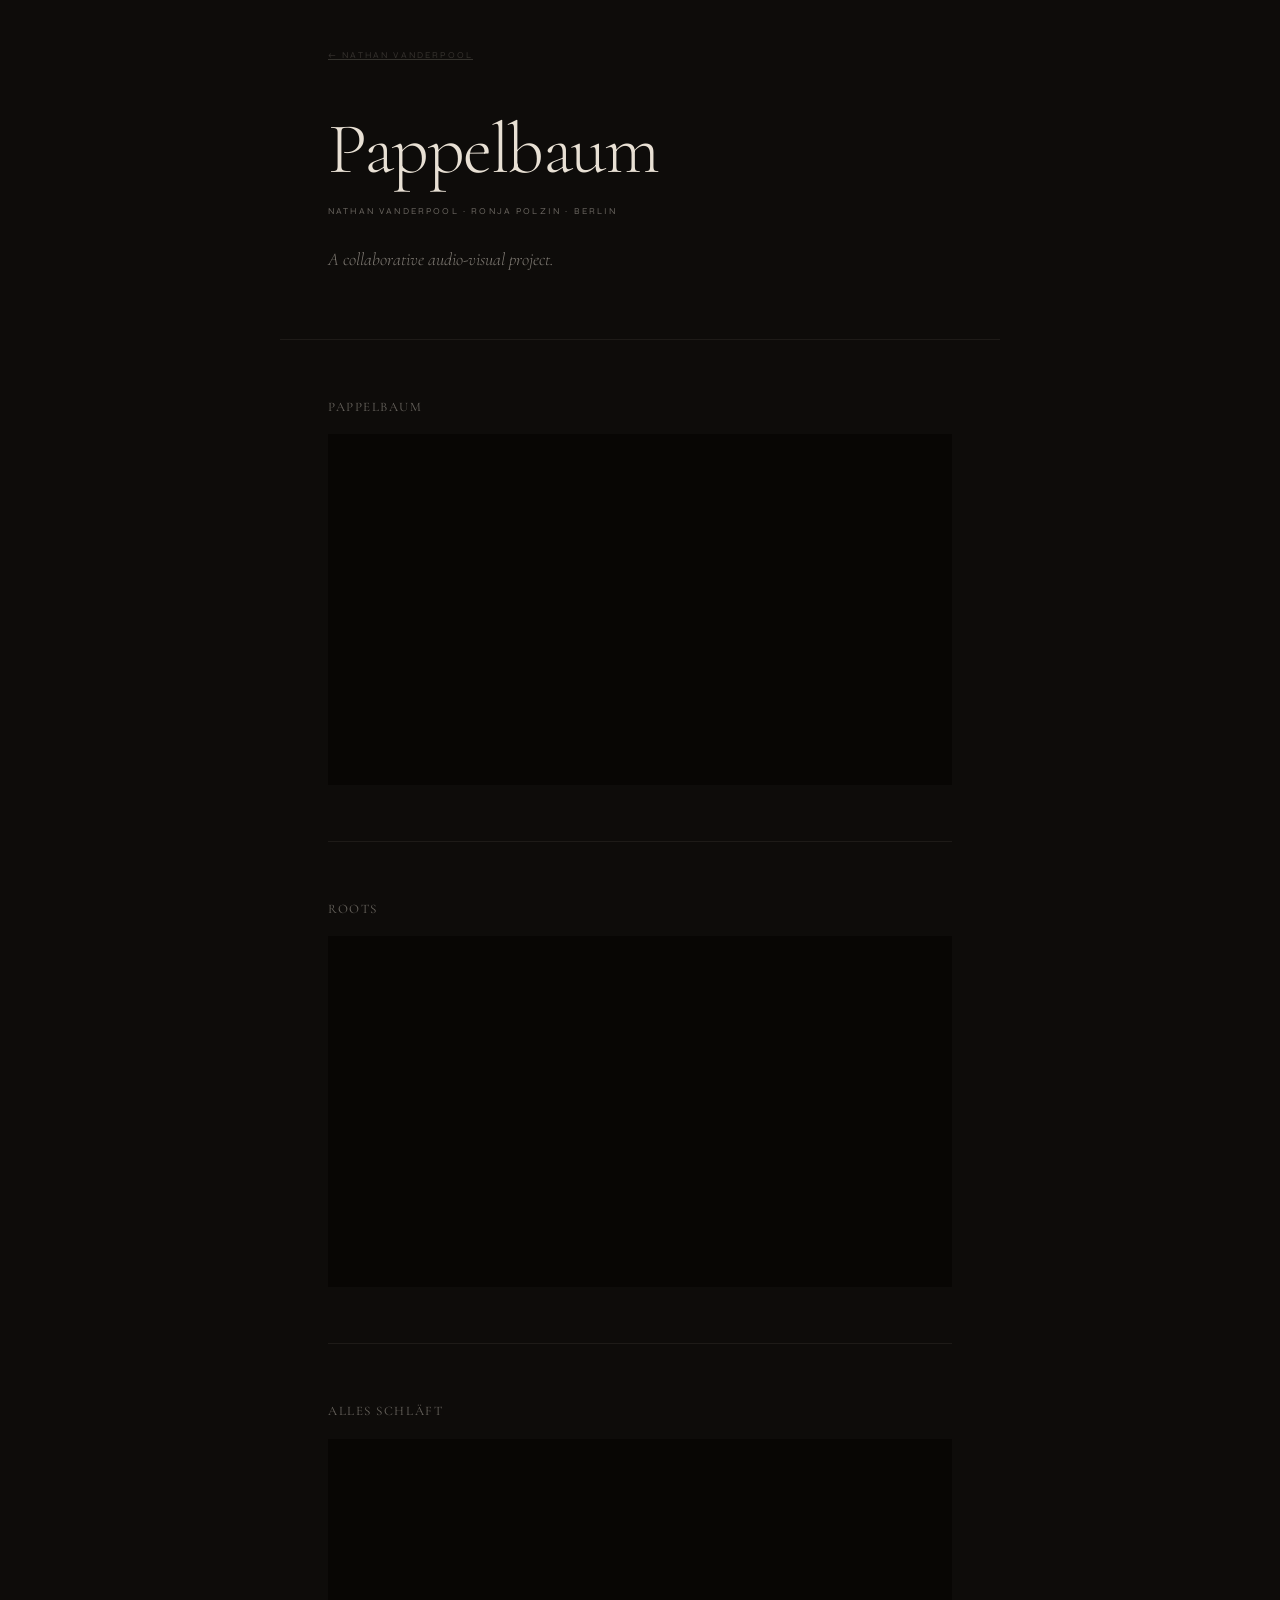
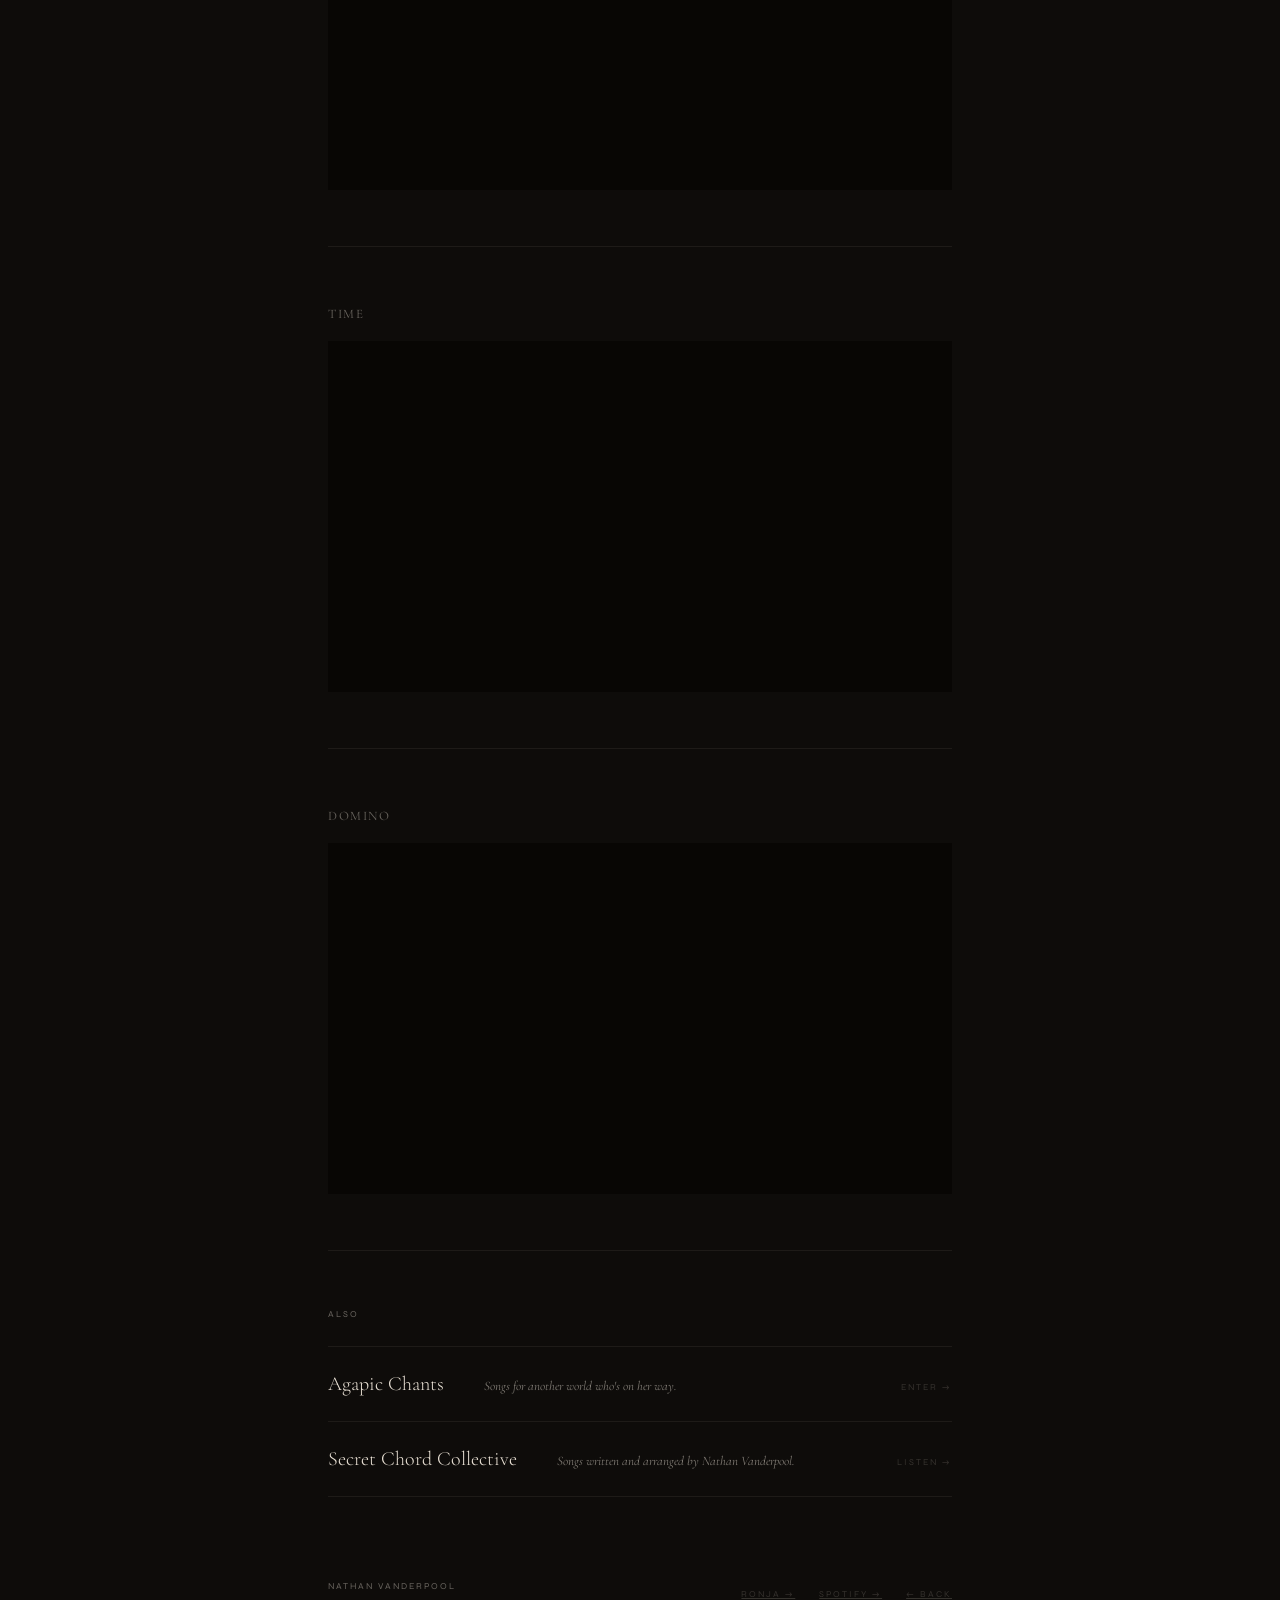
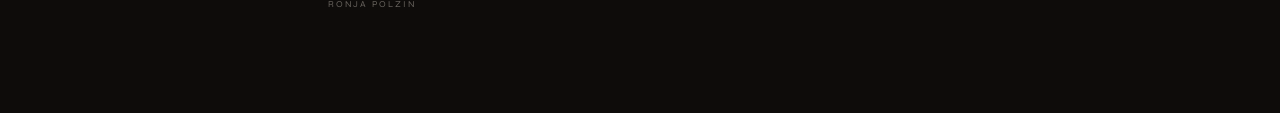
<file: pappelbaum.html>
<!DOCTYPE html>
<html lang="en">
<head>
<meta charset="UTF-8">
<meta name="viewport" content="width=device-width, initial-scale=1.0">
<title>Pappelbaum</title>
<meta name="description" content="Pappelbaum — a collaborative audio-visual project by Nathan Vanderpool and Ronja Polzin. Berlin.">
<link rel="preconnect" href="https://fonts.googleapis.com">
<link href="https://fonts.googleapis.com/css2?family=Cormorant+Garamond:ital,wght@0,300;0,400;0,500;1,300;1,400&family=Syne:wght@400;500;600&display=swap" rel="stylesheet">
<style>
:root {
  --void: #0e0c0a;
  --bone: #e8e0d4;
  --bone-soft: rgba(232,224,212,0.52);
  --bone-faint: rgba(232,224,212,0.18);
  --rule: rgba(232,224,212,0.07);
}

* { margin: 0; padding: 0; box-sizing: border-box; }
html { scroll-behavior: smooth; }

body {
  background: var(--void);
  color: var(--bone);
  font-family: 'Cormorant Garamond', Georgia, serif;
  line-height: 1.7;
  -webkit-font-smoothing: antialiased;
  padding-bottom: 100px;
}

a.silent { color: inherit; text-decoration: none; }

/* ── BACK LINK ── */
.back {
  max-width: 720px;
  margin: 0 auto;
  padding: 40px 48px 0;
}
.back a {
  font-family: 'Syne', sans-serif;
  font-size: 9px;
  letter-spacing: 0.24em;
  text-transform: uppercase;
  color: var(--bone-faint);
  transition: color 0.2s;
}
.back a:hover { color: var(--bone); }

/* ── HEADER ── */
.header {
  max-width: 720px;
  margin: 0 auto;
  padding: 48px 48px 64px;
  border-bottom: 1px solid var(--rule);
}

.header-name {
  font-family: 'Cormorant Garamond', serif;
  font-size: clamp(42px, 6vw, 72px);
  font-weight: 300;
  letter-spacing: -0.02em;
  line-height: 0.95;
  color: var(--bone);
  margin-bottom: 20px;
  opacity: 0;
  animation: fadeUp 0.9s ease 0.1s forwards;
}

.header-meta {
  font-family: 'Syne', sans-serif;
  font-size: 9px;
  letter-spacing: 0.24em;
  text-transform: uppercase;
  color: rgba(232,224,212,0.42);
  opacity: 0;
  animation: fadeUp 0.9s ease 0.3s forwards;
}

.header-desc {
  margin-top: 24px;
  font-family: 'Cormorant Garamond', serif;
  font-size: 18px;
  font-weight: 300;
  font-style: italic;
  color: var(--bone-soft);
  line-height: 1.8;
  max-width: 460px;
  opacity: 0;
  animation: fadeUp 0.9s ease 0.5s forwards;
}

/* ── VIDEOS ── */
.videos {
  max-width: 720px;
  margin: 0 auto;
  padding: 0 48px;
}

.video-item {
  padding: 56px 0;
  border-bottom: 1px solid var(--rule);
  opacity: 0;
}

.video-item:nth-child(1) { animation: fadeUp 0.9s ease 0.4s forwards; }
.video-item:nth-child(2) { animation: fadeUp 0.9s ease 0.55s forwards; }
.video-item:nth-child(3) { animation: fadeUp 0.9s ease 0.7s forwards; }
.video-item:nth-child(4) { animation: fadeUp 0.9s ease 0.85s forwards; }
.video-item:nth-child(5) { animation: fadeUp 0.9s ease 1s forwards; }

.video-title {
  font-family: 'Cormorant Garamond', serif;
  font-size: 13px;
  font-weight: 400;
  letter-spacing: 0.12em;
  text-transform: uppercase;
  color: rgba(232,224,212,0.42);
  display: block;
  margin-bottom: 16px;
}

.video-embed {
  position: relative;
  width: 100%;
  aspect-ratio: 16 / 9;
  background: #080604;
  overflow: hidden;
}

.video-embed iframe {
  position: absolute;
  inset: 0;
  width: 100%;
  height: 100%;
  border: none;
}

/* ── FOOTER ── */
.footer {
  max-width: 720px;
  margin: 80px auto 0;
  padding: 0 48px;
  display: flex;
  align-items: center;
  justify-content: space-between;
  gap: 24px;
}

.footer-names {
  font-family: 'Syne', sans-serif;
  font-size: 9px;
  letter-spacing: 0.22em;
  text-transform: uppercase;
  color: rgba(232,224,212,0.42);
  line-height: 2;
}

.footer-links {
  display: flex;
  gap: 24px;
}

.footer-links a {
  font-family: 'Syne', sans-serif;
  font-size: 9px;
  letter-spacing: 0.22em;
  text-transform: uppercase;
  color: var(--bone-faint);
  transition: color 0.2s;
}

.footer-links a:hover { color: var(--bone); }

/* ── ANIMATIONS ── */
@keyframes fadeUp {
  from { opacity: 0; transform: translateY(14px); }
  to   { opacity: 1; transform: translateY(0); }
}

/* ── MOBILE ── */
@media (max-width: 768px) {
  .back { padding: 32px 24px 0; }
  .header { padding: 36px 24px 48px; }
  .videos { padding: 0 24px; }
  .footer { padding: 0 24px; flex-direction: column; align-items: flex-start; }
  .video-item { padding: 40px 0; }
  .other-projects { padding: 0 24px; }
}

/* ── OTHER PROJECTS ── */
.other-projects {
  max-width: 720px;
  margin: 0 auto;
  padding: 0 48px;
}
.other-label {
  font-family: 'Syne', sans-serif;
  font-size: 9px;
  letter-spacing: 0.24em;
  text-transform: uppercase;
  color: rgba(232,224,212,0.42);
  display: block;
  padding: 56px 0 24px;
}
.project-strip {
  padding: 20px 0;
  border-bottom: 1px solid var(--rule);
  display: flex;
  align-items: baseline;
  justify-content: space-between;
  gap: 16px;
  transition: opacity 0.2s;
  text-decoration: none;
}
.project-strip:first-of-type { border-top: 1px solid var(--rule); }
.project-strip:hover { opacity: 0.75; }
.project-strip-name {
  font-family: 'Cormorant Garamond', serif;
  font-size: 20px;
  font-weight: 300;
  color: var(--bone);
}
.project-strip-desc {
  font-family: 'Cormorant Garamond', serif;
  font-size: 13px;
  font-style: italic;
  color: var(--bone-soft);
  flex: 1;
  padding: 0 24px;
}
.project-strip-link {
  font-family: 'Syne', sans-serif;
  font-size: 9px;
  letter-spacing: 0.22em;
  text-transform: uppercase;
  color: var(--bone-faint);
  flex-shrink: 0;
}
</style>
</head>
<body>

<!-- BACK -->
<div class="back">
  <a href="index.html">← Nathan Vanderpool</a>
</div>

<!-- HEADER -->
<header class="header">
  <h1 class="header-name">Pappelbaum</h1>
  <p class="header-meta"><a href="index.html" class="silent">Nathan Vanderpool</a> · <a href="https://www.instagram.com/roevardotter__/" target="_blank" rel="noopener" class="silent">Ronja Polzin</a> · Berlin</p>
  <p class="header-desc">A collaborative audio-visual project.</p>
</header>

<!-- VIDEOS -->
<div class="videos">

  <div class="video-item">
    <span class="video-title">Pappelbaum</span>
    <div class="video-embed">
      <iframe
        src="https://www.youtube-nocookie.com/embed/1CUUDYL68EQ?rel=0&modestbranding=1&color=white"
        title="Pappelbaum"
        allow="accelerometer; autoplay; clipboard-write; encrypted-media; gyroscope; picture-in-picture"
        allowfullscreen>
      </iframe>
    </div>
  </div>

  <div class="video-item">
    <span class="video-title">Roots</span>
    <div class="video-embed">
      <iframe
        src="https://www.youtube-nocookie.com/embed/TNbK0ZBJ3gs?rel=0&modestbranding=1&color=white"
        title="Roots"
        allow="accelerometer; autoplay; clipboard-write; encrypted-media; gyroscope; picture-in-picture"
        allowfullscreen>
      </iframe>
    </div>
  </div>

  <div class="video-item">
    <span class="video-title">Alles schläft</span>
    <div class="video-embed">
      <iframe
        src="https://www.youtube-nocookie.com/embed/tbq9T0ONioI?rel=0&modestbranding=1&color=white"
        title="Alles schläft"
        allow="accelerometer; autoplay; clipboard-write; encrypted-media; gyroscope; picture-in-picture"
        allowfullscreen>
      </iframe>
    </div>
  </div>

  <div class="video-item">
    <span class="video-title">Time</span>
    <div class="video-embed">
      <iframe
        src="https://www.youtube-nocookie.com/embed/e13cJsHM6mo?rel=0&modestbranding=1&color=white"
        title="Time"
        allow="accelerometer; autoplay; clipboard-write; encrypted-media; gyroscope; picture-in-picture"
        allowfullscreen>
      </iframe>
    </div>
  </div>

  <div class="video-item">
    <span class="video-title">Domino</span>
    <div class="video-embed">
      <iframe
        src="https://www.youtube-nocookie.com/embed/LbKn_4SkFrY?rel=0&modestbranding=1&color=white"
        title="Domino"
        allow="accelerometer; autoplay; clipboard-write; encrypted-media; gyroscope; picture-in-picture"
        allowfullscreen>
      </iframe>
    </div>
  </div>

</div>

<!-- OTHER PROJECTS -->
<div class="other-projects">
  <span class="other-label">Also</span>
  <a href="https://agapicchants.com" target="_blank" rel="noopener" class="project-strip">
    <span class="project-strip-name">Agapic Chants</span>
    <span class="project-strip-desc">Songs for another world who's on her way.</span>
    <span class="project-strip-link">Enter →</span>
  </a>
  <a href="secret-chord-collective.html" class="project-strip">
    <span class="project-strip-name">Secret Chord Collective</span>
    <span class="project-strip-desc">Songs written and arranged by Nathan Vanderpool.</span>
    <span class="project-strip-link">Listen →</span>
  </a>
</div>

<!-- FOOTER -->
<footer class="footer">
  <div class="footer-names">
    <a href="index.html" class="silent">Nathan Vanderpool</a><br>
    <a href="https://www.instagram.com/roevardotter__/" target="_blank" rel="noopener" class="silent">Ronja Polzin</a>
  </div>
  <div class="footer-links">
    <a href="https://www.instagram.com/roevardotter__/" target="_blank" rel="noopener">Ronja →</a>
    <a href="https://open.spotify.com/intl-de/artist/1zGuLgtk8n8zzMNl2agpC3" target="_blank" rel="noopener">Spotify →</a>
    <a href="index.html">← Back</a>
  </div>
</footer>

</body>
</html>
</file>
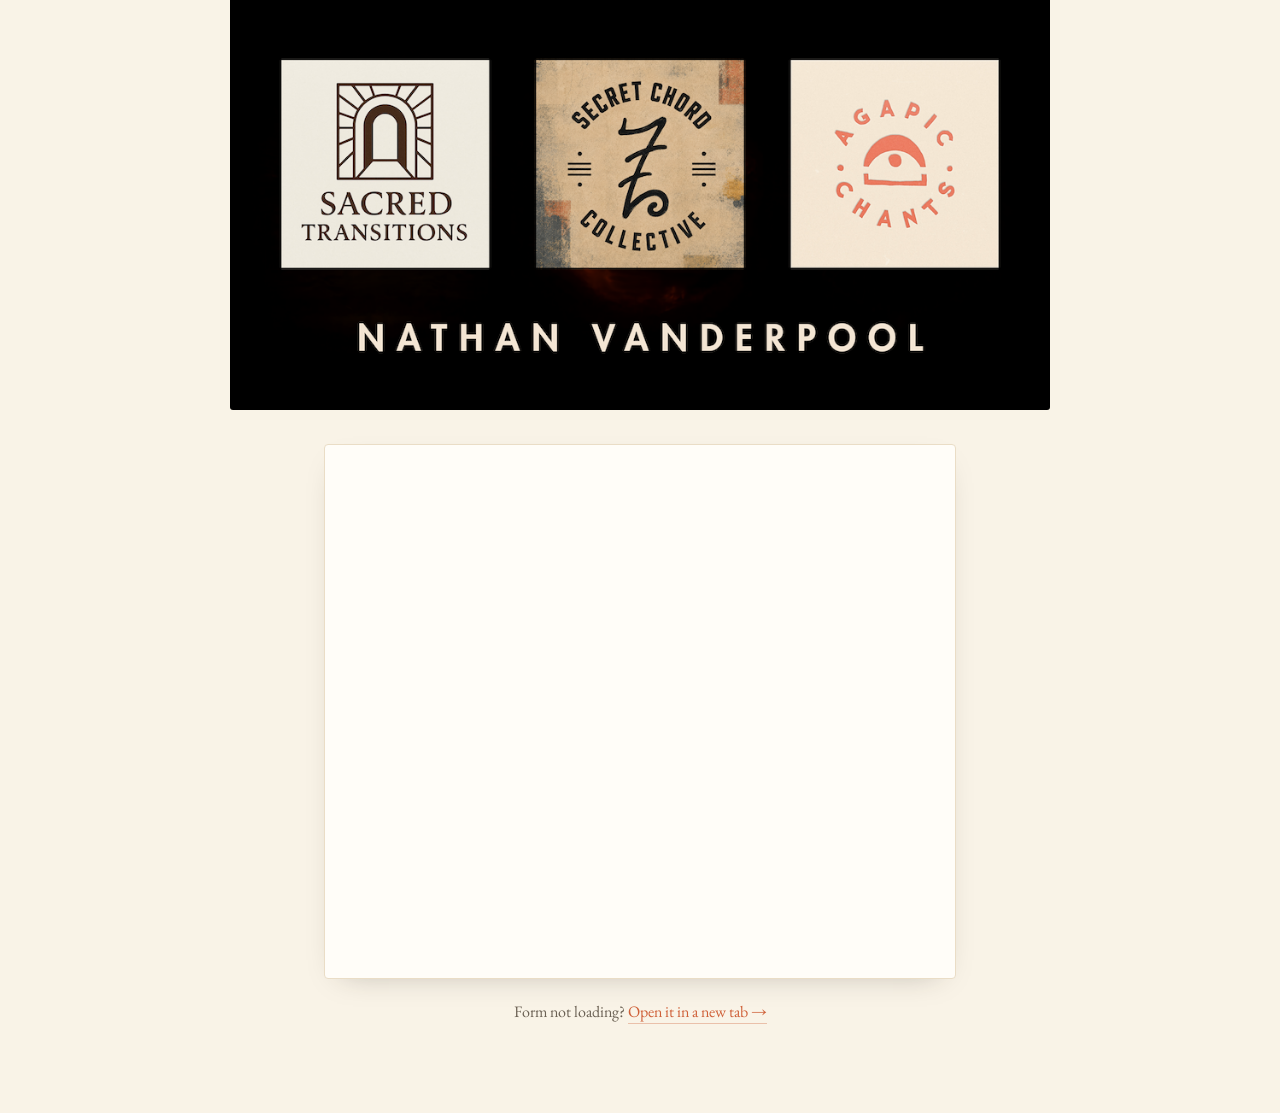
<file: signup.html>
<!DOCTYPE html>
<html lang="en">
<head>
  <meta charset="UTF-8" />
  <meta name="viewport" content="width=device-width, initial-scale=1.0" />
  <title>Nathan Vanderpool — Stay in touch</title>
  <link rel="preconnect" href="https://fonts.googleapis.com" />
  <link rel="preconnect" href="https://fonts.gstatic.com" crossorigin />
  <link href="https://fonts.googleapis.com/css2?family=Cormorant+Garamond:ital,wght@0,400;0,500;0,600;1,400&family=EB+Garamond:ital,wght@0,400;0,500;1,400&display=swap" rel="stylesheet" />
  <style>
    :root {
      --cream: #f9f3e7;
      --cream-edge: #eaddc6;
      --coral: #cf6038;
      --coral-deep: #b24e2b;
      --ink: #2c2620;
      --ink-soft: #6b6154;
    }

    * { box-sizing: border-box; }

    html { -webkit-text-size-adjust: 100%; }

    body {
      margin: 0;
      background-color: var(--cream);
      color: var(--ink);
      font-family: "EB Garamond", Georgia, serif;
      font-size: 19px;
      line-height: 1.6;
      -webkit-font-smoothing: antialiased;
      text-rendering: optimizeLegibility;
    }

    .wrap {
      max-width: 680px;
      margin: 0 auto;
      padding: 0 24px 72px;
    }

    /* Banner */
    .banner {
      display: block;
      width: 100%;
      height: auto;
      margin: 0 auto;
      border-radius: 0 0 3px 3px;
    }

    .banner-frame {
      max-width: 820px;
      margin: 0 auto 8px;
    }

    /* Intro copy */
    .intro {
      text-align: center;
      padding: 44px 8px 34px;
    }

    .eyebrow {
      font-family: "EB Garamond", Georgia, serif;
      font-size: 15px;
      letter-spacing: 0.22em;
      text-transform: uppercase;
      color: var(--coral);
      margin: 0 0 18px;
    }

    h1 {
      font-family: "Cormorant Garamond", Georgia, serif;
      font-weight: 500;
      font-size: clamp(34px, 6vw, 50px);
      line-height: 1.08;
      letter-spacing: 0.005em;
      margin: 0 0 20px;
    }

    .lede {
      max-width: 30em;
      margin: 0 auto;
      font-size: 21px;
      color: var(--ink);
    }

    .lede .quiet { color: var(--ink-soft); }

    /* Divider */
    .rule {
      width: 44px;
      height: 1px;
      background: var(--coral);
      border: 0;
      margin: 30px auto 0;
      opacity: 0.7;
    }

    /* Form embed */
    .form-card {
      margin-top: 34px;
      border: 1px solid var(--cream-edge);
      border-radius: 4px;
      background: #fffdf8;
      box-shadow: 0 10px 30px -18px rgba(44, 38, 32, 0.35);
      overflow: hidden;
    }

    .airtable-embed {
      display: block;
      width: 100%;
      height: 533px;
      background: transparent;
      border: 0;
    }

    /* Fallback link if the embed is blocked */
    .fallback {
      text-align: center;
      margin-top: 20px;
      font-size: 16px;
      color: var(--ink-soft);
    }

    .fallback a {
      color: var(--coral);
      text-decoration: none;
      border-bottom: 1px solid rgba(207, 96, 56, 0.35);
      padding-bottom: 1px;
    }

    .fallback a:hover { border-bottom-color: var(--coral); }

    @media (max-width: 520px) {
      body { font-size: 18px; }
      .intro { padding: 32px 4px 26px; }
      .lede { font-size: 19px; }
    }
  </style>
</head>
<body>
  <div class="banner-frame">
    <img class="banner" src="3_logos_nv.png" alt="Agapic Chants · Secret Chord Collective · Sacred Transitions — Nathan Vanderpool" />
  </div>

  <div class="wrap">
    <div class="form-card">
      <iframe
        class="airtable-embed"
        src="https://airtable.com/embed/appIhsyHzVsNDtbJG/pagSePJRCTdVUx2Lr/form"
        title="Sign up to stay in touch"
        frameborder="0"
        width="100%"
        height="533"
      ></iframe>
    </div>

    <p class="fallback">Form not loading? <a href="https://airtable.com/embed/appIhsyHzVsNDtbJG/pagSePJRCTdVUx2Lr/form" target="_blank" rel="noopener">Open it in a new tab →</a></p>
  </div>
</body>
</html>
</file>
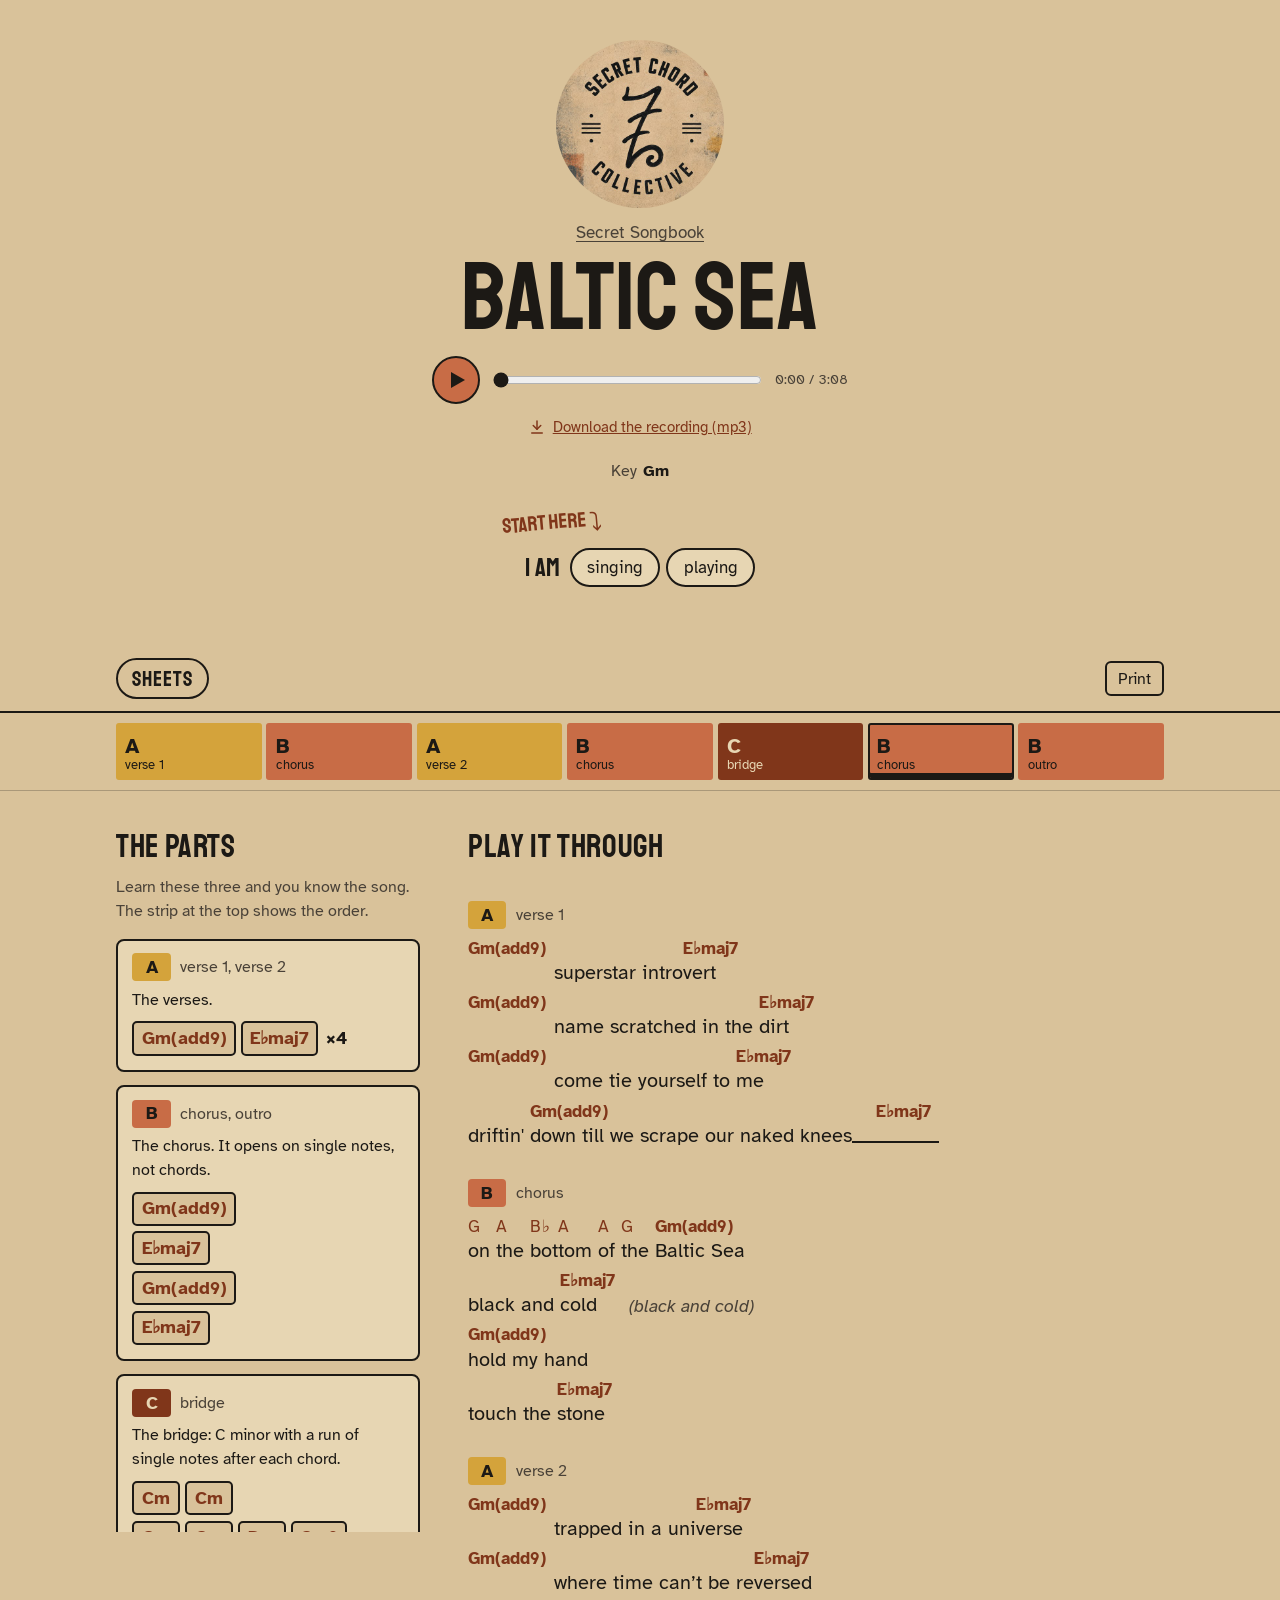
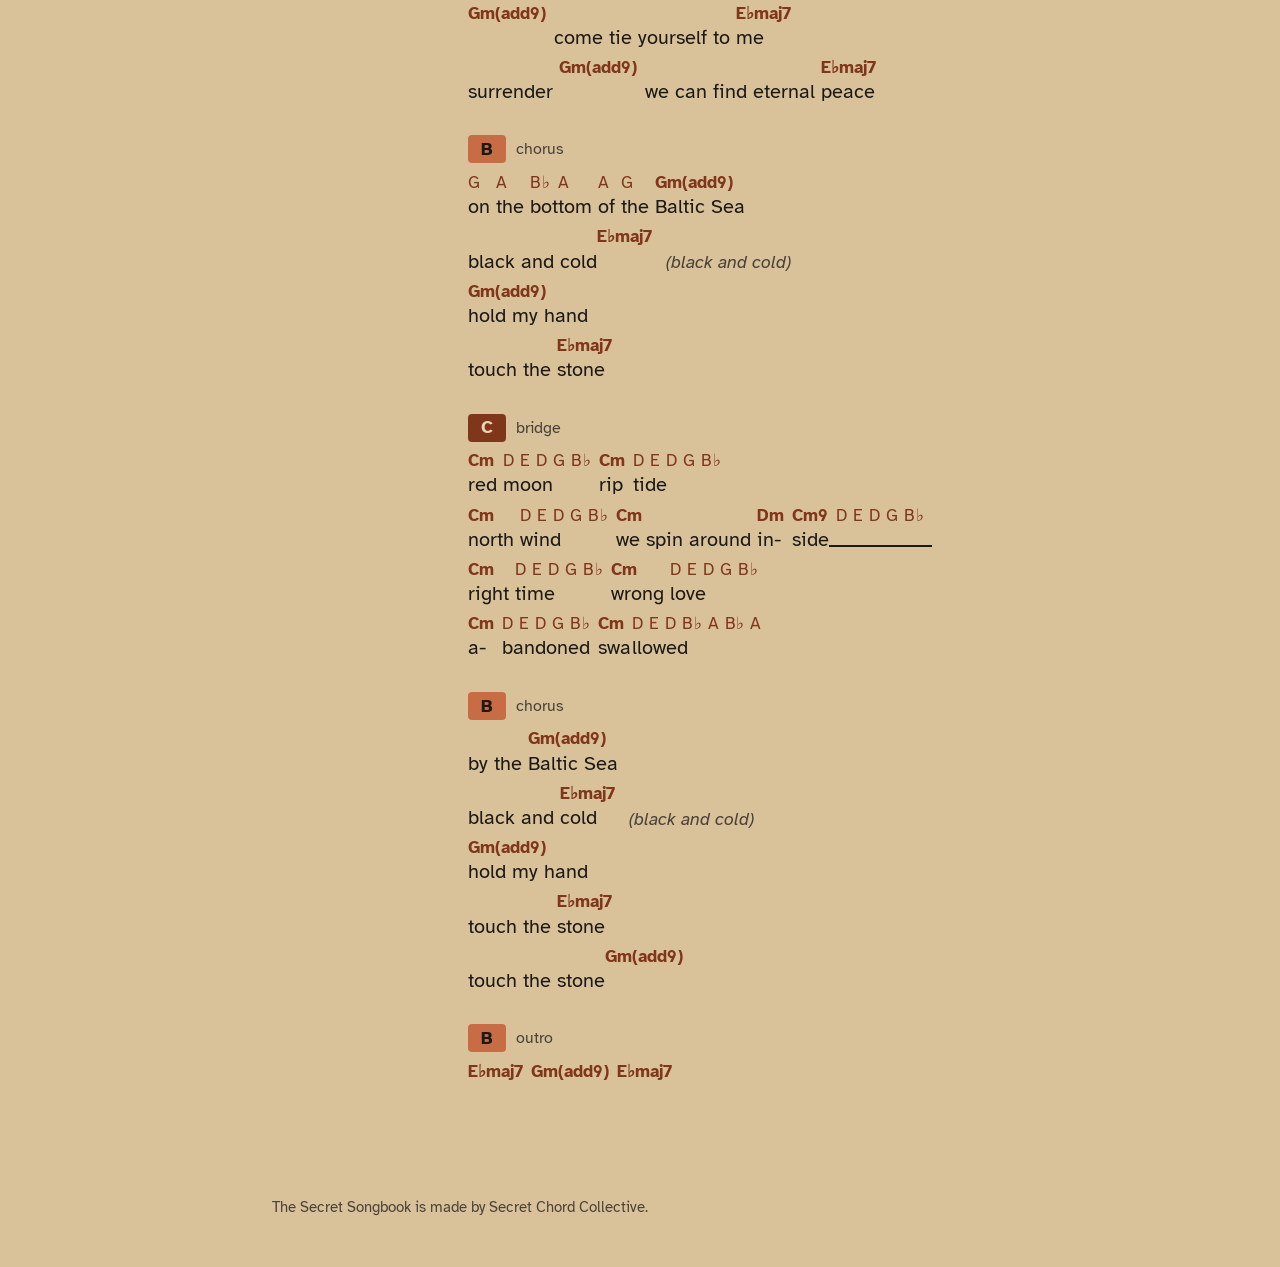
<file: songbook/baltic-sea.html>
<!DOCTYPE html>
<html lang="en">
<head>
<meta charset="utf-8">
<meta name="viewport" content="width=device-width, initial-scale=1, viewport-fit=cover">
<title>Baltic Sea | Secret Songbook</title>
<meta name="description" content="Baltic Sea by Secret Chord Collective: words and your part to learn and sing along.">
<meta property="og:title" content="Baltic Sea | Secret Songbook">
<meta property="og:description" content="Words and your part to learn and sing along.">
<link rel="stylesheet" href="assets/fonts.css">
<!-- Add to home screen: the logo, named "Songbook"; the pages keep working offline (sw.js) -->
<link rel="manifest" href="manifest.webmanifest">
<link rel="icon" href="assets/icons/favicon-32.png" sizes="32x32">
<link rel="apple-touch-icon" href="assets/icons/apple-touch-icon.png">
<meta name="apple-mobile-web-app-title" content="Songbook">
<meta name="apple-mobile-web-app-capable" content="yes">
<meta name="mobile-web-app-capable" content="yes">
<meta name="theme-color" content="#d9c29a">
<style>
  :root {
    --kraft: #d9c29a;
    --kraft-light: #e7d6b3;
    --ink: #1c1915;
    --ink-soft: #4a4238;
    --rust: #c86c46;
    --rust-ink: #80361a;
    --mustard: #d4a33b;
    --slate: #454b52;
    --display: "Staatliches", "Arial Narrow", Impact, sans-serif;
    --bar-h: 3.9rem;
    --body: "Atkinson Hyperlegible", "Helvetica Neue", Arial, sans-serif;
    box-sizing: border-box;
    padding-top: env(safe-area-inset-top, 0px);
    padding-bottom: env(safe-area-inset-bottom, 0px);
  }
  *, *::before, *::after { box-sizing: inherit; }
  html { scroll-padding-top: 9.5rem; }
  body {
    margin: 0;
    background: var(--kraft);
    color: var(--ink);
    font-family: var(--body);
    font-size: 1.125rem;
    line-height: 1.5;
  }
  /* Color blocks in the corners, borrowed from the logo's worn print patches */
  body::before {
    content: "";
    position: fixed; inset: 0; z-index: -1; pointer-events: none;
    background:
      linear-gradient(var(--rust), var(--rust)) right 0 top 0 / 9vw 20vh no-repeat,
      linear-gradient(var(--slate), var(--slate)) left 0 bottom 0 / 7vw 30vh no-repeat,
      linear-gradient(var(--rust), var(--rust)) left 7vw bottom 8vh / 6vw 14vh no-repeat,
      linear-gradient(var(--mustard), var(--mustard)) right 0 bottom 26vh / 5vw 9vh no-repeat;
    opacity: .45;
    display: none;
  }
  @media (min-width: 1600px) { body::before { display: block; } }
  img { max-width: 100%; }
  [hidden] { display: none !important; }
  select { max-width: 100%; }
  button, select, input { font: inherit; color: inherit; }
  :focus-visible { outline: 3px solid var(--rust-ink); outline-offset: 2px; }

  .wrap { max-width: 46rem; margin: 0 auto; padding: 0 1.25rem; }

  /* Header */
  header.song-head { padding: 2.5rem 0 1.75rem; text-align: center; }
  header.song-head img { display: block; margin: 0 auto .75rem; width: 168px; height: 168px; border-radius: 50%; object-fit: cover; background: var(--kraft-light); }
  .collective { margin: 0; font-size: 1.05rem; color: var(--ink-soft); }
  .collective a { color: inherit; text-decoration-thickness: 1px; text-underline-offset: 3px; }
  h1 {
    font-family: var(--display); font-weight: 400;
    font-size: clamp(3.2rem, 11vw, 6rem); line-height: .9; letter-spacing: .01em;
    margin: .1em 0 .15em;
  }
  .facts { display: flex; flex-wrap: wrap; justify-content: center; gap: .25rem 1.5rem; margin: 0; font-size: 1rem; }
  .facts div { display: flex; gap: .4rem; }
  .facts dt { color: var(--ink-soft); }
  .facts dd { margin: 0; font-weight: 700; }
  .source { margin: .6rem 0 0; font-size: 1rem; color: var(--ink-soft); }

  /* Role picker */
  .role { display: flex; flex-wrap: wrap; justify-content: center; align-items: center; gap: .4rem; margin: 1.1rem 0 0; }
  .role-lead { font-family: var(--display); font-size: 1.6rem; margin-right: .2rem; }
  .pick { border: 2px solid var(--ink); background: var(--kraft-light); border-radius: 999px; padding: .3rem .95rem; cursor: pointer; font-size: 1.05rem; }
  .pick.small { font-size: .95rem; padding: .2rem .75rem; }
  .pick[aria-pressed="true"] { background: var(--ink); color: var(--kraft); }
  .pick:hover { box-shadow: 0 0 0 2px var(--ink); }
  .inst { display: none; margin-top: .6rem; }
  body.role-play.role-chosen .inst { display: flex; }
  .start { margin: 1.2rem 0 -.6rem; font-family: var(--display); font-size: 1.3rem; color: var(--rust-ink);
           transform: translateX(-5.5rem) rotate(-5deg); }
  .start span { display: inline-block; font-family: var(--body); font-size: 1.6rem; transform: translateY(.35rem); }
  .role-note { margin: .6rem 0 0; font-size: .95rem; color: var(--ink-soft); min-height: 1.4em; }

  /* Singing: words first, player tools out of the way */
  body.role-sing [data-for="play"] { display: none !important; }
  body.role-sing .parts { display: none; }
  body.role-sing .line { font-size: 1.45rem; }
  @media (min-width: 1000px) { body.role-sing .layout { grid-template-columns: 1fr; max-width: 46rem; margin: 0 auto; } }
  /* Playing: chords lead, words become the cue */
  body.role-play [data-for="sing"] { display: none !important; }


  /* Practice (singers) */
  .practice { display: none; margin-top: 1.5rem; }
  body.role-sing .practice { display: block; }
  .practice h2 { margin-top: 0; }
  .ctl-row { display: flex; flex-wrap: wrap; align-items: center; gap: .4rem .6rem; margin: .6rem 0; }
  .range-line { display: none; margin: .2rem 0 0; font-size: 1.05rem; }
  body.role-sing .range-line { display: block; }
  .hear { border: 0; background: none; padding: 0 .15rem; text-decoration: underline; cursor: pointer; color: var(--rust-ink); font-weight: 700; }
  #roll { display: block; width: 100%; height: 190px; background: var(--kraft-light); border: 2px solid var(--ink); border-radius: 8px; touch-action: pan-y; cursor: grab; }
  #roll.dragging { cursor: grabbing; }
  .play { font-family: var(--display); font-size: 1.4rem; padding: .25rem 1.3rem .15rem; border: 2px solid var(--ink); border-radius: 999px; background: var(--rust); cursor: pointer; }
  .play[aria-pressed="true"] { background: var(--ink); color: var(--kraft); }
  .legend-line { display: flex; flex-wrap: wrap; align-items: center; gap: .35rem; font-size: .95rem; margin: .6rem 0 .35rem; }
  .legend-line span { width: 1.4rem; height: .55rem; border-radius: 3px; display: inline-block; }
  .legend-line .key-nathan { margin-left: .8rem; }
  .legend-line b { font-weight: 400; }
  .key-you { background: var(--rust-ink); }
  .key-nathan { background: var(--slate); }
  .lg-pair { display: inline-flex; align-items: center; gap: .35rem; font-style: normal; white-space: nowrap; }
  .lg-pair[hidden] { display: none; }
  .legend-line .key-other { background: transparent; border: 2px solid var(--ink); margin-left: .8rem; box-sizing: border-box; }
  /* Songs with more than one backing part: every line shows, and each one can be switched on or off for listening */
  .voices-row { display: none; }
  body.multi-part .voices-row { display: flex; }
  body.multi-part #balanceRow { display: none; }
  .voices-lead { font-size: .95rem; margin-right: .2rem; }
  .voices-row .pick .tick { display: inline-block; width: 1.1em; }
  .listen { display: flex; align-items: center; gap: .7rem; margin: .4rem auto .7rem; max-width: 26rem; }
  .pp { flex: none; width: 3rem; height: 3rem; border-radius: 50%; border: 2px solid var(--ink); background: var(--rust);
        display: grid; place-items: center; cursor: pointer; padding: 0; }
  .pp-icon { width: 0; height: 0; border-style: solid; border-width: .55rem 0 .55rem .9rem;
             border-color: transparent transparent transparent var(--ink); margin-left: .2rem; }
  .pp[aria-pressed="true"] { background: var(--ink); }
  .pp[aria-pressed="true"] .pp-icon { width: .8rem; height: 1.05rem; border: 0; margin: 0;
             border-left: .28rem solid var(--kraft); border-right: .28rem solid var(--kraft); }
  .listen input[type="range"] { flex: 1; min-width: 6rem; accent-color: var(--ink); }
  .rec-time { font-size: .9rem; white-space: nowrap; font-variant-numeric: tabular-nums; color: var(--ink-soft); }
  /* No mp3 yet: the player stays as a placeholder */
  .listen.missing .pp { background: var(--kraft-light); border-color: var(--ink-soft); cursor: default; }
  .listen.missing .pp-icon { border-left-color: var(--ink-soft); }
  .listen.missing input { opacity: .45; }
  /* A demo or sketch recording says so, quietly: a tag in the player and one line under it */
  .rec-kind { flex: none; font-family: 'Staatliches', sans-serif; font-size: .9rem; letter-spacing: .06em; line-height: 1; padding: .2rem .45rem; border: 1.5px solid var(--ink-soft); border-radius: 3px; color: var(--ink-soft); }
  .rec-dl { margin: -.6rem auto .6rem; text-align: center; }
  .rec-dl a { display: inline-flex; align-items: center; gap: .4rem; min-height: 44px; font-size: .95rem; color: var(--rust-ink); }
  .rec-dl a:hover { color: var(--ink); }
  .rec-note { margin: -.3rem auto .8rem; max-width: 26rem; font-size: .9rem; line-height: 1.4; color: var(--ink-soft); text-align: center; }
  #form a.hearing { outline: 3px dashed var(--ink); outline-offset: -3px; }
  .tag { display: none; font-size: .7rem; font-weight: 700; font-style: normal; letter-spacing: .02em; border-radius: 3px;
         padding: .05rem .3rem; margin-right: .3rem; vertical-align: .2em; line-height: 1.2; }
  .tag.nathan { background: var(--slate); color: var(--kraft-light); }
  .tag.you { background: var(--rust-ink); color: var(--kraft-light); }
  .who-sings { display: none; font-size: 1rem; background: var(--kraft-light); border-left: 4px solid var(--rust-ink); padding: .5rem .75rem; margin: .25rem 0 0; }
  .who-sings .tag { display: inline; }
  body.role-sing .who-sings { display: block; }
  body.role-sing .tag { display: inline; }
  body.role-sing .solo { color: var(--slate); font-style: italic; }
  body.role-sing .echo { color: var(--ink); font-style: italic; }
  /* The sheet music gets most of the screen, with its own size buttons and a full-screen mode */
  .staff-box { display: none; position: relative; max-height: 72vh; max-height: 72svh; overflow: auto; background: #fbf6ec;
               border: 2px solid var(--ink); border-radius: 8px; }
  body.view-staff .staff-box { display: block; }
  .staff-tools { display: none; flex-wrap: wrap; align-items: center; justify-content: flex-end; gap: .5rem; margin: 0 0 .5rem; }
  body.view-staff .staff-tools { display: flex; }
  .speed { display: inline-flex; align-items: center; gap: .35rem; font-size: .95rem; color: var(--ink-soft); margin-left: auto; }
  .speed select { font: inherit; color: var(--ink); background: var(--kraft-light); border: 2px solid var(--ink); border-radius: 6px; min-height: 44px; padding: 0 .4rem; }
  .show-row { flex: 1 1 100%; display: flex; flex-wrap: wrap; align-items: center; gap: .4rem; }
  .show-row .pick .tick { display: inline-block; width: 1.1em; }
  .staff-tools .zoom { display: inline-flex; align-items: center; gap: .3rem; }
  .staff-tools .zoom-lead { font-size: .9rem; color: var(--ink-soft); }
  .staff-tools .staff-play { display: none; margin-right: auto; }
  body.staff-full { overflow: hidden; }
  body.staff-full .staff-wrap { position: fixed; inset: 0; z-index: 30; background: var(--kraft); display: flex; flex-direction: column;
               padding: .5rem .5rem calc(.5rem + env(safe-area-inset-bottom, 0px)); }
  body.staff-full .staff-box { flex: 1; max-height: none; }
  body.staff-full .staff-tools .staff-play { display: inline-flex; }
  body.view-staff #roll, body.view-staff .legend-line { display: none; }
  #staff svg { display: block; }
  .bar-mark { position: absolute; display: none; background: rgba(192,99,61,.18); border-bottom: 3px solid var(--rust); pointer-events: none; }
  .staff-note { padding: 1rem; font-size: 1rem; }
  .fade-row { display: none; }
  body.role-sing .fade-row { display: flex; }
  .fade-lead { font-weight: 700; font-size: 1rem; }
  .tag.rest { background: transparent; color: var(--ink-soft); border: 1px solid var(--ink-soft); }
  .sing-only { display: none; }
  body.role-sing .sing-only { display: inline; }
  body.role-sing .not-sing { display: none; }
  .steps b { font-weight: 700; margin-right: .2rem; }
  .settings { font-size: .9rem; color: var(--ink-soft); gap: .3rem .5rem; }
  .settings select { font-size: .9rem; padding: .05rem .3rem; }
  /* first word of a line: tap to hear your starting note (singing view only) */
  body.role-sing .fn { text-decoration: underline dotted var(--rust-ink); text-decoration-thickness: 2px; text-underline-offset: 4px; cursor: pointer; position: relative; }
  body.role-sing .fn.sounding::after { content: attr(data-note); position: absolute; left: 0; top: -1.6em; font-size: .8rem; font-weight: 700; font-style: normal;
      background: var(--rust-ink); color: var(--kraft-light); padding: .05rem .35rem; border-radius: 3px; white-space: nowrap; }
  /* singing: the recording player is pinned in the bar instead of the view buttons */
  body.role-sing .bar .toggle, body.role-sing .bar .spacer { display: none; }
  body.role-sing .bar .wrap { flex-wrap: nowrap; }
  body.role-sing .bar .plain { flex: none; order: 2; }
  .bar .listen { margin: 0 auto; max-width: 40rem; width: 100%; }
  /* on touch screens every control gets a finger-sized target */
  @media (pointer: coarse) {
    .pick, .pick.small, .plain, .toggle, .play { min-height: 44px; }
    .listen input[type="range"] { height: 44px; }
    .hear { padding: .5rem .2rem; margin: -.5rem 0; }
  }
  .riff { margin-top: 2rem; }
  body.role-sing .riff { display: none; }
  .riff h2 { font-family: var(--display); font-weight: 400; font-size: 2rem; margin: 0 0 .25rem; letter-spacing: .02em; }
  .riff-views { display: none; gap: .4rem; }
  .capo-row { display: none; flex-wrap: wrap; align-items: center; gap: .3rem .6rem; margin: .2rem 0 .6rem; }
  body.riff-capo .capo-row { display: flex; }
  .capo-row label { font-weight: 700; }
  .capo-shapes { flex-basis: 100%; margin: 0; font-size: .95rem; }
  body.riff-tabbable .riff-views { display: inline-flex; }
  .riff-box { background: #fbf6ec; border: 2px solid var(--ink); border-radius: 8px; overflow-x: auto; padding: .5rem .25rem .25rem; }
  .riff-key { margin: 0 .5rem .2rem; font-size: .95rem; }
  .riff-box { position: relative; }
  .riff-cursor { position: absolute; width: 3px; background: var(--rust); border-radius: 2px; pointer-events: none; box-shadow: 0 0 0 3px rgba(192,99,61,.18); }
  .riff-key b { font-weight: 700; }
  #riffMusic svg { display: block; }
  @media print { .riff .ctl-row, .capo-row { display: none !important; } .riff-box { border: 0; overflow: visible; padding: 0; background: none; }
    #riffMusic svg { width: 100% !important; height: auto !important; } .riff { break-inside: avoid; margin-top: 3mm; } .riff h2 { font-size: 14pt; } }
  .setting-now { font-weight: 700; color: var(--kraft-light); background: var(--rust-ink); border-radius: 4px; padding: 0 .45rem; }
  body.role-sing .setting-now { display: none; }
  .sheet-badge { font-family: var(--body); font-size: .75rem; font-weight: 700; margin-left: .4rem; vertical-align: .15em;
                 background: var(--rust-ink); color: var(--kraft-light); border-radius: 3px; padding: .05rem .3rem; }
  .sheet-badge:empty { display: none; }
  @media print { .setting-now { color: #000; background: none; border: 1pt solid #000; } }
  body.no-score .practice, body.no-score .range-line { display: none !important; }
  body.no-chords .parts, body.no-chords #capoRow, body.no-chords .row:has(#numbers) { display: none !important; }
  .part-pick { display: none; margin-top: .5rem; }
  body.role-sing.multi-part .part-pick { display: flex; }
  .ghost { color: transparent; text-decoration: underline; text-decoration-color: var(--ink-soft); text-decoration-thickness: 1px; }

  /* Toolbar */
  .bar {
    position: sticky; top: 0; z-index: 5;
    background: var(--kraft);
    border-bottom: 2px solid var(--ink);
    padding: .75rem 0 .75rem;
    padding-top: calc(.75rem + env(safe-area-inset-top, 0px));
  }
  .bar .wrap { display: flex; gap: .5rem; align-items: center; flex-wrap: wrap; }
  .toggle {
    font-family: var(--display); font-size: 1.35rem; letter-spacing: .04em;
    padding: .2rem .9rem .1rem; border: 2px solid var(--ink); border-radius: 999px;
    background: transparent; cursor: pointer;
  }
  .toggle[aria-pressed="true"] { background: var(--ink); color: var(--kraft); }
  .bar .spacer { flex: 1; }
  .plain {
    border: 2px solid var(--ink); background: transparent; border-radius: 6px;
    padding: .2rem .7rem; cursor: pointer; font-size: 1rem;
  }
  .plain:hover, .toggle:hover { box-shadow: 0 0 0 2px var(--ink); }

  /* Sheets panel */
  #sheets { display: none; margin: 1.25rem 0 0; background: var(--kraft-light); border: 2px solid var(--ink); border-radius: 10px; padding: 1rem 1.1rem 1.1rem; }
  body.sheets-on #sheets { display: block; }
  .sheets-head { display: none; }
  .row { display: flex; flex-wrap: wrap; gap: .5rem 1rem; align-items: center; padding: .55rem 0; border-top: 1px solid rgba(28,25,21,.18); }
  .row:first-child { border-top: 0; padding-top: 0; }
  .row > .label { min-width: 7.5rem; font-weight: 700; }
  .stepper { display: inline-flex; align-items: center; gap: .4rem; }
  .stepper output { min-width: 3.2rem; text-align: center; font-weight: 700; font-size: 1.2rem; }
  .hint { font-size: .95rem; color: var(--ink-soft); }
  select, input[type="number"] { background: var(--kraft); border: 2px solid var(--ink); border-radius: 6px; padding: .15rem .4rem; }
  input[type="number"] { width: 4.5rem; }
  .check { display: inline-flex; align-items: center; gap: .4rem; cursor: pointer; }
  .check input { width: 1.1rem; height: 1.1rem; accent-color: var(--ink); }
  .soon { opacity: .6; }


  /* Form strip: the one bold element. Sticks under the toolbar so you always know where you are. */
  nav.form { position: sticky; top: var(--bar-h); z-index: 4; background: var(--kraft); padding: .6rem 0; border-bottom: 1px solid rgba(28,25,21,.25); }
  #form { display: flex; gap: .3rem; }
  #form a {
    flex: 1 1 0; min-width: 0; display: flex; flex-direction: column; justify-content: flex-end; gap: .1rem;
    text-decoration: none; color: var(--ink); padding: .7rem .45rem .35rem; border-radius: 3px;
    border: 2px solid transparent;
  }
  #form a b { font-weight: 700; font-size: 1.3rem; line-height: 1; }
  #form a span { font-size: .8rem; line-height: 1.1; overflow: hidden; white-space: nowrap; text-overflow: ellipsis; }
  #form a.here { border-color: var(--ink); box-shadow: inset 0 -5px 0 var(--ink); }
  .pa  { background: var(--mustard); color: var(--ink); }
  .pb1 { background: var(--rust); color: var(--ink); }
  .pb2 { background: var(--rust-ink); color: var(--kraft-light) !important; }
  .pc  { background: var(--slate); color: var(--kraft-light) !important; }   /* a fourth part, like a bridge */

  /* Headings */
  main > h2, .parts > h2 { font-family: var(--display); font-weight: 400; font-size: 2rem; margin: 2rem 0 .25rem; letter-spacing: .02em; }
  .lede { margin: 0 0 1rem; color: var(--ink-soft); font-size: 1rem; }
  .badge { font-weight: 700; font-size: 1.15rem; line-height: 1; padding: .3rem .5rem; border-radius: 4px; min-width: 2.4rem; text-align: center; }
  .cap { font-size: 1rem; color: var(--ink-soft); font-weight: 400; }

  /* The parts */
  .card { border: 2px solid var(--ink); border-radius: 8px; padding: .8rem .9rem .9rem; margin-bottom: .8rem; background: var(--kraft-light); }
  .card h3 { display: flex; align-items: center; gap: .6rem; margin: 0 0 .4rem; }
  .card p { margin: 0 0 .6rem; font-size: 1rem; }
  .grid-row { display: flex; flex-wrap: wrap; gap: .3rem; align-items: center; margin-top: .35rem; }
  .blk { border: 2px solid var(--ink); border-radius: 5px; padding: .1rem .45rem; min-width: 3rem; text-align: center; font-weight: 700; color: var(--rust-ink); background: var(--kraft); }
  .times { font-weight: 700; margin-left: .2rem; }
  .blk small { display: block; font-weight: 400; font-size: .75rem; color: var(--ink); white-space: nowrap; }

  /* Song */
  main { padding-bottom: 3rem; }
  section.part { margin-top: 1.9rem; }
  section.part h3 { display: flex; align-items: center; gap: .6rem; margin: 0 0 .6rem; }

  .line { display: flex; flex-wrap: wrap; align-items: flex-end; margin: 0 0 .45rem; font-size: 1.25rem; }
  .seg { display: inline-flex; flex-direction: column; white-space: pre-wrap; max-width: 100%; }
  .ch { font-weight: 700; font-style: normal; color: var(--rust-ink); font-size: 1.05rem; line-height: 1.2; padding-right: .5rem; min-height: 1.2em; }   /* chords are never italic, even inside an italic echo */
  .ch.run { font-weight: 500; letter-spacing: .03em; }   /* a run of single notes, lighter than a chord */
  .ch:empty { padding-right: 0; }
  body.chords-on .seg.stretched .ly::after { content: '-'; }   /* a spot with no chord adds no space */
  .ly { line-height: 1.35; }
  .seg.gap .ly { min-width: 3.75rem; }
  .ly.has-hold { display: flex; align-items: flex-end; min-height: 1.35em; }   /* a hold with no word keeps a full line's height, so its chord sits level with the others */
  .join-gap { display: none; }
  .chs { display: flex; }
  body:not(.chords-on) .chs { display: none; }
  body:not(.lyrics-on) .chs { gap: .35rem; }
  body.chords-on .pgroup { display: flex; flex-wrap: wrap; align-items: flex-end; margin: 0 0 .45rem; }
  body.chords-on .pgroup > .line { display: contents; }
  body.chords-on .pgroup > .echo { display: flex; align-items: flex-end; margin: 0 0 0 .4rem; }
  .echo .seg { display: inline-flex; flex-direction: column; white-space: pre-wrap; }
  body:not(.chords-on) .echo .seg { display: inline; }
  body.chords-on .join-gap { display: inline-flex; }
  body:not(.chords-on) .seg.join-gap { display: none; }
  body:not(.chords-on) .lead { display: none; }   /* the indent under the chords isn't needed without them */
  body:not(.chords-on) .seg.gap { display: none; }
  body:not(.chords-on) .echo { margin-left: var(--echo-x, 0px); }   /* singers: the echo starts under the word it echoes */
  body:not(.chords-on) .seg.hold-only { display: none; }   /* without chords, one hold line after the word is enough */
  body:not(.chords-on) .rest-line:not(:has(.tag)) { display: none; }   /* one Rest for a run of resting lines */
  .hold { flex: 1; min-width: 1.5rem; border-bottom: 2px solid currentColor; margin-bottom: .3em; }
  body:not(.chords-on) .ly.has-hold { display: inline; }
  body:not(.chords-on) .hold { display: inline-block; flex: none; width: 1.6em; min-width: 0; margin: 0; height: .9em; }
  .echo { margin: -.3rem 0 .5rem 1.5rem; font-style: italic; color: var(--ink-soft); }

  /* iPad landscape and up: the parts stay beside the song as a reference */
  @media (min-width: 1000px) {
    .wrap { max-width: 68rem; }
    .layout { display: grid; grid-template-columns: 19rem 1fr; gap: 3rem; align-items: start; }
    .parts { position: sticky; top: calc(var(--bar-h) + 5.2rem); max-height: calc(100vh - var(--bar-h) - 6rem); overflow: auto; padding-bottom: 1rem; }
    header.song-head, .extras, footer { max-width: 46rem; margin-left: auto; margin-right: auto; }
  }

  /* View modes */
  body:not(.chords-on) .line { display: block; }
  body:not(.chords-on) .seg { display: inline; }
  body:not(.chords-on) .seg.gap .ly { display: inline; }
  body:not(.chords-on) .ch { display: none; }
  body:not(.lyrics-on) .ly { display: none; }
  body:not(.lyrics-on) .echo:not(:has(.has-chord)) { display: none; }
  body:not(.lyrics-on) .line { gap: .35rem; }
  body:not(.lyrics-on) .seg:not(.has-chord) { display: none; }
  body:not(.lyrics-on) .ch { border: 2px solid var(--ink); border-radius: 6px; padding: .15rem .5rem; min-width: 3.2rem; text-align: center; background: var(--kraft-light); }
  .empty { display: none; margin-top: 2rem; }
  body:not(.lyrics-on):not(.chords-on) .empty { display: block; }
  body:not(.lyrics-on):not(.chords-on) section.part { display: none; }

  /* Extras */
  .extras { border-top: 2px solid var(--ink); margin-top: 3rem; padding-top: 1.5rem; }
  .extras h2 { font-family: var(--display); font-weight: 400; font-size: 2rem; margin: 0 0 1rem; }
  .extras h3 { font-size: 1.2rem; margin: 0 0 .5rem; }
  .poem p { margin: 0 0 .75rem; max-width: 36rem; font-size: 1.1rem; line-height: 1.6; }
  .cite { font-size: .95rem; color: var(--ink-soft); }

  footer { padding: 2rem 0 3rem; font-size: .95rem; color: var(--ink-soft); }

  @media (max-width: 700px) {
    :root { --bar-h: 0px; }
    html { scroll-padding-top: 5.5rem; }
    body { padding-bottom: 5.5rem; }
    .bar { position: fixed; top: auto; bottom: 0; left: 0; right: 0; border-bottom: 0; border-top: 2px solid var(--ink);
           padding: .6rem 0 calc(.6rem + env(safe-area-inset-bottom, 0px)); }
    .bar .wrap { justify-content: center; }
    nav.form { top: 0; padding-top: calc(.5rem + env(safe-area-inset-top, 0px)); }
    #sheets { position: fixed; left: .5rem; right: .5rem; bottom: calc(4.3rem + env(safe-area-inset-bottom, 0px)); z-index: 6;
              max-height: 70vh; overflow: auto; margin: 0; box-shadow: 0 -6px 24px rgba(28,25,21,.35); }
    .sheets-head { display: flex; justify-content: space-between; align-items: center; margin-bottom: .5rem;
                   font-family: var(--display); font-size: 1.5rem; }
    .row > .label { min-width: 100%; }
  }
  @media (max-width: 520px) {
    header.song-head img { width: 128px; height: 128px; }
    #form a { padding: .5rem .3rem .3rem; }
    #form a b { font-size: 1.1rem; }
    #form a span { display: none; }
    body.role-sing #form a span { display: block; font-size: .6rem; white-space: nowrap; overflow: hidden; }
    body.role-sing #form a { align-items: flex-start; padding: .45rem .25rem .3rem; }
    #form a { align-items: center; padding: .55rem .2rem; }
    .line { font-size: 1.12rem; }
    .bar .plain, .bar .spacer { display: none; }
    .toggle { font-size: 1.2rem; }
  }
  /* Print: one clean chart page, following whatever view is on screen (key, instrument, lyrics/chords, singing marks) */
  .print-form { display: none; }
  @page { size: A4; margin: 14mm 14mm 12mm; }
  @media print {
    body::before, .bar, #sheets, nav.form, .parts, main > h2, .start, .role, .role-note, .listen, .rec-note, .rec-dl, audio,
    .practice, .extras, footer, .empty, .source, .fade-row { display: none !important; }
    :root { padding: 0; }
    body { background: #fff; font-size: 10pt; padding: 0; }
    .wrap { max-width: none; padding: 0; }
    .layout { display: block !important; }
    header.song-head { display: grid; grid-template-columns: auto 1fr; gap: 0 5mm; align-items: center; text-align: left; padding: 0 0 3mm; max-width: none; border-bottom: 1.5pt solid #000; margin: 0; }
    header.song-head img { width: 20mm; height: 20mm; margin: 0; }
    header.song-head a { text-decoration: none; }
    .collective { font-size: 9pt; }
    h1 { font-size: 30pt; margin: 0; }
    .facts { justify-content: flex-start; font-size: 10pt; }
    .print-form { display: block; margin: 1mm 0 0; font-size: 10pt; }
    .print-form b { font-weight: 700; margin-right: .6mm; }
    #song { columns: 2; column-gap: 9mm; margin-top: 4mm; }
    section.part { break-inside: avoid; margin: 0 0 4mm; }
    section.part h3 { margin: 0 0 1.5mm; }
    .badge { font-size: 9pt; padding: .5mm 1.5mm; min-width: 0; }
    .cap { font-size: 8.5pt; }
    .line, body.role-sing .line { font-size: 10.5pt; margin: 0 0 1.2mm; }
    .ch { font-size: 8.5pt; }
    .seg.gap .ly { min-width: 8mm; }
    .who-sings { font-size: 8.5pt; padding: 1mm 2mm; margin: 3mm 0 0; }
    .echo { margin: -.5mm 0 1.2mm 4mm; font-size: 9.5pt; }
    * { -webkit-print-color-adjust: exact; print-color-adjust: exact; }
  }
</style>
</head>
<body class="lyrics-on chords-on">

<div class="wrap">
  <header class="song-head">
    <!-- Logo: drop the file at this path. Not embedded. -->
    <a href="songbook.html"><img src="assets/scc-logo.jpg" alt="Secret Chord Collective logo, back to the Secret Songbook"></a>
    <div>
      <p class="collective"><a href="songbook.html">Secret Songbook</a></p>
      <h1>Baltic Sea</h1>
      <div class="listen" id="listen">
        <button class="pp" id="recBtn" aria-label="Play" aria-pressed="false"><span class="pp-icon" aria-hidden="true"></span></button>
        <input type="range" id="recSeek" min="0" max="1000" value="0" aria-label="Position in the song">
        <span class="rec-time" id="recTime">0:00</span>
        <span class="rec-kind" id="recKind" hidden></span>
      </div>
      <audio id="rec" preload="metadata"></audio>
      <p class="rec-note" id="recNote" hidden></p>
      <p class="rec-dl" id="recDl" hidden><a id="recDlLink" href="#" download><svg width="18" height="18" viewBox="0 0 24 24" fill="none" stroke="currentColor" stroke-width="2" stroke-linecap="round" stroke-linejoin="round" aria-hidden="true"><path d="M12 4v11"/><path d="M7 10l5 5 5-5"/><path d="M5 20h14"/></svg>Download the recording (mp3)</a></p>
      <dl class="facts">
        <div><dt>Key</dt><dd id="factKey">Gm</dd></div>
        <div class="setting-now" id="settingNow" hidden></div>
      </dl>
      <p class="print-form" id="printForm"></p>
      <p class="start" id="startHint">Start here <span aria-hidden="true">⤵</span></p>
      <div class="role" role="group" aria-label="What you are doing">
        <span class="role-lead">I am</span>
        <button class="pick" data-role="sing" aria-pressed="false">singing</button>
        <button class="pick" data-role="play" aria-pressed="false">playing</button>
      </div>
      <div class="role inst" role="group" aria-label="Your instrument">
        <button class="pick small" data-inst="guitar" aria-pressed="false">Guitar</button>
        <button class="pick small" data-inst="uke" aria-pressed="false">Ukulele</button>
        <button class="pick small" data-inst="keys" aria-pressed="false">Keys</button>
        <button class="pick small" data-inst="bass" aria-pressed="false">Bass</button>
        <button class="pick small" data-inst="bb" aria-pressed="false">B♭ instrument</button>
        <button class="pick small" data-inst="eb" aria-pressed="false">E♭ instrument</button>
        <button class="pick small" data-inst="f" aria-pressed="false">French horn</button>
      </div>
      <p class="role-note" id="roleNote"></p>
      <p class="range-line" id="rangeBox"></p>
      <div class="role part-pick" id="partPick" role="group" aria-label="Your part"></div>

    </div>
  </header>
</div>

<nav class="bar" aria-label="Page view">
  <div class="wrap">
    <button class="toggle" data-mode="sheets" aria-pressed="false">Sheets<span class="sheet-badge" id="sheetBadge"></span></button>
    <span class="spacer"></span>
    <button class="plain" onclick="window.print()">Print</button>
  </div>
</nav>

<div class="wrap">
  <div id="sheets" aria-label="Sheets tools">
    <div class="sheets-head"><span>Sheets</span><button class="plain" id="sheetsDone">Done</button></div>
    <div data-for="play" class="row print-keep">
      <span class="label">Key</span>
      <span class="stepper">
        <button class="plain" id="keyDown" aria-label="Transpose down a half step">−</button>
        <output id="keyOut">Gm</output>
        <button class="plain" id="keyUp" aria-label="Transpose up a half step">+</button>
      </span>
      <button class="plain" id="keyReset">Original key</button>
    </div>
    <div class="row">
      <span class="label">Show</span>
      <label class="check"><input type="checkbox" id="showLyrics" checked> Words</label>
      <label class="check"><input type="checkbox" id="showChords" checked> Chords</label>
    </div>
    <div data-for="play" class="row">
      <span class="label">Chords as</span>
      <label class="check"><input type="checkbox" id="numbers"> Numbers instead of chord names</label>
    </div>
    <div class="row">
      <span class="label">Click</span>
      <button class="plain" id="clickBtn">Start click</button>
      <label for="bpm">bpm</label>
      <input type="number" id="bpm" min="40" max="200" value="92">
    </div>
  </div>

</div>

<nav class="form" aria-label="Song form"><div class="wrap" id="form"></div></nav>

<div class="wrap">
  <section class="riff" id="riff" aria-labelledby="riffTitle">
    <h2 id="riffTitle">The riff</h2>
    <div class="capo-row" id="capoRow">
      <label for="capoPick">Capo</label>
      <select id="capoPick"></select>
      <p class="capo-shapes" id="capoShapes"></p>
    </div>
    <div class="ctl-row">
      <button class="play" id="riffPlay">Hear it</button>
      <span class="riff-views" role="group" aria-label="How to read the riff">
        <button class="pick small" data-riffview="notes" aria-pressed="true">Sheet music</button>
        <button class="pick small" data-riffview="tab" aria-pressed="false">Tab</button>
      </span>
    </div>
    <div class="riff-box">
      <p class="riff-key" id="riffKey"></p>
      <div id="riffMusic"></div>
      <div class="riff-cursor" id="riffCursor" hidden></div>
    </div>
  </section>
  <div class="layout">
    <aside class="parts" aria-labelledby="partsTitle">
      <h2 id="partsTitle">The parts</h2>
      <p class="lede">Learn these three and you know the song. The strip at the top shows the order.</p>
      <div id="partCards"></div>
    </aside>
    <main>
      <section class="practice" id="practice" aria-labelledby="practiceTitle">
        <h2 id="practiceTitle">Learn your part</h2>
        <div class="ctl-row" role="group" aria-label="How to see the music">
          <button class="pick small" data-view="roll" aria-pressed="true">Moving lines</button>
          <button class="pick small" data-view="staff" aria-pressed="false">Sheet music</button>
        </div>
        <p class="legend-line"><span class="key-you"></span><b class="lg-you">Your line</b> <span class="key-nathan"></span><b class="lg-nathan">Nathan</b><em class="lg-pair" id="lgOther" hidden><span class="key-other"></span><b class="lg-other"></b></em></p>
        <canvas id="roll" aria-label="Your line and the other line, moving as the music plays"></canvas>
        <div class="staff-wrap" id="staffWrap">
          <div class="staff-tools" role="group" aria-label="Sheet music">
            <div class="show-row" id="showRow" role="group" aria-label="Lines shown in the sheet music"></div>
            <button class="play staff-play" id="staffPlay">Play</button>
            <span class="zoom">
              <button class="plain" id="zoomOut" aria-label="Smaller music">−</button>
              <span class="zoom-lead" aria-hidden="true">Size</span>
              <button class="plain" id="zoomIn" aria-label="Bigger music">+</button>
            </span>
            <button class="pick small" id="staffFull" aria-pressed="false">Full screen</button>
          </div>
          <div class="staff-box" id="staffBox"><div id="staff"></div><div class="bar-mark" id="barMark"></div></div>
        </div>
        <div class="ctl-row">
          <button class="play" id="playBtn">Play</button>
          <button class="pick small" id="firstNoteBtn">Your next note</button>
          <label class="speed"><span class="speed-lead">Speed</span>
            <select id="speedPick" aria-label="Practice speed">
              <option value="1">100%</option><option value="0.9">90%</option><option value="0.8">80%</option>
              <option value="0.7">70%</option><option value="0.6">60%</option>
            </select>
          </label>
        </div>
        <div class="ctl-row steps" role="group" aria-label="What you hear" id="balanceRow">
          <button class="pick small" data-bal="bg" aria-pressed="true"><b>1</b> Just your line</button>
          <button class="pick small" data-bal="together" aria-pressed="false"><b>2</b> Both lines</button>
          <button class="pick small" data-bal="nathan" aria-pressed="false"><b>3</b> Just Nathan</button>
        </div>
        <div class="ctl-row voices-row" role="group" aria-label="Lines you hear" id="voicesRow"></div>
      </section>
      <h2><span class="not-sing">Play it through</span><span class="sing-only">Sing along</span></h2>
      <p class="who-sings" id="whoSings"></p>
      <div class="ctl-row fade-row" role="group" aria-label="How much of the words to show">
        <span class="fade-lead">Learn the words:</span>
        <button class="pick small" data-fade="0" aria-pressed="true">All</button>
        <button class="pick small" data-fade="1" aria-pressed="false">First letters</button>
        <button class="pick small" data-fade="2" aria-pressed="false">Blanks</button>
      </div>
      <div id="song"></div>
      <p class="empty">Turn on words or chords under Sheets to see the song.</p>
    </main>
  </div>


  <footer>The Secret Songbook is made by Secret Chord Collective.</footer>
</div>

<script src="assets/vexflow-bravura.js"></script>
<script src="baltic-sea-score.js"></script>
<script>
/* ---------- The song ----------
   Chords go in square brackets right before the syllable they land on.
   A chord on a rest is written [E♭]  [] before the next word, so the word comes after the chord.
   join: true runs a line on from the one before it for players (with chords showing); singers still see it as its own line.
   Words in {curly braces} are Nathan singing alone; everything else the backing vocal sings too.
   starts: [score bar of each line] pins hummed lines to their bars, for the first-note buttons.
   A line with no words is a rest for the singers. rest: { alto: [first bar, last bar] } silences
   that voice for those score bars in that section only (the score repeats A1's bars for the last A2).
   A chord with no words after it is held or played in the gap.  */
const SONG = {
  slug: 'baltic-sea', credit: '',
  key: 'G', minor: true,
  /* The lines singers learn here, by score part. Singers pick theirs when there's more than one. */
  backing: [{ voice: 'alto', range: 'alto' }, { voice: 'tenor', range: 'tenor or baritone' }],
  /* The recording, in assets/. marks = the second each section starts in the mp3, by section id (v1, ch1, v2, ch2, br, ch3, out) plus end. */
  recording: { src: 'assets/baltic-sea.mp3', marks: null },
  parts: {
    A: { cls: 'pa',  about: 'The verses.' },
    B: { cls: 'pb1', about: 'The chorus. It opens on single notes, not chords.' },
    C: { cls: 'pb2', about: 'The bridge: C minor with a run of single notes after each chord.' }
  },
  /* Chords sit where the score links them; [~D E D G Bb] is a run of single notes the score asks for instead of a chord.
     parts: for each backing line, which words are theirs ({braces} = Nathan alone) and what they echo. */
  sections: [
    { id: 'v1', part: 'A', caption: 'verse 1', lines: [
      {"c": "[Gm(add9)]  []superstar intro[Ebmaj7]vert", "parts": {"alto": {"c": "[Gm(add9)]  []{superstar} intro[Ebmaj7]vert"}, "tenor": {"c": "[Gm(add9)]  []{superstar intro[Ebmaj7]vert}"}}},
      {"c": "[Gm(add9)]  []name scratched in the [Ebmaj7]dirt", "parts": {"alto": {"c": "[Gm(add9)]  []{name scratched} in the [Ebmaj7]dirt"}, "tenor": {"c": "[Gm(add9)]  []{name scratched in the [Ebmaj7]dirt}"}}},
      {"c": "[Gm(add9)]  []come tie yourself to [Ebmaj7]me", "parts": {"alto": {"c": "[Gm(add9)]  []{come} tie yourself to [Ebmaj7]me"}, "tenor": {"c": "[Gm(add9)]  []{come tie yourself to [Ebmaj7]me}"}}},
      {"c": "driftin' [Gm(add9)]down till we scrape our naked knees___[Ebmaj7]___", "parts": {"alto": {"c": "driftin' [Gm(add9)]down {till we} scrape our naked knees___[Ebmaj7]___"}, "tenor": {"c": "{driftin' [Gm(add9)]down till we scrape our naked knees___[Ebmaj7]___}"}}}
    ]},
    { id: 'ch1', part: 'B', caption: 'chorus', lines: [
      {"c": "[~G]on [~A]the [~Bb]bot[~A]tom [~A]of [~G]the [Gm(add9)]Baltic Sea", "parts": {"alto": {"c": "[~G]on [~A]the [~Bb]bot[~A]tom [~A]of [~G]the [Gm(add9)]Baltic Sea"}, "tenor": {"c": "[~G]on [~A]the [~Bb]bot[~A]tom [~A]of [~G]the [Gm(add9)]Baltic Sea"}}},
      {"c": "black and [Ebmaj7]cold", "parts": {"alto": {"c": "{black and [Ebmaj7]cold}", "echo": "(black and cold)"}, "tenor": {"c": "{black and [Ebmaj7]cold}", "echo": "(black and cold)"}}},
      {"c": "[Gm(add9)]hold my hand", "parts": {"alto": {"c": "[Gm(add9)]hold my hand"}, "tenor": {"c": "[Gm(add9)]hold my hand"}}},
      {"c": "touch the [Ebmaj7]stone", "parts": {"alto": {"c": "{touch the [Ebmaj7]stone}"}, "tenor": {"c": "{touch the [Ebmaj7]stone}"}}}
    ]},
    { id: 'v2', part: 'A', caption: 'verse 2', lines: [
      {"c": "[Gm(add9)]  []trapped in a uni[Ebmaj7]verse", "parts": {"alto": {"c": "[Gm(add9)]  []{trapped in a} uni[Ebmaj7]verse"}, "tenor": {"c": "[Gm(add9)]  []{trapped in a uni[Ebmaj7]verse}"}}},
      {"c": "[Gm(add9)]  []where time can’t be re[Ebmaj7]versed", "parts": {"alto": {"c": "[Gm(add9)]  []{where time can’t} be re[Ebmaj7]versed"}, "tenor": {"c": "[Gm(add9)]  []{where time can’t be re[Ebmaj7]versed}"}}},
      {"c": "[Gm(add9)]  []come tie yourself to [Ebmaj7]me", "parts": {"alto": {"c": "[Gm(add9)]  []{come} tie yourself to [Ebmaj7]me"}, "tenor": {"c": "[Gm(add9)]  []{come tie yourself to [Ebmaj7]me}"}}},
      {"c": "surrender [Gm(add9)]  []we can find eternal [Ebmaj7]peace", "parts": {"alto": {"c": "surrender [Gm(add9)]  []{we can} find eternal [Ebmaj7]peace"}, "tenor": {"c": "{surrender [Gm(add9)]  []we can find eternal [Ebmaj7]peace}"}}}
    ]},
    { id: 'ch2', part: 'B', caption: 'chorus', lines: [
      {"c": "[~G]on [~A]the [~Bb]bot[~A]tom [~A]of [~G]the [Gm(add9)]Baltic Sea", "parts": {"alto": {"c": "[~G]on [~A]the [~Bb]bot[~A]tom [~A]of [~G]the [Gm(add9)]Baltic Sea"}, "tenor": {"c": "[~G]on [~A]the [~Bb]bot[~A]tom [~A]of [~G]the [Gm(add9)]Baltic Sea"}}},
      {"c": "black and cold___[Ebmaj7]___", "parts": {"alto": {"c": "{black and cold___[Ebmaj7]___}", "echo": "(black and cold)"}, "tenor": {"c": "{black and cold___[Ebmaj7]___}", "echo": "(black and cold)"}}},
      {"c": "[Gm(add9)]hold my hand", "parts": {"alto": {"c": "[Gm(add9)]hold my hand"}, "tenor": {"c": "[Gm(add9)]hold my hand"}}},
      {"c": "touch the [Ebmaj7]stone", "parts": {"alto": {"c": "{touch the [Ebmaj7]stone}"}, "tenor": {"c": "{touch the [Ebmaj7]stone}"}}}
    ]},
    { id: 'br', part: 'C', caption: 'bridge', lines: [
      {"c": "[Cm]red [~D E D G Bb]moon [Cm]rip [~D E D G Bb]tide", "parts": {"alto": {"c": "[Cm]red [~D E D G Bb]moon [Cm]rip [~D E D G Bb]tide"}, "tenor": {"c": "{[Cm]red [~D E D G Bb]moon [Cm]rip [~D E D G Bb]tide}"}}},
      {"c": "[Cm]north [~D E D G Bb]wind [Cm]we spin around [Dm]in[Cm9]side___[~D E D G Bb]___", "parts": {"alto": {"c": "[Cm]north [~D E D G Bb]wind [Cm]we spin around [Dm]in[Cm9]side___[~D E D G Bb]___"}, "tenor": {"c": "{[Cm]north [~D E D G Bb]wind [Cm]we spin around [Dm]in[Cm9]side___[~D E D G Bb]___}"}}},
      {"c": "[Cm]right [~D E D G Bb]time [Cm]wrong [~D E D G Bb]love", "parts": {"alto": {"c": "[Cm]right [~D E D G Bb]time [Cm]wrong [~D E D G Bb]love"}, "tenor": {"c": "[Cm]right [~D E D G Bb]time [Cm]wrong [~D E D G Bb]love"}}},
      {"c": "[Cm]a[~D E D G Bb]bandoned [Cm]swa[~D E D Bb A Bb A]llowed", "parts": {"alto": {"c": "[Cm]a[~D E D G Bb]bandoned [Cm]swa[~D E D Bb A Bb A]llowed"}, "tenor": {"c": "[Cm]a[~D E D G Bb]bandoned [Cm]swa[~D E D Bb A Bb A]llowed"}}}
    ]},
    { id: 'ch3', part: 'B', caption: 'chorus', lines: [
      {"c": "by the [Gm(add9)]Baltic Sea", "parts": {"alto": {"c": "{by the [Gm(add9)]Baltic Sea}"}, "tenor": {"c": "{by the [Gm(add9)]Baltic Sea}"}}},
      {"c": "black and [Ebmaj7]cold", "parts": {"alto": {"c": "{black and [Ebmaj7]cold}", "echo": "(black and cold)"}, "tenor": {"c": "{black and [Ebmaj7]cold}", "echo": "(black and cold)"}}},
      {"c": "[Gm(add9)]hold my hand", "parts": {"alto": {"c": "[Gm(add9)]hold my hand"}, "tenor": {"c": "[Gm(add9)]hold my hand"}}},
      {"c": "touch the [Ebmaj7]stone", "parts": {"alto": {"c": "{touch the [Ebmaj7]stone}"}, "tenor": {"c": "{touch the [Ebmaj7]stone}"}}},
      {"c": "touch the stone___[Gm(add9)]___", "parts": {"alto": {"c": "{touch the stone___[Gm(add9)]___}"}, "tenor": {"c": "{touch the stone___[Gm(add9)]___}"}}}
    ]},
    { id: 'out', part: 'B', caption: 'outro', lines: [
      {"c": "[Ebmaj7]  [Gm(add9)]  [Ebmaj7]  ", "parts": {"alto": {"c": "[Ebmaj7]  [Gm(add9)]  [Ebmaj7]  "}, "tenor": {"c": "[Ebmaj7]  [Gm(add9)]  [Ebmaj7]  "}}}
    ]}
  ]
};

/* ---------- Music helpers ---------- */
const KEY_NAMES = ['C','D♭','D','E♭','E','F','F♯','G','A♭','A','B♭','B'];
const MINOR_NAMES = ['Cm','C♯m','Dm','E♭m','Em','Fm','F♯m','Gm','G♯m','Am','B♭m','Bm'];
const LETTERS = 'CDEFGAB', NATURAL = [0,2,4,5,7,9,11];
const LETTER = { C:0, D:2, E:4, F:5, G:7, A:9, B:11 };
const ACC = { 0:'', 1:'♯', 2:'𝄪', 11:'♭', 10:'𝄫' };
const STEP = [0,1,1,2,2,3,4,4,5,5,6,6];                 // letter steps above a root, by semitone
const TONE_STEP = { 0:0, 2:1, 3:2, 4:2, 5:3, 7:4, 9:5, 10:6, 11:6, 14:1 };
const QUALITY = {                                        // intervals above the root
  '': [0,4,7], 'm': [0,3,7], '7': [0,4,7,10], 'm7': [0,3,7,10], 'maj7': [0,4,7,11],
  '9': [0,4,7,10,14], 'm9': [0,3,7,10,14], 'maj9': [0,4,7,11,14], 'add9': [0,4,7,14],
  'sus2': [0,2,7], 'sus4': [0,5,7], '6': [0,4,7,9], 'm6': [0,3,7,9], '6sus4': [0,5,7,9], '7sus4': [0,5,7,10], 'm(add9)': [0,3,7,14], 'madd9': [0,3,7,14]
};
const DEGREE = ['1','♭2','2','♭3','3','4','♭5','5','♭6','6','♭7','7'];
const OFFSET = { concert: 0, bb: 2, eb: 9, f: 7 };
const mod = n => ((n % 12) + 12) % 12;

function parsePitch(s) {
  const m = /^([A-G])([#b♯♭]?)/.exec(s);
  if (!m) return null;
  let pc = LETTER[m[1]];
  if (m[2] === '#' || m[2] === '♯') pc++;
  if (m[2] === 'b' || m[2] === '♭') pc--;
  return { pc: mod(pc), len: m[0].length };
}
function parseChord(sym) {
  const [main, bass] = sym.split('/');
  const r = parsePitch(main);
  if (!r) return null;
  return { root: r.pc, quality: main.slice(r.len), bass: bass ? parsePitch(bass)?.pc : null };
}

const SONG_KEY = parsePitch(SONG.key).pc;
const state = { lyrics: true, chords: true, sheets: false, shift: 0, readAs: 'concert', capo: 3, numbers: false, tones: false, role: 'play', inst: null, fade: 0, view: 'roll', staves: 'alto', bal: 'bg', muted: {}, hidden: {}, zoom: null, speed: 1, part: (SONG.backing[0] || {}).voice || 'alto' };

function instOffset() { return state.readAs === 'capo' ? -state.capo : OFFSET[state.readAs]; }
const move = () => state.shift + instOffset();
const PLAIN_FLAT = ['C','D♭','D','E♭','E','F','G♭','G','A♭','A','B♭','B'];
const PLAIN_SHARP = ['C','C♯','D','D♯','E','F','F♯','G','G♯','A','A♯','B'];
function noteName(letterIdx, pc) {
  const l = mod7(letterIdx), acc = ACC[mod(pc - NATURAL[l])];
  const name = LETTERS[l] + (acc ?? '?');
  /* Players read B faster than C♭, and F faster than E♯ */
  if (acc === undefined || /^(C♭|F♭|E♯|B♯)$/.test(name) || /𝄪|𝄫/.test(name))
    return (acc === '♯' || acc === '𝄪' ? PLAIN_SHARP : PLAIN_FLAT)[mod(pc)];
  return name;
}
const mod7 = n => ((n % 7) + 7) % 7;
function keyName(pc) { return (SONG.minor ? MINOR_NAMES : KEY_NAMES)[mod(pc)]; }
/* Spell a note (given in the original key) after transposition, using its
   scale degree in the new key, so borrowed chords keep flats (E♭ in F, B♭ in C). */
function spell(pc) {
  const k = mod(SONG_KEY + move()), kl = LETTERS.indexOf(keyName(k)[0]);
  const deg = mod(pc - SONG_KEY);
  return noteName(kl + STEP[deg], mod(pc + move()));
}
function spellTone(rootPc, interval) {
  const r = spell(rootPc), rl = LETTERS.indexOf(r[0]);
  return noteName(rl + TONE_STEP[interval], mod(rootPc + move() + interval));
}

function chordName(sym) {
  const c = parseChord(sym);
  if (!c) return sym;
  return spell(c.root) + c.quality + (c.bass != null ? '/' + spell(c.bass) : '');
}
function chordNumber(sym) {
  const c = parseChord(sym);
  if (!c) return sym;
  const n = DEGREE[mod(c.root - SONG_KEY)] + c.quality;
  return c.bass != null ? n + '/' + DEGREE[mod(c.bass - SONG_KEY)] : n;
}
function chordTones(sym) {
  const c = parseChord(sym);
  const iv = c && QUALITY[c.quality];
  if (!iv) return '';
  const t = iv.map(i => spellTone(c.root, i));
  if (c.bass != null && !iv.some(i => mod(c.root + i) === c.bass)) t.unshift(spell(c.bass));
  return t.join(' ');
}
/* A run of notes, written [~D E D G Bb]: where the score asks for the notes themselves, not a chord.
   The notes move with the key, the instrument and the capo, like chords do. */
const isRun = sym => typeof sym === 'string' && sym[0] === '~';
function runText(sym) {
  return sym.slice(1).trim().split(/\s+/).map(n => { const p = parsePitch(n); if (!p) return n;
    return state.numbers ? DEGREE[mod(p.pc - SONG_KEY)] : spell(p.pc); }).join(' ');
}
const chHTML = c => `<b class="ch${isRun(c) ? ' run' : ''}">${c ? esc(shown(c)) : ''}</b>`;
function shown(sym) {
  if (isRun(sym)) return runText(sym);
  if (state.inst === 'bass') {                       // bass reads the note it plays: the root, or the slash note
    const c = parseChord(sym); if (!c) return sym;
    const pc = c.bass != null ? c.bass : c.root;
    return state.numbers ? DEGREE[mod(pc - SONG_KEY)] : spell(pc);
  }
  return state.numbers ? chordNumber(sym) : chordName(sym);
}

/* ---------- Rendering ---------- */
function segments(src) {
  const out = [], re = /\[([^\]]*)\]/g;   // [] (empty) starts a new chordless spot: "[E♭]  []can" puts the word after the chord
  let last = 0, chord = null, m;
  while ((m = re.exec(src))) {
    if (m.index > last || chord !== null) out.push({ chord, text: src.slice(last, m.index) });
    chord = m[1]; last = re.lastIndex;
  }
  out.push({ chord, text: src.slice(last) });
  return out.filter(s => s.chord || s.text);
}
const esc = s => s.replace(/[&<>"]/g, c => ({ '&':'&amp;', '<':'&lt;', '>':'&gt;', '"':'&quot;' }[c]));

const lineSrc = l => typeof l === 'string' ? l : (l.parts?.[state.part]?.c ?? l.c);
const lineEcho = l => typeof l === 'string' ? null : (l.parts ? l.parts[state.part]?.echo : l.echo);
/* "day___[D♭add9]___[B♭9]___": the word holds under every chord, so those chords ride on the word, never on a line of their own */
function mergeHolds(list) {
  const out = [];
  list.forEach(s => {
    const t = s.text.replace(/[{}]/g, '').trim();
    const prev = out[out.length - 1], prevWords = prev ? prev.text.replace(/[{}_]/g, '').trim().split(/\s+/).filter(Boolean).length : 0;
    // ride on the held word only when that spot holds just the one word; otherwise the chord sits over the hold line itself
    if (prev && s.chord && /^_+$/.test(t) && prev.chord && prevWords === 1) (prev.more ||= []).push(s.chord);   // a held word without a chord keeps the new chord over the hold itself
    else out.push({ ...s });
  });
  return out;
}
const chordsOf = src => segments(src).filter(g => g.chord && !isRun(g.chord)).map(g => g.chord);
const partCls = sec => SONG.parts[sec.part].cls;

let FIRST = {}, ECHO = {};
/* the echo, e.g. "(to the sky)": its first word also plays your note */
function echoHTML(text, m) {
  let done = m == null;
  return segments(text).map(sg => {
    let t = esc(sg.text);
    const k = !done && /^([^A-Za-z]*)([A-Za-z']+)([\s\S]*)$/.exec(sg.text);
    if (k) { done = true; t = esc(k[1]) + `<span class="fn" data-m="${m}" data-note="${midiName(m)}">${esc(k[2])}</span>` + esc(k[3]); }
    return `<span class="seg${sg.chord ? ' has-chord' : ''}">${chHTML(sg.chord)}<span class="ly">${t}</span></span>`;
  }).join('');
}
const echoWords = e => e.replace(/\[[^\]]*\]/g, '');
/* Singing view: the alto's echo starts right under the last word of Nathan's line before it ("sky") */
/* A word split by a wide chord (a-bandoned under "Cm"), or split across two lines on a narrow screen: show the hyphen,
   the way chord charts do. Only when it's actually pulled apart. */
function markStretched() {
  document.querySelectorAll('#song .seg.midword').forEach(sg => {
    sg.classList.remove('stretched');
    if (!document.body.classList.contains('chords-on')) return;
    const ly = sg.querySelector('.ly'), r = document.createRange(); r.selectNodeContents(ly);
    if (sg.getBoundingClientRect().width - r.getBoundingClientRect().width > 6) sg.classList.add('stretched');
    /* ...or when the rest of the word wraps onto the next line (re- / nounced on a phone) */
    let nx = sg.nextElementSibling; while (nx && !nx.classList.contains('seg')) nx = nx.nextElementSibling;
    if (nx && nx.querySelector('.ly').getBoundingClientRect().top > r.getBoundingClientRect().top + 4) sg.classList.add('stretched');
  });
}
window.addEventListener('resize', markStretched);
function alignEchoes() {
  document.querySelectorAll('#song .echo').forEach(e => {
    e.style.removeProperty('--echo-x');
    if (document.body.classList.contains('chords-on') || e.dataset.at === 'start') return;
    const line = e.previousElementSibling; if (!line || !line.classList.contains('line')) return;
    const w = document.createTreeWalker(line, NodeFilter.SHOW_TEXT); let n, last = null;
    while ((n = w.nextNode())) {
      if (!n.parentElement.offsetParent || n.parentElement.closest('.ch, .tag')) continue;
      const re = /[A-Za-z']+/g; let m; while ((m = re.exec(n.textContent))) last = [n, m.index, m[0].length];
    }
    if (!last) return;
    const r = document.createRange(); r.setStart(last[0], last[1]); r.setEnd(last[0], last[1] + last[2]);
    /* never so far right that the echo has to wrap: on a phone it moves left just enough to fit on one line */
    const er = document.createRange(); er.selectNodeContents(e);
    const room = line.getBoundingClientRect().width - er.getBoundingClientRect().width - 4;
    e.style.setProperty('--echo-x', Math.max(0, Math.min(room, r.getBoundingClientRect().left - line.getBoundingClientRect().left)) + 'px');
  });
}
window.addEventListener('resize', alignEchoes);
document.fonts && document.fonts.ready.then(alignEchoes);
function renderSong() {
  if (window.SCORE) SONG.sections.forEach(sec => FIRST[sec.id] = firstNotes(sec));
  document.getElementById('song').innerHTML = SONG.sections.map(sec => `
    <section class="part" id="${sec.id}" aria-label="${esc(sec.part + ', ' + sec.caption)}">
      <h3><span class="badge ${partCls(sec)}">${esc(sec.part)}</span><span class="cap">${esc(sec.caption)}</span></h3>
      ${sec.lines.map((l, li) => {
        const fm = FIRST[sec.id]?.[li]; let wrapped = fm == null;
        let solo = false, lineText = false;   // lineText: words already shown on this line
        const list = mergeHolds(segments(lineSrc(l)));
        const segs = list.map((s, si) => {
          let html = '';
          s.text.split(/([{}])/).forEach(part => {
            if (part === '{') { solo = true; html += '<span class="tag nathan">Nathan</span>'; return; }
            if (part === '}') { solo = false; return; }
            if (!part) return;
            const had = lineText; if (/[A-Za-z]/.test(part)) lineText = true;
            if (!had) { const lw = /^(\s+)/.exec(part); if (lw) { html += `<span class="lead">${esc(lw[1])}</span>`; part = part.slice(lw[1].length); } }   // indent before a line's first word: shown only with chords
            if (solo) { html += `<span class="solo">${esc(part)}</span>`; return; }
            const m = !wrapped && /^(\s*)(\S+)([\s\S]*)$/.exec(part);
            if (m) { wrapped = true; html += (m[1] ? (had ? esc(m[1]) : `<span class="lead">${esc(m[1])}</span>`) : '') + `<span class="fn" data-m="${fm}" data-note="${midiName(fm)}">${fadeText(m[2])}</span>` + fadeText(m[3]); }
            else html += fadeText(part);
          });
          const bare = s.text.replace(/[{}]/g, '');
          const nextText = (list[si + 1]?.text || '').replace(/[{}]/g, '');
          const midword = /[A-Za-z’']$/.test(bare) && /^[A-Za-z’']/.test(nextText);   // a chord change in the middle of a word
          return `<span class="seg${s.chord ? ' has-chord' : ''}${bare.trim() || !s.chord ? '' : ' gap'}${/^_+$/.test(bare.trim()) ? ' hold-only' : ''}${midword ? ' midword' : ''}">` +
            (s.more ? `<span class="chs">${chHTML(s.chord)}${s.more.map(chHTML).join('')}</span>`
                    : chHTML(s.chord)) +
            /* held notes (___) draw as one unbroken line under the chords, however wide they are */
            (/_{2,}/.test(html) ? `<span class="ly has-hold">${html.replace(/_{2,}/g, '<span class="hold"></span>')}</span>` : `<span class="ly">${html || ' '}</span>`) + `</span>`;
        }).join('');
        const rest = !/[A-Za-z]/.test(lineSrc(l).replace(/\[[^\]]*\]/g, ''));
        const prevRest = li > 0 && !/[A-Za-z]/.test(lineSrc(sec.lines[li - 1]).replace(/\[[^\]]*\]/g, ''));
        const open = l.join ? '' : (li ? '</div>' : '') + '<div class="pgroup">';
        const gap = l.join ? '<span class="seg join-gap"><b class="ch"></b><span class="ly"> </span></span>' : '';
        return open + `<div class="line${rest ? ' rest-line' : ''}">${rest && !prevRest ? '<span class="tag rest">Rest</span>' : ''}${gap}${segs}</div>` + (lineEcho(l) ? `<div class="echo"${l.echoAt === 'start' ? ' data-at="start"' : ''}>${echoHTML(lineEcho(l), ECHO[sec.id + ':' + li])}</div>` : '') + (li === sec.lines.length - 1 ? '</div>' : '');
      }).join('')}
    </section>`).join('');
  requestAnimationFrame(alignEchoes);
  requestAnimationFrame(markStretched);

  document.getElementById('form').innerHTML = SONG.sections.map(sec =>
    `<a class="${partCls(sec)}" href="#${sec.id}" data-id="${sec.id}"><b>${esc(sec.part)}</b><span>${esc(sec.caption)}</span></a>`).join('');
}

/* The parts: each part's chords once, taken from its first appearance.
   Identical rows in a row collapse into one with a repeat count. */
function renderParts() {
  document.getElementById('partCards').innerHTML = Object.entries(SONG.parts).filter(([, meta]) => !meta.card).map(([name, meta]) => {
    const names = [name, ...Object.keys(SONG.parts).filter(k => SONG.parts[k].card === name)];
    const first = SONG.sections.find(s => s.part === name);
    const rows = [];
    /* lines joined for players read as one row of chords */
    (meta.rows || first.lines.reduce((acc, l) => { const c = chordsOf(lineSrc(l)); if (l.join && acc.length) acc[acc.length - 1].push(...c); else acc.push(c); return acc; }, [])).forEach(r => {
      const last = rows[rows.length - 1];
      if (last && last.chords.join() === r.join()) last.times++; else rows.push({ chords: r, times: 1 });
    });
    const where = SONG.sections.filter(s => names.includes(s.part)).map(s => s.caption);
    const blk = c => `<span class="blk">${esc(shown(c))}${state.tones && chordTones(c) ? `<small>${esc(chordTones(c))}</small>` : ''}</span>`;
    return `<div class="card">
      <h3>${names.map(n => `<span class="badge ${meta.cls}">${esc(n)}</span>`).join('')}<span class="cap">${esc([...new Set(where)].join(', '))}</span></h3>
      <p>${esc(meta.about)}</p>
      ${rows.map(r => `<div class="grid-row">${r.chords.map(blk).join('')}` +
        (r.times > 1 ? `<span class="times">×${r.times}</span>` : '') + `</div>`).join('')}
    </div>`;
  }).join('');
}

function renderKey() {
  const concert = keyName(SONG_KEY + state.shift);
  document.getElementById('keyOut').textContent = concert;
  const written = keyName(SONG_KEY + move());
  const setting = state.readAs === 'capo' ? `capo ${state.capo}, ${written} shapes`
    : state.readAs !== 'concert' ? `written in ${written} for ${RIFF_FOR[state.readAs]?.name || 'your instrument'}` : '';
  document.getElementById('factKey').textContent = concert + (state.shift ? ` (original ${keyName(SONG_KEY)})` : '');
  const badge = document.getElementById('settingNow');
  badge.textContent = setting ? setting[0].toUpperCase() + setting.slice(1) : '';
  badge.hidden = !setting;
  document.getElementById('sheetBadge').textContent = state.readAs === 'capo' ? `Capo ${state.capo}` : state.readAs !== 'concert' ? written : '';
}

function renderWhoSings() {
  const solo = SONG.sections.some(sec => sec.lines.some(l => lineSrc(l).includes('{')));
  const parts = [];
  if (solo) parts.push('You sing everything in dark type, together with Nathan. Where you see <span class="tag nathan">Nathan</span> and gray words, he sings alone and you rest.');
  if (window.SCORE) parts.push('Tap the first word of a line to hear your starting note.');
  const el = document.getElementById('whoSings'); el.innerHTML = parts.join(' '); el.hidden = !parts.length;
}
function renderAll() {
  document.body.classList.toggle('no-score', !window.SCORE);
  document.body.classList.toggle('no-chords', !SONG.sections.some(sec => sec.lines.some(l => chordsOf(lineSrc(l)).length)));
  renderPartPick();
  renderWhoSings();
  if (window.SCORE) renderVoices();
  document.getElementById('printForm').innerHTML = 'Form: ' + SONG.sections.map(x => `<b>${esc(x.part)}</b>`).join(' ') + (SONG.credit ? ' &nbsp; ' + esc(SONG.credit) : '');
  renderSong(); renderParts(); renderKey(); watchPlace(); renderRiff(); if (window.SCORE) { renderRange(); if (!TL.events.length) buildTimeline(); drawRoll(); } }

/* Light up the part you're reading in the form strip */
let observer = null;
function watchPlace() {
  if (observer) observer.disconnect();
  if (!('IntersectionObserver' in window)) return;
  observer = new IntersectionObserver(entries => entries.forEach(e => {
    if (!e.isIntersecting) return;
    document.querySelectorAll('#form a').forEach(a => a.classList.toggle('here', a.dataset.id === e.target.id));
  }), { rootMargin: '-35% 0px -55% 0px' });
  document.querySelectorAll('section.part').forEach(el => observer.observe(el));
}

/* ---------- Controls ---------- */
document.getElementById('sheetsDone').onclick = () => document.querySelector('[data-mode=sheets]').click();
document.querySelectorAll('.toggle').forEach(btn => btn.addEventListener('click', () => {
  const mode = btn.dataset.mode;
  state[mode] = !state[mode];
  btn.setAttribute('aria-pressed', state[mode]);
  document.body.classList.toggle(mode + '-on', state[mode]);
}));
document.getElementById('keyUp').onclick = () => { state.shift = state.shift >= 6 ? -5 : state.shift + 1; renderAll(); };
document.getElementById('keyDown').onclick = () => { state.shift = state.shift <= -5 ? 6 : state.shift - 1; renderAll(); };
document.getElementById('keyReset').onclick = () => { state.shift = 0; renderAll(); };
document.getElementById('numbers').onchange = e => { state.numbers = e.target.checked; renderAll(); };

/* ---------- Click track (accent on 1; the bar length comes from the score, else 4/4) ---------- */
let ac = null, clickTimer = null, nextTime = 0, beat = 0;
function tick(time, accent) {
  const o = ac.createOscillator(), g = ac.createGain();
  o.frequency.value = accent ? 1500 : 1000;
  g.gain.setValueAtTime(accent ? .5 : .3, time);
  g.gain.exponentialRampToValueAtTime(.001, time + .05);
  o.connect(g); g.connect(ac.destination);
  o.start(time); o.stop(time + .06);
}
function schedule() {
  const bpm = Math.max(40, Math.min(200, +document.getElementById('bpm').value || 92));
  while (nextTime < ac.currentTime + .12) {
    tick(nextTime, beat % (SONG.beatsPerBar || window.SCORE?.beatsPerBar || 4) === 0);
    nextTime += 60 / bpm; beat++;
  }
}
/* the click starts at the song's own tempo (it used to start at 92 on every song) */
if (window.SCORE?.bpm) document.getElementById('bpm').value = window.SCORE.bpm;
document.getElementById('clickBtn').onclick = e => {
  if (clickTimer) {
    clearInterval(clickTimer); clickTimer = null;
    e.target.textContent = 'Start click';
    return;
  }
  phoneSound();
  ac = ac || new (window.AudioContext || window.webkitAudioContext)();
  ac.resume();
  beat = 0; nextTime = ac.currentTime + .05;
  clickTimer = setInterval(schedule, 25);
  e.target.textContent = 'Stop click';
};

/* ---------- Learn by heart ---------- */
function fadeText(text) {
  if (!state.fade) return esc(text);
  return text.split(/(\s+)/).map(tok => {
    if (!/[A-Za-z]/.test(tok)) return esc(tok);
    const m = /^([^A-Za-z]*)([A-Za-z])(.*)$/.exec(tok);
    const keep = state.fade === 1 ? m[1] + m[2] : m[1];
    const hide = state.fade === 1 ? m[3] : m[2] + m[3];
    return esc(keep) + `<span class="ghost">${esc(hide)}</span>`;
  }).join('');
}

/* ---------- Singing: parts, range and the practice player ---------- */
const SC = window.SCORE;
const OTHER = { alto: 'baritone', baritone: 'alto' };
function midiName(m) { return spell(mod(m)) + (Math.floor((m + state.shift) / 12) - 1); }
function rangeOf(v) {
  const ns = SC.voices[v].notes, ps = ns.map(n => n[2]);
  return { lo: Math.min(...ps), hi: Math.max(...ps), first: ns[0][2] };
}
function renderPartPick() {
  const box = document.getElementById('partPick'), many = window.SCORE && SONG.backing.length > 1;
  document.body.classList.toggle('multi-part', !!many);
  if (!many) return;
  box.innerHTML = '<span class="role-lead small">My part</span>' + SONG.backing.map(b =>
    `<button class="pick small" data-part="${b.voice}" aria-pressed="${b.voice === state.part}">${esc(SC.voices[b.voice].name)}</button>`).join('');
  box.querySelectorAll('[data-part]').forEach(b => b.onclick = () => {
    state.part = b.dataset.part; remember(); renderVoices(); renderShow();
    const was = P.on; stopPlayer(); STAFF.key = ''; buildTimeline(); renderAll(); renderStaff(); if (was) startPlayer();
  });
}
function renderRange() {
  const box = document.getElementById('rangeBox'); if (!box || !SC) return;
  document.querySelector('.lg-you').textContent = `Your line (${SC.voices[state.part].name.toLowerCase()})`;
  document.querySelector('.lg-nathan').textContent = `Nathan (${SC.voices.baritone.name.toLowerCase()})`;
  const hear = m => midiName(m);
  const parts = SONG.backing.map(x => { const r = rangeOf(x.voice); return `${/^[aeiou]/i.test(x.range) ? 'an' : 'a'} ${x.range} range of ${hear(r.lo)} to ${hear(r.hi)}`; });
  const list = parts.length > 1 ? parts.slice(0, -1).join(', ') + ' and ' + parts[parts.length - 1] : parts[0];
  box.innerHTML = `This song requires ${list}.`;
}

let TL = { events: [], secs: [], total: 0, alone: [], inst: [] };
function buildTimeline() {
  if (!SC) return;
  const ids = SONG.sections.map(s => s.id);
  const events = [], secs = []; let off = 0;
  ids.forEach(id => {
    const [f, t] = SC.ranges[id], a = (f - 1) * SC.beatsPerBar, b = t * SC.beatsPerBar;
    const sec = SONG.sections.find(s => s.id === id);
    secs.push({ id, at: off, len: b - a, label: sec.part + ' ' + sec.caption });
    Object.entries(SC.voices).forEach(([v, voice]) => voice.notes.forEach(n => {
      const r = sec.rest?.[v], bar = Math.floor(n[0] / SC.beatsPerBar) + 1;
      if (r && bar >= r[0] && bar <= r[1]) return;
      if (n[0] >= a && n[0] < b) events.push({ v, t: off + n[0] - a, d: n[1], m: n[2], s: n[3] });
    }));
    off += b - a;
  });
  events.sort((x, y) => x.t - y.t);
  /* stretches where the baritone sings and the alto doesn't */
  const alto = events.filter(e => e.v === state.part), alone = [];
  events.filter(e => e.v === 'baritone').forEach(e => {
    const covered = alto.some(a => a.t < e.t + e.d - .01 && a.t + a.d > e.t + .01);
    if (covered) return;
    e.solo = true;   /* Nathan alone: his words go under his line */
    const last = alone[alone.length - 1];
    if (last && e.t - last[1] < 1.01) last[1] = Math.max(last[1], e.t + e.d); else alone.push([e.t, e.t + e.d]);
  });
  /* stretches where nobody sings: the band plays on its own */
  const inst = []; let reach = 0;
  events.forEach(e => { if (e.t - reach >= 2) inst.push([reach, e.t]); reach = Math.max(reach, e.t + e.d); });
  if (off - reach >= 2) inst.push([reach, off]);
  TL = { events, secs, total: off, alone: alone.filter(([a, b]) => b - a >= 2), inst: inst.filter(([a, b]) => a === 0 && b >= SC.beatsPerBar) };   // only the intro is marked
}
/* More than one backing part: all lines show and play, and each can be switched off and on */
const MULTI = () => !!(window.SCORE && SONG.backing.length > 1);
const VOICE_ORDER = () => [...SONG.backing.map(b => b.voice), 'baritone'].filter(v => SC.voices[v]);
const voiceLabel = v => v === 'baritone' ? 'Nathan' : SC.voices[v].name;
function renderVoices() {
  const box = document.getElementById('voicesRow'); if (!box) return;
  if (!MULTI()) { box.innerHTML = ''; return; }
  box.innerHTML = '<span class="voices-lead">Hear:</span>' + VOICE_ORDER().map(v =>
    `<button class="pick small" data-voice="${v}" aria-pressed="${!state.muted[v]}"><span class="tick" aria-hidden="true">${state.muted[v] ? '' : '✓'}</span>${esc(voiceLabel(v))}${v === state.part ? ' (you)' : ''}</button>`).join('');
  box.querySelectorAll('[data-voice]').forEach(b => b.onclick = () => {
    state.muted[b.dataset.voice] = !state.muted[b.dataset.voice];
    renderVoices(); drawRoll();
  });
  const other = SONG.backing.map(b => b.voice).filter(v => v !== state.part);
  document.getElementById('lgOther').hidden = !other.length;
  document.querySelector('.lg-other').textContent = other.map(v => SC.voices[v].name).join(', ');
}
function voiceGain(v) {
  if (MULTI()) return state.muted[v] ? 0 : v === state.part ? .6 : v === 'baritone' ? .5 : .45;
  if (state.bal === 'nathan') return v === 'baritone' ? .8 : 0;
  if (state.bal === 'bg') return v === state.part ? .8 : 0;
  return v === state.part || v === 'baritone' ? .6 : .25;   // the other backing parts sit underneath
}

/* iPhones mute page tones (Web Audio) when the ring/silent switch is on silent, though the mp3 still plays.
   Asking for "playback" sound fixes that: through navigator.audioSession where Safari has it (iOS 16.4+),
   and on older iPhones by playing a moment of silence through an <audio> element on the first tap. */
function phoneSound() {
  if (phoneSound.done) return;
  phoneSound.done = true;
  try { if (navigator.audioSession) { navigator.audioSession.type = 'playback'; return; } } catch (e) {}
  try {
    const n = 4410, buf = new ArrayBuffer(44 + n * 2), v = new DataView(buf);
    const str = (o, t) => { for (let i = 0; i < t.length; i++) v.setUint8(o + i, t.charCodeAt(i)); };
    str(0, 'RIFF'); v.setUint32(4, 36 + n * 2, true); str(8, 'WAVEfmt '); v.setUint32(16, 16, true);
    v.setUint16(20, 1, true); v.setUint16(22, 1, true); v.setUint32(24, 44100, true); v.setUint32(28, 88200, true);
    v.setUint16(32, 2, true); v.setUint16(34, 16, true); str(36, 'data'); v.setUint32(40, n * 2, true);
    const a = new Audio(URL.createObjectURL(new Blob([buf], { type: 'audio/wav' })));
    a.setAttribute('playsinline', ''); a.play().catch(() => {});
  } catch (e) {}
}
let ac2 = null;
function audio() { phoneSound(); ac2 = ac2 || new (window.AudioContext || window.webkitAudioContext)(); ac2.resume(); return ac2; }
function tone(ctx, out, time, dur, midi, gain) {
  if (gain <= 0) return;
  const f = 440 * Math.pow(2, (midi - 69) / 12), g = ctx.createGain();
  g.gain.setValueAtTime(0, time);
  g.gain.linearRampToValueAtTime(gain * .22, time + .03);
  g.gain.setValueAtTime(gain * .22, Math.max(time + .03, time + dur - .06));
  g.gain.linearRampToValueAtTime(0, time + dur);
  g.connect(out);
  [[1, 1], [2, .3], [3, .12]].forEach(([mul, amp]) => {
    const o = ctx.createOscillator(), og = ctx.createGain();
    o.type = 'sine'; o.frequency.value = f * mul; og.gain.value = amp;
    o.connect(og); og.connect(g); o.start(time); o.stop(time + dur + .02);
  });
}
function hearNote(m) { const c = audio(); tone(c, c.destination, c.currentTime + .02, 1.2, m + state.shift, .9); }

const P = { on: false, t0: 0, spb: .65, idx: 0, out: null, timer: null, raf: null, pos: -1 };   // pos = where you are when stopped, in beats
/* ---------- Nathan's recording ---------- */
const REC = document.getElementById('rec');
const MARKS = () => SONG.recording.marks;
let recMissing = false;
REC.src = SONG.recording.src;
/* kind: 'demo' or 'sketch' marks a recording that isn't the finished song; leave it out for a finished one */
const REC_KIND = { demo: ['Demo', 'This is a demo recording, not the finished song.'],
                   sketch: ['Sketch', 'This is a rough sketch, just to give players an idea of the song.'] }[SONG.recording.kind];
/* The download link, named so the file is easy to find later */
const recDlLink = document.getElementById('recDlLink');
recDlLink.href = SONG.recording.src;
recDlLink.download = 'Secret Chord Collective - ' + document.querySelector('h1').textContent.trim() + (SONG.recording.kind ? ' (' + SONG.recording.kind + ')' : '') + '.mp3';
REC.addEventListener('loadedmetadata', () => { document.getElementById('recDl').hidden = false; });
if (REC_KIND) {
  document.getElementById('recKind').textContent = REC_KIND[0]; document.getElementById('recKind').hidden = false;
  document.getElementById('recNote').textContent = REC_KIND[1]; document.getElementById('recNote').hidden = false;
}
const fmt = t => isFinite(t) ? Math.floor(t / 60) + ':' + String(Math.floor(t % 60)).padStart(2, '0') : '0:00';
function sectionEnd(id) {
  const m = MARKS(), i = SONG.sections.findIndex(s => s.id === id), next = SONG.sections[i + 1];
  return (next && m[next.id] != null) ? m[next.id] : (m.end ?? REC.duration);
}
function syncRecUI() {
  if (recMissing) return;
  const btn = document.getElementById('recBtn'), playing = !REC.paused;
  btn.setAttribute('aria-label', playing ? 'Pause' : 'Play');
  btn.setAttribute('aria-pressed', playing);
  document.getElementById('recTime').textContent = fmt(REC.currentTime) + ' / ' + fmt(REC.duration);
  if (REC.duration) document.getElementById('recSeek').value = Math.round(REC.currentTime / REC.duration * 1000);
  const m = MARKS();
  if (m) {
    const now = SONG.sections.find(s => m[s.id] != null && REC.currentTime >= m[s.id] && REC.currentTime < sectionEnd(s.id));
    document.querySelectorAll('#form a').forEach(a => a.classList.toggle('hearing', playing && now && a.dataset.id === now.id));
  }
}
REC.addEventListener('timeupdate', syncRecUI);
REC.addEventListener('play', syncRecUI);
REC.addEventListener('pause', syncRecUI);
REC.addEventListener('loadedmetadata', syncRecUI);
REC.addEventListener('error', () => {
  recMissing = true;
  document.getElementById('listen').classList.add('missing');
  document.getElementById('recBtn').disabled = true; document.getElementById('recSeek').disabled = true;
  document.getElementById('recTime').textContent = 'Recording coming soon';
  document.getElementById('recKind').hidden = true; document.getElementById('recNote').hidden = true;
});
document.getElementById('recBtn').onclick = () => { stopPlayer(); REC.paused ? REC.play() : REC.pause(); };
document.getElementById('recSeek').oninput = e => { if (REC.duration) REC.currentTime = e.target.value / 1000 * REC.duration; };
/* Tapping a part in the strip while the recording plays jumps the recording there */
document.getElementById('form').addEventListener('click', e => {
  const a = e.target.closest('a'), m = MARKS();
  if (a && m && !REC.paused && m[a.dataset.id] != null) REC.currentTime = m[a.dataset.id];
});


function startPlayer(from = P.pos) {
  if (!SC) return;
  REC.pause();
  const c = audio();
  P.spb = 60 / (SC.bpm * state.speed);   // the Speed setting slows the practice tones (they're made here, so pitch stays put)
  P.out = c.createGain(); P.out.connect(c.destination);
  const start = c.currentTime + .1;
  if (from > 0) {
    P.t0 = start - from * P.spb;
    P.idx = TL.events.findIndex(e => e.t >= from - .01); if (P.idx < 0) P.idx = TL.events.length;
  } else {
    for (let i = 0; i < SC.beatsPerBar; i++) countClick(c, P.out, start + i * P.spb, i === 0);
    P.t0 = start + SC.beatsPerBar * P.spb; P.idx = 0;
  }
  P.on = true;
  P.timer = setInterval(pump, 25);
  const btn = document.getElementById('playBtn'); btn.textContent = 'Pause'; btn.setAttribute('aria-pressed', 'true');
  frame();
}
function countClick(c, out, time, accent) {
  const o = c.createOscillator(), g = c.createGain();
  o.frequency.value = accent ? 1500 : 1000;
  g.gain.setValueAtTime(accent ? .35 : .22, time); g.gain.exponentialRampToValueAtTime(.001, time + .05);
  o.connect(g); g.connect(out); o.start(time); o.stop(time + .06);
}
function pump() {
  const c = ac2, horizon = c.currentTime + .25;
  while (P.idx < TL.events.length && P.t0 + TL.events[P.idx].t * P.spb < horizon) {
    const e = TL.events[P.idx++];
    tone(c, P.out, P.t0 + e.t * P.spb, e.d * P.spb, e.m + state.shift, voiceGain(e.v));
  }
  if (c.currentTime > P.t0 + TL.total * P.spb) {
    stopPlayer(); P.pos = -1; drawRoll();
  }
}
const nowBeat = () => !P.on ? P.pos : (ac2.currentTime - P.t0) / P.spb;
function stopPlayer() {
  if (!P.on) return;
  P.pos = Math.max(-1, nowBeat());
  P.on = false; clearInterval(P.timer); cancelAnimationFrame(P.raf);
  /* fade out and unplug the output that was playing. Keep hold of that one: a restart right after
     (jumping to a section, letting go of a drag) makes a new output, which must not be unplugged */
  const out = P.out;
  try { out.gain.setTargetAtTime(0, ac2.currentTime, .02); setTimeout(() => out.disconnect(), 200); } catch (e) {}
  const btn = document.getElementById('playBtn'); btn.textContent = 'Play'; btn.setAttribute('aria-pressed', 'false');
  drawRoll();
}
/* ---------- Your first note, per lyric line ----------
   Lines are matched to the alto's words in the score, in order; the first word you sing in a line gets its pitch. */
const normWord = w => { const n = w.toLowerCase().replace(/[^a-z']/g, ''); return /^m+$/.test(n) ? 'mm' : n; };
function altoWords(sec) {
  if (!SC) return [];
  const [f, t] = SC.ranges[sec.id], a = (f - 1) * SC.beatsPerBar, b = t * SC.beatsPerBar, r = sec.rest?.[state.part];
  const words = []; let cur = null;
  SC.voices[state.part].notes.forEach(n => {
    const bar = Math.floor(n[0] / SC.beatsPerBar) + 1;
    if (n[0] < a || n[0] >= b || (r && bar >= r[0] && bar <= r[1])) return;
    if (cur) cur.end = n[0] + n[1];
    if (!n[3]) return;
    const syl = n[3];
    if (cur && cur.open) { cur.text += syl.replace(/-$/, ''); cur.open = syl.endsWith('-'); return; }
    cur = { text: syl.replace(/-$/, ''), m: n[2], t: n[0], end: n[0] + n[1], open: syl.endsWith('-') };
    words.push(cur);
  });
  words.forEach(w => w.n = normWord(w.text));
  return words;
}
function firstNotes(sec) {
  const words = altoWords(sec); let p = 0;
  return sec.lines.map(l => {
    const sung = lineSrc(l).replace(/\[[^\]]*\]/g, '').replace(/\{[^}]*\}/g, ' ').split(/\s+/).map(normWord).filter(Boolean);
    if (!sung.length) {
      if (lineEcho(l)) { let first = null; echoWords(lineEcho(l)).split(/\s+/).map(normWord).filter(Boolean).forEach(w => { for (let k = p; k < Math.min(words.length, p + 8); k++) if (words[k].n === w) { if (!first) first = words[k]; p = k + 1; break; } }); ECHO[sec.id + ':' + sec.lines.indexOf(l)] = first ? first.m : null; }
      return null;
    }
    if (sec.starts) {   /* hummed lines: take the first alto note from the line's bar */
      const from = (sec.starts[sec.lines.indexOf(l)] - 1) * SC.beatsPerBar;
      return words.find(w => w.t >= from - .01)?.m ?? null;
    }
    const match = list => { let first = null;
      list.forEach(w => { for (let k = p; k < Math.min(words.length, p + 8); k++) if (words[k].n === w) { if (!first) first = words[k]; p = k + 1; break; } });
      return first ? first.m : null; };
    const key = sec.id + ':' + sec.lines.indexOf(l), echoList = lineEcho(l) ? echoWords(lineEcho(l)).split(/\s+/).map(normWord).filter(Boolean) : null;
    if (echoList && l.echoAt === 'start') ECHO[key] = match(echoList);   // an echo sung at the start of the line comes first in the score
    const m = match(sung);
    if (echoList && l.echoAt !== 'start') ECHO[key] = match(echoList);
    return m;
  });
}
document.getElementById('song').addEventListener('click', e => {
  const w = e.target.closest('.fn'); if (!w || !document.body.classList.contains('role-sing')) return;
  hearNote(+w.dataset.m); w.classList.add('sounding'); setTimeout(() => w.classList.remove('sounding'), 1400);
});
/* your next note from wherever the player is (the start, a section you jumped to, or where you paused) */
document.getElementById('firstNoteBtn').onclick = () => {
  const at = Math.max(0, nowBeat()), e = TL.events.find(x => x.v === state.part && x.t >= at - .01) || TL.events.find(x => x.v === state.part);
  if (e) hearNote(e.m);
};

/* ---------- The riff ----------
   Written in the reader's key (B♭ and E♭ horns, capo shapes, any transposition), with the sounding key shown above.
   write = octaves the written part sits from the score; sound = where the instrument actually plays it.
   Guitar and bass music is written an octave above where it sounds, as is standard. tab = open strings, high to low. */
const RIFF_FOR = {
  keys:   { name: 'keys',    clef: 'treble', write: 0,   sound: 0 },
  guitar: { name: 'guitar',  clef: 'treble', annot: '8vb', write: 0,   sound: -12, tab: [64, 59, 55, 50, 45, 40] },
  uke:    { name: 'ukulele', clef: 'treble', write: 0,   sound: 0,   tab: [69, 64, 60, 67] },
  bass:   { name: 'bass',    clef: 'bass', annot: '8vb', write: -12, sound: -24, tab: [43, 38, 33, 28] },
  bb:     { name: 'B♭ instruments', clef: 'treble', write: 0, sound: 0 },
  eb:     { name: 'E♭ instruments', clef: 'treble', write: 0, sound: 0 },
  f:      { name: 'French horn', clef: 'treble', write: 0, sound: 0 }
};
const ACCS = { '♯': 1, '♭': -1, '𝄪': 2, '𝄫': -2 };
function vexKey(p, write) {             // a sounding score pitch, as this reader sees it written
  const name = spell(mod(p)), wm = p + move() + write, letter = name[0];
  const acc = [...name.slice(1)].reduce((a, c) => a + (ACCS[c] || 0), 0);
  const oct = (wm - acc - LETTER[letter]) / 12 - 1;
  return letter.toLowerCase() + ({ 1: '#', '-1': 'b', 2: '##', '-2': 'bb' }[acc] || '') + '/' + oct;
}
const vexKeySig = name => name.replace('♭', 'b').replace('♯', '#');
/* frets for the tab: the path through the riff that keeps the hand as still as possible, low on the neck */
function riffFrets(notes, inst) {
  const capo = state.readAs === 'capo' ? state.capo : 0;
  const cands = notes.map(n => {
    let s = n.p + state.shift + inst.sound, c = [];
    for (const shift of [0, 12, -12, 24]) {
      c = inst.tab.map((o, i) => ({ str: i + 1, fret: s + shift - o - capo })).filter(x => x.fret >= 0 && x.fret <= 15);
      if (c.length) break;
    }
    return c;
  });
  const best = cands.map(c => c.map(() => ({ cost: Infinity, from: -1 })));
  cands.forEach((c, i) => c.forEach((x, j) => {
    const own = .25 * x.fret;
    if (!i) { best[i][j] = { cost: own, from: -1 }; return; }
    cands[i - 1].forEach((y, k) => {
      const move = (x.fret && y.fret) ? Math.abs(x.fret - y.fret) : 0, cost = best[i - 1][k].cost + move + own + .3 * Math.abs(x.str - y.str);
      if (cost < best[i][j].cost) best[i][j] = { cost, from: k };
    });
  }));
  const out = []; let j = best.length ? best[best.length - 1].reduce((a, b, k, arr) => b.cost < arr[a].cost ? k : a, 0) : -1;
  for (let i = best.length - 1; i >= 0; i--) { out[i] = cands[i][j]; j = best[i][j].from; }
  return out;
}
const riffInst = () => RIFF_FOR[state.inst] || RIFF_FOR.keys;
const RBEATS = { w: 4, h: 2, q: 1, '8': .5, '16': .25 };
let RIFF_POS = [];   // where each note sits on the page, for the playback line
let riffView = 'notes';
/* Capo, for guitar and ukulele: each choice is named by its shapes, and the chosen one lists every chord shape in the song */
function renderCapo() {
  const show = state.inst === 'guitar' || state.inst === 'uke';
  document.body.classList.toggle('riff-capo', show);
  if (!show) return;
  const pick = document.getElementById('capoPick'), now = state.readAs === 'capo' ? state.capo : 0;
  pick.innerHTML = Array.from({ length: 8 }, (_, n) => {
    const shape = keyName(SONG_KEY + state.shift - n).replace('m', ' minor');
    return `<option value="${n}"${n === now ? ' selected' : ''}>${n ? `Fret ${n}: ${shape} shapes` : 'No capo'}</option>`;
  }).join('');
  const chords = [];
  SONG.sections.forEach(sec => sec.lines.forEach(l => chordsOf(lineSrc(l)).forEach(c => { if (!chords.includes(c)) chords.push(c); })));
  document.getElementById('capoShapes').innerHTML = now
    ? `Chord shapes with this capo: <b>${chords.map(c => esc(chordName(c))).join(', ')}</b>`
    : `Chords without a capo: <b>${chords.map(c => esc(chordName(c))).join(', ')}</b>`;
}
document.getElementById('capoPick').onchange = e => {
  const n = +e.target.value;
  state.readAs = n ? 'capo' : 'concert'; if (n) state.capo = n;
  remember(); renderAll();
};
/* print: lay the riff out at page width, whatever screen it was opened on */
let PRINTING = false;
const toPrint = on => { PRINTING = on; renderRiff(); };
window.addEventListener('beforeprint', () => toPrint(true));
window.addEventListener('afterprint', () => toPrint(false));
window.matchMedia && window.matchMedia('print').addEventListener?.('change', e => toPrint(e.matches));
function renderRiff(trim = 0) {
  const host = document.getElementById('riffMusic'), box = host.parentNode;
  if (!SC || !SC.riff) {
    const sec = document.getElementById('riff');
    sec.querySelectorAll('h2, .ctl-row, .riff-box').forEach(e => e.hidden = true);
    renderCapo();
    sec.hidden = !(state.inst === 'guitar' || state.inst === 'uke');
    return;
  }
  const inst = riffInst(), tab = riffView === 'tab' && !!inst.tab;
  document.body.classList.toggle('riff-tabbable', !!inst.tab);
  /* what key it sounds in, and what key it's written in for you */
  const sounds = keyName(SONG_KEY + state.shift), written = keyName(SONG_KEY + move());
  const full = n => n.replace('m', ' minor').replace(/^([A-G][♭♯]?)$/, '$1 major');
  let note = `Sounds in <b>${full(sounds)}</b>.`;
  if (state.readAs === 'capo') note = `Sounds in <b>${full(sounds)}</b>, the concert key. With the capo on fret ${state.capo} you're reading <b>${full(written)}</b> shapes.`;
  else if (written !== sounds) note += ` Written for ${inst.name} in <b>${full(written)}</b>.`;
  if (!tab && inst.annot) note += ` ${inst.name[0].toUpperCase() + inst.name.slice(1)} music is written an octave above where it sounds.`;
  if (tab) note += ` Tab for ${inst.name}${state.readAs === 'capo' ? ', frets counted from the capo' : ''}.`;
  document.getElementById('riffKey').innerHTML = note;
  renderCapo();
  if (!window.Vex) { host.innerHTML = '<p class="staff-note">The music needs an internet connection to load.</p>'; return; }
  host.innerHTML = '';
  const VF = Vex.Flow, BW = PRINTING ? 720 : box.clientWidth - 8, S = BW < 600 ? .78 : 1, W = BW / S - trim;
  const flat = SC.riff.flatMap((bar, b) => bar.map(it => ({ ...it, bar: b })));
  const sounding = flat.filter((it, i) => !it.r && !(i && flat[i - 1].tie));
  const frets = tab ? riffFrets(sounding, inst) : [];
  let fi = 0, riffT = 0; const seq = [];
  const built = SC.riff.map((bar, b) => {
    const notes = bar.map(it => {
      let n;
      if (tab) {
        if (it.r) n = new VF.GhostNote({ duration: it.d });
        else {
          const prev = seq[seq.length - 1];
          const held = prev && prev._it.tie && !prev._it.r;   // a tied note shows its fret in brackets, as tab does
          const pos = held ? prev._pos : frets[fi++];
          n = new VF.TabNote({ positions: [held ? { str: pos.str, fret: '(' + pos.fret + ')' } : pos], duration: it.d }, true); n._pos = pos;
        }
      } else {
        n = new VF.StaveNote({ clef: inst.clef, keys: [it.r ? (inst.clef === 'bass' ? 'd/3' : 'b/4') : vexKey(it.p, inst.write)],
          duration: it.d + (it.r ? 'r' : ''), auto_stem: true, align_center: !!it.m });
      }
      n._it = it; n._t = riffT; riffT += RBEATS[it.d] * (it.o ? 1.5 : 1); seq.push(n); return n;
    });
    const voice = new VF.Voice({ num_beats: 4, beat_value: 4 }).setMode(VF.Voice.Mode.SOFT).addTickables(notes);
    if (!tab) VF.Accidental.applyAccidentals([voice], vexKeySig(written));
    let beams = [];
    try { beams = VF.Beam.generateBeams(notes.filter(n => tab ? n instanceof VF.TabNote : !n.isRest()), { groups: [new VF.Fraction(1, 4)] }); } catch (e) {}
    const fmt = new VF.Formatter().joinVoices([voice]);
    return { notes, voice, beams, fmt, need: Math.max(60, fmt.preCalculateMinTotalWidth([voice]) * 1.2 + 34) };
  });
  /* how wide the clef, key and time signature really are at the start of a line */
  const head = first => { const t = tab ? new VF.TabStave(0, 0, 400) : new VF.Stave(0, 0, 400);
    if (tab) t.addClef('tab'); else t.addClef(inst.clef, 'default', inst.annot).addKeySignature(vexKeySig(written));
    if (first) t.addTimeSignature('4/4');
    return t.getNoteStartX() + 14; };
  const headFirst = head(true), headOther = head(false);
  const lines = []; let cur = [], used = 0;
  built.forEach(bt => { const headW = lines.length ? headOther : headFirst; const add = bt.need + (cur.length ? 0 : headW);
    if (cur.length && used + add > W - 10) { lines.push(cur); cur = []; used = 0; }
    cur.push(bt); used += add; });
  if (cur.length) lines.push(cur);
  const lineH = tab ? 150 : 120;
  const renderer = new VF.Renderer(host, VF.Renderer.Backends.SVG);
  renderer.resize(BW, (lines.length * lineH + 20) * S);
  const ctx = renderer.getContext(); ctx.scale(S, S);
  lines.forEach((ln, li) => {
    const headW = li ? headOther : headFirst;
    const mins = ln.map((bt, j) => bt.need + (j ? 0 : headW)), sum = mins.reduce((a, c) => a + c, 0), scale = Math.max(1, (W - 10) / sum);
    let x = 5;
    ln.forEach((bt, j) => {
      const w = mins[j] * scale, y = li * lineH + (tab ? 10 : 6);
      const st = tab ? new VF.TabStave(x, y, w, { num_lines: inst.tab.length }) : new VF.Stave(x, y, w);
      if (j === 0) {
        if (tab) st.addClef('tab');
        else { st.addClef(inst.clef, 'default', inst.annot); st.addKeySignature(vexKeySig(written)); }
        if (li === 0) st.addTimeSignature('4/4');
      }
      st.setContext(ctx).draw();
      bt.fmt.format([bt.voice], x + w - st.getNoteStartX() - 12);
      bt.voice.draw(ctx, st);
      bt.beams.forEach(bm => bm.setContext(ctx).draw());
      x += w;
    });
  });
  seq.forEach((n, i) => {
    if (!n._it.tie || !seq[i + 1] || seq[i + 1]._it.r) return;
    const m = seq[i + 1], same = Math.abs(n.getStave().getY() - m.getStave().getY()) < 5;
    const T = tab ? VF.TabTie : VF.StaveTie;
    (same ? [[n, m]] : [[n, null], [null, m]]).forEach(([f, l]) => new T({ first_note: f, last_note: l, first_indices: [0], last_indices: [0] }).setContext(ctx).draw());
  });
  /* remember where every note and rest sits, so the playback line can follow the music */
  RIFF_POS = seq.map((n, i) => {
    const st = n.getStave(), nx = seq[i + 1];
    const sameLine = nx && Math.abs(nx.getStave().getY() - st.getY()) < 5;
    const lines = tab ? inst.tab.length - 1 : 4;
    return { t: n._t, x: n.getAbsoluteX() * S, x2: (sameLine ? nx.getAbsoluteX() : st.getX() + st.getWidth() - 4) * S,
             y0: (st.getYForLine(0) - 14) * S, y1: (st.getYForLine(lines) + 14) * S };
  });
  /* last check: if anything was drawn past the right edge, lay it out again with less room per line */
  const svg = host.querySelector('svg'), bb = svg.getBBox(), over = (bb.x + bb.width) * S - BW;
  /* VexFlow's scaling already sets the viewBox, which is also what lets print shrink the riff to the page; leave it alone */
  if (over > 1 && trim < 400) renderRiff(trim + over / S + 30);
}
document.querySelectorAll('[data-riffview]').forEach(b => b.onclick = () => {
  riffView = b.dataset.riffview;
  document.querySelectorAll('[data-riffview]').forEach(x => x.setAttribute('aria-pressed', x === b));
  renderRiff();
});
/* hear the riff at sounding pitch, at the song's tempo */
let riffOut = null;
document.getElementById('riffPlay').onclick = e => {
  const btn = e.currentTarget;
  if (riffOut) { const o = riffOut; riffOut = null; o.gain.setTargetAtTime(0, ac2.currentTime, .02); setTimeout(() => o.disconnect(), 200); btn.textContent = 'Hear it'; return; }
  const c = audio(); stopPlayer(); REC.pause();
  const out = c.createGain(); out.connect(c.destination); riffOut = out;
  const spb = 60 / SC.bpm, beats = { w: 4, h: 2, q: 1, '8': .5, '16': .25 };
  let t = 0, held = null; const t0 = c.currentTime + .1;
  SC.riff.flat().forEach(it => {
    const d = beats[it.d] * (it.o ? 1.5 : 1);
    if (!it.r) { if (held) held.d += d; else held = { t, d, p: it.p }; if (!it.tie) { tone(c, out, t0 + held.t * spb, held.d * spb, held.p + state.shift, .8); held = null; } }
    t += d;
  });
  btn.textContent = 'Stop';
  /* the playback line: moves through each note in time, like a score program */
  const cur = document.getElementById('riffCursor'), host = document.getElementById('riffMusic'), box = host.parentNode;
  const follow = () => {
    if (riffOut !== out) { cur.hidden = true; return; }
    const beat = (c.currentTime - t0) / spb;
    if (beat >= t) { riffOut = null; btn.textContent = 'Hear it'; cur.hidden = true; return; }
    let i = RIFF_POS.length - 1; while (i > 0 && RIFF_POS[i].t > beat) i--;
    const a = RIFF_POS[i], b = RIFF_POS[i + 1], f = b ? Math.min(1, Math.max(0, (beat - a.t) / (b.t - a.t))) : 0;
    const svg = host.querySelector('svg');
    if (svg && beat >= 0) {
      const sr = svg.getBoundingClientRect(), br = box.getBoundingClientRect();
      const left = sr.left - br.left + box.scrollLeft, top = sr.top - br.top + box.scrollTop;
      Object.assign(cur.style, { left: (left + a.x + (a.x2 - a.x) * f) + 'px', top: (top + a.y0) + 'px', height: (a.y1 - a.y0) + 'px' });
      cur.hidden = false;
      const r = cur.getBoundingClientRect();
      if (r.top < 70 || r.bottom > window.innerHeight - 80) window.scrollBy({ top: r.top - window.innerHeight / 3, behavior: 'smooth' });
    }
    requestAnimationFrame(follow);
  };
  requestAnimationFrame(follow);
};

/* ---------- Sheet music (drawn with VexFlow) ---------- */
let STAFF = { boxes: [], key: '' };
function scopeBars() {
  const ids = SONG.sections.map(s => s.id), list = [];
  ids.forEach(id => {
    const [f, t] = SC.ranges[id], sec = SONG.sections.find(s => s.id === id);
    for (let b = f; b <= t; b++) list.push({ bar: b, sec, label: b === f ? sec.part + ' ' + sec.caption : null });
  });
  return list;
}
function renderStaff(pass = 0) {
  const host = document.getElementById('staff'), box = document.getElementById('staffBox');
  if (state.view !== 'staff' || !SC || !SC.bars) return;
  if (!window.Vex) { host.innerHTML = '<p class="staff-note">The sheet music needs an internet connection to load.</p>'; return; }
  const BW = box.clientWidth - 4; if (BW <= 0) return;
  const S = state.zoom ?? zoomDefault(), W = BW / S;   /* the size buttons set S; phones start smaller so more fits */
  /* words stay readable however small the music gets: at least about 9.5px on screen */
  const LF = Math.max(12, 9.5 / S), LS = LF / 12;
  const k = [JSON.stringify(state.hidden), state.part, BW, MULTI(), S].join('|'); if (k === STAFF.key) return;
  if (!pass) { STAFF.extra = {}; STAFF.pad = {}; }   // extra width per bar, and room kept after its last note, found by the word check below
  STAFF.key = k; host.innerHTML = '';
  const VF = Vex.Flow;
  const vc = v => [v, SC.voices[v].clef || (v === 'alto' ? 'treble' : 'bass'), SC.voices[v].annot];
  /* the lines shown: every line unless switched off under "Show" (your own line always stays if everything else is off) */
  let shown = SHOW_ORDER().filter(v => !state.hidden[v]); if (!shown.length) shown = [state.part];
  const parts = shown.map(vc);
  const KS = vexKeySig(keyName(SONG_KEY));
  /* a key change in the score (SC.keys: [bar, fifths]) changes the key signature from that bar on */
  const ksAt = bar => {
    if (!SC.keys) return KS;
    let f = SC.keys[0][1]; SC.keys.forEach(([b, x]) => { if (b <= bar) f = x; });
    return vexKeySig(keyName(SONG_KEY + 7 * (f - SC.keys[0][1])));
  };
  /* Stretches where every line shown rests become one bar marked with the count, the way printed parts do it */
  const restsAll = b => parts.every(([v]) => {
    const r = b.sec.rest?.[v];
    return (r && b.bar >= r[0] && b.bar <= r[1]) || SC.bars[v][b.bar - 1].every(it => it.r);
  });
  const bars = [];
  scopeBars().forEach(b => {
    const last = bars[bars.length - 1];
    if (last && last.sec === b.sec && last.bar + (last.count || 1) === b.bar && restsAll(b) && last.allRest && ksAt(b.bar) === ksAt(last.bar)) last.count = (last.count || 1) + 1;
    else bars.push(Object.assign({}, b, { allRest: restsAll(b) }));
  });
  const headW = 100;

  /* 1. Build every bar's notes first, so we know how much room each bar really needs */
  const built = bars.map((b, bi) => {
    const ks = ksAt(b.bar), prevKs = bi ? ksAt(bars[bi - 1].bar) : ks;
    const voices = parts.map(([v, clef, annot]) => {
      const tuplet = [];
      const r = b.sec.rest?.[v], silent = (r && b.bar >= r[0] && b.bar <= r[1]) || b.count > 1;
      const notes = (silent ? [{ r: 1, d: 'w', o: 0, m: 1 }] : SC.bars[v][b.bar - 1]).map(it => {
        it = Object.assign({}, it);
        const n = new VF.StaveNote({ clef, keys: [it.r ? (clef === 'bass' ? 'd/3' : 'b/4') : it.k],
          duration: it.d + (it.r ? 'r' : ''), dots: it.o || 0, align_center: !!it.m, auto_stem: true });
        for (let d = 0; d < (it.o || 0); d++) VF.Dot.buildAndAttach([n], { all: true });
        if (v === 'baritone') n.setStyle({ fillStyle: '#6b7178', strokeStyle: '#6b7178' });
        else if (MULTI() && v === state.part) n.setStyle({ fillStyle: '#80361a', strokeStyle: '#80361a' });   // your line, in your color
        if (it.l) {   /* an invisible copy of the syllable makes the spacing leave room for the words */
          const an = new VF.Annotation(it.l + ' ').setFont('Arial', LF + LS * 2);
          an.setStyle({ fillStyle: 'rgba(0,0,0,0)', strokeStyle: 'rgba(0,0,0,0)' });
          n.addModifier(an, 0);
        }
        if (it.t) tuplet.push(n);
        n._it = it; return n;
      });
      const voice = new VF.Voice({ num_beats: SC.beatsPerBar, beat_value: 4 }).setMode(VF.Voice.Mode.SOFT).addTickables(notes);
      VF.Accidental.applyAccidentals([voice], ks);
      /* beams settle the stem directions, so make them now: the vertical layout below depends on them */
      const beams = VF.Beam.generateBeams(notes.filter(n => !n.isRest()), { groups: [new VF.Fraction(1, 4)] });
      /* how far this bar reaches above and below the staff, in staff lines (stems, ledger notes, ties, triplet brackets) */
      let top = 7.6, bot = annot === '8vb' ? -1.4 : 1;   // the treble clef reaches over two lines above the staff; an 8vb clef's 8 hangs below it
      notes.forEach(n => {
        if (n.isRest()) return;
        const ls = n.getKeyProps().map(k => k.line), hi = Math.max(...ls), lo = Math.min(...ls), up = n.getStemDirection() > 0;
        const stem = /^(w|h)$/.test(n._it?.d || '') && n._it.d === 'w' ? 0 : 3.5;
        top = Math.max(top, hi + .6 + (up ? stem : 0));
        bot = Math.min(bot, lo - .6 - (up ? 0 : stem) - (n._it?.tie && up ? 1.2 : 0));
      });
      if (tuplet.length) {
        const ls = tuplet.flatMap(n => n.getKeyProps().map(k => k.line)), up = tuplet[0].getStemDirection() > 0;
        /* VexFlow puts the bracket at least 15px over the top line, with the number above that */
        top = Math.max(top, 5 + 2.5, Math.max(...ls) + (up ? 3.5 : 0)) + 3;
      }
      const words = notes.some(n => n._it?.l);
      return { v, clef, annot, voice, notes, tuplet, beams, top, bot, words };
    });
    if (b.count > 1) voices.forEach(o => { o.top = Math.max(o.top, 8.5); });   // room for the bar count over a multi-bar rest
    const fmt = new VF.Formatter();
    voices.forEach(o => fmt.joinVoices([o.voice]));
    const need = fmt.preCalculateMinTotalWidth(voices.map(o => o.voice));
    return { b, voices, fmt, ks, prevKs, need: (b.count > 1 ? 110 : Math.max(60, need + 22)) + (ks !== prevKs ? 50 : 0) + (STAFF.extra[bars.indexOf(b)] || 0) };
  });

  /* 2. Pack bars into lines and share out the spare width */
  const layout = []; let cur = [], used = 0;
  built.forEach(bt => {
    const add = bt.need + (cur.length ? 0 : headW);
    if (cur.length && used + add > W - 10) { layout.push(cur); cur = []; used = 0; }
    cur.push(bt); used += bt.need + (cur.length === 1 ? headW : 0);
  });
  if (cur.length) layout.push(cur);
  let fullW = W;
  layout.forEach((ln, li) => {
    const mins = ln.map((bt, j) => bt.need + (j ? 0 : headW)), sum = mins.reduce((a, c) => a + c, 0);
    const scale = Math.max(1, (W - 10) / sum); let x = 5;
    ln.forEach((bt, j) => { Object.assign(bt, { line: li, col: j, x, w: mins[j] * scale }); x += bt.w; });
    fullW = Math.max(fullW, x + 5);   // a very busy bar can be wider than a phone; the box scrolls sideways
  });

  /* 3. Stack each line of music from what it actually contains, so words never sit on notes, ties or brackets:
        content top of each staff, staff, its lowest mark, then its words, then the next staff */
  const tmp = new VF.Stave(0, 0, 100), Y = line => tmp.getYForNote(line);
  let cursor = 6;
  const sys = layout.map(ln => {
    const L = { top: cursor, staveY: [], lyricY: [] };
    cursor += 4 + 12 * LS;                          // room for the section label
    parts.forEach((_, pi) => {
      const top = Math.max(...ln.map(bt => bt.voices[pi].top)), bot = Math.min(...ln.map(bt => bt.voices[pi].bot));
      const words = ln.some(bt => bt.voices[pi].words);
      const staveY = cursor - Y(top);
      L.staveY.push(staveY);
      const lowest = staveY + Y(bot);
      L.lyricY.push(lowest + 15 * LS);              // baseline of the words, just under the lowest mark
      cursor = (words ? lowest + 30 * LS - 8 : lowest + 6) + 10;   // bigger words (small music) get a little more room under them
    });
    cursor += 14; L.bottom = cursor;
    return L;
  });

  /* 4. Draw */
  const renderer = new VF.Renderer(host, VF.Renderer.Backends.SVG);
  renderer.resize(fullW * S, (cursor + 10) * S);
  const ctx = renderer.getContext();
  ctx.scale(S, S);
  const seq = {}, words = [];
  STAFF.boxes = [];
  built.forEach((bt, i) => {
    const { b, voices, fmt, line, col, x, w } = bt, L = sys[line], y0 = L.top;
    const staves = voices.map((o, pi) => {
      const st = new VF.Stave(x, L.staveY[pi], w);
      if (col === 0) { st.addClef(o.clef, 'default', o.annot).addKeySignature(bt.ks, bt.ks !== bt.prevKs ? bt.prevKs : undefined); if (i === 0) st.addTimeSignature(SC.beatsPerBar + '/4'); }
      else if (bt.ks !== bt.prevKs) st.addKeySignature(bt.ks, bt.prevKs);   // the key changes in this bar
      st.setContext(ctx).draw(); o.st = st; return st;
    });
    const startX = Math.max(...staves.map(st => st.getNoteStartX()));
    staves.forEach(st => st.setNoteStartX(startX));
    fmt.format(voices.map(o => o.voice), x + w - startX - 14 - (STAFF.pad[i] || 0));
    voices.forEach(o => {
      if (b.count > 1) {   // a multi-bar rest: the thick bar with the number of bars over it
        new VF.MultiMeasureRest(b.count, { number_of_measures: b.count }).setStave(o.st).setContext(ctx).draw();
        return;
      }
      o.voice.draw(ctx, o.st);
      o.beams.forEach(bm => bm.setContext(ctx).draw());
      if (o.tuplet.length) new VF.Tuplet(o.tuplet, { num_notes: 3, notes_occupied: 2, location: VF.Tuplet.LOCATION_TOP })
        .setContext(ctx).draw();
      ctx.save(); ctx.openGroup('lyric'); ctx.setFont('Atkinson Hyperlegible, Arial, sans-serif', LF);
      if (o.v === 'baritone') ctx.setFillStyle('#4a4f55');
      const ly = L.lyricY[voices.indexOf(o)];
      o.notes.forEach(n => { if (n._it.l) { ctx.fillText(n._it.l, n.getAbsoluteX() - 2, ly); words.push({ bar: i, v: o.v, x: n.getAbsoluteX() - 2, w: ctx.measureText(n._it.l).width, end: x + w, line }); } });
      ctx.closeGroup(); ctx.restore();
      (seq[o.v] ||= []).push(...o.notes);
    });
    const lastSt = staves[staves.length - 1];
    if (staves.length > 1 && col === 0) {
      new VF.StaveConnector(staves[0], lastSt).setType('brace').setContext(ctx).draw();
      new VF.StaveConnector(staves[0], lastSt).setType('singleLeft').setContext(ctx).draw();
    }
    if (staves.length > 1) new VF.StaveConnector(staves[0], lastSt).setType('singleRight').setContext(ctx).draw();
    if (b.label) { ctx.save(); ctx.openGroup('label'); ctx.setFont('Atkinson Hyperlegible, Arial, sans-serif', LF, 'bold'); ctx.fillText(b.label, x + 4, y0 + LF); ctx.closeGroup(); ctx.restore(); }
    const n = b.count || 1;   // one box per bar of the song, so the marker follows playback through a multi-bar rest too
    for (let j = 0; j < n; j++) STAFF.boxes.push({ x: (x + w * j / n) * S, y: (y0 + 14) * S, w: w / n * S, h: (L.bottom - y0 - 22) * S });
  });
  /* ties, including across bar and line breaks */
  Object.values(seq).forEach(ns => ns.forEach((n, i) => {
    if (!n._it.tie || !ns[i + 1]) return;
    const m = ns[i + 1], same = Math.abs(n.getStave().getY() - m.getStave().getY()) < 5;
    (same ? [[n, m]] : [[n, null], [null, m]]).forEach(([f, l]) =>
      new VF.StaveTie({ first_note: f, last_note: l, first_indices: [0], last_indices: [0] }).setContext(ctx).draw());
  }));
  /* word check: if a syllable runs into the next one (or past its bar), give that bar more room and lay out again */
  let crowded = false;
  Object.keys(seq).forEach(v => {
    const ws = words.filter(w => w.v === v);
    ws.forEach((w, j) => {
      const nx = ws[j + 1], limit = nx && nx.line === w.line ? Math.min(nx.x, w.end) : w.end;   // never past the bar line either
      const over = w.x + w.w + 4 * LS - limit;
      if (over <= 0) return;
      crowded = true;
      STAFF.extra[w.bar] = (STAFF.extra[w.bar] || 0) + over * 1.5 + 10 * LS;
      /* the bar's last word runs into the bar line: widening alone won't help, since the notes spread to fill the bar,
         so keep that much room after the last note */
      if (limit === w.end && !(nx && nx.bar === w.bar)) STAFF.pad[w.bar] = (STAFF.pad[w.bar] || 0) + over + 2;
    });
  });
  if (crowded && pass < 8) { STAFF.key = ''; renderStaff(pass + 1); }
}
function markStaff(beat) {
  const mark = document.getElementById('barMark');
  if (state.view !== 'staff' || beat < 0 || !STAFF.boxes.length) { mark.style.display = 'none'; return; }
  const bx = STAFF.boxes[Math.min(STAFF.boxes.length - 1, Math.floor(beat / SC.beatsPerBar))];
  Object.assign(mark.style, { display: 'block', left: bx.x + 'px', top: bx.y + 'px', width: bx.w + 'px', height: bx.h + 'px' });
  const box = document.getElementById('staffBox');
  if (bx.y < box.scrollTop || bx.y + bx.h > box.scrollTop + box.clientHeight) box.scrollTop = bx.y - 10;
  if (bx.x < box.scrollLeft || bx.x + Math.min(bx.w, box.clientWidth) > box.scrollLeft + box.clientWidth) box.scrollLeft = bx.x - 10;
}
/* Which lines the sheet music shows: tap a line off to read just your own part (handy on a phone) */
const SHOW_ORDER = () => MULTI() ? VOICE_ORDER() : [state.part, 'baritone'].filter(v => SC.voices[v]);
function renderShow() {
  const box = document.getElementById('showRow'); if (!box || !SC) return;
  const order = SHOW_ORDER();
  box.innerHTML = '<span class="voices-lead">Show:</span>' + order.map(v => {
    const on = !state.hidden[v], last = on && order.filter(x => !state.hidden[x]).length === 1;
    return `<button class="pick small" data-show="${v}" aria-pressed="${on}"${last ? ' disabled title="At least one line stays"' : ''}><span class="tick" aria-hidden="true">${on ? '✓' : ''}</span>${esc(voiceLabel(v))}${v === state.part ? ' (you)' : ''}</button>`;
  }).join('');
  box.querySelectorAll('[data-show]').forEach(b => b.onclick = () => {
    state.hidden[b.dataset.show] = !state.hidden[b.dataset.show];
    remember(); renderShow(); STAFF.key = ''; renderStaff(); drawRoll();
  });
}
/* Sheet music size: S is the drawing scale. Phones start small enough to show a phrase at a time. */
const ZOOMS = [.4, .48, .56, .65, .75, .85, 1, 1.15, 1.3];
function zoomDefault() { const w = document.getElementById('staffBox').clientWidth; return w < 600 ? .56 : .75; }
function setZoom(dir) {
  const cur = state.zoom ?? zoomDefault();
  let i = ZOOMS.findIndex(z => z >= cur - 1e-6); if (i < 0) i = ZOOMS.length - 1;
  if (ZOOMS[i] > cur + 1e-6 && dir < 0) i--;   // between two steps: smaller goes to the one below
  else i += dir;
  state.zoom = ZOOMS[Math.max(0, Math.min(ZOOMS.length - 1, i))];
  syncZoom(); remember(); STAFF.key = ''; renderStaff(); drawRoll();
}
function syncZoom() {
  const cur = state.zoom ?? zoomDefault();
  document.getElementById('zoomOut').disabled = cur <= ZOOMS[0] + 1e-6;
  document.getElementById('zoomIn').disabled = cur >= ZOOMS[ZOOMS.length - 1] - 1e-6;
}
document.getElementById('zoomOut').onclick = () => setZoom(-1);
document.getElementById('zoomIn').onclick = () => setZoom(1);
function setStaffFull(on) {
  document.body.classList.toggle('staff-full', on);
  const b = document.getElementById('staffFull');
  b.textContent = on ? 'Close' : 'Full screen'; b.setAttribute('aria-pressed', on);
  STAFF.key = ''; renderStaff(); drawRoll();
}
document.getElementById('staffFull').onclick = () => setStaffFull(!document.body.classList.contains('staff-full'));
document.addEventListener('keydown', e => { if (e.key === 'Escape' && document.body.classList.contains('staff-full')) setStaffFull(false); });
document.getElementById('staffPlay').onclick = () => document.getElementById('playBtn').click();
new MutationObserver(() => { document.getElementById('staffPlay').textContent = document.getElementById('playBtn').textContent; })
  .observe(document.getElementById('playBtn'), { childList: true, characterData: true, subtree: true });
function setPracticeView(v) {
  state.view = v;
  document.body.classList.toggle('view-staff', v === 'staff');
  document.querySelectorAll('[data-view]').forEach(b => b.setAttribute('aria-pressed', b.dataset.view === v));
  if (v !== 'staff' && document.body.classList.contains('staff-full')) setStaffFull(false);
  renderStaff(); drawRoll(); if (v === 'staff') { syncZoom(); renderShow(); }
}
document.querySelectorAll('[data-view]').forEach(b => b.onclick = () => setPracticeView(b.dataset.view));

function frame() { drawRoll(); if (P.on) P.raf = requestAnimationFrame(frame); }

function drawRoll() {
  if (SC) markStaff(nowBeat());
  const cv = document.getElementById('roll'); if (!cv || !SC || !cv.clientWidth) return;
  const dpr = window.devicePixelRatio || 1, w = cv.clientWidth, h = cv.clientHeight;
  if (cv.width !== w * dpr) { cv.width = w * dpr; cv.height = h * dpr; }
  const g = cv.getContext('2d'); g.setTransform(dpr, 0, 0, dpr, 0, 0); g.clearRect(0, 0, w, h);
  const css = getComputedStyle(document.body), col = n => css.getPropertyValue(n).trim();
  const beat = nowBeat();
  const ppb = 48, x0 = w * .22, x = t => x0 + (t - beat) * ppb;
  const all = Object.values(SC.voices).flatMap(v => v.notes.map(n => n[2] + state.shift));
  const lo = Math.min(...all) - 1, hi = Math.max(...all) + 1, y = m => 22 + (hi - m) / (hi - lo) * (h - 50);
  g.font = '12px "Atkinson Hyperlegible", sans-serif';
  for (let b = 0; b <= TL.total; b += SC.beatsPerBar) {
    const bx = x(b); if (bx < -2 || bx > w + 2) continue;
    g.strokeStyle = 'rgba(28,25,21,.12)'; g.beginPath(); g.moveTo(bx, 0); g.lineTo(bx, h); g.stroke();
  }
  TL.secs.forEach(s => { const sx = x(s.at); if (sx > -150 && sx < w) { g.fillStyle = col('--ink'); g.font = 'bold 13px "Atkinson Hyperlegible", sans-serif'; g.fillText(s.label, sx + 4, 14); } });
  g.font = '12px "Atkinson Hyperlegible", sans-serif';
  const words = state.bal === 'nathan' ? 'baritone' : state.part;   // syllables under the line you're following
  TL.events.forEach(e => {
    const ex = x(e.t), ew = Math.max(3, e.d * ppb - 2); if (ex + ew < 0 || ex > w) return;
    const me = e.v === words;
    const other = e.v !== state.part && e.v !== 'baritone';   // another backing part: drawn as an outline
    g.fillStyle = e.v === state.part ? col('--rust-ink') : col('--slate');
    g.strokeStyle = col('--ink'); g.lineWidth = 1.5;
    g.globalAlpha = (me ? 1 : other ? .8 : .55) * (MULTI() && state.muted[e.v] ? .3 : 1);   // a line switched off goes faint
    g.beginPath(); g.roundRect ? g.roundRect(ex, y(e.m) - 4, ew, 8, 3) : g.rect(ex, y(e.m) - 4, ew, 8);
    if (other) g.stroke(); else g.fill();
    g.lineWidth = 1;
    g.globalAlpha = 1;
    /* words under your line, and under Nathan's whenever he sings alone */
    if (e.s && (me || e.solo)) { g.fillStyle = me ? col('--ink') : col('--slate'); g.fillText(e.s, ex, y(e.m) + 17); }
  });
  /* Label the stretches where only Nathan sings, so you know to rest */
  g.font = 'italic 12px "Atkinson Hyperlegible", sans-serif'; g.fillStyle = col('--slate');
  TL.alone.forEach(([a, b]) => { const ax = x(a); if (ax < w && x(b) > 0) { g.fillRect(ax, h - 16, (b - a) * ppb, 3); g.fillText('Nathan alone, you rest', Math.max(ax, 4), h - 22); } });
  /* Instrumental stretches: shade them, and say so plainly while the playhead is inside one */
  TL.inst.forEach(([a, b]) => {
    const ax = x(a), bx = x(b); if (bx < 0 || ax > w) return;
    g.fillStyle = 'rgba(69,75,82,.08)'; g.fillRect(ax, 20, bx - ax, h - 20);
    g.fillStyle = col('--ink-soft'); g.font = 'italic 12px "Atkinson Hyperlegible", sans-serif';
    g.fillText('Instrumental', Math.max(ax + 4, 4), h - 22);
  });
  /* Only at the opening: a big "Instrumental" with a countdown, gone one bar before you come in */
  const entry = TL.events.find(e => e.v === state.part);
  const left = entry ? entry.t - beat : 0;
  if (P.on && entry && entry.t >= SC.beatsPerBar && beat < entry.t && left > SC.beatsPerBar + .01) {
    const bars = Math.ceil(left / SC.beatsPerBar - 1e-6);
    g.fillStyle = 'rgba(247,239,224,.92)'; g.fillRect(w * .6 - 120, h / 2 - 32, 240, 58);
    g.fillStyle = col('--ink'); g.textAlign = 'center';
    g.font = 'bold 20px "Atkinson Hyperlegible", sans-serif'; g.fillText(beat < 0 ? 'Count-in' : 'Instrumental', w * .6, h / 2 - 6);
    g.font = '14px "Atkinson Hyperlegible", sans-serif'; g.fillText(`You come in in ${bars} bars`, w * .6, h / 2 + 16);
    g.textAlign = 'left';
  }
  g.strokeStyle = col('--ink'); g.lineWidth = 2; g.beginPath(); g.moveTo(x0, 0); g.lineTo(x0, h); g.stroke(); g.lineWidth = 1;
}

/* The song-structure strip: in the singing view, while Learn your part is on screen, a tap moves the
   practice player to that section instead of scrolling the page. Anywhere else it scrolls to the words. */
document.getElementById('form').addEventListener('click', e => {
  const a = e.target.closest('a'); if (!a || !SC) return;
  const sec = TL.secs.find(x => x.id === a.dataset.id); if (!sec) return;
  const pr = document.getElementById('practice').getBoundingClientRect();
  const practiceShowing = document.body.classList.contains('role-sing') && pr.bottom > 120 && pr.top < window.innerHeight * .6;
  if (!practiceShowing) return;
  e.preventDefault();
  const was = P.on; if (was) stopPlayer();
  P.pos = sec.at; drawRoll();
  if (was) startPlayer(sec.at);
});
document.querySelectorAll('[data-bal]').forEach(b => b.onclick = () => {
  state.bal = b.dataset.bal;
  document.querySelectorAll('[data-bal]').forEach(x => x.setAttribute('aria-pressed', x === b));
});
document.querySelectorAll('[data-fade]').forEach(b => b.onclick = () => {
  state.fade = +b.dataset.fade;
  document.querySelectorAll('[data-fade]').forEach(x => x.setAttribute('aria-pressed', x === b));
  renderSong();
});
document.getElementById('playBtn').onclick = () => P.on ? stopPlayer() : startPlayer();
document.getElementById('speedPick').onchange = e => {
  state.speed = +e.target.value; remember();
  if (P.on) { stopPlayer(); startPlayer(Math.max(0, P.pos)); }   // keep going from the same spot at the new speed
};
window.addEventListener('resize', () => { drawRoll(); renderStaff(); renderRiff(); });

/* Drag the moving lines left and right to go back or forward. Playing pauses while you drag and picks up where you let go. */
(() => {
  const cv = document.getElementById('roll'); let drag = null;
  cv.addEventListener('pointerdown', e => {
    if (!SC) return;
    const was = P.on; if (was) stopPlayer();
    drag = { x: e.clientX, beat: Math.max(0, P.pos), was };
    cv.setPointerCapture(e.pointerId); cv.classList.add('dragging');
  });
  cv.addEventListener('pointermove', e => {
    if (!drag) return;
    P.pos = Math.min(TL.total, Math.max(0, drag.beat - (e.clientX - drag.x) / 48));
    drawRoll();
  });
  const end = () => {
    if (!drag) return;
    const was = drag.was; drag = null; cv.classList.remove('dragging');
    if (was) startPlayer(P.pos);
  };
  cv.addEventListener('pointerup', end); cv.addEventListener('pointercancel', end);
})();

/* ---------- Who you are ----------
   Choosing a role sets the view for you. Words and chords can still be switched under Sheets. */
const NOTES = { sing: '', play: 'Pick your instrument, or just play from the chart.' };
const INST_NOTES = {
  guitar: 'Pick a capo above the riff. The chords and the riff change to match.',
  uke: 'Pick a capo above the riff. The chords and the riff change to match.',
  keys: 'Chord tones are showing in the parts, so you can see every note.',
  bass: 'Showing roots only. Slash chords show the bass note.',
  bb: 'Written for B♭ instruments.',
  eb: 'Written for E♭ instruments.',
  f: 'Written for French horn.'
};
function setView(mode, on) {
  state[mode] = on;
  document.body.classList.toggle(mode + '-on', on);
  document.getElementById(mode === 'lyrics' ? 'showLyrics' : 'showChords').checked = on;
  requestAnimationFrame(alignEchoes);
  requestAnimationFrame(markStretched);
}
document.getElementById('showLyrics').onchange = e => setView('lyrics', e.target.checked);
document.getElementById('showChords').onchange = e => setView('chords', e.target.checked);
function setRole(role, save = true, chosen = save) {
  state.role = role;
  document.body.classList.remove('role-sing', 'role-play');
  document.body.classList.add('role-' + role);
  document.querySelectorAll('[data-role]').forEach(b => b.setAttribute('aria-pressed', chosen && b.dataset.role === role));
  document.body.classList.toggle('role-chosen', chosen);
  setView('lyrics', true);
  setView('chords', role !== 'sing');
  if (role !== 'play') setInst(null, false);
  if (role !== 'sing') { state.fade = 0; stopPlayer(); }
  document.querySelectorAll('[data-fade]').forEach(b => b.setAttribute('aria-pressed', +b.dataset.fade === state.fade));
  document.getElementById('roleNote').textContent = !chosen ? '' : state.inst ? INST_NOTES[state.inst] : NOTES[role];
  if (save) { remember(); document.getElementById('startHint').hidden = true; }
  if (role === 'sing') state.shift = 0;          // singers sing along with Nathan, in his key
  const listen = document.getElementById('listen');
  if (role === 'sing') document.querySelector('.bar .wrap').appendChild(listen);
  else document.querySelector('header.song-head h1').after(listen);
  renderAll();
}
function setInst(inst, save = true) {
  state.inst = inst;
  document.querySelectorAll('[data-inst]').forEach(b => b.setAttribute('aria-pressed', b.dataset.inst === inst));
  const readAs = { bb: 'bb', eb: 'eb', f: 'f' }[inst] || 'concert';
  state.readAs = readAs;
  state.tones = inst === 'keys';   // keyboard players see the notes of each chord on the chord cards
  document.getElementById('roleNote').textContent = inst ? INST_NOTES[inst] : NOTES[state.role];
  if (save) { remember(); renderAll(); }
}
function remember() {
  try { localStorage.setItem('ss-' + SONG.slug, JSON.stringify({ role: state.role, inst: state.inst, readAs: state.readAs, capo: state.capo, part: state.part, zoom: state.zoom, hidden: state.hidden, speed: state.speed })); } catch (e) {}
}
document.querySelectorAll('[data-role]').forEach(b => b.onclick = () => setRole(b.dataset.role));
document.querySelectorAll('[data-inst]').forEach(b => b.onclick = () => setInst(state.inst === b.dataset.inst ? null : b.dataset.inst));

let saved = null;
try { saved = JSON.parse(localStorage.getItem('ss-' + SONG.slug) || 'null'); } catch (e) {}
if (saved?.role === 'both') saved.role = 'play';   // older visits
if (saved?.part && SONG.backing.some(b => b.voice === saved.part)) state.part = saved.part;
if (typeof saved?.zoom === 'number') state.zoom = saved.zoom;
if (saved?.hidden && typeof saved.hidden === 'object') state.hidden = saved.hidden;
if ([1, .9, .8, .7, .6].includes(saved?.speed)) { state.speed = saved.speed; document.getElementById('speedPick').value = String(saved.speed); }
setRole(saved?.role || 'play', false, !!saved);
if (saved) document.getElementById('startHint').hidden = true;
if (saved?.inst && saved.role === 'play') setInst(saved.inst, false);
if (saved?.role === 'play' && saved.readAs === 'capo' && (saved.inst === 'guitar' || saved.inst === 'uke')) {
  state.readAs = 'capo'; state.capo = saved.capo || 3;
}
renderAll();
</script>
<script>
/* Offline: the first visit saves the whole songbook on the phone (pages, scores, recordings), so it opens without signal */
if ('serviceWorker' in navigator && (location.protocol === 'https:' || location.hostname === 'localhost')) navigator.serviceWorker.register('sw.js').catch(() => {});
</script>
</body>
</html>
</file>
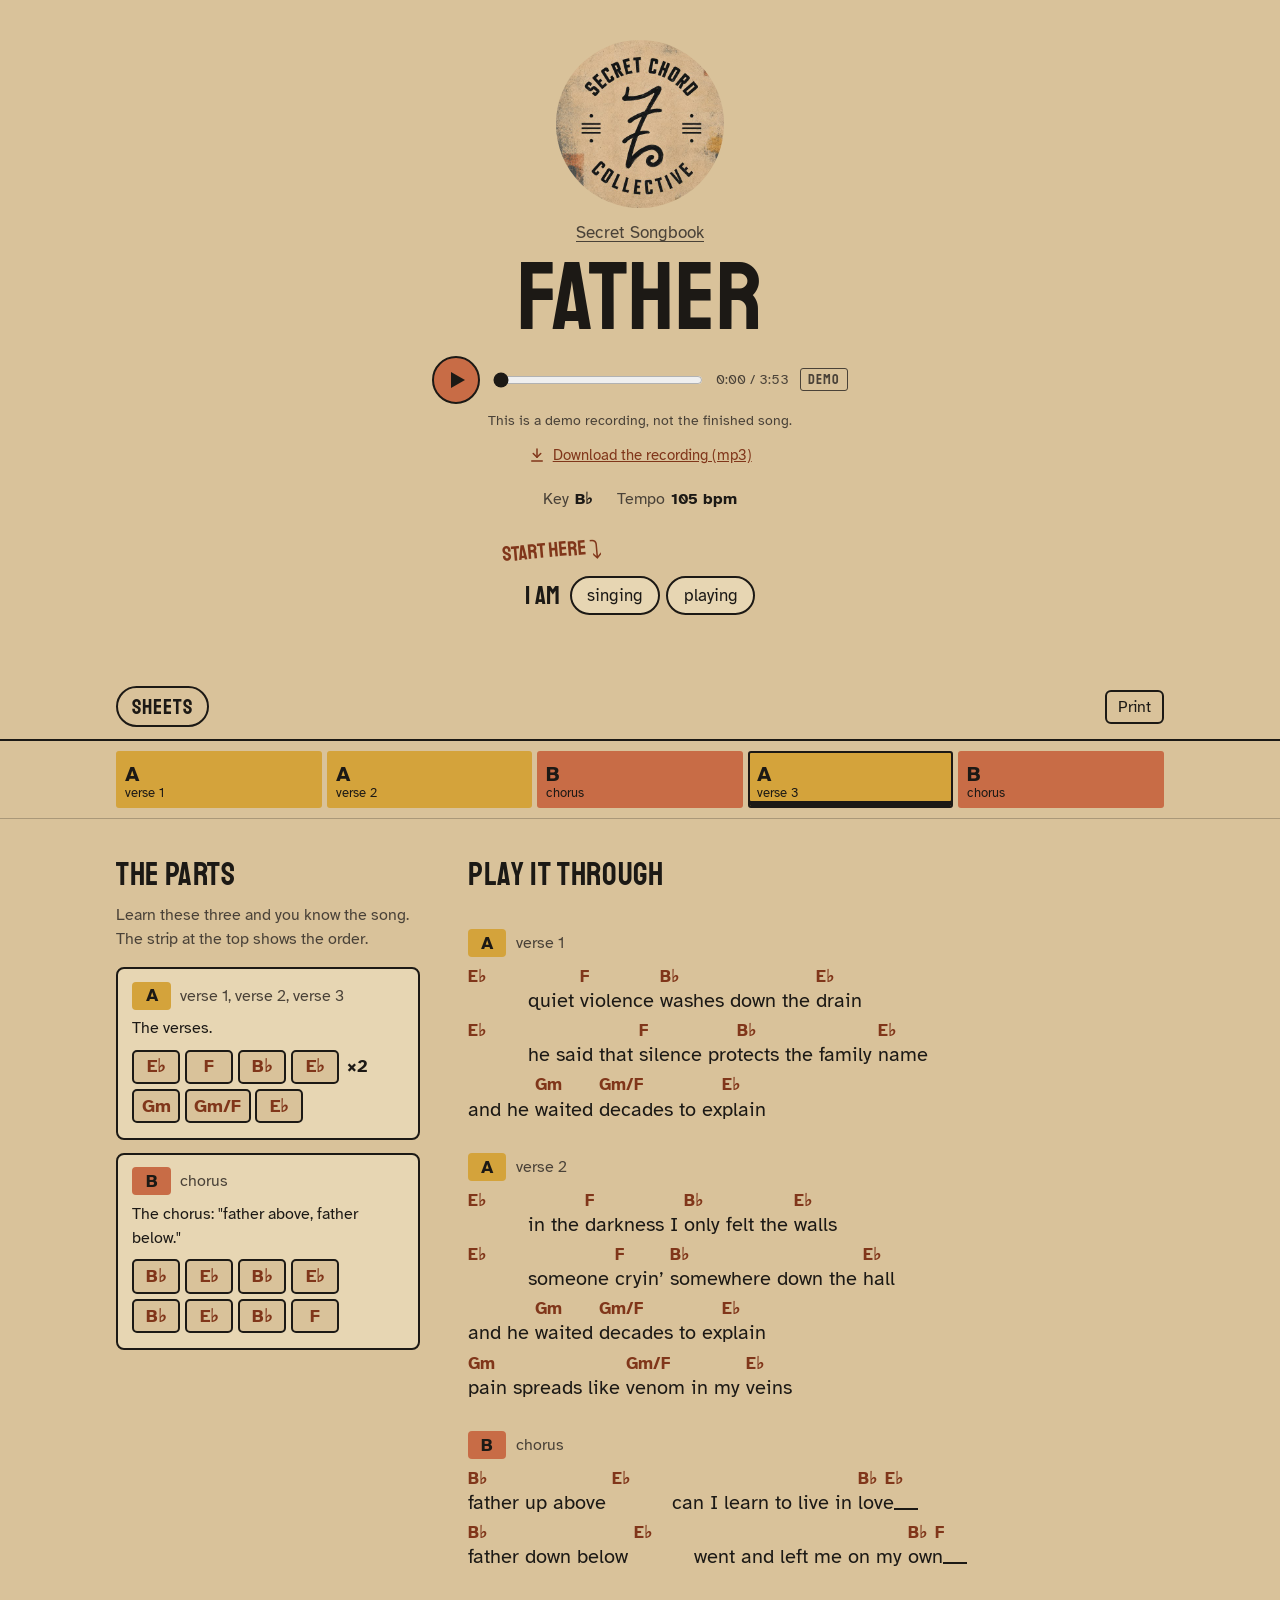
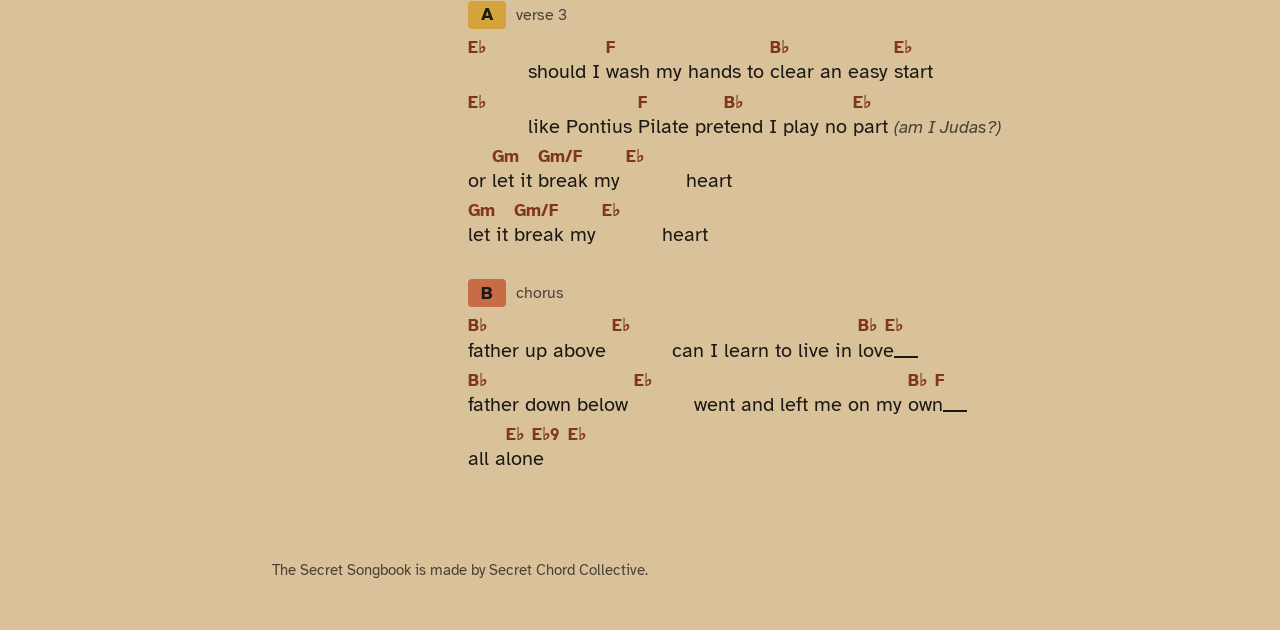
<file: songbook/father.html>
<!DOCTYPE html>
<html lang="en">
<head>
<meta charset="utf-8">
<meta name="viewport" content="width=device-width, initial-scale=1, viewport-fit=cover">
<title>Father | Secret Songbook</title>
<meta name="description" content="Father by Secret Chord Collective: words, chords, and your part to learn and sing along.">
<meta property="og:title" content="Father | Secret Songbook">
<meta property="og:description" content="Words, chords, and your part to learn and sing along.">
<link rel="stylesheet" href="assets/fonts.css">
<!-- Add to home screen: the logo, named "Songbook"; the pages keep working offline (sw.js) -->
<link rel="manifest" href="manifest.webmanifest">
<link rel="icon" href="assets/icons/favicon-32.png" sizes="32x32">
<link rel="apple-touch-icon" href="assets/icons/apple-touch-icon.png">
<meta name="apple-mobile-web-app-title" content="Songbook">
<meta name="apple-mobile-web-app-capable" content="yes">
<meta name="mobile-web-app-capable" content="yes">
<meta name="theme-color" content="#d9c29a">
<style>
  :root {
    --kraft: #d9c29a;
    --kraft-light: #e7d6b3;
    --ink: #1c1915;
    --ink-soft: #4a4238;
    --rust: #c86c46;
    --rust-ink: #80361a;
    --mustard: #d4a33b;
    --slate: #454b52;
    --display: "Staatliches", "Arial Narrow", Impact, sans-serif;
    --bar-h: 3.9rem;
    --body: "Atkinson Hyperlegible", "Helvetica Neue", Arial, sans-serif;
    box-sizing: border-box;
    padding-top: env(safe-area-inset-top, 0px);
    padding-bottom: env(safe-area-inset-bottom, 0px);
  }
  *, *::before, *::after { box-sizing: inherit; }
  html { scroll-padding-top: 9.5rem; }
  body {
    margin: 0;
    background: var(--kraft);
    color: var(--ink);
    font-family: var(--body);
    font-size: 1.125rem;
    line-height: 1.5;
  }
  /* Color blocks in the corners, borrowed from the logo's worn print patches */
  body::before {
    content: "";
    position: fixed; inset: 0; z-index: -1; pointer-events: none;
    background:
      linear-gradient(var(--rust), var(--rust)) right 0 top 0 / 9vw 20vh no-repeat,
      linear-gradient(var(--slate), var(--slate)) left 0 bottom 0 / 7vw 30vh no-repeat,
      linear-gradient(var(--rust), var(--rust)) left 7vw bottom 8vh / 6vw 14vh no-repeat,
      linear-gradient(var(--mustard), var(--mustard)) right 0 bottom 26vh / 5vw 9vh no-repeat;
    opacity: .45;
    display: none;
  }
  @media (min-width: 1600px) { body::before { display: block; } }
  img { max-width: 100%; }
  [hidden] { display: none !important; }
  select { max-width: 100%; }
  button, select, input { font: inherit; color: inherit; }
  :focus-visible { outline: 3px solid var(--rust-ink); outline-offset: 2px; }

  .wrap { max-width: 46rem; margin: 0 auto; padding: 0 1.25rem; }

  /* Header */
  header.song-head { padding: 2.5rem 0 1.75rem; text-align: center; }
  header.song-head img { display: block; margin: 0 auto .75rem; width: 168px; height: 168px; border-radius: 50%; object-fit: cover; background: var(--kraft-light); }
  .collective { margin: 0; font-size: 1.05rem; color: var(--ink-soft); }
  .collective a { color: inherit; text-decoration-thickness: 1px; text-underline-offset: 3px; }
  h1 {
    font-family: var(--display); font-weight: 400;
    font-size: clamp(3.2rem, 11vw, 6rem); line-height: .9; letter-spacing: .01em;
    margin: .1em 0 .15em;
  }
  .facts { display: flex; flex-wrap: wrap; justify-content: center; gap: .25rem 1.5rem; margin: 0; font-size: 1rem; }
  .facts div { display: flex; gap: .4rem; }
  .facts dt { color: var(--ink-soft); }
  .facts dd { margin: 0; font-weight: 700; }
  .source { margin: .6rem 0 0; font-size: 1rem; color: var(--ink-soft); }

  /* Role picker */
  .role { display: flex; flex-wrap: wrap; justify-content: center; align-items: center; gap: .4rem; margin: 1.1rem 0 0; }
  .role-lead { font-family: var(--display); font-size: 1.6rem; margin-right: .2rem; }
  .pick { border: 2px solid var(--ink); background: var(--kraft-light); border-radius: 999px; padding: .3rem .95rem; cursor: pointer; font-size: 1.05rem; }
  .pick.small { font-size: .95rem; padding: .2rem .75rem; }
  .pick[aria-pressed="true"] { background: var(--ink); color: var(--kraft); }
  .pick:hover { box-shadow: 0 0 0 2px var(--ink); }
  .inst { display: none; margin-top: .6rem; }
  body.role-play.role-chosen .inst { display: flex; }
  .start { margin: 1.2rem 0 -.6rem; font-family: var(--display); font-size: 1.3rem; color: var(--rust-ink);
           transform: translateX(-5.5rem) rotate(-5deg); }
  .start span { display: inline-block; font-family: var(--body); font-size: 1.6rem; transform: translateY(.35rem); }
  .role-note { margin: .6rem 0 0; font-size: .95rem; color: var(--ink-soft); min-height: 1.4em; }

  /* Singing: words first, player tools out of the way */
  body.role-sing [data-for="play"] { display: none !important; }
  body.role-sing .parts { display: none; }
  body.role-sing .line { font-size: 1.45rem; }
  @media (min-width: 1000px) { body.role-sing .layout { grid-template-columns: 1fr; max-width: 46rem; margin: 0 auto; } }
  /* Playing: chords lead, words become the cue */
  body.role-play [data-for="sing"] { display: none !important; }


  /* Practice (singers) */
  .practice { display: none; margin-top: 1.5rem; }
  body.role-sing .practice { display: block; }
  .practice h2 { margin-top: 0; }
  .ctl-row { display: flex; flex-wrap: wrap; align-items: center; gap: .4rem .6rem; margin: .6rem 0; }
  .range-line { display: none; margin: .2rem 0 0; font-size: 1.05rem; }
  body.role-sing .range-line { display: block; }
  .hear { border: 0; background: none; padding: 0 .15rem; text-decoration: underline; cursor: pointer; color: var(--rust-ink); font-weight: 700; }
  #roll { display: block; width: 100%; height: 190px; background: var(--kraft-light); border: 2px solid var(--ink); border-radius: 8px; touch-action: pan-y; cursor: grab; }
  #roll.dragging { cursor: grabbing; }
  .play { font-family: var(--display); font-size: 1.4rem; padding: .25rem 1.3rem .15rem; border: 2px solid var(--ink); border-radius: 999px; background: var(--rust); cursor: pointer; }
  .play[aria-pressed="true"] { background: var(--ink); color: var(--kraft); }
  .legend-line { display: flex; flex-wrap: wrap; align-items: center; gap: .35rem; font-size: .95rem; margin: .6rem 0 .35rem; }
  .legend-line span { width: 1.4rem; height: .55rem; border-radius: 3px; display: inline-block; }
  .legend-line .key-nathan { margin-left: .8rem; }
  .legend-line b { font-weight: 400; }
  .key-you { background: var(--rust-ink); }
  .key-nathan { background: var(--slate); }
  .lg-pair { display: inline-flex; align-items: center; gap: .35rem; font-style: normal; white-space: nowrap; }
  .lg-pair[hidden] { display: none; }
  .legend-line .key-other { background: transparent; border: 2px solid var(--ink); margin-left: .8rem; box-sizing: border-box; }
  /* Songs with more than one backing part: every line shows, and each one can be switched on or off for listening */
  .voices-row { display: none; }
  body.multi-part .voices-row { display: flex; }
  body.multi-part #balanceRow { display: none; }
  .voices-lead { font-size: .95rem; margin-right: .2rem; }
  .voices-row .pick .tick { display: inline-block; width: 1.1em; }
  .listen { display: flex; align-items: center; gap: .7rem; margin: .4rem auto .7rem; max-width: 26rem; }
  .pp { flex: none; width: 3rem; height: 3rem; border-radius: 50%; border: 2px solid var(--ink); background: var(--rust);
        display: grid; place-items: center; cursor: pointer; padding: 0; }
  .pp-icon { width: 0; height: 0; border-style: solid; border-width: .55rem 0 .55rem .9rem;
             border-color: transparent transparent transparent var(--ink); margin-left: .2rem; }
  .pp[aria-pressed="true"] { background: var(--ink); }
  .pp[aria-pressed="true"] .pp-icon { width: .8rem; height: 1.05rem; border: 0; margin: 0;
             border-left: .28rem solid var(--kraft); border-right: .28rem solid var(--kraft); }
  .listen input[type="range"] { flex: 1; min-width: 6rem; accent-color: var(--ink); }
  .rec-time { font-size: .9rem; white-space: nowrap; font-variant-numeric: tabular-nums; color: var(--ink-soft); }
  /* No mp3 yet: the player stays as a placeholder */
  .listen.missing .pp { background: var(--kraft-light); border-color: var(--ink-soft); cursor: default; }
  .listen.missing .pp-icon { border-left-color: var(--ink-soft); }
  .listen.missing input { opacity: .45; }
  /* A demo or sketch recording says so, quietly: a tag in the player and one line under it */
  .rec-kind { flex: none; font-family: 'Staatliches', sans-serif; font-size: .9rem; letter-spacing: .06em; line-height: 1; padding: .2rem .45rem; border: 1.5px solid var(--ink-soft); border-radius: 3px; color: var(--ink-soft); }
  .rec-dl { margin: -.6rem auto .6rem; text-align: center; }
  .rec-dl a { display: inline-flex; align-items: center; gap: .4rem; min-height: 44px; font-size: .95rem; color: var(--rust-ink); }
  .rec-dl a:hover { color: var(--ink); }
  .rec-note { margin: -.3rem auto .8rem; max-width: 26rem; font-size: .9rem; line-height: 1.4; color: var(--ink-soft); text-align: center; }
  #form a.hearing { outline: 3px dashed var(--ink); outline-offset: -3px; }
  .tag { display: none; font-size: .7rem; font-weight: 700; font-style: normal; letter-spacing: .02em; border-radius: 3px;
         padding: .05rem .3rem; margin-right: .3rem; vertical-align: .2em; line-height: 1.2; }
  .tag.nathan { background: var(--slate); color: var(--kraft-light); }
  .tag.you { background: var(--rust-ink); color: var(--kraft-light); }
  .who-sings { display: none; font-size: 1rem; background: var(--kraft-light); border-left: 4px solid var(--rust-ink); padding: .5rem .75rem; margin: .25rem 0 0; }
  .who-sings .tag { display: inline; }
  body.role-sing .who-sings { display: block; }
  body.role-sing .tag { display: inline; }
  body.role-sing .solo { color: var(--slate); font-style: italic; }
  body.role-sing .echo { color: var(--ink); font-style: italic; }
  /* The sheet music gets most of the screen, with its own size buttons and a full-screen mode */
  .staff-box { display: none; position: relative; max-height: 72vh; max-height: 72svh; overflow: auto; background: #fbf6ec;
               border: 2px solid var(--ink); border-radius: 8px; }
  body.view-staff .staff-box { display: block; }
  .staff-tools { display: none; flex-wrap: wrap; align-items: center; justify-content: flex-end; gap: .5rem; margin: 0 0 .5rem; }
  body.view-staff .staff-tools { display: flex; }
  .speed { display: inline-flex; align-items: center; gap: .35rem; font-size: .95rem; color: var(--ink-soft); margin-left: auto; }
  .speed select { font: inherit; color: var(--ink); background: var(--kraft-light); border: 2px solid var(--ink); border-radius: 6px; min-height: 44px; padding: 0 .4rem; }
  .show-row { flex: 1 1 100%; display: flex; flex-wrap: wrap; align-items: center; gap: .4rem; }
  .show-row .pick .tick { display: inline-block; width: 1.1em; }
  .staff-tools .zoom { display: inline-flex; align-items: center; gap: .3rem; }
  .staff-tools .zoom-lead { font-size: .9rem; color: var(--ink-soft); }
  .staff-tools .staff-play { display: none; margin-right: auto; }
  body.staff-full { overflow: hidden; }
  body.staff-full .staff-wrap { position: fixed; inset: 0; z-index: 30; background: var(--kraft); display: flex; flex-direction: column;
               padding: .5rem .5rem calc(.5rem + env(safe-area-inset-bottom, 0px)); }
  body.staff-full .staff-box { flex: 1; max-height: none; }
  body.staff-full .staff-tools .staff-play { display: inline-flex; }
  body.view-staff #roll, body.view-staff .legend-line { display: none; }
  #staff svg { display: block; }
  .bar-mark { position: absolute; display: none; background: rgba(192,99,61,.18); border-bottom: 3px solid var(--rust); pointer-events: none; }
  .staff-note { padding: 1rem; font-size: 1rem; }
  .fade-row { display: none; }
  body.role-sing .fade-row { display: flex; }
  .fade-lead { font-weight: 700; font-size: 1rem; }
  .tag.rest { background: transparent; color: var(--ink-soft); border: 1px solid var(--ink-soft); }
  .sing-only { display: none; }
  body.role-sing .sing-only { display: inline; }
  body.role-sing .not-sing { display: none; }
  .steps b { font-weight: 700; margin-right: .2rem; }
  .settings { font-size: .9rem; color: var(--ink-soft); gap: .3rem .5rem; }
  .settings select { font-size: .9rem; padding: .05rem .3rem; }
  /* first word of a line: tap to hear your starting note (singing view only) */
  body.role-sing .fn { text-decoration: underline dotted var(--rust-ink); text-decoration-thickness: 2px; text-underline-offset: 4px; cursor: pointer; position: relative; }
  body.role-sing .fn.sounding::after { content: attr(data-note); position: absolute; left: 0; top: -1.6em; font-size: .8rem; font-weight: 700; font-style: normal;
      background: var(--rust-ink); color: var(--kraft-light); padding: .05rem .35rem; border-radius: 3px; white-space: nowrap; }
  /* singing: the recording player is pinned in the bar instead of the view buttons */
  body.role-sing .bar .toggle, body.role-sing .bar .spacer { display: none; }
  body.role-sing .bar .wrap { flex-wrap: nowrap; }
  body.role-sing .bar .plain { flex: none; order: 2; }
  .bar .listen { margin: 0 auto; max-width: 40rem; width: 100%; }
  /* on touch screens every control gets a finger-sized target */
  @media (pointer: coarse) {
    .pick, .pick.small, .plain, .toggle, .play { min-height: 44px; }
    .listen input[type="range"] { height: 44px; }
    .hear { padding: .5rem .2rem; margin: -.5rem 0; }
  }
  .riff { margin-top: 2rem; }
  body.role-sing .riff { display: none; }
  .riff h2 { font-family: var(--display); font-weight: 400; font-size: 2rem; margin: 0 0 .25rem; letter-spacing: .02em; }
  .riff-views { display: none; gap: .4rem; }
  .capo-row { display: none; flex-wrap: wrap; align-items: center; gap: .3rem .6rem; margin: .2rem 0 .6rem; }
  body.riff-capo .capo-row { display: flex; }
  .capo-row label { font-weight: 700; }
  .capo-shapes { flex-basis: 100%; margin: 0; font-size: .95rem; }
  body.riff-tabbable .riff-views { display: inline-flex; }
  .riff-box { background: #fbf6ec; border: 2px solid var(--ink); border-radius: 8px; overflow-x: auto; padding: .5rem .25rem .25rem; }
  .riff-key { margin: 0 .5rem .2rem; font-size: .95rem; }
  .riff-box { position: relative; }
  .riff-cursor { position: absolute; width: 3px; background: var(--rust); border-radius: 2px; pointer-events: none; box-shadow: 0 0 0 3px rgba(192,99,61,.18); }
  .riff-key b { font-weight: 700; }
  #riffMusic svg { display: block; }
  @media print { .riff .ctl-row, .capo-row { display: none !important; } .riff-box { border: 0; overflow: visible; padding: 0; background: none; }
    #riffMusic svg { width: 100% !important; height: auto !important; } .riff { break-inside: avoid; margin-top: 3mm; } .riff h2 { font-size: 14pt; } }
  .setting-now { font-weight: 700; color: var(--kraft-light); background: var(--rust-ink); border-radius: 4px; padding: 0 .45rem; }
  body.role-sing .setting-now { display: none; }
  .sheet-badge { font-family: var(--body); font-size: .75rem; font-weight: 700; margin-left: .4rem; vertical-align: .15em;
                 background: var(--rust-ink); color: var(--kraft-light); border-radius: 3px; padding: .05rem .3rem; }
  .sheet-badge:empty { display: none; }
  @media print { .setting-now { color: #000; background: none; border: 1pt solid #000; } }
  body.no-score .practice, body.no-score .range-line { display: none !important; }
  body.no-chords .parts, body.no-chords #capoRow, body.no-chords .row:has(#numbers) { display: none !important; }
  .part-pick { display: none; margin-top: .5rem; }
  body.role-sing.multi-part .part-pick { display: flex; }
  .ghost { color: transparent; text-decoration: underline; text-decoration-color: var(--ink-soft); text-decoration-thickness: 1px; }

  /* Toolbar */
  .bar {
    position: sticky; top: 0; z-index: 5;
    background: var(--kraft);
    border-bottom: 2px solid var(--ink);
    padding: .75rem 0 .75rem;
    padding-top: calc(.75rem + env(safe-area-inset-top, 0px));
  }
  .bar .wrap { display: flex; gap: .5rem; align-items: center; flex-wrap: wrap; }
  .toggle {
    font-family: var(--display); font-size: 1.35rem; letter-spacing: .04em;
    padding: .2rem .9rem .1rem; border: 2px solid var(--ink); border-radius: 999px;
    background: transparent; cursor: pointer;
  }
  .toggle[aria-pressed="true"] { background: var(--ink); color: var(--kraft); }
  .bar .spacer { flex: 1; }
  .plain {
    border: 2px solid var(--ink); background: transparent; border-radius: 6px;
    padding: .2rem .7rem; cursor: pointer; font-size: 1rem;
  }
  .plain:hover, .toggle:hover { box-shadow: 0 0 0 2px var(--ink); }

  /* Sheets panel */
  #sheets { display: none; margin: 1.25rem 0 0; background: var(--kraft-light); border: 2px solid var(--ink); border-radius: 10px; padding: 1rem 1.1rem 1.1rem; }
  body.sheets-on #sheets { display: block; }
  .sheets-head { display: none; }
  .row { display: flex; flex-wrap: wrap; gap: .5rem 1rem; align-items: center; padding: .55rem 0; border-top: 1px solid rgba(28,25,21,.18); }
  .row:first-child { border-top: 0; padding-top: 0; }
  .row > .label { min-width: 7.5rem; font-weight: 700; }
  .stepper { display: inline-flex; align-items: center; gap: .4rem; }
  .stepper output { min-width: 3.2rem; text-align: center; font-weight: 700; font-size: 1.2rem; }
  .hint { font-size: .95rem; color: var(--ink-soft); }
  select, input[type="number"] { background: var(--kraft); border: 2px solid var(--ink); border-radius: 6px; padding: .15rem .4rem; }
  input[type="number"] { width: 4.5rem; }
  .check { display: inline-flex; align-items: center; gap: .4rem; cursor: pointer; }
  .check input { width: 1.1rem; height: 1.1rem; accent-color: var(--ink); }
  .soon { opacity: .6; }


  /* Form strip: the one bold element. Sticks under the toolbar so you always know where you are. */
  nav.form { position: sticky; top: var(--bar-h); z-index: 4; background: var(--kraft); padding: .6rem 0; border-bottom: 1px solid rgba(28,25,21,.25); }
  #form { display: flex; gap: .3rem; }
  #form a {
    flex: 1 1 0; min-width: 0; display: flex; flex-direction: column; justify-content: flex-end; gap: .1rem;
    text-decoration: none; color: var(--ink); padding: .7rem .45rem .35rem; border-radius: 3px;
    border: 2px solid transparent;
  }
  #form a b { font-weight: 700; font-size: 1.3rem; line-height: 1; }
  #form a span { font-size: .8rem; line-height: 1.1; overflow: hidden; white-space: nowrap; text-overflow: ellipsis; }
  #form a.here { border-color: var(--ink); box-shadow: inset 0 -5px 0 var(--ink); }
  .pa  { background: var(--mustard); color: var(--ink); }
  .pb1 { background: var(--rust); color: var(--ink); }
  .pb2 { background: var(--rust-ink); color: var(--kraft-light) !important; }
  .pc  { background: var(--slate); color: var(--kraft-light) !important; }   /* a fourth part, like a bridge */

  /* Headings */
  main > h2, .parts > h2 { font-family: var(--display); font-weight: 400; font-size: 2rem; margin: 2rem 0 .25rem; letter-spacing: .02em; }
  .lede { margin: 0 0 1rem; color: var(--ink-soft); font-size: 1rem; }
  .badge { font-weight: 700; font-size: 1.15rem; line-height: 1; padding: .3rem .5rem; border-radius: 4px; min-width: 2.4rem; text-align: center; }
  .cap { font-size: 1rem; color: var(--ink-soft); font-weight: 400; }

  /* The parts */
  .card { border: 2px solid var(--ink); border-radius: 8px; padding: .8rem .9rem .9rem; margin-bottom: .8rem; background: var(--kraft-light); }
  .card h3 { display: flex; align-items: center; gap: .6rem; margin: 0 0 .4rem; }
  .card p { margin: 0 0 .6rem; font-size: 1rem; }
  .grid-row { display: flex; flex-wrap: wrap; gap: .3rem; align-items: center; margin-top: .35rem; }
  .blk { border: 2px solid var(--ink); border-radius: 5px; padding: .1rem .45rem; min-width: 3rem; text-align: center; font-weight: 700; color: var(--rust-ink); background: var(--kraft); }
  .times { font-weight: 700; margin-left: .2rem; }
  .blk small { display: block; font-weight: 400; font-size: .75rem; color: var(--ink); white-space: nowrap; }

  /* Song */
  main { padding-bottom: 3rem; }
  section.part { margin-top: 1.9rem; }
  section.part h3 { display: flex; align-items: center; gap: .6rem; margin: 0 0 .6rem; }

  .line { display: flex; flex-wrap: wrap; align-items: flex-end; margin: 0 0 .45rem; font-size: 1.25rem; }
  .seg { display: inline-flex; flex-direction: column; white-space: pre-wrap; max-width: 100%; }
  .ch { font-weight: 700; font-style: normal; color: var(--rust-ink); font-size: 1.05rem; line-height: 1.2; padding-right: .5rem; min-height: 1.2em; }   /* chords are never italic, even inside an italic echo */
  .ch.run { font-weight: 500; letter-spacing: .03em; }   /* a run of single notes, lighter than a chord */
  .ch:empty { padding-right: 0; }
  body.chords-on .seg.stretched .ly::after { content: '-'; }   /* a spot with no chord adds no space */
  .ly { line-height: 1.35; }
  .seg.gap .ly { min-width: 3.75rem; }
  .ly.has-hold { display: flex; align-items: flex-end; min-height: 1.35em; }   /* a hold with no word keeps a full line's height, so its chord sits level with the others */
  .join-gap { display: none; }
  .chs { display: flex; }
  body:not(.chords-on) .chs { display: none; }
  body:not(.lyrics-on) .chs { gap: .35rem; }
  body.chords-on .pgroup { display: flex; flex-wrap: wrap; align-items: flex-end; margin: 0 0 .45rem; }
  body.chords-on .pgroup > .line { display: contents; }
  body.chords-on .pgroup > .echo { display: flex; align-items: flex-end; margin: 0 0 0 .4rem; }
  .echo .seg { display: inline-flex; flex-direction: column; white-space: pre-wrap; }
  body:not(.chords-on) .echo .seg { display: inline; }
  body.chords-on .join-gap { display: inline-flex; }
  body:not(.chords-on) .seg.join-gap { display: none; }
  body:not(.chords-on) .lead { display: none; }   /* the indent under the chords isn't needed without them */
  body:not(.chords-on) .seg.gap { display: none; }
  body:not(.chords-on) .echo { margin-left: var(--echo-x, 0px); }   /* singers: the echo starts under the word it echoes */
  body:not(.chords-on) .seg.hold-only { display: none; }   /* without chords, one hold line after the word is enough */
  body:not(.chords-on) .rest-line:not(:has(.tag)) { display: none; }   /* one Rest for a run of resting lines */
  .hold { flex: 1; min-width: 1.5rem; border-bottom: 2px solid currentColor; margin-bottom: .3em; }
  body:not(.chords-on) .ly.has-hold { display: inline; }
  body:not(.chords-on) .hold { display: inline-block; flex: none; width: 1.6em; min-width: 0; margin: 0; height: .9em; }
  .echo { margin: -.3rem 0 .5rem 1.5rem; font-style: italic; color: var(--ink-soft); }

  /* iPad landscape and up: the parts stay beside the song as a reference */
  @media (min-width: 1000px) {
    .wrap { max-width: 68rem; }
    .layout { display: grid; grid-template-columns: 19rem 1fr; gap: 3rem; align-items: start; }
    .parts { position: sticky; top: calc(var(--bar-h) + 5.2rem); max-height: calc(100vh - var(--bar-h) - 6rem); overflow: auto; padding-bottom: 1rem; }
    header.song-head, .extras, footer { max-width: 46rem; margin-left: auto; margin-right: auto; }
  }

  /* View modes */
  body:not(.chords-on) .line { display: block; }
  body:not(.chords-on) .seg { display: inline; }
  body:not(.chords-on) .seg.gap .ly { display: inline; }
  body:not(.chords-on) .ch { display: none; }
  body:not(.lyrics-on) .ly { display: none; }
  body:not(.lyrics-on) .echo:not(:has(.has-chord)) { display: none; }
  body:not(.lyrics-on) .line { gap: .35rem; }
  body:not(.lyrics-on) .seg:not(.has-chord) { display: none; }
  body:not(.lyrics-on) .ch { border: 2px solid var(--ink); border-radius: 6px; padding: .15rem .5rem; min-width: 3.2rem; text-align: center; background: var(--kraft-light); }
  .empty { display: none; margin-top: 2rem; }
  body:not(.lyrics-on):not(.chords-on) .empty { display: block; }
  body:not(.lyrics-on):not(.chords-on) section.part { display: none; }

  /* Extras */
  .extras { border-top: 2px solid var(--ink); margin-top: 3rem; padding-top: 1.5rem; }
  .extras h2 { font-family: var(--display); font-weight: 400; font-size: 2rem; margin: 0 0 1rem; }
  .extras h3 { font-size: 1.2rem; margin: 0 0 .5rem; }
  .poem p { margin: 0 0 .75rem; max-width: 36rem; font-size: 1.1rem; line-height: 1.6; }
  .cite { font-size: .95rem; color: var(--ink-soft); }

  footer { padding: 2rem 0 3rem; font-size: .95rem; color: var(--ink-soft); }

  @media (max-width: 700px) {
    :root { --bar-h: 0px; }
    html { scroll-padding-top: 5.5rem; }
    body { padding-bottom: 5.5rem; }
    .bar { position: fixed; top: auto; bottom: 0; left: 0; right: 0; border-bottom: 0; border-top: 2px solid var(--ink);
           padding: .6rem 0 calc(.6rem + env(safe-area-inset-bottom, 0px)); }
    .bar .wrap { justify-content: center; }
    nav.form { top: 0; padding-top: calc(.5rem + env(safe-area-inset-top, 0px)); }
    #sheets { position: fixed; left: .5rem; right: .5rem; bottom: calc(4.3rem + env(safe-area-inset-bottom, 0px)); z-index: 6;
              max-height: 70vh; overflow: auto; margin: 0; box-shadow: 0 -6px 24px rgba(28,25,21,.35); }
    .sheets-head { display: flex; justify-content: space-between; align-items: center; margin-bottom: .5rem;
                   font-family: var(--display); font-size: 1.5rem; }
    .row > .label { min-width: 100%; }
  }
  @media (max-width: 520px) {
    header.song-head img { width: 128px; height: 128px; }
    #form a { padding: .5rem .3rem .3rem; }
    #form a b { font-size: 1.1rem; }
    #form a span { display: none; }
    body.role-sing #form a span { display: block; font-size: .6rem; white-space: nowrap; overflow: hidden; }
    body.role-sing #form a { align-items: flex-start; padding: .45rem .25rem .3rem; }
    #form a { align-items: center; padding: .55rem .2rem; }
    .line { font-size: 1.12rem; }
    .bar .plain, .bar .spacer { display: none; }
    .toggle { font-size: 1.2rem; }
  }
  /* Print: one clean chart page, following whatever view is on screen (key, instrument, lyrics/chords, singing marks) */
  .print-form { display: none; }
  @page { size: A4; margin: 14mm 14mm 12mm; }
  @media print {
    body::before, .bar, #sheets, nav.form, .parts, main > h2, .start, .role, .role-note, .listen, .rec-note, .rec-dl, audio,
    .practice, .extras, footer, .empty, .source, .fade-row { display: none !important; }
    :root { padding: 0; }
    body { background: #fff; font-size: 10pt; padding: 0; }
    .wrap { max-width: none; padding: 0; }
    .layout { display: block !important; }
    header.song-head { display: grid; grid-template-columns: auto 1fr; gap: 0 5mm; align-items: center; text-align: left; padding: 0 0 3mm; max-width: none; border-bottom: 1.5pt solid #000; margin: 0; }
    header.song-head img { width: 20mm; height: 20mm; margin: 0; }
    header.song-head a { text-decoration: none; }
    .collective { font-size: 9pt; }
    h1 { font-size: 30pt; margin: 0; }
    .facts { justify-content: flex-start; font-size: 10pt; }
    .print-form { display: block; margin: 1mm 0 0; font-size: 10pt; }
    .print-form b { font-weight: 700; margin-right: .6mm; }
    #song { columns: 2; column-gap: 9mm; margin-top: 4mm; }
    section.part { break-inside: avoid; margin: 0 0 4mm; }
    section.part h3 { margin: 0 0 1.5mm; }
    .badge { font-size: 9pt; padding: .5mm 1.5mm; min-width: 0; }
    .cap { font-size: 8.5pt; }
    .line, body.role-sing .line { font-size: 10.5pt; margin: 0 0 1.2mm; }
    .ch { font-size: 8.5pt; }
    .seg.gap .ly { min-width: 8mm; }
    .who-sings { font-size: 8.5pt; padding: 1mm 2mm; margin: 3mm 0 0; }
    .echo { margin: -.5mm 0 1.2mm 4mm; font-size: 9.5pt; }
    * { -webkit-print-color-adjust: exact; print-color-adjust: exact; }
  }
</style>
</head>
<body class="lyrics-on chords-on">

<div class="wrap">
  <header class="song-head">
    <!-- Logo: drop the file at this path. Not embedded. -->
    <a href="songbook.html"><img src="assets/scc-logo.jpg" alt="Secret Chord Collective logo, back to the Secret Songbook"></a>
    <div>
      <p class="collective"><a href="songbook.html">Secret Songbook</a></p>
      <h1>Father</h1>
      <div class="listen" id="listen">
        <button class="pp" id="recBtn" aria-label="Play" aria-pressed="false"><span class="pp-icon" aria-hidden="true"></span></button>
        <input type="range" id="recSeek" min="0" max="1000" value="0" aria-label="Position in the song">
        <span class="rec-time" id="recTime">0:00</span>
        <span class="rec-kind" id="recKind" hidden></span>
      </div>
      <audio id="rec" preload="metadata"></audio>
      <p class="rec-note" id="recNote" hidden></p>
      <p class="rec-dl" id="recDl" hidden><a id="recDlLink" href="#" download><svg width="18" height="18" viewBox="0 0 24 24" fill="none" stroke="currentColor" stroke-width="2" stroke-linecap="round" stroke-linejoin="round" aria-hidden="true"><path d="M12 4v11"/><path d="M7 10l5 5 5-5"/><path d="M5 20h14"/></svg>Download the recording (mp3)</a></p>
      <dl class="facts">
        <div><dt>Key</dt><dd id="factKey">Gm</dd></div>
        <div><dt>Tempo</dt><dd>105 bpm</dd></div>
        <div class="setting-now" id="settingNow" hidden></div>
      </dl>
      <p class="print-form" id="printForm"></p>
      <p class="start" id="startHint">Start here <span aria-hidden="true">⤵</span></p>
      <div class="role" role="group" aria-label="What you are doing">
        <span class="role-lead">I am</span>
        <button class="pick" data-role="sing" aria-pressed="false">singing</button>
        <button class="pick" data-role="play" aria-pressed="false">playing</button>
      </div>
      <div class="role inst" role="group" aria-label="Your instrument">
        <button class="pick small" data-inst="guitar" aria-pressed="false">Guitar</button>
        <button class="pick small" data-inst="uke" aria-pressed="false">Ukulele</button>
        <button class="pick small" data-inst="keys" aria-pressed="false">Keys</button>
        <button class="pick small" data-inst="bass" aria-pressed="false">Bass</button>
        <button class="pick small" data-inst="bb" aria-pressed="false">B♭ instrument</button>
        <button class="pick small" data-inst="eb" aria-pressed="false">E♭ instrument</button>
        <button class="pick small" data-inst="f" aria-pressed="false">French horn</button>
      </div>
      <p class="role-note" id="roleNote"></p>
      <p class="range-line" id="rangeBox"></p>
      <div class="role part-pick" id="partPick" role="group" aria-label="Your part"></div>

    </div>
  </header>
</div>

<nav class="bar" aria-label="Page view">
  <div class="wrap">
    <button class="toggle" data-mode="sheets" aria-pressed="false">Sheets<span class="sheet-badge" id="sheetBadge"></span></button>
    <span class="spacer"></span>
    <button class="plain" onclick="window.print()">Print</button>
  </div>
</nav>

<div class="wrap">
  <div id="sheets" aria-label="Sheets tools">
    <div class="sheets-head"><span>Sheets</span><button class="plain" id="sheetsDone">Done</button></div>
    <div data-for="play" class="row print-keep">
      <span class="label">Key</span>
      <span class="stepper">
        <button class="plain" id="keyDown" aria-label="Transpose down a half step">−</button>
        <output id="keyOut">Gm</output>
        <button class="plain" id="keyUp" aria-label="Transpose up a half step">+</button>
      </span>
      <button class="plain" id="keyReset">Original key</button>
    </div>
    <div class="row">
      <span class="label">Show</span>
      <label class="check"><input type="checkbox" id="showLyrics" checked> Words</label>
      <label class="check"><input type="checkbox" id="showChords" checked> Chords</label>
    </div>
    <div data-for="play" class="row">
      <span class="label">Chords as</span>
      <label class="check"><input type="checkbox" id="numbers"> Numbers instead of chord names</label>
    </div>
    <div class="row">
      <span class="label">Click</span>
      <button class="plain" id="clickBtn">Start click</button>
      <label for="bpm">bpm</label>
      <input type="number" id="bpm" min="40" max="200" value="92">
    </div>
  </div>

</div>

<nav class="form" aria-label="Song form"><div class="wrap" id="form"></div></nav>

<div class="wrap">
  <section class="riff" id="riff" aria-labelledby="riffTitle">
    <h2 id="riffTitle">The riff</h2>
    <div class="capo-row" id="capoRow">
      <label for="capoPick">Capo</label>
      <select id="capoPick"></select>
      <p class="capo-shapes" id="capoShapes"></p>
    </div>
    <div class="ctl-row">
      <button class="play" id="riffPlay">Hear it</button>
      <span class="riff-views" role="group" aria-label="How to read the riff">
        <button class="pick small" data-riffview="notes" aria-pressed="true">Sheet music</button>
        <button class="pick small" data-riffview="tab" aria-pressed="false">Tab</button>
      </span>
    </div>
    <div class="riff-box">
      <p class="riff-key" id="riffKey"></p>
      <div id="riffMusic"></div>
      <div class="riff-cursor" id="riffCursor" hidden></div>
    </div>
  </section>
  <div class="layout">
    <aside class="parts" aria-labelledby="partsTitle">
      <h2 id="partsTitle">The parts</h2>
      <p class="lede">Learn these three and you know the song. The strip at the top shows the order.</p>
      <div id="partCards"></div>
    </aside>
    <main>
      <section class="practice" id="practice" aria-labelledby="practiceTitle">
        <h2 id="practiceTitle">Learn your part</h2>
        <div class="ctl-row" role="group" aria-label="How to see the music">
          <button class="pick small" data-view="roll" aria-pressed="true">Moving lines</button>
          <button class="pick small" data-view="staff" aria-pressed="false">Sheet music</button>
        </div>
        <p class="legend-line"><span class="key-you"></span><b class="lg-you">Your line</b> <span class="key-nathan"></span><b class="lg-nathan">Nathan</b><em class="lg-pair" id="lgOther" hidden><span class="key-other"></span><b class="lg-other"></b></em></p>
        <canvas id="roll" aria-label="Your line and the other line, moving as the music plays"></canvas>
        <div class="staff-wrap" id="staffWrap">
          <div class="staff-tools" role="group" aria-label="Sheet music">
            <div class="show-row" id="showRow" role="group" aria-label="Lines shown in the sheet music"></div>
            <button class="play staff-play" id="staffPlay">Play</button>
            <span class="zoom">
              <button class="plain" id="zoomOut" aria-label="Smaller music">−</button>
              <span class="zoom-lead" aria-hidden="true">Size</span>
              <button class="plain" id="zoomIn" aria-label="Bigger music">+</button>
            </span>
            <button class="pick small" id="staffFull" aria-pressed="false">Full screen</button>
          </div>
          <div class="staff-box" id="staffBox"><div id="staff"></div><div class="bar-mark" id="barMark"></div></div>
        </div>
        <div class="ctl-row">
          <button class="play" id="playBtn">Play</button>
          <button class="pick small" id="firstNoteBtn">Your next note</button>
          <label class="speed"><span class="speed-lead">Speed</span>
            <select id="speedPick" aria-label="Practice speed">
              <option value="1">100%</option><option value="0.9">90%</option><option value="0.8">80%</option>
              <option value="0.7">70%</option><option value="0.6">60%</option>
            </select>
          </label>
        </div>
        <div class="ctl-row steps" role="group" aria-label="What you hear" id="balanceRow">
          <button class="pick small" data-bal="bg" aria-pressed="true"><b>1</b> Just your line</button>
          <button class="pick small" data-bal="together" aria-pressed="false"><b>2</b> Both lines</button>
          <button class="pick small" data-bal="nathan" aria-pressed="false"><b>3</b> Just Nathan</button>
        </div>
        <div class="ctl-row voices-row" role="group" aria-label="Lines you hear" id="voicesRow"></div>
      </section>
      <h2><span class="not-sing">Play it through</span><span class="sing-only">Sing along</span></h2>
      <p class="who-sings" id="whoSings"></p>
      <div class="ctl-row fade-row" role="group" aria-label="How much of the words to show">
        <span class="fade-lead">Learn the words:</span>
        <button class="pick small" data-fade="0" aria-pressed="true">All</button>
        <button class="pick small" data-fade="1" aria-pressed="false">First letters</button>
        <button class="pick small" data-fade="2" aria-pressed="false">Blanks</button>
      </div>
      <div id="song"></div>
      <p class="empty">Turn on words or chords under Sheets to see the song.</p>
    </main>
  </div>


  <footer>The Secret Songbook is made by Secret Chord Collective.</footer>
</div>

<script src="assets/vexflow-bravura.js"></script>
<script src="father-score.js"></script>
<script>
/* ---------- The song ----------
   Chords go in square brackets right before the syllable they land on.
   A chord on a rest is written [E♭]  [] before the next word, so the word comes after the chord.
   join: true runs a line on from the one before it for players (with chords showing); singers still see it as its own line.
   Words in {curly braces} are Nathan singing alone; everything else the backing vocal sings too.
   starts: [score bar of each line] pins hummed lines to their bars, for the first-note buttons.
   A line with no words is a rest for the singers. rest: { alto: [first bar, last bar] } silences
   that voice for those score bars in that section only (the score repeats A1's bars for the last A2).
   A chord with no words after it is held or played in the gap.  */
const SONG = {
  slug: 'father', credit: '',
  key: 'B♭', minor: false,
  /* The lines singers learn here, by score part. */
  backing: [{ voice: 'alto', range: 'tenor or baritone' }],
  /* The recording, in assets/. marks = the second each section starts in the mp3, by section id (v1, v2, ch1, v3, ch2) plus end. */
  recording: { src: 'assets/father.mp3', kind: 'demo', marks: null },
  parts: {
    A: { cls: 'pa',  about: 'The verses.' },
    B: { cls: 'pb1', about: 'The chorus: "father above, father below."' }
  },
  sections: [
    { id: 'v1', part: 'A', caption: 'verse 1', lines: [
      "[Eb]  []{quiet [F]violence [Bb]washes down the [Eb]drain}",
      "[Eb]  []{he said that [F]silence pro[Bb]tects the family [Eb]name}",
      "and he [Gm]waited {[Gm/F]decades to ex[Eb]plain}"
    ]},
    { id: 'v2', part: 'A', caption: 'verse 2', lines: [
      "[Eb]  []{in the [F]darkness I} [Bb]only felt the [Eb]walls",
      "[Eb]  []{someone [F]cryin’} [Bb]somewhere down the [Eb]hall",
      "and he [Gm]waited {[Gm/F]decades to ex[Eb]plain}",
      "{[Gm]pain spreads like [Gm/F]venom} in my [Eb]veins"
    ]},
    { id: 'ch1', part: 'B', caption: 'chorus', lines: [
      "[Bb]father up above [Eb]  []{can I learn to live in} [Bb]love___[Eb]___",
      "[Bb]father down below [Eb]  []{went and left me on my} [Bb]own___[F]___"
    ]},
    { id: 'v3', part: 'A', caption: 'verse 3', lines: [
      "[Eb]  []{should I [F]wash my hands to} [Bb]clear an easy [Eb]start",
      { c: "[Eb]  []{like Pontius [F]Pilate pre[Bb]tend} I play no [Eb]part", echo: '(am I Judas?)', echoAt: 'start' },
      "{or} [Gm]let it {[Gm/F]break my [Eb]  []heart}",
      "[Gm]let it [Gm/F]break my [Eb]  []heart"
    ]},
    { id: 'ch2', part: 'B', caption: 'chorus', lines: [
      "[Bb]father up above [Eb]  []{can I} learn to live in [Bb]love___[Eb]___",
      "[Bb]father down below [Eb]  []{went and} left me on my [Bb]own___[F]___",
      "{all a[Eb]lone___[Eb9]___} [Eb]  "
    ]}
  ]
};

/* ---------- Music helpers ---------- */
const KEY_NAMES = ['C','D♭','D','E♭','E','F','F♯','G','A♭','A','B♭','B'];
const MINOR_NAMES = ['Cm','C♯m','Dm','E♭m','Em','Fm','F♯m','Gm','G♯m','Am','B♭m','Bm'];
const LETTERS = 'CDEFGAB', NATURAL = [0,2,4,5,7,9,11];
const LETTER = { C:0, D:2, E:4, F:5, G:7, A:9, B:11 };
const ACC = { 0:'', 1:'♯', 2:'𝄪', 11:'♭', 10:'𝄫' };
const STEP = [0,1,1,2,2,3,4,4,5,5,6,6];                 // letter steps above a root, by semitone
const TONE_STEP = { 0:0, 2:1, 3:2, 4:2, 5:3, 7:4, 9:5, 10:6, 11:6, 14:1 };
const QUALITY = {                                        // intervals above the root
  '': [0,4,7], 'm': [0,3,7], '7': [0,4,7,10], 'm7': [0,3,7,10], 'maj7': [0,4,7,11],
  '9': [0,4,7,10,14], 'm9': [0,3,7,10,14], 'maj9': [0,4,7,11,14], 'add9': [0,4,7,14],
  'sus2': [0,2,7], 'sus4': [0,5,7], '6': [0,4,7,9], 'm6': [0,3,7,9], '6sus4': [0,5,7,9], '7sus4': [0,5,7,10], 'm(add9)': [0,3,7,14], 'madd9': [0,3,7,14]
};
const DEGREE = ['1','♭2','2','♭3','3','4','♭5','5','♭6','6','♭7','7'];
const OFFSET = { concert: 0, bb: 2, eb: 9, f: 7 };
const mod = n => ((n % 12) + 12) % 12;

function parsePitch(s) {
  const m = /^([A-G])([#b♯♭]?)/.exec(s);
  if (!m) return null;
  let pc = LETTER[m[1]];
  if (m[2] === '#' || m[2] === '♯') pc++;
  if (m[2] === 'b' || m[2] === '♭') pc--;
  return { pc: mod(pc), len: m[0].length };
}
function parseChord(sym) {
  const [main, bass] = sym.split('/');
  const r = parsePitch(main);
  if (!r) return null;
  return { root: r.pc, quality: main.slice(r.len), bass: bass ? parsePitch(bass)?.pc : null };
}

const SONG_KEY = parsePitch(SONG.key).pc;
const state = { lyrics: true, chords: true, sheets: false, shift: 0, readAs: 'concert', capo: 3, numbers: false, tones: false, role: 'play', inst: null, fade: 0, view: 'roll', staves: 'alto', bal: 'bg', muted: {}, hidden: {}, zoom: null, speed: 1, part: (SONG.backing[0] || {}).voice || 'alto' };

function instOffset() { return state.readAs === 'capo' ? -state.capo : OFFSET[state.readAs]; }
const move = () => state.shift + instOffset();
const PLAIN_FLAT = ['C','D♭','D','E♭','E','F','G♭','G','A♭','A','B♭','B'];
const PLAIN_SHARP = ['C','C♯','D','D♯','E','F','F♯','G','G♯','A','A♯','B'];
function noteName(letterIdx, pc) {
  const l = mod7(letterIdx), acc = ACC[mod(pc - NATURAL[l])];
  const name = LETTERS[l] + (acc ?? '?');
  /* Players read B faster than C♭, and F faster than E♯ */
  if (acc === undefined || /^(C♭|F♭|E♯|B♯)$/.test(name) || /𝄪|𝄫/.test(name))
    return (acc === '♯' || acc === '𝄪' ? PLAIN_SHARP : PLAIN_FLAT)[mod(pc)];
  return name;
}
const mod7 = n => ((n % 7) + 7) % 7;
function keyName(pc) { return (SONG.minor ? MINOR_NAMES : KEY_NAMES)[mod(pc)]; }
/* Spell a note (given in the original key) after transposition, using its
   scale degree in the new key, so borrowed chords keep flats (E♭ in F, B♭ in C). */
function spell(pc) {
  const k = mod(SONG_KEY + move()), kl = LETTERS.indexOf(keyName(k)[0]);
  const deg = mod(pc - SONG_KEY);
  return noteName(kl + STEP[deg], mod(pc + move()));
}
function spellTone(rootPc, interval) {
  const r = spell(rootPc), rl = LETTERS.indexOf(r[0]);
  return noteName(rl + TONE_STEP[interval], mod(rootPc + move() + interval));
}

function chordName(sym) {
  const c = parseChord(sym);
  if (!c) return sym;
  return spell(c.root) + c.quality + (c.bass != null ? '/' + spell(c.bass) : '');
}
function chordNumber(sym) {
  const c = parseChord(sym);
  if (!c) return sym;
  const n = DEGREE[mod(c.root - SONG_KEY)] + c.quality;
  return c.bass != null ? n + '/' + DEGREE[mod(c.bass - SONG_KEY)] : n;
}
function chordTones(sym) {
  const c = parseChord(sym);
  const iv = c && QUALITY[c.quality];
  if (!iv) return '';
  const t = iv.map(i => spellTone(c.root, i));
  if (c.bass != null && !iv.some(i => mod(c.root + i) === c.bass)) t.unshift(spell(c.bass));
  return t.join(' ');
}
/* A run of notes, written [~D E D G Bb]: where the score asks for the notes themselves, not a chord.
   The notes move with the key, the instrument and the capo, like chords do. */
const isRun = sym => typeof sym === 'string' && sym[0] === '~';
function runText(sym) {
  return sym.slice(1).trim().split(/\s+/).map(n => { const p = parsePitch(n); if (!p) return n;
    return state.numbers ? DEGREE[mod(p.pc - SONG_KEY)] : spell(p.pc); }).join(' ');
}
const chHTML = c => `<b class="ch${isRun(c) ? ' run' : ''}">${c ? esc(shown(c)) : ''}</b>`;
function shown(sym) {
  if (isRun(sym)) return runText(sym);
  if (state.inst === 'bass') {                       // bass reads the note it plays: the root, or the slash note
    const c = parseChord(sym); if (!c) return sym;
    const pc = c.bass != null ? c.bass : c.root;
    return state.numbers ? DEGREE[mod(pc - SONG_KEY)] : spell(pc);
  }
  return state.numbers ? chordNumber(sym) : chordName(sym);
}

/* ---------- Rendering ---------- */
function segments(src) {
  const out = [], re = /\[([^\]]*)\]/g;   // [] (empty) starts a new chordless spot: "[E♭]  []can" puts the word after the chord
  let last = 0, chord = null, m;
  while ((m = re.exec(src))) {
    if (m.index > last || chord !== null) out.push({ chord, text: src.slice(last, m.index) });
    chord = m[1]; last = re.lastIndex;
  }
  out.push({ chord, text: src.slice(last) });
  return out.filter(s => s.chord || s.text);
}
const esc = s => s.replace(/[&<>"]/g, c => ({ '&':'&amp;', '<':'&lt;', '>':'&gt;', '"':'&quot;' }[c]));

const lineSrc = l => typeof l === 'string' ? l : (l.parts?.[state.part]?.c ?? l.c);
const lineEcho = l => typeof l === 'string' ? null : (l.parts ? l.parts[state.part]?.echo : l.echo);
/* "day___[D♭add9]___[B♭9]___": the word holds under every chord, so those chords ride on the word, never on a line of their own */
function mergeHolds(list) {
  const out = [];
  list.forEach(s => {
    const t = s.text.replace(/[{}]/g, '').trim();
    const prev = out[out.length - 1], prevWords = prev ? prev.text.replace(/[{}_]/g, '').trim().split(/\s+/).filter(Boolean).length : 0;
    // ride on the held word only when that spot holds just the one word; otherwise the chord sits over the hold line itself
    if (prev && s.chord && /^_+$/.test(t) && prev.chord && prevWords === 1) (prev.more ||= []).push(s.chord);   // a held word without a chord keeps the new chord over the hold itself
    else out.push({ ...s });
  });
  return out;
}
const chordsOf = src => segments(src).filter(g => g.chord && !isRun(g.chord)).map(g => g.chord);
const partCls = sec => SONG.parts[sec.part].cls;

let FIRST = {}, ECHO = {};
/* the echo, e.g. "(to the sky)": its first word also plays your note */
function echoHTML(text, m) {
  let done = m == null;
  return segments(text).map(sg => {
    let t = esc(sg.text);
    const k = !done && /^([^A-Za-z]*)([A-Za-z']+)([\s\S]*)$/.exec(sg.text);
    if (k) { done = true; t = esc(k[1]) + `<span class="fn" data-m="${m}" data-note="${midiName(m)}">${esc(k[2])}</span>` + esc(k[3]); }
    return `<span class="seg${sg.chord ? ' has-chord' : ''}">${chHTML(sg.chord)}<span class="ly">${t}</span></span>`;
  }).join('');
}
const echoWords = e => e.replace(/\[[^\]]*\]/g, '');
/* Singing view: the alto's echo starts right under the last word of Nathan's line before it ("sky") */
/* A word split by a wide chord (a-bandoned under "Cm"), or split across two lines on a narrow screen: show the hyphen,
   the way chord charts do. Only when it's actually pulled apart. */
function markStretched() {
  document.querySelectorAll('#song .seg.midword').forEach(sg => {
    sg.classList.remove('stretched');
    if (!document.body.classList.contains('chords-on')) return;
    const ly = sg.querySelector('.ly'), r = document.createRange(); r.selectNodeContents(ly);
    if (sg.getBoundingClientRect().width - r.getBoundingClientRect().width > 6) sg.classList.add('stretched');
    /* ...or when the rest of the word wraps onto the next line (re- / nounced on a phone) */
    let nx = sg.nextElementSibling; while (nx && !nx.classList.contains('seg')) nx = nx.nextElementSibling;
    if (nx && nx.querySelector('.ly').getBoundingClientRect().top > r.getBoundingClientRect().top + 4) sg.classList.add('stretched');
  });
}
window.addEventListener('resize', markStretched);
function alignEchoes() {
  document.querySelectorAll('#song .echo').forEach(e => {
    e.style.removeProperty('--echo-x');
    if (document.body.classList.contains('chords-on') || e.dataset.at === 'start') return;
    const line = e.previousElementSibling; if (!line || !line.classList.contains('line')) return;
    const w = document.createTreeWalker(line, NodeFilter.SHOW_TEXT); let n, last = null;
    while ((n = w.nextNode())) {
      if (!n.parentElement.offsetParent || n.parentElement.closest('.ch, .tag')) continue;
      const re = /[A-Za-z']+/g; let m; while ((m = re.exec(n.textContent))) last = [n, m.index, m[0].length];
    }
    if (!last) return;
    const r = document.createRange(); r.setStart(last[0], last[1]); r.setEnd(last[0], last[1] + last[2]);
    /* never so far right that the echo has to wrap: on a phone it moves left just enough to fit on one line */
    const er = document.createRange(); er.selectNodeContents(e);
    const room = line.getBoundingClientRect().width - er.getBoundingClientRect().width - 4;
    e.style.setProperty('--echo-x', Math.max(0, Math.min(room, r.getBoundingClientRect().left - line.getBoundingClientRect().left)) + 'px');
  });
}
window.addEventListener('resize', alignEchoes);
document.fonts && document.fonts.ready.then(alignEchoes);
function renderSong() {
  if (window.SCORE) SONG.sections.forEach(sec => FIRST[sec.id] = firstNotes(sec));
  document.getElementById('song').innerHTML = SONG.sections.map(sec => `
    <section class="part" id="${sec.id}" aria-label="${esc(sec.part + ', ' + sec.caption)}">
      <h3><span class="badge ${partCls(sec)}">${esc(sec.part)}</span><span class="cap">${esc(sec.caption)}</span></h3>
      ${sec.lines.map((l, li) => {
        const fm = FIRST[sec.id]?.[li]; let wrapped = fm == null;
        let solo = false, lineText = false;   // lineText: words already shown on this line
        const list = mergeHolds(segments(lineSrc(l)));
        const segs = list.map((s, si) => {
          let html = '';
          s.text.split(/([{}])/).forEach(part => {
            if (part === '{') { solo = true; html += '<span class="tag nathan">Nathan</span>'; return; }
            if (part === '}') { solo = false; return; }
            if (!part) return;
            const had = lineText; if (/[A-Za-z]/.test(part)) lineText = true;
            if (!had) { const lw = /^(\s+)/.exec(part); if (lw) { html += `<span class="lead">${esc(lw[1])}</span>`; part = part.slice(lw[1].length); } }   // indent before a line's first word: shown only with chords
            if (solo) { html += `<span class="solo">${esc(part)}</span>`; return; }
            const m = !wrapped && /^(\s*)(\S+)([\s\S]*)$/.exec(part);
            if (m) { wrapped = true; html += (m[1] ? (had ? esc(m[1]) : `<span class="lead">${esc(m[1])}</span>`) : '') + `<span class="fn" data-m="${fm}" data-note="${midiName(fm)}">${fadeText(m[2])}</span>` + fadeText(m[3]); }
            else html += fadeText(part);
          });
          const bare = s.text.replace(/[{}]/g, '');
          const nextText = (list[si + 1]?.text || '').replace(/[{}]/g, '');
          const midword = /[A-Za-z’']$/.test(bare) && /^[A-Za-z’']/.test(nextText);   // a chord change in the middle of a word
          return `<span class="seg${s.chord ? ' has-chord' : ''}${bare.trim() || !s.chord ? '' : ' gap'}${/^_+$/.test(bare.trim()) ? ' hold-only' : ''}${midword ? ' midword' : ''}">` +
            (s.more ? `<span class="chs">${chHTML(s.chord)}${s.more.map(chHTML).join('')}</span>`
                    : chHTML(s.chord)) +
            /* held notes (___) draw as one unbroken line under the chords, however wide they are */
            (/_{2,}/.test(html) ? `<span class="ly has-hold">${html.replace(/_{2,}/g, '<span class="hold"></span>')}</span>` : `<span class="ly">${html || ' '}</span>`) + `</span>`;
        }).join('');
        const rest = !/[A-Za-z]/.test(lineSrc(l).replace(/\[[^\]]*\]/g, ''));
        const prevRest = li > 0 && !/[A-Za-z]/.test(lineSrc(sec.lines[li - 1]).replace(/\[[^\]]*\]/g, ''));
        const open = l.join ? '' : (li ? '</div>' : '') + '<div class="pgroup">';
        const gap = l.join ? '<span class="seg join-gap"><b class="ch"></b><span class="ly"> </span></span>' : '';
        return open + `<div class="line${rest ? ' rest-line' : ''}">${rest && !prevRest ? '<span class="tag rest">Rest</span>' : ''}${gap}${segs}</div>` + (lineEcho(l) ? `<div class="echo"${l.echoAt === 'start' ? ' data-at="start"' : ''}>${echoHTML(lineEcho(l), ECHO[sec.id + ':' + li])}</div>` : '') + (li === sec.lines.length - 1 ? '</div>' : '');
      }).join('')}
    </section>`).join('');
  requestAnimationFrame(alignEchoes);
  requestAnimationFrame(markStretched);

  document.getElementById('form').innerHTML = SONG.sections.map(sec =>
    `<a class="${partCls(sec)}" href="#${sec.id}" data-id="${sec.id}"><b>${esc(sec.part)}</b><span>${esc(sec.caption)}</span></a>`).join('');
}

/* The parts: each part's chords once, taken from its first appearance.
   Identical rows in a row collapse into one with a repeat count. */
function renderParts() {
  document.getElementById('partCards').innerHTML = Object.entries(SONG.parts).filter(([, meta]) => !meta.card).map(([name, meta]) => {
    const names = [name, ...Object.keys(SONG.parts).filter(k => SONG.parts[k].card === name)];
    const first = SONG.sections.find(s => s.part === name);
    const rows = [];
    /* lines joined for players read as one row of chords */
    (meta.rows || first.lines.reduce((acc, l) => { const c = chordsOf(lineSrc(l)); if (l.join && acc.length) acc[acc.length - 1].push(...c); else acc.push(c); return acc; }, [])).forEach(r => {
      const last = rows[rows.length - 1];
      if (last && last.chords.join() === r.join()) last.times++; else rows.push({ chords: r, times: 1 });
    });
    const where = SONG.sections.filter(s => names.includes(s.part)).map(s => s.caption);
    const blk = c => `<span class="blk">${esc(shown(c))}${state.tones && chordTones(c) ? `<small>${esc(chordTones(c))}</small>` : ''}</span>`;
    return `<div class="card">
      <h3>${names.map(n => `<span class="badge ${meta.cls}">${esc(n)}</span>`).join('')}<span class="cap">${esc([...new Set(where)].join(', '))}</span></h3>
      <p>${esc(meta.about)}</p>
      ${rows.map(r => `<div class="grid-row">${r.chords.map(blk).join('')}` +
        (r.times > 1 ? `<span class="times">×${r.times}</span>` : '') + `</div>`).join('')}
    </div>`;
  }).join('');
}

function renderKey() {
  const concert = keyName(SONG_KEY + state.shift);
  document.getElementById('keyOut').textContent = concert;
  const written = keyName(SONG_KEY + move());
  const setting = state.readAs === 'capo' ? `capo ${state.capo}, ${written} shapes`
    : state.readAs !== 'concert' ? `written in ${written} for ${RIFF_FOR[state.readAs]?.name || 'your instrument'}` : '';
  document.getElementById('factKey').textContent = concert + (state.shift ? ` (original ${keyName(SONG_KEY)})` : '');
  const badge = document.getElementById('settingNow');
  badge.textContent = setting ? setting[0].toUpperCase() + setting.slice(1) : '';
  badge.hidden = !setting;
  document.getElementById('sheetBadge').textContent = state.readAs === 'capo' ? `Capo ${state.capo}` : state.readAs !== 'concert' ? written : '';
}

function renderWhoSings() {
  const solo = SONG.sections.some(sec => sec.lines.some(l => lineSrc(l).includes('{')));
  const parts = [];
  if (solo) parts.push('You sing everything in dark type, together with Nathan. Where you see <span class="tag nathan">Nathan</span> and gray words, he sings alone and you rest.');
  if (window.SCORE) parts.push('Tap the first word of a line to hear your starting note.');
  const el = document.getElementById('whoSings'); el.innerHTML = parts.join(' '); el.hidden = !parts.length;
}
function renderAll() {
  document.body.classList.toggle('no-score', !window.SCORE);
  document.body.classList.toggle('no-chords', !SONG.sections.some(sec => sec.lines.some(l => chordsOf(lineSrc(l)).length)));
  renderPartPick();
  renderWhoSings();
  if (window.SCORE) renderVoices();
  document.getElementById('printForm').innerHTML = 'Form: ' + SONG.sections.map(x => `<b>${esc(x.part)}</b>`).join(' ') + (SONG.credit ? ' &nbsp; ' + esc(SONG.credit) : '');
  renderSong(); renderParts(); renderKey(); watchPlace(); renderRiff(); if (window.SCORE) { renderRange(); if (!TL.events.length) buildTimeline(); drawRoll(); } }

/* Light up the part you're reading in the form strip */
let observer = null;
function watchPlace() {
  if (observer) observer.disconnect();
  if (!('IntersectionObserver' in window)) return;
  observer = new IntersectionObserver(entries => entries.forEach(e => {
    if (!e.isIntersecting) return;
    document.querySelectorAll('#form a').forEach(a => a.classList.toggle('here', a.dataset.id === e.target.id));
  }), { rootMargin: '-35% 0px -55% 0px' });
  document.querySelectorAll('section.part').forEach(el => observer.observe(el));
}

/* ---------- Controls ---------- */
document.getElementById('sheetsDone').onclick = () => document.querySelector('[data-mode=sheets]').click();
document.querySelectorAll('.toggle').forEach(btn => btn.addEventListener('click', () => {
  const mode = btn.dataset.mode;
  state[mode] = !state[mode];
  btn.setAttribute('aria-pressed', state[mode]);
  document.body.classList.toggle(mode + '-on', state[mode]);
}));
document.getElementById('keyUp').onclick = () => { state.shift = state.shift >= 6 ? -5 : state.shift + 1; renderAll(); };
document.getElementById('keyDown').onclick = () => { state.shift = state.shift <= -5 ? 6 : state.shift - 1; renderAll(); };
document.getElementById('keyReset').onclick = () => { state.shift = 0; renderAll(); };
document.getElementById('numbers').onchange = e => { state.numbers = e.target.checked; renderAll(); };

/* ---------- Click track (accent on 1; the bar length comes from the score, else 4/4) ---------- */
let ac = null, clickTimer = null, nextTime = 0, beat = 0;
function tick(time, accent) {
  const o = ac.createOscillator(), g = ac.createGain();
  o.frequency.value = accent ? 1500 : 1000;
  g.gain.setValueAtTime(accent ? .5 : .3, time);
  g.gain.exponentialRampToValueAtTime(.001, time + .05);
  o.connect(g); g.connect(ac.destination);
  o.start(time); o.stop(time + .06);
}
function schedule() {
  const bpm = Math.max(40, Math.min(200, +document.getElementById('bpm').value || 92));
  while (nextTime < ac.currentTime + .12) {
    tick(nextTime, beat % (SONG.beatsPerBar || window.SCORE?.beatsPerBar || 4) === 0);
    nextTime += 60 / bpm; beat++;
  }
}
/* the click starts at the song's own tempo (it used to start at 92 on every song) */
if (window.SCORE?.bpm) document.getElementById('bpm').value = window.SCORE.bpm;
document.getElementById('clickBtn').onclick = e => {
  if (clickTimer) {
    clearInterval(clickTimer); clickTimer = null;
    e.target.textContent = 'Start click';
    return;
  }
  phoneSound();
  ac = ac || new (window.AudioContext || window.webkitAudioContext)();
  ac.resume();
  beat = 0; nextTime = ac.currentTime + .05;
  clickTimer = setInterval(schedule, 25);
  e.target.textContent = 'Stop click';
};

/* ---------- Learn by heart ---------- */
function fadeText(text) {
  if (!state.fade) return esc(text);
  return text.split(/(\s+)/).map(tok => {
    if (!/[A-Za-z]/.test(tok)) return esc(tok);
    const m = /^([^A-Za-z]*)([A-Za-z])(.*)$/.exec(tok);
    const keep = state.fade === 1 ? m[1] + m[2] : m[1];
    const hide = state.fade === 1 ? m[3] : m[2] + m[3];
    return esc(keep) + `<span class="ghost">${esc(hide)}</span>`;
  }).join('');
}

/* ---------- Singing: parts, range and the practice player ---------- */
const SC = window.SCORE;
const OTHER = { alto: 'baritone', baritone: 'alto' };
function midiName(m) { return spell(mod(m)) + (Math.floor((m + state.shift) / 12) - 1); }
function rangeOf(v) {
  const ns = SC.voices[v].notes, ps = ns.map(n => n[2]);
  return { lo: Math.min(...ps), hi: Math.max(...ps), first: ns[0][2] };
}
function renderPartPick() {
  const box = document.getElementById('partPick'), many = window.SCORE && SONG.backing.length > 1;
  document.body.classList.toggle('multi-part', !!many);
  if (!many) return;
  box.innerHTML = '<span class="role-lead small">My part</span>' + SONG.backing.map(b =>
    `<button class="pick small" data-part="${b.voice}" aria-pressed="${b.voice === state.part}">${esc(SC.voices[b.voice].name)}</button>`).join('');
  box.querySelectorAll('[data-part]').forEach(b => b.onclick = () => {
    state.part = b.dataset.part; remember(); renderVoices(); renderShow();
    const was = P.on; stopPlayer(); STAFF.key = ''; buildTimeline(); renderAll(); renderStaff(); if (was) startPlayer();
  });
}
function renderRange() {
  const box = document.getElementById('rangeBox'); if (!box || !SC) return;
  document.querySelector('.lg-you').textContent = `Your line (${SC.voices[state.part].name.toLowerCase()})`;
  document.querySelector('.lg-nathan').textContent = `Nathan (${SC.voices.baritone.name.toLowerCase()})`;
  const hear = m => midiName(m);
  const parts = SONG.backing.map(x => { const r = rangeOf(x.voice); return `${/^[aeiou]/i.test(x.range) ? 'an' : 'a'} ${x.range} range of ${hear(r.lo)} to ${hear(r.hi)}`; });
  const list = parts.length > 1 ? parts.slice(0, -1).join(', ') + ' and ' + parts[parts.length - 1] : parts[0];
  box.innerHTML = `This song requires ${list}.`;
}

let TL = { events: [], secs: [], total: 0, alone: [], inst: [] };
function buildTimeline() {
  if (!SC) return;
  const ids = SONG.sections.map(s => s.id);
  const events = [], secs = []; let off = 0;
  ids.forEach(id => {
    const [f, t] = SC.ranges[id], a = (f - 1) * SC.beatsPerBar, b = t * SC.beatsPerBar;
    const sec = SONG.sections.find(s => s.id === id);
    secs.push({ id, at: off, len: b - a, label: sec.part + ' ' + sec.caption });
    Object.entries(SC.voices).forEach(([v, voice]) => voice.notes.forEach(n => {
      const r = sec.rest?.[v], bar = Math.floor(n[0] / SC.beatsPerBar) + 1;
      if (r && bar >= r[0] && bar <= r[1]) return;
      if (n[0] >= a && n[0] < b) events.push({ v, t: off + n[0] - a, d: n[1], m: n[2], s: n[3] });
    }));
    off += b - a;
  });
  events.sort((x, y) => x.t - y.t);
  /* stretches where the baritone sings and the alto doesn't */
  const alto = events.filter(e => e.v === state.part), alone = [];
  events.filter(e => e.v === 'baritone').forEach(e => {
    const covered = alto.some(a => a.t < e.t + e.d - .01 && a.t + a.d > e.t + .01);
    if (covered) return;
    e.solo = true;   /* Nathan alone: his words go under his line */
    const last = alone[alone.length - 1];
    if (last && e.t - last[1] < 1.01) last[1] = Math.max(last[1], e.t + e.d); else alone.push([e.t, e.t + e.d]);
  });
  /* stretches where nobody sings: the band plays on its own */
  const inst = []; let reach = 0;
  events.forEach(e => { if (e.t - reach >= 2) inst.push([reach, e.t]); reach = Math.max(reach, e.t + e.d); });
  if (off - reach >= 2) inst.push([reach, off]);
  TL = { events, secs, total: off, alone: alone.filter(([a, b]) => b - a >= 2), inst: inst.filter(([a, b]) => a === 0 && b >= SC.beatsPerBar) };   // only the intro is marked
}
/* More than one backing part: all lines show and play, and each can be switched off and on */
const MULTI = () => !!(window.SCORE && SONG.backing.length > 1);
const VOICE_ORDER = () => [...SONG.backing.map(b => b.voice), 'baritone'].filter(v => SC.voices[v]);
const voiceLabel = v => v === 'baritone' ? 'Nathan' : SC.voices[v].name;
function renderVoices() {
  const box = document.getElementById('voicesRow'); if (!box) return;
  if (!MULTI()) { box.innerHTML = ''; return; }
  box.innerHTML = '<span class="voices-lead">Hear:</span>' + VOICE_ORDER().map(v =>
    `<button class="pick small" data-voice="${v}" aria-pressed="${!state.muted[v]}"><span class="tick" aria-hidden="true">${state.muted[v] ? '' : '✓'}</span>${esc(voiceLabel(v))}${v === state.part ? ' (you)' : ''}</button>`).join('');
  box.querySelectorAll('[data-voice]').forEach(b => b.onclick = () => {
    state.muted[b.dataset.voice] = !state.muted[b.dataset.voice];
    renderVoices(); drawRoll();
  });
  const other = SONG.backing.map(b => b.voice).filter(v => v !== state.part);
  document.getElementById('lgOther').hidden = !other.length;
  document.querySelector('.lg-other').textContent = other.map(v => SC.voices[v].name).join(', ');
}
function voiceGain(v) {
  if (MULTI()) return state.muted[v] ? 0 : v === state.part ? .6 : v === 'baritone' ? .5 : .45;
  if (state.bal === 'nathan') return v === 'baritone' ? .8 : 0;
  if (state.bal === 'bg') return v === state.part ? .8 : 0;
  return v === state.part || v === 'baritone' ? .6 : .25;   // the other backing parts sit underneath
}

/* iPhones mute page tones (Web Audio) when the ring/silent switch is on silent, though the mp3 still plays.
   Asking for "playback" sound fixes that: through navigator.audioSession where Safari has it (iOS 16.4+),
   and on older iPhones by playing a moment of silence through an <audio> element on the first tap. */
function phoneSound() {
  if (phoneSound.done) return;
  phoneSound.done = true;
  try { if (navigator.audioSession) { navigator.audioSession.type = 'playback'; return; } } catch (e) {}
  try {
    const n = 4410, buf = new ArrayBuffer(44 + n * 2), v = new DataView(buf);
    const str = (o, t) => { for (let i = 0; i < t.length; i++) v.setUint8(o + i, t.charCodeAt(i)); };
    str(0, 'RIFF'); v.setUint32(4, 36 + n * 2, true); str(8, 'WAVEfmt '); v.setUint32(16, 16, true);
    v.setUint16(20, 1, true); v.setUint16(22, 1, true); v.setUint32(24, 44100, true); v.setUint32(28, 88200, true);
    v.setUint16(32, 2, true); v.setUint16(34, 16, true); str(36, 'data'); v.setUint32(40, n * 2, true);
    const a = new Audio(URL.createObjectURL(new Blob([buf], { type: 'audio/wav' })));
    a.setAttribute('playsinline', ''); a.play().catch(() => {});
  } catch (e) {}
}
let ac2 = null;
function audio() { phoneSound(); ac2 = ac2 || new (window.AudioContext || window.webkitAudioContext)(); ac2.resume(); return ac2; }
function tone(ctx, out, time, dur, midi, gain) {
  if (gain <= 0) return;
  const f = 440 * Math.pow(2, (midi - 69) / 12), g = ctx.createGain();
  g.gain.setValueAtTime(0, time);
  g.gain.linearRampToValueAtTime(gain * .22, time + .03);
  g.gain.setValueAtTime(gain * .22, Math.max(time + .03, time + dur - .06));
  g.gain.linearRampToValueAtTime(0, time + dur);
  g.connect(out);
  [[1, 1], [2, .3], [3, .12]].forEach(([mul, amp]) => {
    const o = ctx.createOscillator(), og = ctx.createGain();
    o.type = 'sine'; o.frequency.value = f * mul; og.gain.value = amp;
    o.connect(og); og.connect(g); o.start(time); o.stop(time + dur + .02);
  });
}
function hearNote(m) { const c = audio(); tone(c, c.destination, c.currentTime + .02, 1.2, m + state.shift, .9); }

const P = { on: false, t0: 0, spb: .65, idx: 0, out: null, timer: null, raf: null, pos: -1 };   // pos = where you are when stopped, in beats
/* ---------- Nathan's recording ---------- */
const REC = document.getElementById('rec');
const MARKS = () => SONG.recording.marks;
let recMissing = false;
REC.src = SONG.recording.src;
/* kind: 'demo' or 'sketch' marks a recording that isn't the finished song; leave it out for a finished one */
const REC_KIND = { demo: ['Demo', 'This is a demo recording, not the finished song.'],
                   sketch: ['Sketch', 'This is a rough sketch, just to give players an idea of the song.'] }[SONG.recording.kind];
/* The download link, named so the file is easy to find later */
const recDlLink = document.getElementById('recDlLink');
recDlLink.href = SONG.recording.src;
recDlLink.download = 'Secret Chord Collective - ' + document.querySelector('h1').textContent.trim() + (SONG.recording.kind ? ' (' + SONG.recording.kind + ')' : '') + '.mp3';
REC.addEventListener('loadedmetadata', () => { document.getElementById('recDl').hidden = false; });
if (REC_KIND) {
  document.getElementById('recKind').textContent = REC_KIND[0]; document.getElementById('recKind').hidden = false;
  document.getElementById('recNote').textContent = REC_KIND[1]; document.getElementById('recNote').hidden = false;
}
const fmt = t => isFinite(t) ? Math.floor(t / 60) + ':' + String(Math.floor(t % 60)).padStart(2, '0') : '0:00';
function sectionEnd(id) {
  const m = MARKS(), i = SONG.sections.findIndex(s => s.id === id), next = SONG.sections[i + 1];
  return (next && m[next.id] != null) ? m[next.id] : (m.end ?? REC.duration);
}
function syncRecUI() {
  if (recMissing) return;
  const btn = document.getElementById('recBtn'), playing = !REC.paused;
  btn.setAttribute('aria-label', playing ? 'Pause' : 'Play');
  btn.setAttribute('aria-pressed', playing);
  document.getElementById('recTime').textContent = fmt(REC.currentTime) + ' / ' + fmt(REC.duration);
  if (REC.duration) document.getElementById('recSeek').value = Math.round(REC.currentTime / REC.duration * 1000);
  const m = MARKS();
  if (m) {
    const now = SONG.sections.find(s => m[s.id] != null && REC.currentTime >= m[s.id] && REC.currentTime < sectionEnd(s.id));
    document.querySelectorAll('#form a').forEach(a => a.classList.toggle('hearing', playing && now && a.dataset.id === now.id));
  }
}
REC.addEventListener('timeupdate', syncRecUI);
REC.addEventListener('play', syncRecUI);
REC.addEventListener('pause', syncRecUI);
REC.addEventListener('loadedmetadata', syncRecUI);
REC.addEventListener('error', () => {
  recMissing = true;
  document.getElementById('listen').classList.add('missing');
  document.getElementById('recBtn').disabled = true; document.getElementById('recSeek').disabled = true;
  document.getElementById('recTime').textContent = 'Recording coming soon';
  document.getElementById('recKind').hidden = true; document.getElementById('recNote').hidden = true;
});
document.getElementById('recBtn').onclick = () => { stopPlayer(); REC.paused ? REC.play() : REC.pause(); };
document.getElementById('recSeek').oninput = e => { if (REC.duration) REC.currentTime = e.target.value / 1000 * REC.duration; };
/* Tapping a part in the strip while the recording plays jumps the recording there */
document.getElementById('form').addEventListener('click', e => {
  const a = e.target.closest('a'), m = MARKS();
  if (a && m && !REC.paused && m[a.dataset.id] != null) REC.currentTime = m[a.dataset.id];
});


function startPlayer(from = P.pos) {
  if (!SC) return;
  REC.pause();
  const c = audio();
  P.spb = 60 / (SC.bpm * state.speed);   // the Speed setting slows the practice tones (they're made here, so pitch stays put)
  P.out = c.createGain(); P.out.connect(c.destination);
  const start = c.currentTime + .1;
  if (from > 0) {
    P.t0 = start - from * P.spb;
    P.idx = TL.events.findIndex(e => e.t >= from - .01); if (P.idx < 0) P.idx = TL.events.length;
  } else {
    for (let i = 0; i < SC.beatsPerBar; i++) countClick(c, P.out, start + i * P.spb, i === 0);
    P.t0 = start + SC.beatsPerBar * P.spb; P.idx = 0;
  }
  P.on = true;
  P.timer = setInterval(pump, 25);
  const btn = document.getElementById('playBtn'); btn.textContent = 'Pause'; btn.setAttribute('aria-pressed', 'true');
  frame();
}
function countClick(c, out, time, accent) {
  const o = c.createOscillator(), g = c.createGain();
  o.frequency.value = accent ? 1500 : 1000;
  g.gain.setValueAtTime(accent ? .35 : .22, time); g.gain.exponentialRampToValueAtTime(.001, time + .05);
  o.connect(g); g.connect(out); o.start(time); o.stop(time + .06);
}
function pump() {
  const c = ac2, horizon = c.currentTime + .25;
  while (P.idx < TL.events.length && P.t0 + TL.events[P.idx].t * P.spb < horizon) {
    const e = TL.events[P.idx++];
    tone(c, P.out, P.t0 + e.t * P.spb, e.d * P.spb, e.m + state.shift, voiceGain(e.v));
  }
  if (c.currentTime > P.t0 + TL.total * P.spb) {
    stopPlayer(); P.pos = -1; drawRoll();
  }
}
const nowBeat = () => !P.on ? P.pos : (ac2.currentTime - P.t0) / P.spb;
function stopPlayer() {
  if (!P.on) return;
  P.pos = Math.max(-1, nowBeat());
  P.on = false; clearInterval(P.timer); cancelAnimationFrame(P.raf);
  /* fade out and unplug the output that was playing. Keep hold of that one: a restart right after
     (jumping to a section, letting go of a drag) makes a new output, which must not be unplugged */
  const out = P.out;
  try { out.gain.setTargetAtTime(0, ac2.currentTime, .02); setTimeout(() => out.disconnect(), 200); } catch (e) {}
  const btn = document.getElementById('playBtn'); btn.textContent = 'Play'; btn.setAttribute('aria-pressed', 'false');
  drawRoll();
}
/* ---------- Your first note, per lyric line ----------
   Lines are matched to the alto's words in the score, in order; the first word you sing in a line gets its pitch. */
const normWord = w => { const n = w.toLowerCase().replace(/[^a-z']/g, ''); return /^m+$/.test(n) ? 'mm' : n; };
function altoWords(sec) {
  if (!SC) return [];
  const [f, t] = SC.ranges[sec.id], a = (f - 1) * SC.beatsPerBar, b = t * SC.beatsPerBar, r = sec.rest?.[state.part];
  const words = []; let cur = null;
  SC.voices[state.part].notes.forEach(n => {
    const bar = Math.floor(n[0] / SC.beatsPerBar) + 1;
    if (n[0] < a || n[0] >= b || (r && bar >= r[0] && bar <= r[1])) return;
    if (cur) cur.end = n[0] + n[1];
    if (!n[3]) return;
    const syl = n[3];
    if (cur && cur.open) { cur.text += syl.replace(/-$/, ''); cur.open = syl.endsWith('-'); return; }
    cur = { text: syl.replace(/-$/, ''), m: n[2], t: n[0], end: n[0] + n[1], open: syl.endsWith('-') };
    words.push(cur);
  });
  words.forEach(w => w.n = normWord(w.text));
  return words;
}
function firstNotes(sec) {
  const words = altoWords(sec); let p = 0;
  return sec.lines.map(l => {
    const sung = lineSrc(l).replace(/\[[^\]]*\]/g, '').replace(/\{[^}]*\}/g, ' ').split(/\s+/).map(normWord).filter(Boolean);
    if (!sung.length) {
      if (lineEcho(l)) { let first = null; echoWords(lineEcho(l)).split(/\s+/).map(normWord).filter(Boolean).forEach(w => { for (let k = p; k < Math.min(words.length, p + 8); k++) if (words[k].n === w) { if (!first) first = words[k]; p = k + 1; break; } }); ECHO[sec.id + ':' + sec.lines.indexOf(l)] = first ? first.m : null; }
      return null;
    }
    if (sec.starts) {   /* hummed lines: take the first alto note from the line's bar */
      const from = (sec.starts[sec.lines.indexOf(l)] - 1) * SC.beatsPerBar;
      return words.find(w => w.t >= from - .01)?.m ?? null;
    }
    const match = list => { let first = null;
      list.forEach(w => { for (let k = p; k < Math.min(words.length, p + 8); k++) if (words[k].n === w) { if (!first) first = words[k]; p = k + 1; break; } });
      return first ? first.m : null; };
    const key = sec.id + ':' + sec.lines.indexOf(l), echoList = lineEcho(l) ? echoWords(lineEcho(l)).split(/\s+/).map(normWord).filter(Boolean) : null;
    if (echoList && l.echoAt === 'start') ECHO[key] = match(echoList);   // an echo sung at the start of the line comes first in the score
    const m = match(sung);
    if (echoList && l.echoAt !== 'start') ECHO[key] = match(echoList);
    return m;
  });
}
document.getElementById('song').addEventListener('click', e => {
  const w = e.target.closest('.fn'); if (!w || !document.body.classList.contains('role-sing')) return;
  hearNote(+w.dataset.m); w.classList.add('sounding'); setTimeout(() => w.classList.remove('sounding'), 1400);
});
/* your next note from wherever the player is (the start, a section you jumped to, or where you paused) */
document.getElementById('firstNoteBtn').onclick = () => {
  const at = Math.max(0, nowBeat()), e = TL.events.find(x => x.v === state.part && x.t >= at - .01) || TL.events.find(x => x.v === state.part);
  if (e) hearNote(e.m);
};

/* ---------- The riff ----------
   Written in the reader's key (B♭ and E♭ horns, capo shapes, any transposition), with the sounding key shown above.
   write = octaves the written part sits from the score; sound = where the instrument actually plays it.
   Guitar and bass music is written an octave above where it sounds, as is standard. tab = open strings, high to low. */
const RIFF_FOR = {
  keys:   { name: 'keys',    clef: 'treble', write: 0,   sound: 0 },
  guitar: { name: 'guitar',  clef: 'treble', annot: '8vb', write: 0,   sound: -12, tab: [64, 59, 55, 50, 45, 40] },
  uke:    { name: 'ukulele', clef: 'treble', write: 0,   sound: 0,   tab: [69, 64, 60, 67] },
  bass:   { name: 'bass',    clef: 'bass', annot: '8vb', write: -12, sound: -24, tab: [43, 38, 33, 28] },
  bb:     { name: 'B♭ instruments', clef: 'treble', write: 0, sound: 0 },
  eb:     { name: 'E♭ instruments', clef: 'treble', write: 0, sound: 0 },
  f:      { name: 'French horn', clef: 'treble', write: 0, sound: 0 }
};
const ACCS = { '♯': 1, '♭': -1, '𝄪': 2, '𝄫': -2 };
function vexKey(p, write) {             // a sounding score pitch, as this reader sees it written
  const name = spell(mod(p)), wm = p + move() + write, letter = name[0];
  const acc = [...name.slice(1)].reduce((a, c) => a + (ACCS[c] || 0), 0);
  const oct = (wm - acc - LETTER[letter]) / 12 - 1;
  return letter.toLowerCase() + ({ 1: '#', '-1': 'b', 2: '##', '-2': 'bb' }[acc] || '') + '/' + oct;
}
const vexKeySig = name => name.replace('♭', 'b').replace('♯', '#');
/* frets for the tab: the path through the riff that keeps the hand as still as possible, low on the neck */
function riffFrets(notes, inst) {
  const capo = state.readAs === 'capo' ? state.capo : 0;
  const cands = notes.map(n => {
    let s = n.p + state.shift + inst.sound, c = [];
    for (const shift of [0, 12, -12, 24]) {
      c = inst.tab.map((o, i) => ({ str: i + 1, fret: s + shift - o - capo })).filter(x => x.fret >= 0 && x.fret <= 15);
      if (c.length) break;
    }
    return c;
  });
  const best = cands.map(c => c.map(() => ({ cost: Infinity, from: -1 })));
  cands.forEach((c, i) => c.forEach((x, j) => {
    const own = .25 * x.fret;
    if (!i) { best[i][j] = { cost: own, from: -1 }; return; }
    cands[i - 1].forEach((y, k) => {
      const move = (x.fret && y.fret) ? Math.abs(x.fret - y.fret) : 0, cost = best[i - 1][k].cost + move + own + .3 * Math.abs(x.str - y.str);
      if (cost < best[i][j].cost) best[i][j] = { cost, from: k };
    });
  }));
  const out = []; let j = best.length ? best[best.length - 1].reduce((a, b, k, arr) => b.cost < arr[a].cost ? k : a, 0) : -1;
  for (let i = best.length - 1; i >= 0; i--) { out[i] = cands[i][j]; j = best[i][j].from; }
  return out;
}
const riffInst = () => RIFF_FOR[state.inst] || RIFF_FOR.keys;
const RBEATS = { w: 4, h: 2, q: 1, '8': .5, '16': .25 };
let RIFF_POS = [];   // where each note sits on the page, for the playback line
let riffView = 'notes';
/* Capo, for guitar and ukulele: each choice is named by its shapes, and the chosen one lists every chord shape in the song */
function renderCapo() {
  const show = state.inst === 'guitar' || state.inst === 'uke';
  document.body.classList.toggle('riff-capo', show);
  if (!show) return;
  const pick = document.getElementById('capoPick'), now = state.readAs === 'capo' ? state.capo : 0;
  pick.innerHTML = Array.from({ length: 8 }, (_, n) => {
    const shape = keyName(SONG_KEY + state.shift - n).replace('m', ' minor');
    return `<option value="${n}"${n === now ? ' selected' : ''}>${n ? `Fret ${n}: ${shape} shapes` : 'No capo'}</option>`;
  }).join('');
  const chords = [];
  SONG.sections.forEach(sec => sec.lines.forEach(l => chordsOf(lineSrc(l)).forEach(c => { if (!chords.includes(c)) chords.push(c); })));
  document.getElementById('capoShapes').innerHTML = now
    ? `Chord shapes with this capo: <b>${chords.map(c => esc(chordName(c))).join(', ')}</b>`
    : `Chords without a capo: <b>${chords.map(c => esc(chordName(c))).join(', ')}</b>`;
}
document.getElementById('capoPick').onchange = e => {
  const n = +e.target.value;
  state.readAs = n ? 'capo' : 'concert'; if (n) state.capo = n;
  remember(); renderAll();
};
/* print: lay the riff out at page width, whatever screen it was opened on */
let PRINTING = false;
const toPrint = on => { PRINTING = on; renderRiff(); };
window.addEventListener('beforeprint', () => toPrint(true));
window.addEventListener('afterprint', () => toPrint(false));
window.matchMedia && window.matchMedia('print').addEventListener?.('change', e => toPrint(e.matches));
function renderRiff(trim = 0) {
  const host = document.getElementById('riffMusic'), box = host.parentNode;
  if (!SC || !SC.riff) {
    const sec = document.getElementById('riff');
    sec.querySelectorAll('h2, .ctl-row, .riff-box').forEach(e => e.hidden = true);
    renderCapo();
    sec.hidden = !(state.inst === 'guitar' || state.inst === 'uke');
    return;
  }
  const inst = riffInst(), tab = riffView === 'tab' && !!inst.tab;
  document.body.classList.toggle('riff-tabbable', !!inst.tab);
  /* what key it sounds in, and what key it's written in for you */
  const sounds = keyName(SONG_KEY + state.shift), written = keyName(SONG_KEY + move());
  const full = n => n.replace('m', ' minor').replace(/^([A-G][♭♯]?)$/, '$1 major');
  let note = `Sounds in <b>${full(sounds)}</b>.`;
  if (state.readAs === 'capo') note = `Sounds in <b>${full(sounds)}</b>, the concert key. With the capo on fret ${state.capo} you're reading <b>${full(written)}</b> shapes.`;
  else if (written !== sounds) note += ` Written for ${inst.name} in <b>${full(written)}</b>.`;
  if (!tab && inst.annot) note += ` ${inst.name[0].toUpperCase() + inst.name.slice(1)} music is written an octave above where it sounds.`;
  if (tab) note += ` Tab for ${inst.name}${state.readAs === 'capo' ? ', frets counted from the capo' : ''}.`;
  document.getElementById('riffKey').innerHTML = note;
  renderCapo();
  if (!window.Vex) { host.innerHTML = '<p class="staff-note">The music needs an internet connection to load.</p>'; return; }
  host.innerHTML = '';
  const VF = Vex.Flow, BW = PRINTING ? 720 : box.clientWidth - 8, S = BW < 600 ? .78 : 1, W = BW / S - trim;
  const flat = SC.riff.flatMap((bar, b) => bar.map(it => ({ ...it, bar: b })));
  const sounding = flat.filter((it, i) => !it.r && !(i && flat[i - 1].tie));
  const frets = tab ? riffFrets(sounding, inst) : [];
  let fi = 0, riffT = 0; const seq = [];
  const built = SC.riff.map((bar, b) => {
    const notes = bar.map(it => {
      let n;
      if (tab) {
        if (it.r) n = new VF.GhostNote({ duration: it.d });
        else {
          const prev = seq[seq.length - 1];
          const held = prev && prev._it.tie && !prev._it.r;   // a tied note shows its fret in brackets, as tab does
          const pos = held ? prev._pos : frets[fi++];
          n = new VF.TabNote({ positions: [held ? { str: pos.str, fret: '(' + pos.fret + ')' } : pos], duration: it.d }, true); n._pos = pos;
        }
      } else {
        n = new VF.StaveNote({ clef: inst.clef, keys: [it.r ? (inst.clef === 'bass' ? 'd/3' : 'b/4') : vexKey(it.p, inst.write)],
          duration: it.d + (it.r ? 'r' : ''), auto_stem: true, align_center: !!it.m });
      }
      n._it = it; n._t = riffT; riffT += RBEATS[it.d] * (it.o ? 1.5 : 1); seq.push(n); return n;
    });
    const voice = new VF.Voice({ num_beats: 4, beat_value: 4 }).setMode(VF.Voice.Mode.SOFT).addTickables(notes);
    if (!tab) VF.Accidental.applyAccidentals([voice], vexKeySig(written));
    let beams = [];
    try { beams = VF.Beam.generateBeams(notes.filter(n => tab ? n instanceof VF.TabNote : !n.isRest()), { groups: [new VF.Fraction(1, 4)] }); } catch (e) {}
    const fmt = new VF.Formatter().joinVoices([voice]);
    return { notes, voice, beams, fmt, need: Math.max(60, fmt.preCalculateMinTotalWidth([voice]) * 1.2 + 34) };
  });
  /* how wide the clef, key and time signature really are at the start of a line */
  const head = first => { const t = tab ? new VF.TabStave(0, 0, 400) : new VF.Stave(0, 0, 400);
    if (tab) t.addClef('tab'); else t.addClef(inst.clef, 'default', inst.annot).addKeySignature(vexKeySig(written));
    if (first) t.addTimeSignature('4/4');
    return t.getNoteStartX() + 14; };
  const headFirst = head(true), headOther = head(false);
  const lines = []; let cur = [], used = 0;
  built.forEach(bt => { const headW = lines.length ? headOther : headFirst; const add = bt.need + (cur.length ? 0 : headW);
    if (cur.length && used + add > W - 10) { lines.push(cur); cur = []; used = 0; }
    cur.push(bt); used += add; });
  if (cur.length) lines.push(cur);
  const lineH = tab ? 150 : 120;
  const renderer = new VF.Renderer(host, VF.Renderer.Backends.SVG);
  renderer.resize(BW, (lines.length * lineH + 20) * S);
  const ctx = renderer.getContext(); ctx.scale(S, S);
  lines.forEach((ln, li) => {
    const headW = li ? headOther : headFirst;
    const mins = ln.map((bt, j) => bt.need + (j ? 0 : headW)), sum = mins.reduce((a, c) => a + c, 0), scale = Math.max(1, (W - 10) / sum);
    let x = 5;
    ln.forEach((bt, j) => {
      const w = mins[j] * scale, y = li * lineH + (tab ? 10 : 6);
      const st = tab ? new VF.TabStave(x, y, w, { num_lines: inst.tab.length }) : new VF.Stave(x, y, w);
      if (j === 0) {
        if (tab) st.addClef('tab');
        else { st.addClef(inst.clef, 'default', inst.annot); st.addKeySignature(vexKeySig(written)); }
        if (li === 0) st.addTimeSignature('4/4');
      }
      st.setContext(ctx).draw();
      bt.fmt.format([bt.voice], x + w - st.getNoteStartX() - 12);
      bt.voice.draw(ctx, st);
      bt.beams.forEach(bm => bm.setContext(ctx).draw());
      x += w;
    });
  });
  seq.forEach((n, i) => {
    if (!n._it.tie || !seq[i + 1] || seq[i + 1]._it.r) return;
    const m = seq[i + 1], same = Math.abs(n.getStave().getY() - m.getStave().getY()) < 5;
    const T = tab ? VF.TabTie : VF.StaveTie;
    (same ? [[n, m]] : [[n, null], [null, m]]).forEach(([f, l]) => new T({ first_note: f, last_note: l, first_indices: [0], last_indices: [0] }).setContext(ctx).draw());
  });
  /* remember where every note and rest sits, so the playback line can follow the music */
  RIFF_POS = seq.map((n, i) => {
    const st = n.getStave(), nx = seq[i + 1];
    const sameLine = nx && Math.abs(nx.getStave().getY() - st.getY()) < 5;
    const lines = tab ? inst.tab.length - 1 : 4;
    return { t: n._t, x: n.getAbsoluteX() * S, x2: (sameLine ? nx.getAbsoluteX() : st.getX() + st.getWidth() - 4) * S,
             y0: (st.getYForLine(0) - 14) * S, y1: (st.getYForLine(lines) + 14) * S };
  });
  /* last check: if anything was drawn past the right edge, lay it out again with less room per line */
  const svg = host.querySelector('svg'), bb = svg.getBBox(), over = (bb.x + bb.width) * S - BW;
  /* VexFlow's scaling already sets the viewBox, which is also what lets print shrink the riff to the page; leave it alone */
  if (over > 1 && trim < 400) renderRiff(trim + over / S + 30);
}
document.querySelectorAll('[data-riffview]').forEach(b => b.onclick = () => {
  riffView = b.dataset.riffview;
  document.querySelectorAll('[data-riffview]').forEach(x => x.setAttribute('aria-pressed', x === b));
  renderRiff();
});
/* hear the riff at sounding pitch, at the song's tempo */
let riffOut = null;
document.getElementById('riffPlay').onclick = e => {
  const btn = e.currentTarget;
  if (riffOut) { const o = riffOut; riffOut = null; o.gain.setTargetAtTime(0, ac2.currentTime, .02); setTimeout(() => o.disconnect(), 200); btn.textContent = 'Hear it'; return; }
  const c = audio(); stopPlayer(); REC.pause();
  const out = c.createGain(); out.connect(c.destination); riffOut = out;
  const spb = 60 / SC.bpm, beats = { w: 4, h: 2, q: 1, '8': .5, '16': .25 };
  let t = 0, held = null; const t0 = c.currentTime + .1;
  SC.riff.flat().forEach(it => {
    const d = beats[it.d] * (it.o ? 1.5 : 1);
    if (!it.r) { if (held) held.d += d; else held = { t, d, p: it.p }; if (!it.tie) { tone(c, out, t0 + held.t * spb, held.d * spb, held.p + state.shift, .8); held = null; } }
    t += d;
  });
  btn.textContent = 'Stop';
  /* the playback line: moves through each note in time, like a score program */
  const cur = document.getElementById('riffCursor'), host = document.getElementById('riffMusic'), box = host.parentNode;
  const follow = () => {
    if (riffOut !== out) { cur.hidden = true; return; }
    const beat = (c.currentTime - t0) / spb;
    if (beat >= t) { riffOut = null; btn.textContent = 'Hear it'; cur.hidden = true; return; }
    let i = RIFF_POS.length - 1; while (i > 0 && RIFF_POS[i].t > beat) i--;
    const a = RIFF_POS[i], b = RIFF_POS[i + 1], f = b ? Math.min(1, Math.max(0, (beat - a.t) / (b.t - a.t))) : 0;
    const svg = host.querySelector('svg');
    if (svg && beat >= 0) {
      const sr = svg.getBoundingClientRect(), br = box.getBoundingClientRect();
      const left = sr.left - br.left + box.scrollLeft, top = sr.top - br.top + box.scrollTop;
      Object.assign(cur.style, { left: (left + a.x + (a.x2 - a.x) * f) + 'px', top: (top + a.y0) + 'px', height: (a.y1 - a.y0) + 'px' });
      cur.hidden = false;
      const r = cur.getBoundingClientRect();
      if (r.top < 70 || r.bottom > window.innerHeight - 80) window.scrollBy({ top: r.top - window.innerHeight / 3, behavior: 'smooth' });
    }
    requestAnimationFrame(follow);
  };
  requestAnimationFrame(follow);
};

/* ---------- Sheet music (drawn with VexFlow) ---------- */
let STAFF = { boxes: [], key: '' };
function scopeBars() {
  const ids = SONG.sections.map(s => s.id), list = [];
  ids.forEach(id => {
    const [f, t] = SC.ranges[id], sec = SONG.sections.find(s => s.id === id);
    for (let b = f; b <= t; b++) list.push({ bar: b, sec, label: b === f ? sec.part + ' ' + sec.caption : null });
  });
  return list;
}
function renderStaff(pass = 0) {
  const host = document.getElementById('staff'), box = document.getElementById('staffBox');
  if (state.view !== 'staff' || !SC || !SC.bars) return;
  if (!window.Vex) { host.innerHTML = '<p class="staff-note">The sheet music needs an internet connection to load.</p>'; return; }
  const BW = box.clientWidth - 4; if (BW <= 0) return;
  const S = state.zoom ?? zoomDefault(), W = BW / S;   /* the size buttons set S; phones start smaller so more fits */
  /* words stay readable however small the music gets: at least about 9.5px on screen */
  const LF = Math.max(12, 9.5 / S), LS = LF / 12;
  const k = [JSON.stringify(state.hidden), state.part, BW, MULTI(), S].join('|'); if (k === STAFF.key) return;
  if (!pass) { STAFF.extra = {}; STAFF.pad = {}; }   // extra width per bar, and room kept after its last note, found by the word check below
  STAFF.key = k; host.innerHTML = '';
  const VF = Vex.Flow;
  const vc = v => [v, SC.voices[v].clef || (v === 'alto' ? 'treble' : 'bass'), SC.voices[v].annot];
  /* the lines shown: every line unless switched off under "Show" (your own line always stays if everything else is off) */
  let shown = SHOW_ORDER().filter(v => !state.hidden[v]); if (!shown.length) shown = [state.part];
  const parts = shown.map(vc);
  const KS = vexKeySig(keyName(SONG_KEY));
  /* a key change in the score (SC.keys: [bar, fifths]) changes the key signature from that bar on */
  const ksAt = bar => {
    if (!SC.keys) return KS;
    let f = SC.keys[0][1]; SC.keys.forEach(([b, x]) => { if (b <= bar) f = x; });
    return vexKeySig(keyName(SONG_KEY + 7 * (f - SC.keys[0][1])));
  };
  /* Stretches where every line shown rests become one bar marked with the count, the way printed parts do it */
  const restsAll = b => parts.every(([v]) => {
    const r = b.sec.rest?.[v];
    return (r && b.bar >= r[0] && b.bar <= r[1]) || SC.bars[v][b.bar - 1].every(it => it.r);
  });
  const bars = [];
  scopeBars().forEach(b => {
    const last = bars[bars.length - 1];
    if (last && last.sec === b.sec && last.bar + (last.count || 1) === b.bar && restsAll(b) && last.allRest && ksAt(b.bar) === ksAt(last.bar)) last.count = (last.count || 1) + 1;
    else bars.push(Object.assign({}, b, { allRest: restsAll(b) }));
  });
  const headW = 100;

  /* 1. Build every bar's notes first, so we know how much room each bar really needs */
  const built = bars.map((b, bi) => {
    const ks = ksAt(b.bar), prevKs = bi ? ksAt(bars[bi - 1].bar) : ks;
    const voices = parts.map(([v, clef, annot]) => {
      const tuplet = [];
      const r = b.sec.rest?.[v], silent = (r && b.bar >= r[0] && b.bar <= r[1]) || b.count > 1;
      const notes = (silent ? [{ r: 1, d: 'w', o: 0, m: 1 }] : SC.bars[v][b.bar - 1]).map(it => {
        it = Object.assign({}, it);
        const n = new VF.StaveNote({ clef, keys: [it.r ? (clef === 'bass' ? 'd/3' : 'b/4') : it.k],
          duration: it.d + (it.r ? 'r' : ''), dots: it.o || 0, align_center: !!it.m, auto_stem: true });
        for (let d = 0; d < (it.o || 0); d++) VF.Dot.buildAndAttach([n], { all: true });
        if (v === 'baritone') n.setStyle({ fillStyle: '#6b7178', strokeStyle: '#6b7178' });
        else if (MULTI() && v === state.part) n.setStyle({ fillStyle: '#80361a', strokeStyle: '#80361a' });   // your line, in your color
        if (it.l) {   /* an invisible copy of the syllable makes the spacing leave room for the words */
          const an = new VF.Annotation(it.l + ' ').setFont('Arial', LF + LS * 2);
          an.setStyle({ fillStyle: 'rgba(0,0,0,0)', strokeStyle: 'rgba(0,0,0,0)' });
          n.addModifier(an, 0);
        }
        if (it.t) tuplet.push(n);
        n._it = it; return n;
      });
      const voice = new VF.Voice({ num_beats: SC.beatsPerBar, beat_value: 4 }).setMode(VF.Voice.Mode.SOFT).addTickables(notes);
      VF.Accidental.applyAccidentals([voice], ks);
      /* beams settle the stem directions, so make them now: the vertical layout below depends on them */
      const beams = VF.Beam.generateBeams(notes.filter(n => !n.isRest()), { groups: [new VF.Fraction(1, 4)] });
      /* how far this bar reaches above and below the staff, in staff lines (stems, ledger notes, ties, triplet brackets) */
      let top = 7.6, bot = annot === '8vb' ? -1.4 : 1;   // the treble clef reaches over two lines above the staff; an 8vb clef's 8 hangs below it
      notes.forEach(n => {
        if (n.isRest()) return;
        const ls = n.getKeyProps().map(k => k.line), hi = Math.max(...ls), lo = Math.min(...ls), up = n.getStemDirection() > 0;
        const stem = /^(w|h)$/.test(n._it?.d || '') && n._it.d === 'w' ? 0 : 3.5;
        top = Math.max(top, hi + .6 + (up ? stem : 0));
        bot = Math.min(bot, lo - .6 - (up ? 0 : stem) - (n._it?.tie && up ? 1.2 : 0));
      });
      if (tuplet.length) {
        const ls = tuplet.flatMap(n => n.getKeyProps().map(k => k.line)), up = tuplet[0].getStemDirection() > 0;
        /* VexFlow puts the bracket at least 15px over the top line, with the number above that */
        top = Math.max(top, 5 + 2.5, Math.max(...ls) + (up ? 3.5 : 0)) + 3;
      }
      const words = notes.some(n => n._it?.l);
      return { v, clef, annot, voice, notes, tuplet, beams, top, bot, words };
    });
    if (b.count > 1) voices.forEach(o => { o.top = Math.max(o.top, 8.5); });   // room for the bar count over a multi-bar rest
    const fmt = new VF.Formatter();
    voices.forEach(o => fmt.joinVoices([o.voice]));
    const need = fmt.preCalculateMinTotalWidth(voices.map(o => o.voice));
    return { b, voices, fmt, ks, prevKs, need: (b.count > 1 ? 110 : Math.max(60, need + 22)) + (ks !== prevKs ? 50 : 0) + (STAFF.extra[bars.indexOf(b)] || 0) };
  });

  /* 2. Pack bars into lines and share out the spare width */
  const layout = []; let cur = [], used = 0;
  built.forEach(bt => {
    const add = bt.need + (cur.length ? 0 : headW);
    if (cur.length && used + add > W - 10) { layout.push(cur); cur = []; used = 0; }
    cur.push(bt); used += bt.need + (cur.length === 1 ? headW : 0);
  });
  if (cur.length) layout.push(cur);
  let fullW = W;
  layout.forEach((ln, li) => {
    const mins = ln.map((bt, j) => bt.need + (j ? 0 : headW)), sum = mins.reduce((a, c) => a + c, 0);
    const scale = Math.max(1, (W - 10) / sum); let x = 5;
    ln.forEach((bt, j) => { Object.assign(bt, { line: li, col: j, x, w: mins[j] * scale }); x += bt.w; });
    fullW = Math.max(fullW, x + 5);   // a very busy bar can be wider than a phone; the box scrolls sideways
  });

  /* 3. Stack each line of music from what it actually contains, so words never sit on notes, ties or brackets:
        content top of each staff, staff, its lowest mark, then its words, then the next staff */
  const tmp = new VF.Stave(0, 0, 100), Y = line => tmp.getYForNote(line);
  let cursor = 6;
  const sys = layout.map(ln => {
    const L = { top: cursor, staveY: [], lyricY: [] };
    cursor += 4 + 12 * LS;                          // room for the section label
    parts.forEach((_, pi) => {
      const top = Math.max(...ln.map(bt => bt.voices[pi].top)), bot = Math.min(...ln.map(bt => bt.voices[pi].bot));
      const words = ln.some(bt => bt.voices[pi].words);
      const staveY = cursor - Y(top);
      L.staveY.push(staveY);
      const lowest = staveY + Y(bot);
      L.lyricY.push(lowest + 15 * LS);              // baseline of the words, just under the lowest mark
      cursor = (words ? lowest + 30 * LS - 8 : lowest + 6) + 10;   // bigger words (small music) get a little more room under them
    });
    cursor += 14; L.bottom = cursor;
    return L;
  });

  /* 4. Draw */
  const renderer = new VF.Renderer(host, VF.Renderer.Backends.SVG);
  renderer.resize(fullW * S, (cursor + 10) * S);
  const ctx = renderer.getContext();
  ctx.scale(S, S);
  const seq = {}, words = [];
  STAFF.boxes = [];
  built.forEach((bt, i) => {
    const { b, voices, fmt, line, col, x, w } = bt, L = sys[line], y0 = L.top;
    const staves = voices.map((o, pi) => {
      const st = new VF.Stave(x, L.staveY[pi], w);
      if (col === 0) { st.addClef(o.clef, 'default', o.annot).addKeySignature(bt.ks, bt.ks !== bt.prevKs ? bt.prevKs : undefined); if (i === 0) st.addTimeSignature(SC.beatsPerBar + '/4'); }
      else if (bt.ks !== bt.prevKs) st.addKeySignature(bt.ks, bt.prevKs);   // the key changes in this bar
      st.setContext(ctx).draw(); o.st = st; return st;
    });
    const startX = Math.max(...staves.map(st => st.getNoteStartX()));
    staves.forEach(st => st.setNoteStartX(startX));
    fmt.format(voices.map(o => o.voice), x + w - startX - 14 - (STAFF.pad[i] || 0));
    voices.forEach(o => {
      if (b.count > 1) {   // a multi-bar rest: the thick bar with the number of bars over it
        new VF.MultiMeasureRest(b.count, { number_of_measures: b.count }).setStave(o.st).setContext(ctx).draw();
        return;
      }
      o.voice.draw(ctx, o.st);
      o.beams.forEach(bm => bm.setContext(ctx).draw());
      if (o.tuplet.length) new VF.Tuplet(o.tuplet, { num_notes: 3, notes_occupied: 2, location: VF.Tuplet.LOCATION_TOP })
        .setContext(ctx).draw();
      ctx.save(); ctx.openGroup('lyric'); ctx.setFont('Atkinson Hyperlegible, Arial, sans-serif', LF);
      if (o.v === 'baritone') ctx.setFillStyle('#4a4f55');
      const ly = L.lyricY[voices.indexOf(o)];
      o.notes.forEach(n => { if (n._it.l) { ctx.fillText(n._it.l, n.getAbsoluteX() - 2, ly); words.push({ bar: i, v: o.v, x: n.getAbsoluteX() - 2, w: ctx.measureText(n._it.l).width, end: x + w, line }); } });
      ctx.closeGroup(); ctx.restore();
      (seq[o.v] ||= []).push(...o.notes);
    });
    const lastSt = staves[staves.length - 1];
    if (staves.length > 1 && col === 0) {
      new VF.StaveConnector(staves[0], lastSt).setType('brace').setContext(ctx).draw();
      new VF.StaveConnector(staves[0], lastSt).setType('singleLeft').setContext(ctx).draw();
    }
    if (staves.length > 1) new VF.StaveConnector(staves[0], lastSt).setType('singleRight').setContext(ctx).draw();
    if (b.label) { ctx.save(); ctx.openGroup('label'); ctx.setFont('Atkinson Hyperlegible, Arial, sans-serif', LF, 'bold'); ctx.fillText(b.label, x + 4, y0 + LF); ctx.closeGroup(); ctx.restore(); }
    const n = b.count || 1;   // one box per bar of the song, so the marker follows playback through a multi-bar rest too
    for (let j = 0; j < n; j++) STAFF.boxes.push({ x: (x + w * j / n) * S, y: (y0 + 14) * S, w: w / n * S, h: (L.bottom - y0 - 22) * S });
  });
  /* ties, including across bar and line breaks */
  Object.values(seq).forEach(ns => ns.forEach((n, i) => {
    if (!n._it.tie || !ns[i + 1]) return;
    const m = ns[i + 1], same = Math.abs(n.getStave().getY() - m.getStave().getY()) < 5;
    (same ? [[n, m]] : [[n, null], [null, m]]).forEach(([f, l]) =>
      new VF.StaveTie({ first_note: f, last_note: l, first_indices: [0], last_indices: [0] }).setContext(ctx).draw());
  }));
  /* word check: if a syllable runs into the next one (or past its bar), give that bar more room and lay out again */
  let crowded = false;
  Object.keys(seq).forEach(v => {
    const ws = words.filter(w => w.v === v);
    ws.forEach((w, j) => {
      const nx = ws[j + 1], limit = nx && nx.line === w.line ? Math.min(nx.x, w.end) : w.end;   // never past the bar line either
      const over = w.x + w.w + 4 * LS - limit;
      if (over <= 0) return;
      crowded = true;
      STAFF.extra[w.bar] = (STAFF.extra[w.bar] || 0) + over * 1.5 + 10 * LS;
      /* the bar's last word runs into the bar line: widening alone won't help, since the notes spread to fill the bar,
         so keep that much room after the last note */
      if (limit === w.end && !(nx && nx.bar === w.bar)) STAFF.pad[w.bar] = (STAFF.pad[w.bar] || 0) + over + 2;
    });
  });
  if (crowded && pass < 8) { STAFF.key = ''; renderStaff(pass + 1); }
}
function markStaff(beat) {
  const mark = document.getElementById('barMark');
  if (state.view !== 'staff' || beat < 0 || !STAFF.boxes.length) { mark.style.display = 'none'; return; }
  const bx = STAFF.boxes[Math.min(STAFF.boxes.length - 1, Math.floor(beat / SC.beatsPerBar))];
  Object.assign(mark.style, { display: 'block', left: bx.x + 'px', top: bx.y + 'px', width: bx.w + 'px', height: bx.h + 'px' });
  const box = document.getElementById('staffBox');
  if (bx.y < box.scrollTop || bx.y + bx.h > box.scrollTop + box.clientHeight) box.scrollTop = bx.y - 10;
  if (bx.x < box.scrollLeft || bx.x + Math.min(bx.w, box.clientWidth) > box.scrollLeft + box.clientWidth) box.scrollLeft = bx.x - 10;
}
/* Which lines the sheet music shows: tap a line off to read just your own part (handy on a phone) */
const SHOW_ORDER = () => MULTI() ? VOICE_ORDER() : [state.part, 'baritone'].filter(v => SC.voices[v]);
function renderShow() {
  const box = document.getElementById('showRow'); if (!box || !SC) return;
  const order = SHOW_ORDER();
  box.innerHTML = '<span class="voices-lead">Show:</span>' + order.map(v => {
    const on = !state.hidden[v], last = on && order.filter(x => !state.hidden[x]).length === 1;
    return `<button class="pick small" data-show="${v}" aria-pressed="${on}"${last ? ' disabled title="At least one line stays"' : ''}><span class="tick" aria-hidden="true">${on ? '✓' : ''}</span>${esc(voiceLabel(v))}${v === state.part ? ' (you)' : ''}</button>`;
  }).join('');
  box.querySelectorAll('[data-show]').forEach(b => b.onclick = () => {
    state.hidden[b.dataset.show] = !state.hidden[b.dataset.show];
    remember(); renderShow(); STAFF.key = ''; renderStaff(); drawRoll();
  });
}
/* Sheet music size: S is the drawing scale. Phones start small enough to show a phrase at a time. */
const ZOOMS = [.4, .48, .56, .65, .75, .85, 1, 1.15, 1.3];
function zoomDefault() { const w = document.getElementById('staffBox').clientWidth; return w < 600 ? .56 : .75; }
function setZoom(dir) {
  const cur = state.zoom ?? zoomDefault();
  let i = ZOOMS.findIndex(z => z >= cur - 1e-6); if (i < 0) i = ZOOMS.length - 1;
  if (ZOOMS[i] > cur + 1e-6 && dir < 0) i--;   // between two steps: smaller goes to the one below
  else i += dir;
  state.zoom = ZOOMS[Math.max(0, Math.min(ZOOMS.length - 1, i))];
  syncZoom(); remember(); STAFF.key = ''; renderStaff(); drawRoll();
}
function syncZoom() {
  const cur = state.zoom ?? zoomDefault();
  document.getElementById('zoomOut').disabled = cur <= ZOOMS[0] + 1e-6;
  document.getElementById('zoomIn').disabled = cur >= ZOOMS[ZOOMS.length - 1] - 1e-6;
}
document.getElementById('zoomOut').onclick = () => setZoom(-1);
document.getElementById('zoomIn').onclick = () => setZoom(1);
function setStaffFull(on) {
  document.body.classList.toggle('staff-full', on);
  const b = document.getElementById('staffFull');
  b.textContent = on ? 'Close' : 'Full screen'; b.setAttribute('aria-pressed', on);
  STAFF.key = ''; renderStaff(); drawRoll();
}
document.getElementById('staffFull').onclick = () => setStaffFull(!document.body.classList.contains('staff-full'));
document.addEventListener('keydown', e => { if (e.key === 'Escape' && document.body.classList.contains('staff-full')) setStaffFull(false); });
document.getElementById('staffPlay').onclick = () => document.getElementById('playBtn').click();
new MutationObserver(() => { document.getElementById('staffPlay').textContent = document.getElementById('playBtn').textContent; })
  .observe(document.getElementById('playBtn'), { childList: true, characterData: true, subtree: true });
function setPracticeView(v) {
  state.view = v;
  document.body.classList.toggle('view-staff', v === 'staff');
  document.querySelectorAll('[data-view]').forEach(b => b.setAttribute('aria-pressed', b.dataset.view === v));
  if (v !== 'staff' && document.body.classList.contains('staff-full')) setStaffFull(false);
  renderStaff(); drawRoll(); if (v === 'staff') { syncZoom(); renderShow(); }
}
document.querySelectorAll('[data-view]').forEach(b => b.onclick = () => setPracticeView(b.dataset.view));

function frame() { drawRoll(); if (P.on) P.raf = requestAnimationFrame(frame); }

function drawRoll() {
  if (SC) markStaff(nowBeat());
  const cv = document.getElementById('roll'); if (!cv || !SC || !cv.clientWidth) return;
  const dpr = window.devicePixelRatio || 1, w = cv.clientWidth, h = cv.clientHeight;
  if (cv.width !== w * dpr) { cv.width = w * dpr; cv.height = h * dpr; }
  const g = cv.getContext('2d'); g.setTransform(dpr, 0, 0, dpr, 0, 0); g.clearRect(0, 0, w, h);
  const css = getComputedStyle(document.body), col = n => css.getPropertyValue(n).trim();
  const beat = nowBeat();
  const ppb = 48, x0 = w * .22, x = t => x0 + (t - beat) * ppb;
  const all = Object.values(SC.voices).flatMap(v => v.notes.map(n => n[2] + state.shift));
  const lo = Math.min(...all) - 1, hi = Math.max(...all) + 1, y = m => 22 + (hi - m) / (hi - lo) * (h - 50);
  g.font = '12px "Atkinson Hyperlegible", sans-serif';
  for (let b = 0; b <= TL.total; b += SC.beatsPerBar) {
    const bx = x(b); if (bx < -2 || bx > w + 2) continue;
    g.strokeStyle = 'rgba(28,25,21,.12)'; g.beginPath(); g.moveTo(bx, 0); g.lineTo(bx, h); g.stroke();
  }
  TL.secs.forEach(s => { const sx = x(s.at); if (sx > -150 && sx < w) { g.fillStyle = col('--ink'); g.font = 'bold 13px "Atkinson Hyperlegible", sans-serif'; g.fillText(s.label, sx + 4, 14); } });
  g.font = '12px "Atkinson Hyperlegible", sans-serif';
  const words = state.bal === 'nathan' ? 'baritone' : state.part;   // syllables under the line you're following
  TL.events.forEach(e => {
    const ex = x(e.t), ew = Math.max(3, e.d * ppb - 2); if (ex + ew < 0 || ex > w) return;
    const me = e.v === words;
    const other = e.v !== state.part && e.v !== 'baritone';   // another backing part: drawn as an outline
    g.fillStyle = e.v === state.part ? col('--rust-ink') : col('--slate');
    g.strokeStyle = col('--ink'); g.lineWidth = 1.5;
    g.globalAlpha = (me ? 1 : other ? .8 : .55) * (MULTI() && state.muted[e.v] ? .3 : 1);   // a line switched off goes faint
    g.beginPath(); g.roundRect ? g.roundRect(ex, y(e.m) - 4, ew, 8, 3) : g.rect(ex, y(e.m) - 4, ew, 8);
    if (other) g.stroke(); else g.fill();
    g.lineWidth = 1;
    g.globalAlpha = 1;
    /* words under your line, and under Nathan's whenever he sings alone */
    if (e.s && (me || e.solo)) { g.fillStyle = me ? col('--ink') : col('--slate'); g.fillText(e.s, ex, y(e.m) + 17); }
  });
  /* Label the stretches where only Nathan sings, so you know to rest */
  g.font = 'italic 12px "Atkinson Hyperlegible", sans-serif'; g.fillStyle = col('--slate');
  TL.alone.forEach(([a, b]) => { const ax = x(a); if (ax < w && x(b) > 0) { g.fillRect(ax, h - 16, (b - a) * ppb, 3); g.fillText('Nathan alone, you rest', Math.max(ax, 4), h - 22); } });
  /* Instrumental stretches: shade them, and say so plainly while the playhead is inside one */
  TL.inst.forEach(([a, b]) => {
    const ax = x(a), bx = x(b); if (bx < 0 || ax > w) return;
    g.fillStyle = 'rgba(69,75,82,.08)'; g.fillRect(ax, 20, bx - ax, h - 20);
    g.fillStyle = col('--ink-soft'); g.font = 'italic 12px "Atkinson Hyperlegible", sans-serif';
    g.fillText('Instrumental', Math.max(ax + 4, 4), h - 22);
  });
  /* Only at the opening: a big "Instrumental" with a countdown, gone one bar before you come in */
  const entry = TL.events.find(e => e.v === state.part);
  const left = entry ? entry.t - beat : 0;
  if (P.on && entry && entry.t >= SC.beatsPerBar && beat < entry.t && left > SC.beatsPerBar + .01) {
    const bars = Math.ceil(left / SC.beatsPerBar - 1e-6);
    g.fillStyle = 'rgba(247,239,224,.92)'; g.fillRect(w * .6 - 120, h / 2 - 32, 240, 58);
    g.fillStyle = col('--ink'); g.textAlign = 'center';
    g.font = 'bold 20px "Atkinson Hyperlegible", sans-serif'; g.fillText(beat < 0 ? 'Count-in' : 'Instrumental', w * .6, h / 2 - 6);
    g.font = '14px "Atkinson Hyperlegible", sans-serif'; g.fillText(`You come in in ${bars} bars`, w * .6, h / 2 + 16);
    g.textAlign = 'left';
  }
  g.strokeStyle = col('--ink'); g.lineWidth = 2; g.beginPath(); g.moveTo(x0, 0); g.lineTo(x0, h); g.stroke(); g.lineWidth = 1;
}

/* The song-structure strip: in the singing view, while Learn your part is on screen, a tap moves the
   practice player to that section instead of scrolling the page. Anywhere else it scrolls to the words. */
document.getElementById('form').addEventListener('click', e => {
  const a = e.target.closest('a'); if (!a || !SC) return;
  const sec = TL.secs.find(x => x.id === a.dataset.id); if (!sec) return;
  const pr = document.getElementById('practice').getBoundingClientRect();
  const practiceShowing = document.body.classList.contains('role-sing') && pr.bottom > 120 && pr.top < window.innerHeight * .6;
  if (!practiceShowing) return;
  e.preventDefault();
  const was = P.on; if (was) stopPlayer();
  P.pos = sec.at; drawRoll();
  if (was) startPlayer(sec.at);
});
document.querySelectorAll('[data-bal]').forEach(b => b.onclick = () => {
  state.bal = b.dataset.bal;
  document.querySelectorAll('[data-bal]').forEach(x => x.setAttribute('aria-pressed', x === b));
});
document.querySelectorAll('[data-fade]').forEach(b => b.onclick = () => {
  state.fade = +b.dataset.fade;
  document.querySelectorAll('[data-fade]').forEach(x => x.setAttribute('aria-pressed', x === b));
  renderSong();
});
document.getElementById('playBtn').onclick = () => P.on ? stopPlayer() : startPlayer();
document.getElementById('speedPick').onchange = e => {
  state.speed = +e.target.value; remember();
  if (P.on) { stopPlayer(); startPlayer(Math.max(0, P.pos)); }   // keep going from the same spot at the new speed
};
window.addEventListener('resize', () => { drawRoll(); renderStaff(); renderRiff(); });

/* Drag the moving lines left and right to go back or forward. Playing pauses while you drag and picks up where you let go. */
(() => {
  const cv = document.getElementById('roll'); let drag = null;
  cv.addEventListener('pointerdown', e => {
    if (!SC) return;
    const was = P.on; if (was) stopPlayer();
    drag = { x: e.clientX, beat: Math.max(0, P.pos), was };
    cv.setPointerCapture(e.pointerId); cv.classList.add('dragging');
  });
  cv.addEventListener('pointermove', e => {
    if (!drag) return;
    P.pos = Math.min(TL.total, Math.max(0, drag.beat - (e.clientX - drag.x) / 48));
    drawRoll();
  });
  const end = () => {
    if (!drag) return;
    const was = drag.was; drag = null; cv.classList.remove('dragging');
    if (was) startPlayer(P.pos);
  };
  cv.addEventListener('pointerup', end); cv.addEventListener('pointercancel', end);
})();

/* ---------- Who you are ----------
   Choosing a role sets the view for you. Words and chords can still be switched under Sheets. */
const NOTES = { sing: '', play: 'Pick your instrument, or just play from the chart.' };
const INST_NOTES = {
  guitar: 'Pick a capo above the riff. The chords and the riff change to match.',
  uke: 'Pick a capo above the riff. The chords and the riff change to match.',
  keys: 'Chord tones are showing in the parts, so you can see every note.',
  bass: 'Showing roots only. Slash chords show the bass note.',
  bb: 'Written for B♭ instruments.',
  eb: 'Written for E♭ instruments.',
  f: 'Written for French horn.'
};
function setView(mode, on) {
  state[mode] = on;
  document.body.classList.toggle(mode + '-on', on);
  document.getElementById(mode === 'lyrics' ? 'showLyrics' : 'showChords').checked = on;
  requestAnimationFrame(alignEchoes);
  requestAnimationFrame(markStretched);
}
document.getElementById('showLyrics').onchange = e => setView('lyrics', e.target.checked);
document.getElementById('showChords').onchange = e => setView('chords', e.target.checked);
function setRole(role, save = true, chosen = save) {
  state.role = role;
  document.body.classList.remove('role-sing', 'role-play');
  document.body.classList.add('role-' + role);
  document.querySelectorAll('[data-role]').forEach(b => b.setAttribute('aria-pressed', chosen && b.dataset.role === role));
  document.body.classList.toggle('role-chosen', chosen);
  setView('lyrics', true);
  setView('chords', role !== 'sing');
  if (role !== 'play') setInst(null, false);
  if (role !== 'sing') { state.fade = 0; stopPlayer(); }
  document.querySelectorAll('[data-fade]').forEach(b => b.setAttribute('aria-pressed', +b.dataset.fade === state.fade));
  document.getElementById('roleNote').textContent = !chosen ? '' : state.inst ? INST_NOTES[state.inst] : NOTES[role];
  if (save) { remember(); document.getElementById('startHint').hidden = true; }
  if (role === 'sing') state.shift = 0;          // singers sing along with Nathan, in his key
  const listen = document.getElementById('listen');
  if (role === 'sing') document.querySelector('.bar .wrap').appendChild(listen);
  else document.querySelector('header.song-head h1').after(listen);
  renderAll();
}
function setInst(inst, save = true) {
  state.inst = inst;
  document.querySelectorAll('[data-inst]').forEach(b => b.setAttribute('aria-pressed', b.dataset.inst === inst));
  const readAs = { bb: 'bb', eb: 'eb', f: 'f' }[inst] || 'concert';
  state.readAs = readAs;
  state.tones = inst === 'keys';   // keyboard players see the notes of each chord on the chord cards
  document.getElementById('roleNote').textContent = inst ? INST_NOTES[inst] : NOTES[state.role];
  if (save) { remember(); renderAll(); }
}
function remember() {
  try { localStorage.setItem('ss-' + SONG.slug, JSON.stringify({ role: state.role, inst: state.inst, readAs: state.readAs, capo: state.capo, part: state.part, zoom: state.zoom, hidden: state.hidden, speed: state.speed })); } catch (e) {}
}
document.querySelectorAll('[data-role]').forEach(b => b.onclick = () => setRole(b.dataset.role));
document.querySelectorAll('[data-inst]').forEach(b => b.onclick = () => setInst(state.inst === b.dataset.inst ? null : b.dataset.inst));

let saved = null;
try { saved = JSON.parse(localStorage.getItem('ss-' + SONG.slug) || 'null'); } catch (e) {}
if (saved?.role === 'both') saved.role = 'play';   // older visits
if (saved?.part && SONG.backing.some(b => b.voice === saved.part)) state.part = saved.part;
if (typeof saved?.zoom === 'number') state.zoom = saved.zoom;
if (saved?.hidden && typeof saved.hidden === 'object') state.hidden = saved.hidden;
if ([1, .9, .8, .7, .6].includes(saved?.speed)) { state.speed = saved.speed; document.getElementById('speedPick').value = String(saved.speed); }
setRole(saved?.role || 'play', false, !!saved);
if (saved) document.getElementById('startHint').hidden = true;
if (saved?.inst && saved.role === 'play') setInst(saved.inst, false);
if (saved?.role === 'play' && saved.readAs === 'capo' && (saved.inst === 'guitar' || saved.inst === 'uke')) {
  state.readAs = 'capo'; state.capo = saved.capo || 3;
}
renderAll();
</script>
<script>
/* Offline: the first visit saves the whole songbook on the phone (pages, scores, recordings), so it opens without signal */
if ('serviceWorker' in navigator && (location.protocol === 'https:' || location.hostname === 'localhost')) navigator.serviceWorker.register('sw.js').catch(() => {});
</script>
</body>
</html>
</file>
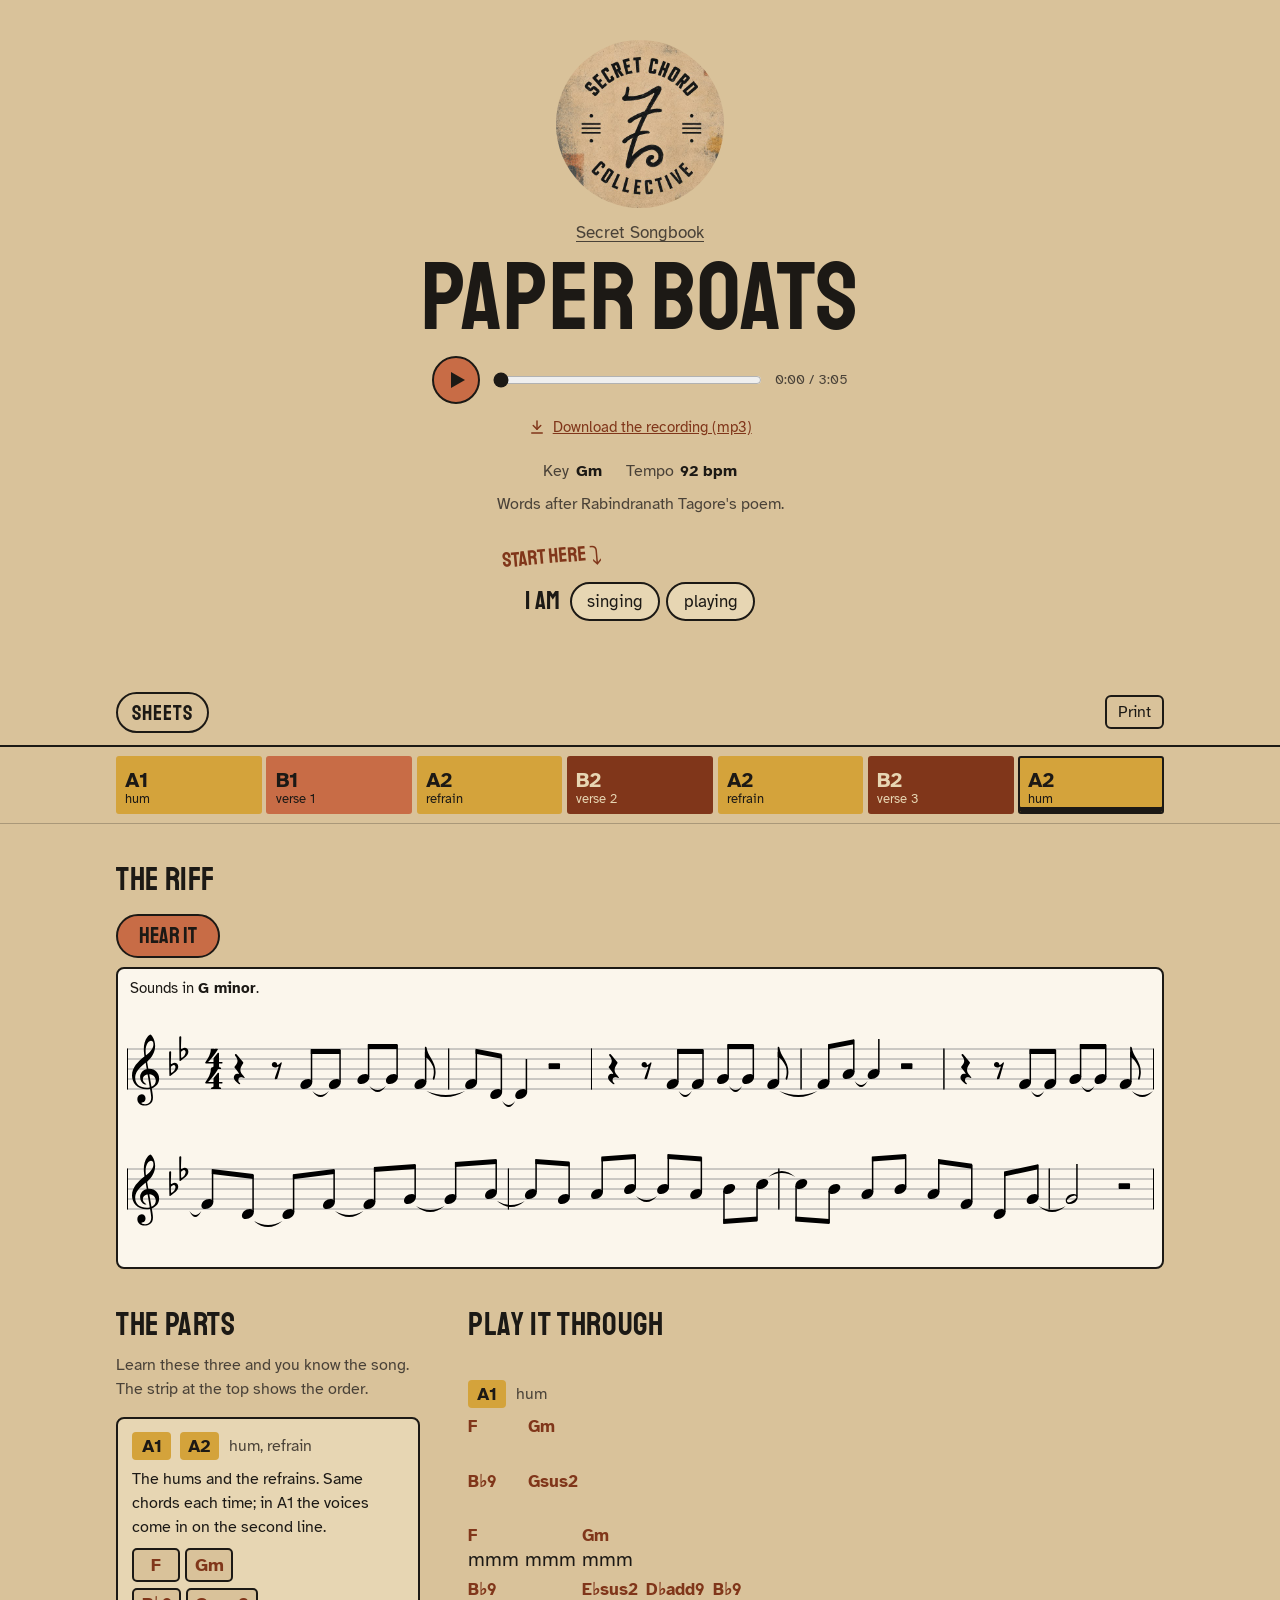
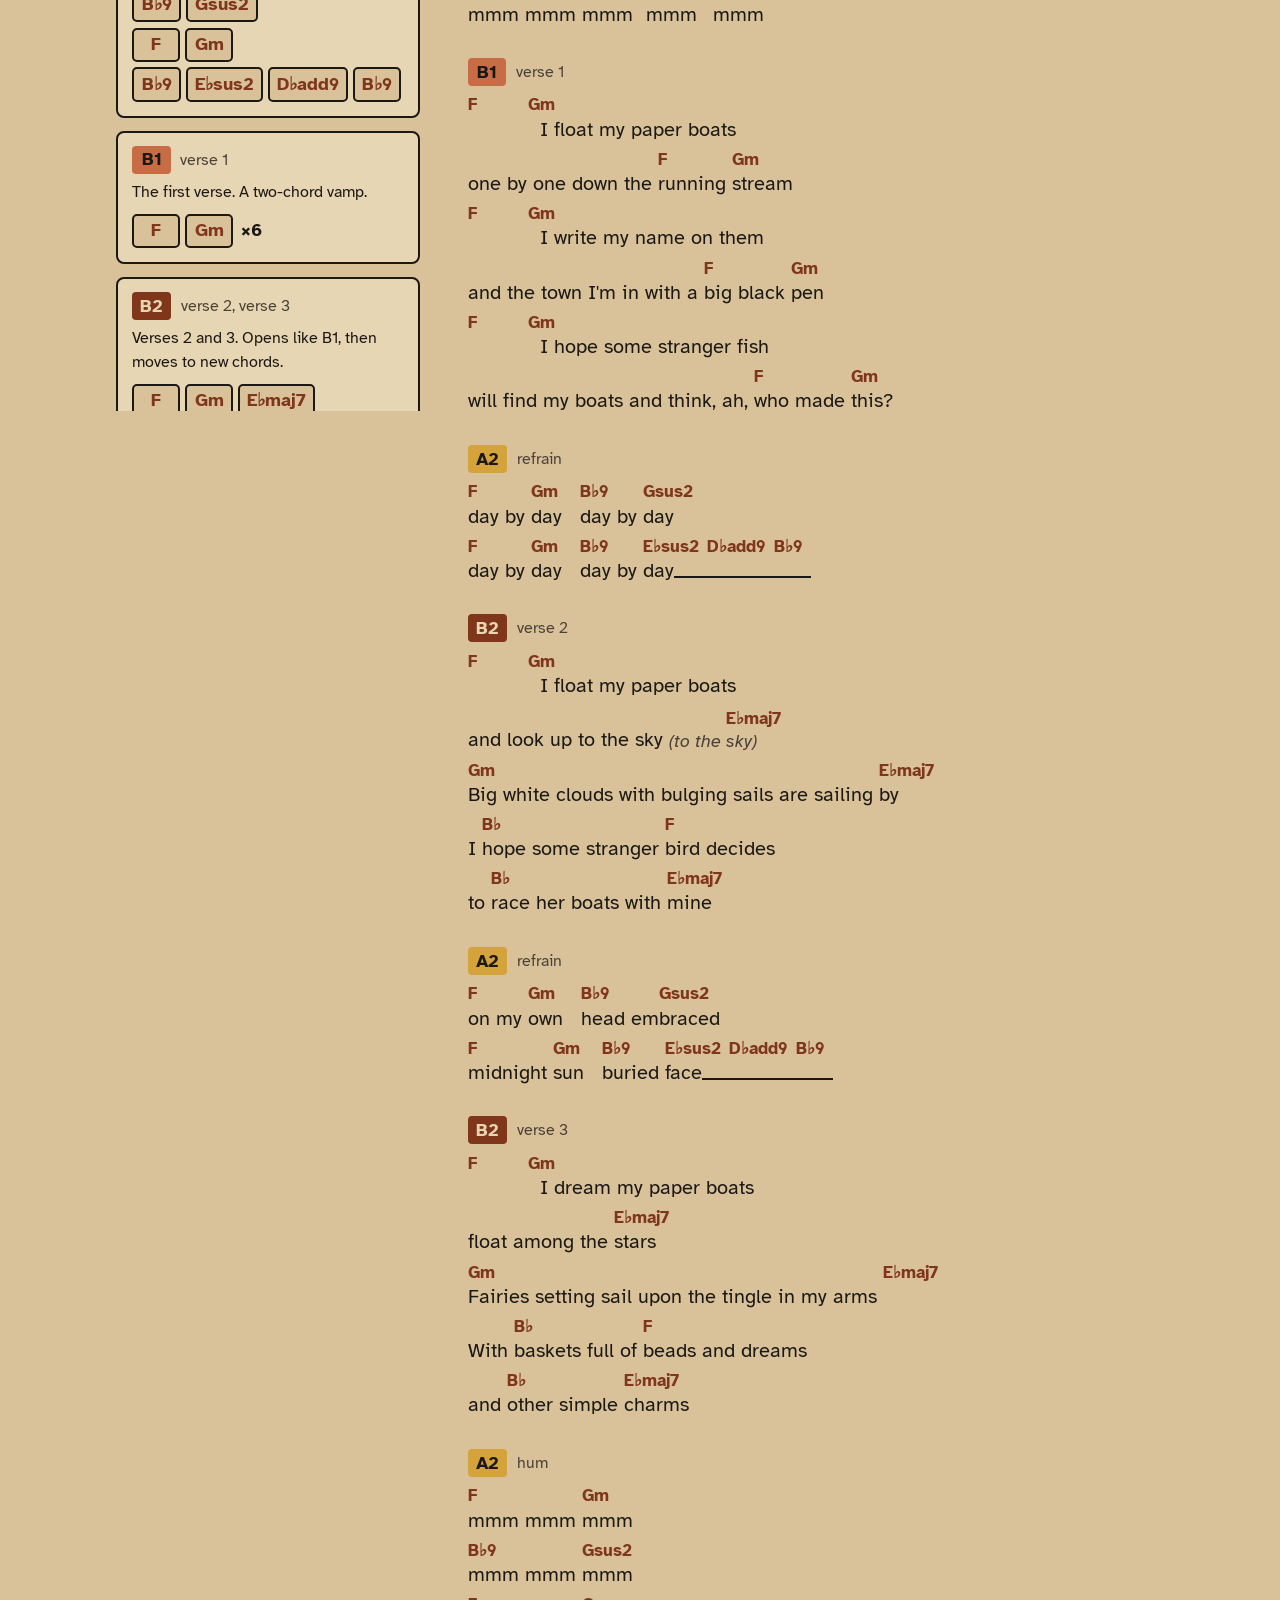
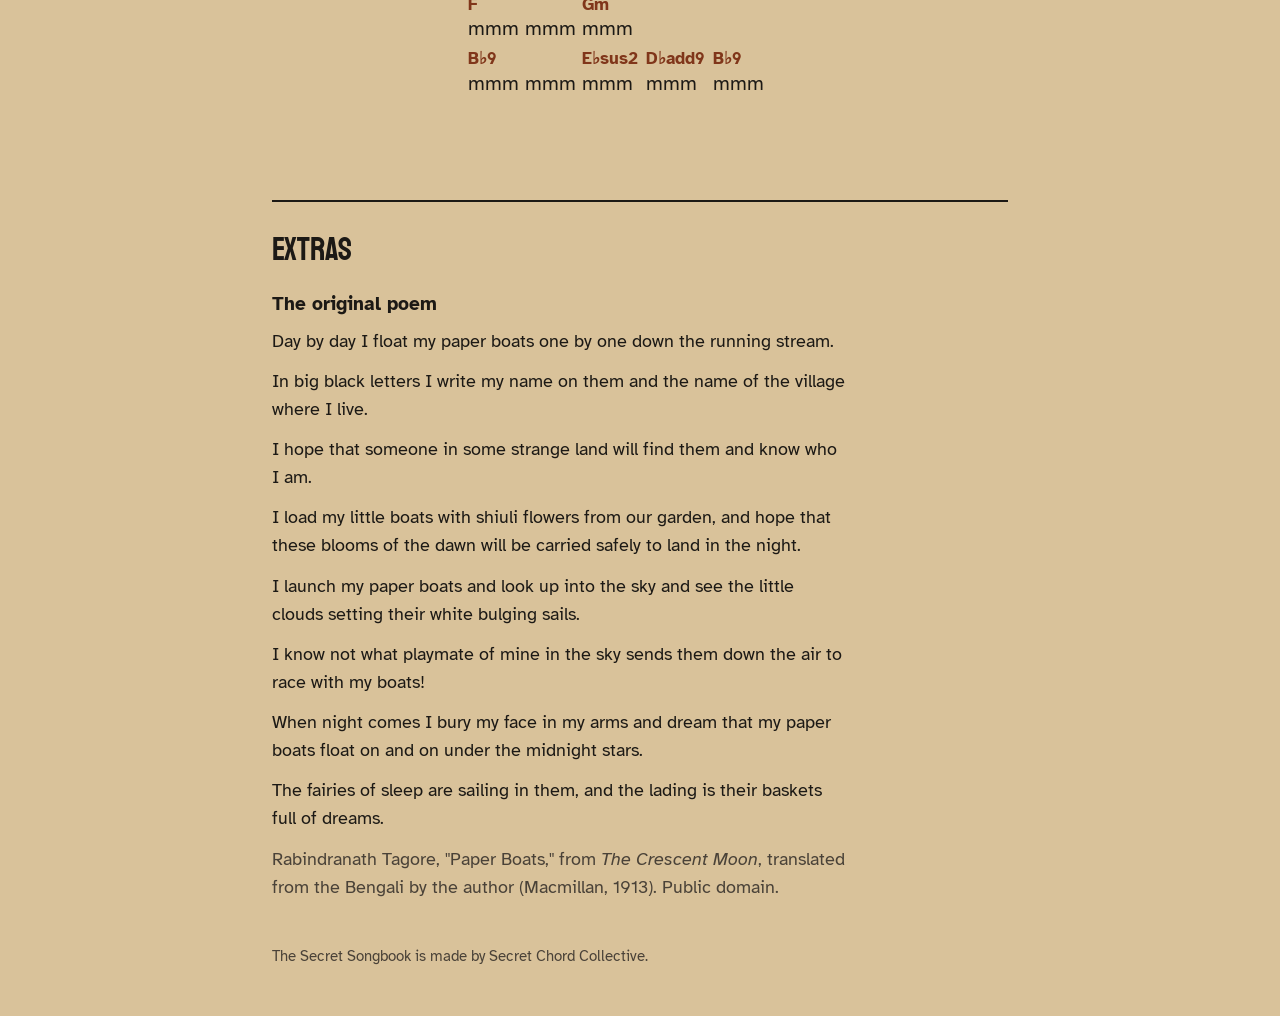
<file: songbook/paper-boats.html>
<!DOCTYPE html>
<html lang="en">
<head>
<meta charset="utf-8">
<meta name="viewport" content="width=device-width, initial-scale=1, viewport-fit=cover">
<title>Paper Boats | Secret Songbook</title>
<meta name="description" content="Paper Boats by Secret Chord Collective: words, chords, and your part to learn and sing along.">
<meta property="og:title" content="Paper Boats | Secret Songbook">
<meta property="og:description" content="Words, chords, and your part to learn and sing along.">
<link rel="stylesheet" href="assets/fonts.css">
<!-- Add to home screen: the logo, named "Songbook"; the pages keep working offline (sw.js) -->
<link rel="manifest" href="manifest.webmanifest">
<link rel="icon" href="assets/icons/favicon-32.png" sizes="32x32">
<link rel="apple-touch-icon" href="assets/icons/apple-touch-icon.png">
<meta name="apple-mobile-web-app-title" content="Songbook">
<meta name="apple-mobile-web-app-capable" content="yes">
<meta name="mobile-web-app-capable" content="yes">
<meta name="theme-color" content="#d9c29a">
<style>
  :root {
    --kraft: #d9c29a;
    --kraft-light: #e7d6b3;
    --ink: #1c1915;
    --ink-soft: #4a4238;
    --rust: #c86c46;
    --rust-ink: #80361a;
    --mustard: #d4a33b;
    --slate: #454b52;
    --display: "Staatliches", "Arial Narrow", Impact, sans-serif;
    --bar-h: 3.9rem;
    --body: "Atkinson Hyperlegible", "Helvetica Neue", Arial, sans-serif;
    box-sizing: border-box;
    padding-top: env(safe-area-inset-top, 0px);
    padding-bottom: env(safe-area-inset-bottom, 0px);
  }
  *, *::before, *::after { box-sizing: inherit; }
  html { scroll-padding-top: 9.5rem; }
  body {
    margin: 0;
    background: var(--kraft);
    color: var(--ink);
    font-family: var(--body);
    font-size: 1.125rem;
    line-height: 1.5;
  }
  /* Color blocks in the corners, borrowed from the logo's worn print patches */
  body::before {
    content: "";
    position: fixed; inset: 0; z-index: -1; pointer-events: none;
    background:
      linear-gradient(var(--rust), var(--rust)) right 0 top 0 / 9vw 20vh no-repeat,
      linear-gradient(var(--slate), var(--slate)) left 0 bottom 0 / 7vw 30vh no-repeat,
      linear-gradient(var(--rust), var(--rust)) left 7vw bottom 8vh / 6vw 14vh no-repeat,
      linear-gradient(var(--mustard), var(--mustard)) right 0 bottom 26vh / 5vw 9vh no-repeat;
    opacity: .45;
    display: none;
  }
  @media (min-width: 1600px) { body::before { display: block; } }
  img { max-width: 100%; }
  [hidden] { display: none !important; }
  select { max-width: 100%; }
  button, select, input { font: inherit; color: inherit; }
  :focus-visible { outline: 3px solid var(--rust-ink); outline-offset: 2px; }

  .wrap { max-width: 46rem; margin: 0 auto; padding: 0 1.25rem; }

  /* Header */
  header.song-head { padding: 2.5rem 0 1.75rem; text-align: center; }
  header.song-head img { display: block; margin: 0 auto .75rem; width: 168px; height: 168px; border-radius: 50%; object-fit: cover; background: var(--kraft-light); }
  .collective { margin: 0; font-size: 1.05rem; color: var(--ink-soft); }
  .collective a { color: inherit; text-decoration-thickness: 1px; text-underline-offset: 3px; }
  h1 {
    font-family: var(--display); font-weight: 400;
    font-size: clamp(3.2rem, 11vw, 6rem); line-height: .9; letter-spacing: .01em;
    margin: .1em 0 .15em;
  }
  .facts { display: flex; flex-wrap: wrap; justify-content: center; gap: .25rem 1.5rem; margin: 0; font-size: 1rem; }
  .facts div { display: flex; gap: .4rem; }
  .facts dt { color: var(--ink-soft); }
  .facts dd { margin: 0; font-weight: 700; }
  .source { margin: .6rem 0 0; font-size: 1rem; color: var(--ink-soft); }

  /* Role picker */
  .role { display: flex; flex-wrap: wrap; justify-content: center; align-items: center; gap: .4rem; margin: 1.1rem 0 0; }
  .role-lead { font-family: var(--display); font-size: 1.6rem; margin-right: .2rem; }
  .pick { border: 2px solid var(--ink); background: var(--kraft-light); border-radius: 999px; padding: .3rem .95rem; cursor: pointer; font-size: 1.05rem; }
  .pick.small { font-size: .95rem; padding: .2rem .75rem; }
  .pick[aria-pressed="true"] { background: var(--ink); color: var(--kraft); }
  .pick:hover { box-shadow: 0 0 0 2px var(--ink); }
  .inst { display: none; margin-top: .6rem; }
  body.role-play.role-chosen .inst { display: flex; }
  .start { margin: 1.2rem 0 -.6rem; font-family: var(--display); font-size: 1.3rem; color: var(--rust-ink);
           transform: translateX(-5.5rem) rotate(-5deg); }
  .start span { display: inline-block; font-family: var(--body); font-size: 1.6rem; transform: translateY(.35rem); }
  .role-note { margin: .6rem 0 0; font-size: .95rem; color: var(--ink-soft); min-height: 1.4em; }

  /* Singing: words first, player tools out of the way */
  body.role-sing [data-for="play"] { display: none !important; }
  body.role-sing .parts { display: none; }
  body.role-sing .line { font-size: 1.45rem; }
  @media (min-width: 1000px) { body.role-sing .layout { grid-template-columns: 1fr; max-width: 46rem; margin: 0 auto; } }
  /* Playing: chords lead, words become the cue */
  body.role-play [data-for="sing"] { display: none !important; }


  /* Practice (singers) */
  .practice { display: none; margin-top: 1.5rem; }
  body.role-sing .practice { display: block; }
  .practice h2 { margin-top: 0; }
  .ctl-row { display: flex; flex-wrap: wrap; align-items: center; gap: .4rem .6rem; margin: .6rem 0; }
  .range-line { display: none; margin: .2rem 0 0; font-size: 1.05rem; }
  body.role-sing .range-line { display: block; }
  .hear { border: 0; background: none; padding: 0 .15rem; text-decoration: underline; cursor: pointer; color: var(--rust-ink); font-weight: 700; }
  #roll { display: block; width: 100%; height: 190px; background: var(--kraft-light); border: 2px solid var(--ink); border-radius: 8px; touch-action: pan-y; cursor: grab; }
  #roll.dragging { cursor: grabbing; }
  .play { font-family: var(--display); font-size: 1.4rem; padding: .25rem 1.3rem .15rem; border: 2px solid var(--ink); border-radius: 999px; background: var(--rust); cursor: pointer; }
  .play[aria-pressed="true"] { background: var(--ink); color: var(--kraft); }
  .legend-line { display: flex; flex-wrap: wrap; align-items: center; gap: .35rem; font-size: .95rem; margin: .6rem 0 .35rem; }
  .legend-line span { width: 1.4rem; height: .55rem; border-radius: 3px; display: inline-block; }
  .legend-line .key-nathan { margin-left: .8rem; }
  .legend-line b { font-weight: 400; }
  .key-you { background: var(--rust-ink); }
  .key-nathan { background: var(--slate); }
  .lg-pair { display: inline-flex; align-items: center; gap: .35rem; font-style: normal; white-space: nowrap; }
  .lg-pair[hidden] { display: none; }
  .legend-line .key-other { background: transparent; border: 2px solid var(--ink); margin-left: .8rem; box-sizing: border-box; }
  /* Songs with more than one backing part: every line shows, and each one can be switched on or off for listening */
  .voices-row { display: none; }
  body.multi-part .voices-row { display: flex; }
  body.multi-part #balanceRow { display: none; }
  .voices-lead { font-size: .95rem; margin-right: .2rem; }
  .voices-row .pick .tick { display: inline-block; width: 1.1em; }
  .listen { display: flex; align-items: center; gap: .7rem; margin: .4rem auto .7rem; max-width: 26rem; }
  .pp { flex: none; width: 3rem; height: 3rem; border-radius: 50%; border: 2px solid var(--ink); background: var(--rust);
        display: grid; place-items: center; cursor: pointer; padding: 0; }
  .pp-icon { width: 0; height: 0; border-style: solid; border-width: .55rem 0 .55rem .9rem;
             border-color: transparent transparent transparent var(--ink); margin-left: .2rem; }
  .pp[aria-pressed="true"] { background: var(--ink); }
  .pp[aria-pressed="true"] .pp-icon { width: .8rem; height: 1.05rem; border: 0; margin: 0;
             border-left: .28rem solid var(--kraft); border-right: .28rem solid var(--kraft); }
  .listen input[type="range"] { flex: 1; min-width: 6rem; accent-color: var(--ink); }
  .rec-time { font-size: .9rem; white-space: nowrap; font-variant-numeric: tabular-nums; color: var(--ink-soft); }
  /* No mp3 yet: the player stays as a placeholder */
  .listen.missing .pp { background: var(--kraft-light); border-color: var(--ink-soft); cursor: default; }
  .listen.missing .pp-icon { border-left-color: var(--ink-soft); }
  .listen.missing input { opacity: .45; }
  /* A demo or sketch recording says so, quietly: a tag in the player and one line under it */
  .rec-kind { flex: none; font-family: 'Staatliches', sans-serif; font-size: .9rem; letter-spacing: .06em; line-height: 1; padding: .2rem .45rem; border: 1.5px solid var(--ink-soft); border-radius: 3px; color: var(--ink-soft); }
  .rec-dl { margin: -.6rem auto .6rem; text-align: center; }
  .rec-dl a { display: inline-flex; align-items: center; gap: .4rem; min-height: 44px; font-size: .95rem; color: var(--rust-ink); }
  .rec-dl a:hover { color: var(--ink); }
  .rec-note { margin: -.3rem auto .8rem; max-width: 26rem; font-size: .9rem; line-height: 1.4; color: var(--ink-soft); text-align: center; }
  #form a.hearing { outline: 3px dashed var(--ink); outline-offset: -3px; }
  .tag { display: none; font-size: .7rem; font-weight: 700; font-style: normal; letter-spacing: .02em; border-radius: 3px;
         padding: .05rem .3rem; margin-right: .3rem; vertical-align: .2em; line-height: 1.2; }
  .tag.nathan { background: var(--slate); color: var(--kraft-light); }
  .tag.you { background: var(--rust-ink); color: var(--kraft-light); }
  .who-sings { display: none; font-size: 1rem; background: var(--kraft-light); border-left: 4px solid var(--rust-ink); padding: .5rem .75rem; margin: .25rem 0 0; }
  .who-sings .tag { display: inline; }
  body.role-sing .who-sings { display: block; }
  body.role-sing .tag { display: inline; }
  body.role-sing .solo { color: var(--slate); font-style: italic; }
  body.role-sing .echo { color: var(--ink); font-style: italic; }
  /* The sheet music gets most of the screen, with its own size buttons and a full-screen mode */
  .staff-box { display: none; position: relative; max-height: 72vh; max-height: 72svh; overflow: auto; background: #fbf6ec;
               border: 2px solid var(--ink); border-radius: 8px; }
  body.view-staff .staff-box { display: block; }
  .staff-tools { display: none; flex-wrap: wrap; align-items: center; justify-content: flex-end; gap: .5rem; margin: 0 0 .5rem; }
  body.view-staff .staff-tools { display: flex; }
  .speed { display: inline-flex; align-items: center; gap: .35rem; font-size: .95rem; color: var(--ink-soft); margin-left: auto; }
  .speed select { font: inherit; color: var(--ink); background: var(--kraft-light); border: 2px solid var(--ink); border-radius: 6px; min-height: 44px; padding: 0 .4rem; }
  .show-row { flex: 1 1 100%; display: flex; flex-wrap: wrap; align-items: center; gap: .4rem; }
  .show-row .pick .tick { display: inline-block; width: 1.1em; }
  .staff-tools .zoom { display: inline-flex; align-items: center; gap: .3rem; }
  .staff-tools .zoom-lead { font-size: .9rem; color: var(--ink-soft); }
  .staff-tools .staff-play { display: none; margin-right: auto; }
  body.staff-full { overflow: hidden; }
  body.staff-full .staff-wrap { position: fixed; inset: 0; z-index: 30; background: var(--kraft); display: flex; flex-direction: column;
               padding: .5rem .5rem calc(.5rem + env(safe-area-inset-bottom, 0px)); }
  body.staff-full .staff-box { flex: 1; max-height: none; }
  body.staff-full .staff-tools .staff-play { display: inline-flex; }
  body.view-staff #roll, body.view-staff .legend-line { display: none; }
  #staff svg { display: block; }
  .bar-mark { position: absolute; display: none; background: rgba(192,99,61,.18); border-bottom: 3px solid var(--rust); pointer-events: none; }
  .staff-note { padding: 1rem; font-size: 1rem; }
  .fade-row { display: none; }
  body.role-sing .fade-row { display: flex; }
  .fade-lead { font-weight: 700; font-size: 1rem; }
  .tag.rest { background: transparent; color: var(--ink-soft); border: 1px solid var(--ink-soft); }
  .sing-only { display: none; }
  body.role-sing .sing-only { display: inline; }
  body.role-sing .not-sing { display: none; }
  .steps b { font-weight: 700; margin-right: .2rem; }
  .settings { font-size: .9rem; color: var(--ink-soft); gap: .3rem .5rem; }
  .settings select { font-size: .9rem; padding: .05rem .3rem; }
  /* first word of a line: tap to hear your starting note (singing view only) */
  body.role-sing .fn { text-decoration: underline dotted var(--rust-ink); text-decoration-thickness: 2px; text-underline-offset: 4px; cursor: pointer; position: relative; }
  body.role-sing .fn.sounding::after { content: attr(data-note); position: absolute; left: 0; top: -1.6em; font-size: .8rem; font-weight: 700; font-style: normal;
      background: var(--rust-ink); color: var(--kraft-light); padding: .05rem .35rem; border-radius: 3px; white-space: nowrap; }
  /* singing: the recording player is pinned in the bar instead of the view buttons */
  body.role-sing .bar .toggle, body.role-sing .bar .spacer { display: none; }
  body.role-sing .bar .wrap { flex-wrap: nowrap; }
  body.role-sing .bar .plain { flex: none; order: 2; }
  .bar .listen { margin: 0 auto; max-width: 40rem; width: 100%; }
  /* on touch screens every control gets a finger-sized target */
  @media (pointer: coarse) {
    .pick, .pick.small, .plain, .toggle, .play { min-height: 44px; }
    .listen input[type="range"] { height: 44px; }
    .hear { padding: .5rem .2rem; margin: -.5rem 0; }
  }
  .riff { margin-top: 2rem; }
  body.role-sing .riff { display: none; }
  .riff h2 { font-family: var(--display); font-weight: 400; font-size: 2rem; margin: 0 0 .25rem; letter-spacing: .02em; }
  .riff-views { display: none; gap: .4rem; }
  .capo-row { display: none; flex-wrap: wrap; align-items: center; gap: .3rem .6rem; margin: .2rem 0 .6rem; }
  body.riff-capo .capo-row { display: flex; }
  .capo-row label { font-weight: 700; }
  .capo-shapes { flex-basis: 100%; margin: 0; font-size: .95rem; }
  body.riff-tabbable .riff-views { display: inline-flex; }
  .riff-box { background: #fbf6ec; border: 2px solid var(--ink); border-radius: 8px; overflow-x: auto; padding: .5rem .25rem .25rem; }
  .riff-key { margin: 0 .5rem .2rem; font-size: .95rem; }
  .riff-box { position: relative; }
  .riff-cursor { position: absolute; width: 3px; background: var(--rust); border-radius: 2px; pointer-events: none; box-shadow: 0 0 0 3px rgba(192,99,61,.18); }
  .riff-key b { font-weight: 700; }
  #riffMusic svg { display: block; }
  @media print { .riff .ctl-row, .capo-row { display: none !important; } .riff-box { border: 0; overflow: visible; padding: 0; background: none; }
    #riffMusic svg { width: 100% !important; height: auto !important; } .riff { break-inside: avoid; margin-top: 3mm; } .riff h2 { font-size: 14pt; } }
  .setting-now { font-weight: 700; color: var(--kraft-light); background: var(--rust-ink); border-radius: 4px; padding: 0 .45rem; }
  body.role-sing .setting-now { display: none; }
  .sheet-badge { font-family: var(--body); font-size: .75rem; font-weight: 700; margin-left: .4rem; vertical-align: .15em;
                 background: var(--rust-ink); color: var(--kraft-light); border-radius: 3px; padding: .05rem .3rem; }
  .sheet-badge:empty { display: none; }
  @media print { .setting-now { color: #000; background: none; border: 1pt solid #000; } }
  body.no-score .practice, body.no-score .range-line { display: none !important; }
  body.no-chords .parts, body.no-chords #capoRow, body.no-chords .row:has(#numbers) { display: none !important; }
  .part-pick { display: none; margin-top: .5rem; }
  body.role-sing.multi-part .part-pick { display: flex; }
  .ghost { color: transparent; text-decoration: underline; text-decoration-color: var(--ink-soft); text-decoration-thickness: 1px; }

  /* Toolbar */
  .bar {
    position: sticky; top: 0; z-index: 5;
    background: var(--kraft);
    border-bottom: 2px solid var(--ink);
    padding: .75rem 0 .75rem;
    padding-top: calc(.75rem + env(safe-area-inset-top, 0px));
  }
  .bar .wrap { display: flex; gap: .5rem; align-items: center; flex-wrap: wrap; }
  .toggle {
    font-family: var(--display); font-size: 1.35rem; letter-spacing: .04em;
    padding: .2rem .9rem .1rem; border: 2px solid var(--ink); border-radius: 999px;
    background: transparent; cursor: pointer;
  }
  .toggle[aria-pressed="true"] { background: var(--ink); color: var(--kraft); }
  .bar .spacer { flex: 1; }
  .plain {
    border: 2px solid var(--ink); background: transparent; border-radius: 6px;
    padding: .2rem .7rem; cursor: pointer; font-size: 1rem;
  }
  .plain:hover, .toggle:hover { box-shadow: 0 0 0 2px var(--ink); }

  /* Sheets panel */
  #sheets { display: none; margin: 1.25rem 0 0; background: var(--kraft-light); border: 2px solid var(--ink); border-radius: 10px; padding: 1rem 1.1rem 1.1rem; }
  body.sheets-on #sheets { display: block; }
  .sheets-head { display: none; }
  .row { display: flex; flex-wrap: wrap; gap: .5rem 1rem; align-items: center; padding: .55rem 0; border-top: 1px solid rgba(28,25,21,.18); }
  .row:first-child { border-top: 0; padding-top: 0; }
  .row > .label { min-width: 7.5rem; font-weight: 700; }
  .stepper { display: inline-flex; align-items: center; gap: .4rem; }
  .stepper output { min-width: 3.2rem; text-align: center; font-weight: 700; font-size: 1.2rem; }
  .hint { font-size: .95rem; color: var(--ink-soft); }
  select, input[type="number"] { background: var(--kraft); border: 2px solid var(--ink); border-radius: 6px; padding: .15rem .4rem; }
  input[type="number"] { width: 4.5rem; }
  .check { display: inline-flex; align-items: center; gap: .4rem; cursor: pointer; }
  .check input { width: 1.1rem; height: 1.1rem; accent-color: var(--ink); }
  .soon { opacity: .6; }


  /* Form strip: the one bold element. Sticks under the toolbar so you always know where you are. */
  nav.form { position: sticky; top: var(--bar-h); z-index: 4; background: var(--kraft); padding: .6rem 0; border-bottom: 1px solid rgba(28,25,21,.25); }
  #form { display: flex; gap: .3rem; }
  #form a {
    flex: 1 1 0; min-width: 0; display: flex; flex-direction: column; justify-content: flex-end; gap: .1rem;
    text-decoration: none; color: var(--ink); padding: .7rem .45rem .35rem; border-radius: 3px;
    border: 2px solid transparent;
  }
  #form a b { font-weight: 700; font-size: 1.3rem; line-height: 1; }
  #form a span { font-size: .8rem; line-height: 1.1; overflow: hidden; white-space: nowrap; text-overflow: ellipsis; }
  #form a.here { border-color: var(--ink); box-shadow: inset 0 -5px 0 var(--ink); }
  .pa  { background: var(--mustard); color: var(--ink); }
  .pb1 { background: var(--rust); color: var(--ink); }
  .pb2 { background: var(--rust-ink); color: var(--kraft-light) !important; }
  .pc  { background: var(--slate); color: var(--kraft-light) !important; }   /* a fourth part, like a bridge */

  /* Headings */
  main > h2, .parts > h2 { font-family: var(--display); font-weight: 400; font-size: 2rem; margin: 2rem 0 .25rem; letter-spacing: .02em; }
  .lede { margin: 0 0 1rem; color: var(--ink-soft); font-size: 1rem; }
  .badge { font-weight: 700; font-size: 1.15rem; line-height: 1; padding: .3rem .5rem; border-radius: 4px; min-width: 2.4rem; text-align: center; }
  .cap { font-size: 1rem; color: var(--ink-soft); font-weight: 400; }

  /* The parts */
  .card { border: 2px solid var(--ink); border-radius: 8px; padding: .8rem .9rem .9rem; margin-bottom: .8rem; background: var(--kraft-light); }
  .card h3 { display: flex; align-items: center; gap: .6rem; margin: 0 0 .4rem; }
  .card p { margin: 0 0 .6rem; font-size: 1rem; }
  .grid-row { display: flex; flex-wrap: wrap; gap: .3rem; align-items: center; margin-top: .35rem; }
  .blk { border: 2px solid var(--ink); border-radius: 5px; padding: .1rem .45rem; min-width: 3rem; text-align: center; font-weight: 700; color: var(--rust-ink); background: var(--kraft); }
  .times { font-weight: 700; margin-left: .2rem; }
  .blk small { display: block; font-weight: 400; font-size: .75rem; color: var(--ink); white-space: nowrap; }

  /* Song */
  main { padding-bottom: 3rem; }
  section.part { margin-top: 1.9rem; }
  section.part h3 { display: flex; align-items: center; gap: .6rem; margin: 0 0 .6rem; }

  .line { display: flex; flex-wrap: wrap; align-items: flex-end; margin: 0 0 .45rem; font-size: 1.25rem; }
  .seg { display: inline-flex; flex-direction: column; white-space: pre-wrap; max-width: 100%; }
  .ch { font-weight: 700; font-style: normal; color: var(--rust-ink); font-size: 1.05rem; line-height: 1.2; padding-right: .5rem; min-height: 1.2em; }   /* chords are never italic, even inside an italic echo */
  .ch.run { font-weight: 500; letter-spacing: .03em; }   /* a run of single notes, lighter than a chord */
  .ch:empty { padding-right: 0; }
  body.chords-on .seg.stretched .ly::after { content: '-'; }   /* a spot with no chord adds no space */
  .ly { line-height: 1.35; }
  .seg.gap .ly { min-width: 3.75rem; }
  .ly.has-hold { display: flex; align-items: flex-end; min-height: 1.35em; }   /* a hold with no word keeps a full line's height, so its chord sits level with the others */
  .join-gap { display: none; }
  .chs { display: flex; }
  body:not(.chords-on) .chs { display: none; }
  body:not(.lyrics-on) .chs { gap: .35rem; }
  body.chords-on .pgroup { display: flex; flex-wrap: wrap; align-items: flex-end; margin: 0 0 .45rem; }
  body.chords-on .pgroup > .line { display: contents; }
  body.chords-on .pgroup > .echo { display: flex; align-items: flex-end; margin: 0 0 0 .4rem; }
  .echo .seg { display: inline-flex; flex-direction: column; white-space: pre-wrap; }
  body:not(.chords-on) .echo .seg { display: inline; }
  body.chords-on .join-gap { display: inline-flex; }
  body:not(.chords-on) .seg.join-gap { display: none; }
  body:not(.chords-on) .lead { display: none; }   /* the indent under the chords isn't needed without them */
  body:not(.chords-on) .seg.gap { display: none; }
  body:not(.chords-on) .echo { margin-left: var(--echo-x, 0px); }   /* singers: the echo starts under the word it echoes */
  body:not(.chords-on) .seg.hold-only { display: none; }   /* without chords, one hold line after the word is enough */
  body:not(.chords-on) .rest-line:not(:has(.tag)) { display: none; }   /* one Rest for a run of resting lines */
  .hold { flex: 1; min-width: 1.5rem; border-bottom: 2px solid currentColor; margin-bottom: .3em; }
  body:not(.chords-on) .ly.has-hold { display: inline; }
  body:not(.chords-on) .hold { display: inline-block; flex: none; width: 1.6em; min-width: 0; margin: 0; height: .9em; }
  .echo { margin: -.3rem 0 .5rem 1.5rem; font-style: italic; color: var(--ink-soft); }

  /* iPad landscape and up: the parts stay beside the song as a reference */
  @media (min-width: 1000px) {
    .wrap { max-width: 68rem; }
    .layout { display: grid; grid-template-columns: 19rem 1fr; gap: 3rem; align-items: start; }
    .parts { position: sticky; top: calc(var(--bar-h) + 5.2rem); max-height: calc(100vh - var(--bar-h) - 6rem); overflow: auto; padding-bottom: 1rem; }
    header.song-head, .extras, footer { max-width: 46rem; margin-left: auto; margin-right: auto; }
  }

  /* View modes */
  body:not(.chords-on) .line { display: block; }
  body:not(.chords-on) .seg { display: inline; }
  body:not(.chords-on) .seg.gap .ly { display: inline; }
  body:not(.chords-on) .ch { display: none; }
  body:not(.lyrics-on) .ly { display: none; }
  body:not(.lyrics-on) .echo:not(:has(.has-chord)) { display: none; }
  body:not(.lyrics-on) .line { gap: .35rem; }
  body:not(.lyrics-on) .seg:not(.has-chord) { display: none; }
  body:not(.lyrics-on) .ch { border: 2px solid var(--ink); border-radius: 6px; padding: .15rem .5rem; min-width: 3.2rem; text-align: center; background: var(--kraft-light); }
  .empty { display: none; margin-top: 2rem; }
  body:not(.lyrics-on):not(.chords-on) .empty { display: block; }
  body:not(.lyrics-on):not(.chords-on) section.part { display: none; }

  /* Extras */
  .extras { border-top: 2px solid var(--ink); margin-top: 3rem; padding-top: 1.5rem; }
  .extras h2 { font-family: var(--display); font-weight: 400; font-size: 2rem; margin: 0 0 1rem; }
  .extras h3 { font-size: 1.2rem; margin: 0 0 .5rem; }
  .poem p { margin: 0 0 .75rem; max-width: 36rem; font-size: 1.1rem; line-height: 1.6; }
  .cite { font-size: .95rem; color: var(--ink-soft); }

  footer { padding: 2rem 0 3rem; font-size: .95rem; color: var(--ink-soft); }

  @media (max-width: 700px) {
    :root { --bar-h: 0px; }
    html { scroll-padding-top: 5.5rem; }
    body { padding-bottom: 5.5rem; }
    .bar { position: fixed; top: auto; bottom: 0; left: 0; right: 0; border-bottom: 0; border-top: 2px solid var(--ink);
           padding: .6rem 0 calc(.6rem + env(safe-area-inset-bottom, 0px)); }
    .bar .wrap { justify-content: center; }
    nav.form { top: 0; padding-top: calc(.5rem + env(safe-area-inset-top, 0px)); }
    #sheets { position: fixed; left: .5rem; right: .5rem; bottom: calc(4.3rem + env(safe-area-inset-bottom, 0px)); z-index: 6;
              max-height: 70vh; overflow: auto; margin: 0; box-shadow: 0 -6px 24px rgba(28,25,21,.35); }
    .sheets-head { display: flex; justify-content: space-between; align-items: center; margin-bottom: .5rem;
                   font-family: var(--display); font-size: 1.5rem; }
    .row > .label { min-width: 100%; }
  }
  @media (max-width: 520px) {
    header.song-head img { width: 128px; height: 128px; }
    #form a { padding: .5rem .3rem .3rem; }
    #form a b { font-size: 1.1rem; }
    #form a span { display: none; }
    body.role-sing #form a span { display: block; font-size: .6rem; white-space: nowrap; overflow: hidden; }
    body.role-sing #form a { align-items: flex-start; padding: .45rem .25rem .3rem; }
    #form a { align-items: center; padding: .55rem .2rem; }
    .line { font-size: 1.12rem; }
    .bar .plain, .bar .spacer { display: none; }
    .toggle { font-size: 1.2rem; }
  }
  /* Print: one clean chart page, following whatever view is on screen (key, instrument, lyrics/chords, singing marks) */
  .print-form { display: none; }
  @page { size: A4; margin: 14mm 14mm 12mm; }
  @media print {
    body::before, .bar, #sheets, nav.form, .parts, main > h2, .start, .role, .role-note, .listen, .rec-note, .rec-dl, audio,
    .practice, .extras, footer, .empty, .source, .fade-row { display: none !important; }
    :root { padding: 0; }
    body { background: #fff; font-size: 10pt; padding: 0; }
    .wrap { max-width: none; padding: 0; }
    .layout { display: block !important; }
    header.song-head { display: grid; grid-template-columns: auto 1fr; gap: 0 5mm; align-items: center; text-align: left; padding: 0 0 3mm; max-width: none; border-bottom: 1.5pt solid #000; margin: 0; }
    header.song-head img { width: 20mm; height: 20mm; margin: 0; }
    header.song-head a { text-decoration: none; }
    .collective { font-size: 9pt; }
    h1 { font-size: 30pt; margin: 0; }
    .facts { justify-content: flex-start; font-size: 10pt; }
    .print-form { display: block; margin: 1mm 0 0; font-size: 10pt; }
    .print-form b { font-weight: 700; margin-right: .6mm; }
    #song { columns: 2; column-gap: 9mm; margin-top: 4mm; }
    section.part { break-inside: avoid; margin: 0 0 4mm; }
    section.part h3 { margin: 0 0 1.5mm; }
    .badge { font-size: 9pt; padding: .5mm 1.5mm; min-width: 0; }
    .cap { font-size: 8.5pt; }
    .line, body.role-sing .line { font-size: 10.5pt; margin: 0 0 1.2mm; }
    .ch { font-size: 8.5pt; }
    .seg.gap .ly { min-width: 8mm; }
    .who-sings { font-size: 8.5pt; padding: 1mm 2mm; margin: 3mm 0 0; }
    .echo { margin: -.5mm 0 1.2mm 4mm; font-size: 9.5pt; }
    * { -webkit-print-color-adjust: exact; print-color-adjust: exact; }
  }
</style>
</head>
<body class="lyrics-on chords-on">

<div class="wrap">
  <header class="song-head">
    <!-- Logo: drop the file at this path. Not embedded. -->
    <a href="songbook.html"><img src="assets/scc-logo.jpg" alt="Secret Chord Collective logo, back to the Secret Songbook"></a>
    <div>
      <p class="collective"><a href="songbook.html">Secret Songbook</a></p>
      <h1>Paper Boats</h1>
      <div class="listen" id="listen">
        <button class="pp" id="recBtn" aria-label="Play" aria-pressed="false"><span class="pp-icon" aria-hidden="true"></span></button>
        <input type="range" id="recSeek" min="0" max="1000" value="0" aria-label="Position in the song">
        <span class="rec-time" id="recTime">0:00</span>
        <span class="rec-kind" id="recKind" hidden></span>
      </div>
      <audio id="rec" preload="metadata"></audio>
      <p class="rec-note" id="recNote" hidden></p>
      <p class="rec-dl" id="recDl" hidden><a id="recDlLink" href="#" download><svg width="18" height="18" viewBox="0 0 24 24" fill="none" stroke="currentColor" stroke-width="2" stroke-linecap="round" stroke-linejoin="round" aria-hidden="true"><path d="M12 4v11"/><path d="M7 10l5 5 5-5"/><path d="M5 20h14"/></svg>Download the recording (mp3)</a></p>
      <dl class="facts">
        <div><dt>Key</dt><dd id="factKey">Gm</dd></div>
        <div><dt>Tempo</dt><dd>92 bpm</dd></div>
        <div class="setting-now" id="settingNow" hidden></div>
      </dl>
      <p class="source">Words after Rabindranath Tagore's poem.</p>
      <p class="print-form" id="printForm"></p>
      <p class="start" id="startHint">Start here <span aria-hidden="true">⤵</span></p>
      <div class="role" role="group" aria-label="What you are doing">
        <span class="role-lead">I am</span>
        <button class="pick" data-role="sing" aria-pressed="false">singing</button>
        <button class="pick" data-role="play" aria-pressed="false">playing</button>
      </div>
      <div class="role inst" role="group" aria-label="Your instrument">
        <button class="pick small" data-inst="guitar" aria-pressed="false">Guitar</button>
        <button class="pick small" data-inst="uke" aria-pressed="false">Ukulele</button>
        <button class="pick small" data-inst="keys" aria-pressed="false">Keys</button>
        <button class="pick small" data-inst="bass" aria-pressed="false">Bass</button>
        <button class="pick small" data-inst="bb" aria-pressed="false">B♭ instrument</button>
        <button class="pick small" data-inst="eb" aria-pressed="false">E♭ instrument</button>
        <button class="pick small" data-inst="f" aria-pressed="false">French horn</button>
      </div>
      <p class="role-note" id="roleNote"></p>
      <p class="range-line" id="rangeBox"></p>
      <div class="role part-pick" id="partPick" role="group" aria-label="Your part"></div>

    </div>
  </header>
</div>

<nav class="bar" aria-label="Page view">
  <div class="wrap">
    <button class="toggle" data-mode="sheets" aria-pressed="false">Sheets<span class="sheet-badge" id="sheetBadge"></span></button>
    <span class="spacer"></span>
    <button class="plain" onclick="window.print()">Print</button>
  </div>
</nav>

<div class="wrap">
  <div id="sheets" aria-label="Sheets tools">
    <div class="sheets-head"><span>Sheets</span><button class="plain" id="sheetsDone">Done</button></div>
    <div data-for="play" class="row print-keep">
      <span class="label">Key</span>
      <span class="stepper">
        <button class="plain" id="keyDown" aria-label="Transpose down a half step">−</button>
        <output id="keyOut">Gm</output>
        <button class="plain" id="keyUp" aria-label="Transpose up a half step">+</button>
      </span>
      <button class="plain" id="keyReset">Original key</button>
    </div>
    <div class="row">
      <span class="label">Show</span>
      <label class="check"><input type="checkbox" id="showLyrics" checked> Words</label>
      <label class="check"><input type="checkbox" id="showChords" checked> Chords</label>
    </div>
    <div data-for="play" class="row">
      <span class="label">Chords as</span>
      <label class="check"><input type="checkbox" id="numbers"> Numbers instead of chord names</label>
    </div>
    <div class="row">
      <span class="label">Click</span>
      <button class="plain" id="clickBtn">Start click</button>
      <label for="bpm">bpm</label>
      <input type="number" id="bpm" min="40" max="200" value="92">
    </div>
  </div>

</div>

<nav class="form" aria-label="Song form"><div class="wrap" id="form"></div></nav>

<div class="wrap">
  <section class="riff" id="riff" aria-labelledby="riffTitle">
    <h2 id="riffTitle">The riff</h2>
    <div class="capo-row" id="capoRow">
      <label for="capoPick">Capo</label>
      <select id="capoPick"></select>
      <p class="capo-shapes" id="capoShapes"></p>
    </div>
    <div class="ctl-row">
      <button class="play" id="riffPlay">Hear it</button>
      <span class="riff-views" role="group" aria-label="How to read the riff">
        <button class="pick small" data-riffview="notes" aria-pressed="true">Sheet music</button>
        <button class="pick small" data-riffview="tab" aria-pressed="false">Tab</button>
      </span>
    </div>
    <div class="riff-box">
      <p class="riff-key" id="riffKey"></p>
      <div id="riffMusic"></div>
      <div class="riff-cursor" id="riffCursor" hidden></div>
    </div>
  </section>
  <div class="layout">
    <aside class="parts" aria-labelledby="partsTitle">
      <h2 id="partsTitle">The parts</h2>
      <p class="lede">Learn these three and you know the song. The strip at the top shows the order.</p>
      <div id="partCards"></div>
    </aside>
    <main>
      <section class="practice" id="practice" aria-labelledby="practiceTitle">
        <h2 id="practiceTitle">Learn your part</h2>
        <div class="ctl-row" role="group" aria-label="How to see the music">
          <button class="pick small" data-view="roll" aria-pressed="true">Moving lines</button>
          <button class="pick small" data-view="staff" aria-pressed="false">Sheet music</button>
        </div>
        <p class="legend-line"><span class="key-you"></span><b class="lg-you">Your line</b> <span class="key-nathan"></span><b class="lg-nathan">Nathan</b><em class="lg-pair" id="lgOther" hidden><span class="key-other"></span><b class="lg-other"></b></em></p>
        <canvas id="roll" aria-label="Your line and the other line, moving as the music plays"></canvas>
        <div class="staff-wrap" id="staffWrap">
          <div class="staff-tools" role="group" aria-label="Sheet music">
            <div class="show-row" id="showRow" role="group" aria-label="Lines shown in the sheet music"></div>
            <button class="play staff-play" id="staffPlay">Play</button>
            <span class="zoom">
              <button class="plain" id="zoomOut" aria-label="Smaller music">−</button>
              <span class="zoom-lead" aria-hidden="true">Size</span>
              <button class="plain" id="zoomIn" aria-label="Bigger music">+</button>
            </span>
            <button class="pick small" id="staffFull" aria-pressed="false">Full screen</button>
          </div>
          <div class="staff-box" id="staffBox"><div id="staff"></div><div class="bar-mark" id="barMark"></div></div>
        </div>
        <div class="ctl-row">
          <button class="play" id="playBtn">Play</button>
          <button class="pick small" id="firstNoteBtn">Your next note</button>
          <label class="speed"><span class="speed-lead">Speed</span>
            <select id="speedPick" aria-label="Practice speed">
              <option value="1">100%</option><option value="0.9">90%</option><option value="0.8">80%</option>
              <option value="0.7">70%</option><option value="0.6">60%</option>
            </select>
          </label>
        </div>
        <div class="ctl-row steps" role="group" aria-label="What you hear" id="balanceRow">
          <button class="pick small" data-bal="bg" aria-pressed="true"><b>1</b> Just your line</button>
          <button class="pick small" data-bal="together" aria-pressed="false"><b>2</b> Both lines</button>
          <button class="pick small" data-bal="nathan" aria-pressed="false"><b>3</b> Just Nathan</button>
        </div>
        <div class="ctl-row voices-row" role="group" aria-label="Lines you hear" id="voicesRow"></div>
      </section>
      <h2><span class="not-sing">Play it through</span><span class="sing-only">Sing along</span></h2>
      <p class="who-sings" id="whoSings"></p>
      <div class="ctl-row fade-row" role="group" aria-label="How much of the words to show">
        <span class="fade-lead">Learn the words:</span>
        <button class="pick small" data-fade="0" aria-pressed="true">All</button>
        <button class="pick small" data-fade="1" aria-pressed="false">First letters</button>
        <button class="pick small" data-fade="2" aria-pressed="false">Blanks</button>
      </div>
      <div id="song"></div>
      <p class="empty">Turn on words or chords under Sheets to see the song.</p>
    </main>
  </div>

  <section class="extras" id="extras">
    <h2>Extras</h2>
    <article class="poem">
      <h3>The original poem</h3>
      <p>Day by day I float my paper boats one by one down the running stream.</p>
      <p>In big black letters I write my name on them and the name of the village where I live.</p>
      <p>I hope that someone in some strange land will find them and know who I am.</p>
      <p>I load my little boats with shiuli flowers from our garden, and hope that these blooms of the dawn will be carried safely to land in the night.</p>
      <p>I launch my paper boats and look up into the sky and see the little clouds setting their white bulging sails.</p>
      <p>I know not what playmate of mine in the sky sends them down the air to race with my boats!</p>
      <p>When night comes I bury my face in my arms and dream that my paper boats float on and on under the midnight stars.</p>
      <p>The fairies of sleep are sailing in them, and the lading is their baskets full of dreams.</p>
      <p class="cite">Rabindranath Tagore, "Paper Boats," from <i>The Crescent Moon</i>, translated from the Bengali by the author (Macmillan, 1913). Public domain.</p>
    </article>
  </section>

  <footer>The Secret Songbook is made by Secret Chord Collective.</footer>
</div>

<script src="assets/vexflow-bravura.js"></script>
<script src="paper-boats-score.js"></script>
<script>
/* ---------- The song ----------
   Chords go in square brackets right before the syllable they land on.
   A chord on a rest is written [E♭]  [] before the next word, so the word comes after the chord.
   join: true runs a line on from the one before it for players (with chords showing); singers still see it as its own line.
   Words in {curly braces} are Nathan singing alone; everything else the backing vocal sings too.
   starts: [score bar of each line] pins hummed lines to their bars, for the first-note buttons.
   A line with no words is a rest for the singers. rest: { alto: [first bar, last bar] } silences
   that voice for those score bars in that section only (the score repeats A1's bars for the last A2).
   A chord with no words after it is held or played in the gap.  */
const SONG = {
  slug: 'paper-boats', credit: 'Words after Rabindranath Tagore',
  key: 'G', minor: true,
  /* The lines singers learn here, by score part. Add more for songs with several backing lines. */
  backing: [{ voice: 'alto', range: 'low alto or tenor' }],
  /* The recording, in assets/. marks = the second each section starts in the mp3, by section id
     (a-hum, b1, a-refrain-1, b2-verse-2, a-refrain-2, b2-verse-3, a-hum-out) plus end.
     With marks filled in, the page follows the recording section by section. */
  recording: { src: 'assets/paper-boats.mp3', marks: null },
  parts: {
    A1: { cls: 'pa',  about: 'The hums and the refrains. Same chords each time; in A1 the voices come in on the second line.' },
    B1: { cls: 'pb1', about: 'The first verse. A two-chord vamp.' },
    A2: { cls: 'pa',  card: 'A1' },   // same chords as A1: shown on A1's card
    B2: { cls: 'pb2', about: 'Verses 2 and 3. Opens like B1, then moves to new chords.', rows: [['F', 'Gm', 'Ebmaj7'], ['Gm', 'Ebmaj7'], ['Bb', 'F', 'Bb', 'Ebmaj7']] }
  },
  sections: [
    { id: 'a-hum', part: 'A1', caption: 'hum', rest: { alto: [1, 4], baritone: [1, 4] }, starts: [1, 3, 5, 7], lines: [
      '[F]  [Gm]  ',
      '[Bb9]  [Gsus2]  ',
      '[F]mmm mmm [Gm]mmm',
      '[Bb9]mmm mmm [Ebsus2]mmm [Dbadd9]mmm [Bb9]mmm'
    ]},
    { id: 'b1', part: 'B1', caption: 'verse 1', lines: [
      '[F]  [Gm]  I float my paper boats',
      '{one by one down the [F]running [Gm]stream}',
      "[F]  [Gm]  I write my name on them",
      "and the town I'm in with a [F]big black [Gm]pen",
      '[F]  [Gm]  I hope some stranger fish',
      'will find my boats and think, ah, {[F]who made [Gm]this?}'
    ]},
    { id: 'a-refrain-1', part: 'A2', caption: 'refrain', lines: [
      '[F]day by [Gm]day   [Bb9]day by [Gsus2]day',
      '[F]day by [Gm]day   [Bb9]day by [Ebsus2]day_______[Dbadd9]_______[Bb9]_______'
    ]},
    { id: 'b2-verse-2', part: 'B2', caption: 'verse 2', lines: [
      '[F]  [Gm]  I float my paper boats',
      { c: '{and look up to the sky}', echo: '(to the [Ebmaj7]sky)' },
      '[Gm]Big white clouds {with bulging sails}',
      { c: '{are} sailing [Ebmaj7]by', join: true },
      'I [Bb]hope some stranger [F]bird decides',
      'to [Bb]race her boats with [Ebmaj7]mine'
    ]},
    { id: 'a-refrain-2', part: 'A2', caption: 'refrain', lines: [
      '[F]on my [Gm]own   [Bb9]head em[Gsus2]braced',
      '[F]midnight [Gm]sun   [Bb9]buried [Ebsus2]face_______[Dbadd9]_______[Bb9]_______'
    ]},
    { id: 'b2-verse-3', part: 'B2', caption: 'verse 3', lines: [
      '[F]  [Gm]  I dream my paper boats',
      'float among the [Ebmaj7]stars',
      '[Gm]Fairies setting sail upon',
      { c: 'the tingle in my arms [Ebmaj7]  ', join: true },
      'With [Bb]baskets full of [F]beads and dreams',
      'and [Bb]other simple [Ebmaj7]charms'
    ]},
    { id: 'a-hum-out', part: 'A2', caption: 'hum', starts: [1, 3, 5, 7], lines: [
      '[F]mmm mmm [Gm]mmm',
      '[Bb9]mmm mmm [Gsus2]mmm',
      '[F]mmm mmm [Gm]mmm',
      '[Bb9]mmm mmm [Ebsus2]mmm [Dbadd9]mmm [Bb9]mmm'
    ]}
  ]
};

/* ---------- Music helpers ---------- */
const KEY_NAMES = ['C','D♭','D','E♭','E','F','F♯','G','A♭','A','B♭','B'];
const MINOR_NAMES = ['Cm','C♯m','Dm','E♭m','Em','Fm','F♯m','Gm','G♯m','Am','B♭m','Bm'];
const LETTERS = 'CDEFGAB', NATURAL = [0,2,4,5,7,9,11];
const LETTER = { C:0, D:2, E:4, F:5, G:7, A:9, B:11 };
const ACC = { 0:'', 1:'♯', 2:'𝄪', 11:'♭', 10:'𝄫' };
const STEP = [0,1,1,2,2,3,4,4,5,5,6,6];                 // letter steps above a root, by semitone
const TONE_STEP = { 0:0, 2:1, 3:2, 4:2, 5:3, 7:4, 9:5, 10:6, 11:6, 14:1 };
const QUALITY = {                                        // intervals above the root
  '': [0,4,7], 'm': [0,3,7], '7': [0,4,7,10], 'm7': [0,3,7,10], 'maj7': [0,4,7,11],
  '9': [0,4,7,10,14], 'm9': [0,3,7,10,14], 'maj9': [0,4,7,11,14], 'add9': [0,4,7,14],
  'sus2': [0,2,7], 'sus4': [0,5,7], '6': [0,4,7,9], 'm6': [0,3,7,9], '6sus4': [0,5,7,9], '7sus4': [0,5,7,10], 'm(add9)': [0,3,7,14], 'madd9': [0,3,7,14]
};
const DEGREE = ['1','♭2','2','♭3','3','4','♭5','5','♭6','6','♭7','7'];
const OFFSET = { concert: 0, bb: 2, eb: 9, f: 7 };
const mod = n => ((n % 12) + 12) % 12;

function parsePitch(s) {
  const m = /^([A-G])([#b♯♭]?)/.exec(s);
  if (!m) return null;
  let pc = LETTER[m[1]];
  if (m[2] === '#' || m[2] === '♯') pc++;
  if (m[2] === 'b' || m[2] === '♭') pc--;
  return { pc: mod(pc), len: m[0].length };
}
function parseChord(sym) {
  const [main, bass] = sym.split('/');
  const r = parsePitch(main);
  if (!r) return null;
  return { root: r.pc, quality: main.slice(r.len), bass: bass ? parsePitch(bass)?.pc : null };
}

const SONG_KEY = parsePitch(SONG.key).pc;
const state = { lyrics: true, chords: true, sheets: false, shift: 0, readAs: 'concert', capo: 3, numbers: false, tones: false, role: 'play', inst: null, fade: 0, view: 'roll', staves: 'alto', bal: 'bg', muted: {}, hidden: {}, zoom: null, speed: 1, part: (SONG.backing[0] || {}).voice || 'alto' };

function instOffset() { return state.readAs === 'capo' ? -state.capo : OFFSET[state.readAs]; }
const move = () => state.shift + instOffset();
const PLAIN_FLAT = ['C','D♭','D','E♭','E','F','G♭','G','A♭','A','B♭','B'];
const PLAIN_SHARP = ['C','C♯','D','D♯','E','F','F♯','G','G♯','A','A♯','B'];
function noteName(letterIdx, pc) {
  const l = mod7(letterIdx), acc = ACC[mod(pc - NATURAL[l])];
  const name = LETTERS[l] + (acc ?? '?');
  /* Players read B faster than C♭, and F faster than E♯ */
  if (acc === undefined || /^(C♭|F♭|E♯|B♯)$/.test(name) || /𝄪|𝄫/.test(name))
    return (acc === '♯' || acc === '𝄪' ? PLAIN_SHARP : PLAIN_FLAT)[mod(pc)];
  return name;
}
const mod7 = n => ((n % 7) + 7) % 7;
function keyName(pc) { return (SONG.minor ? MINOR_NAMES : KEY_NAMES)[mod(pc)]; }
/* Spell a note (given in the original key) after transposition, using its
   scale degree in the new key, so borrowed chords keep flats (E♭ in F, B♭ in C). */
function spell(pc) {
  const k = mod(SONG_KEY + move()), kl = LETTERS.indexOf(keyName(k)[0]);
  const deg = mod(pc - SONG_KEY);
  return noteName(kl + STEP[deg], mod(pc + move()));
}
function spellTone(rootPc, interval) {
  const r = spell(rootPc), rl = LETTERS.indexOf(r[0]);
  return noteName(rl + TONE_STEP[interval], mod(rootPc + move() + interval));
}

function chordName(sym) {
  const c = parseChord(sym);
  if (!c) return sym;
  return spell(c.root) + c.quality + (c.bass != null ? '/' + spell(c.bass) : '');
}
function chordNumber(sym) {
  const c = parseChord(sym);
  if (!c) return sym;
  const n = DEGREE[mod(c.root - SONG_KEY)] + c.quality;
  return c.bass != null ? n + '/' + DEGREE[mod(c.bass - SONG_KEY)] : n;
}
function chordTones(sym) {
  const c = parseChord(sym);
  const iv = c && QUALITY[c.quality];
  if (!iv) return '';
  const t = iv.map(i => spellTone(c.root, i));
  if (c.bass != null && !iv.some(i => mod(c.root + i) === c.bass)) t.unshift(spell(c.bass));
  return t.join(' ');
}
/* A run of notes, written [~D E D G Bb]: where the score asks for the notes themselves, not a chord.
   The notes move with the key, the instrument and the capo, like chords do. */
const isRun = sym => typeof sym === 'string' && sym[0] === '~';
function runText(sym) {
  return sym.slice(1).trim().split(/\s+/).map(n => { const p = parsePitch(n); if (!p) return n;
    return state.numbers ? DEGREE[mod(p.pc - SONG_KEY)] : spell(p.pc); }).join(' ');
}
const chHTML = c => `<b class="ch${isRun(c) ? ' run' : ''}">${c ? esc(shown(c)) : ''}</b>`;
function shown(sym) {
  if (isRun(sym)) return runText(sym);
  if (state.inst === 'bass') {                       // bass reads the note it plays: the root, or the slash note
    const c = parseChord(sym); if (!c) return sym;
    const pc = c.bass != null ? c.bass : c.root;
    return state.numbers ? DEGREE[mod(pc - SONG_KEY)] : spell(pc);
  }
  return state.numbers ? chordNumber(sym) : chordName(sym);
}

/* ---------- Rendering ---------- */
function segments(src) {
  const out = [], re = /\[([^\]]*)\]/g;   // [] (empty) starts a new chordless spot: "[E♭]  []can" puts the word after the chord
  let last = 0, chord = null, m;
  while ((m = re.exec(src))) {
    if (m.index > last || chord !== null) out.push({ chord, text: src.slice(last, m.index) });
    chord = m[1]; last = re.lastIndex;
  }
  out.push({ chord, text: src.slice(last) });
  return out.filter(s => s.chord || s.text);
}
const esc = s => s.replace(/[&<>"]/g, c => ({ '&':'&amp;', '<':'&lt;', '>':'&gt;', '"':'&quot;' }[c]));

const lineSrc = l => typeof l === 'string' ? l : (l.parts?.[state.part]?.c ?? l.c);
const lineEcho = l => typeof l === 'string' ? null : (l.parts ? l.parts[state.part]?.echo : l.echo);
/* "day___[D♭add9]___[B♭9]___": the word holds under every chord, so those chords ride on the word, never on a line of their own */
function mergeHolds(list) {
  const out = [];
  list.forEach(s => {
    const t = s.text.replace(/[{}]/g, '').trim();
    const prev = out[out.length - 1], prevWords = prev ? prev.text.replace(/[{}_]/g, '').trim().split(/\s+/).filter(Boolean).length : 0;
    // ride on the held word only when that spot holds just the one word; otherwise the chord sits over the hold line itself
    if (prev && s.chord && /^_+$/.test(t) && prev.chord && prevWords === 1) (prev.more ||= []).push(s.chord);   // a held word without a chord keeps the new chord over the hold itself
    else out.push({ ...s });
  });
  return out;
}
const chordsOf = src => segments(src).filter(g => g.chord && !isRun(g.chord)).map(g => g.chord);
const partCls = sec => SONG.parts[sec.part].cls;

let FIRST = {}, ECHO = {};
/* the echo, e.g. "(to the sky)": its first word also plays your note */
function echoHTML(text, m) {
  let done = m == null;
  return segments(text).map(sg => {
    let t = esc(sg.text);
    const k = !done && /^([^A-Za-z]*)([A-Za-z']+)([\s\S]*)$/.exec(sg.text);
    if (k) { done = true; t = esc(k[1]) + `<span class="fn" data-m="${m}" data-note="${midiName(m)}">${esc(k[2])}</span>` + esc(k[3]); }
    return `<span class="seg${sg.chord ? ' has-chord' : ''}">${chHTML(sg.chord)}<span class="ly">${t}</span></span>`;
  }).join('');
}
const echoWords = e => e.replace(/\[[^\]]*\]/g, '');
/* Singing view: the alto's echo starts right under the last word of Nathan's line before it ("sky") */
/* A word split by a wide chord (a-bandoned under "Cm"), or split across two lines on a narrow screen: show the hyphen,
   the way chord charts do. Only when it's actually pulled apart. */
function markStretched() {
  document.querySelectorAll('#song .seg.midword').forEach(sg => {
    sg.classList.remove('stretched');
    if (!document.body.classList.contains('chords-on')) return;
    const ly = sg.querySelector('.ly'), r = document.createRange(); r.selectNodeContents(ly);
    if (sg.getBoundingClientRect().width - r.getBoundingClientRect().width > 6) sg.classList.add('stretched');
    /* ...or when the rest of the word wraps onto the next line (re- / nounced on a phone) */
    let nx = sg.nextElementSibling; while (nx && !nx.classList.contains('seg')) nx = nx.nextElementSibling;
    if (nx && nx.querySelector('.ly').getBoundingClientRect().top > r.getBoundingClientRect().top + 4) sg.classList.add('stretched');
  });
}
window.addEventListener('resize', markStretched);
function alignEchoes() {
  document.querySelectorAll('#song .echo').forEach(e => {
    e.style.removeProperty('--echo-x');
    if (document.body.classList.contains('chords-on') || e.dataset.at === 'start') return;
    const line = e.previousElementSibling; if (!line || !line.classList.contains('line')) return;
    const w = document.createTreeWalker(line, NodeFilter.SHOW_TEXT); let n, last = null;
    while ((n = w.nextNode())) {
      if (!n.parentElement.offsetParent || n.parentElement.closest('.ch, .tag')) continue;
      const re = /[A-Za-z']+/g; let m; while ((m = re.exec(n.textContent))) last = [n, m.index, m[0].length];
    }
    if (!last) return;
    const r = document.createRange(); r.setStart(last[0], last[1]); r.setEnd(last[0], last[1] + last[2]);
    /* never so far right that the echo has to wrap: on a phone it moves left just enough to fit on one line */
    const er = document.createRange(); er.selectNodeContents(e);
    const room = line.getBoundingClientRect().width - er.getBoundingClientRect().width - 4;
    e.style.setProperty('--echo-x', Math.max(0, Math.min(room, r.getBoundingClientRect().left - line.getBoundingClientRect().left)) + 'px');
  });
}
window.addEventListener('resize', alignEchoes);
document.fonts && document.fonts.ready.then(alignEchoes);
function renderSong() {
  if (window.SCORE) SONG.sections.forEach(sec => FIRST[sec.id] = firstNotes(sec));
  document.getElementById('song').innerHTML = SONG.sections.map(sec => `
    <section class="part" id="${sec.id}" aria-label="${esc(sec.part + ', ' + sec.caption)}">
      <h3><span class="badge ${partCls(sec)}">${esc(sec.part)}</span><span class="cap">${esc(sec.caption)}</span></h3>
      ${sec.lines.map((l, li) => {
        const fm = FIRST[sec.id]?.[li]; let wrapped = fm == null;
        let solo = false, lineText = false;   // lineText: words already shown on this line
        const list = mergeHolds(segments(lineSrc(l)));
        const segs = list.map((s, si) => {
          let html = '';
          s.text.split(/([{}])/).forEach(part => {
            if (part === '{') { solo = true; html += '<span class="tag nathan">Nathan</span>'; return; }
            if (part === '}') { solo = false; return; }
            if (!part) return;
            const had = lineText; if (/[A-Za-z]/.test(part)) lineText = true;
            if (!had) { const lw = /^(\s+)/.exec(part); if (lw) { html += `<span class="lead">${esc(lw[1])}</span>`; part = part.slice(lw[1].length); } }   // indent before a line's first word: shown only with chords
            if (solo) { html += `<span class="solo">${esc(part)}</span>`; return; }
            const m = !wrapped && /^(\s*)(\S+)([\s\S]*)$/.exec(part);
            if (m) { wrapped = true; html += (m[1] ? (had ? esc(m[1]) : `<span class="lead">${esc(m[1])}</span>`) : '') + `<span class="fn" data-m="${fm}" data-note="${midiName(fm)}">${fadeText(m[2])}</span>` + fadeText(m[3]); }
            else html += fadeText(part);
          });
          const bare = s.text.replace(/[{}]/g, '');
          const nextText = (list[si + 1]?.text || '').replace(/[{}]/g, '');
          const midword = /[A-Za-z’']$/.test(bare) && /^[A-Za-z’']/.test(nextText);   // a chord change in the middle of a word
          return `<span class="seg${s.chord ? ' has-chord' : ''}${bare.trim() || !s.chord ? '' : ' gap'}${/^_+$/.test(bare.trim()) ? ' hold-only' : ''}${midword ? ' midword' : ''}">` +
            (s.more ? `<span class="chs">${chHTML(s.chord)}${s.more.map(chHTML).join('')}</span>`
                    : chHTML(s.chord)) +
            /* held notes (___) draw as one unbroken line under the chords, however wide they are */
            (/_{2,}/.test(html) ? `<span class="ly has-hold">${html.replace(/_{2,}/g, '<span class="hold"></span>')}</span>` : `<span class="ly">${html || ' '}</span>`) + `</span>`;
        }).join('');
        const rest = !/[A-Za-z]/.test(lineSrc(l).replace(/\[[^\]]*\]/g, ''));
        const prevRest = li > 0 && !/[A-Za-z]/.test(lineSrc(sec.lines[li - 1]).replace(/\[[^\]]*\]/g, ''));
        const open = l.join ? '' : (li ? '</div>' : '') + '<div class="pgroup">';
        const gap = l.join ? '<span class="seg join-gap"><b class="ch"></b><span class="ly"> </span></span>' : '';
        return open + `<div class="line${rest ? ' rest-line' : ''}">${rest && !prevRest ? '<span class="tag rest">Rest</span>' : ''}${gap}${segs}</div>` + (lineEcho(l) ? `<div class="echo"${l.echoAt === 'start' ? ' data-at="start"' : ''}>${echoHTML(lineEcho(l), ECHO[sec.id + ':' + li])}</div>` : '') + (li === sec.lines.length - 1 ? '</div>' : '');
      }).join('')}
    </section>`).join('');
  requestAnimationFrame(alignEchoes);
  requestAnimationFrame(markStretched);

  document.getElementById('form').innerHTML = SONG.sections.map(sec =>
    `<a class="${partCls(sec)}" href="#${sec.id}" data-id="${sec.id}"><b>${esc(sec.part)}</b><span>${esc(sec.caption)}</span></a>`).join('');
}

/* The parts: each part's chords once, taken from its first appearance.
   Identical rows in a row collapse into one with a repeat count. */
function renderParts() {
  document.getElementById('partCards').innerHTML = Object.entries(SONG.parts).filter(([, meta]) => !meta.card).map(([name, meta]) => {
    const names = [name, ...Object.keys(SONG.parts).filter(k => SONG.parts[k].card === name)];
    const first = SONG.sections.find(s => s.part === name);
    const rows = [];
    /* lines joined for players read as one row of chords */
    (meta.rows || first.lines.reduce((acc, l) => { const c = chordsOf(lineSrc(l)); if (l.join && acc.length) acc[acc.length - 1].push(...c); else acc.push(c); return acc; }, [])).forEach(r => {
      const last = rows[rows.length - 1];
      if (last && last.chords.join() === r.join()) last.times++; else rows.push({ chords: r, times: 1 });
    });
    const where = SONG.sections.filter(s => names.includes(s.part)).map(s => s.caption);
    const blk = c => `<span class="blk">${esc(shown(c))}${state.tones && chordTones(c) ? `<small>${esc(chordTones(c))}</small>` : ''}</span>`;
    return `<div class="card">
      <h3>${names.map(n => `<span class="badge ${meta.cls}">${esc(n)}</span>`).join('')}<span class="cap">${esc([...new Set(where)].join(', '))}</span></h3>
      <p>${esc(meta.about)}</p>
      ${rows.map(r => `<div class="grid-row">${r.chords.map(blk).join('')}` +
        (r.times > 1 ? `<span class="times">×${r.times}</span>` : '') + `</div>`).join('')}
    </div>`;
  }).join('');
}

function renderKey() {
  const concert = keyName(SONG_KEY + state.shift);
  document.getElementById('keyOut').textContent = concert;
  const written = keyName(SONG_KEY + move());
  const setting = state.readAs === 'capo' ? `capo ${state.capo}, ${written} shapes`
    : state.readAs !== 'concert' ? `written in ${written} for ${RIFF_FOR[state.readAs]?.name || 'your instrument'}` : '';
  document.getElementById('factKey').textContent = concert + (state.shift ? ` (original ${keyName(SONG_KEY)})` : '');
  const badge = document.getElementById('settingNow');
  badge.textContent = setting ? setting[0].toUpperCase() + setting.slice(1) : '';
  badge.hidden = !setting;
  document.getElementById('sheetBadge').textContent = state.readAs === 'capo' ? `Capo ${state.capo}` : state.readAs !== 'concert' ? written : '';
}

function renderWhoSings() {
  const solo = SONG.sections.some(sec => sec.lines.some(l => lineSrc(l).includes('{')));
  const parts = [];
  if (solo) parts.push('You sing everything in dark type, together with Nathan. Where you see <span class="tag nathan">Nathan</span> and gray words, he sings alone and you rest.');
  if (window.SCORE) parts.push('Tap the first word of a line to hear your starting note.');
  const el = document.getElementById('whoSings'); el.innerHTML = parts.join(' '); el.hidden = !parts.length;
}
function renderAll() {
  document.body.classList.toggle('no-score', !window.SCORE);
  document.body.classList.toggle('no-chords', !SONG.sections.some(sec => sec.lines.some(l => chordsOf(lineSrc(l)).length)));
  renderPartPick();
  renderWhoSings();
  if (window.SCORE) renderVoices();
  document.getElementById('printForm').innerHTML = 'Form: ' + SONG.sections.map(x => `<b>${esc(x.part)}</b>`).join(' ') + (SONG.credit ? ' &nbsp; ' + esc(SONG.credit) : '');
  renderSong(); renderParts(); renderKey(); watchPlace(); renderRiff(); if (window.SCORE) { renderRange(); if (!TL.events.length) buildTimeline(); drawRoll(); } }

/* Light up the part you're reading in the form strip */
let observer = null;
function watchPlace() {
  if (observer) observer.disconnect();
  if (!('IntersectionObserver' in window)) return;
  observer = new IntersectionObserver(entries => entries.forEach(e => {
    if (!e.isIntersecting) return;
    document.querySelectorAll('#form a').forEach(a => a.classList.toggle('here', a.dataset.id === e.target.id));
  }), { rootMargin: '-35% 0px -55% 0px' });
  document.querySelectorAll('section.part').forEach(el => observer.observe(el));
}

/* ---------- Controls ---------- */
document.getElementById('sheetsDone').onclick = () => document.querySelector('[data-mode=sheets]').click();
document.querySelectorAll('.toggle').forEach(btn => btn.addEventListener('click', () => {
  const mode = btn.dataset.mode;
  state[mode] = !state[mode];
  btn.setAttribute('aria-pressed', state[mode]);
  document.body.classList.toggle(mode + '-on', state[mode]);
}));
document.getElementById('keyUp').onclick = () => { state.shift = state.shift >= 6 ? -5 : state.shift + 1; renderAll(); };
document.getElementById('keyDown').onclick = () => { state.shift = state.shift <= -5 ? 6 : state.shift - 1; renderAll(); };
document.getElementById('keyReset').onclick = () => { state.shift = 0; renderAll(); };
document.getElementById('numbers').onchange = e => { state.numbers = e.target.checked; renderAll(); };

/* ---------- Click track (accent on 1; the bar length comes from the score, else 4/4) ---------- */
let ac = null, clickTimer = null, nextTime = 0, beat = 0;
function tick(time, accent) {
  const o = ac.createOscillator(), g = ac.createGain();
  o.frequency.value = accent ? 1500 : 1000;
  g.gain.setValueAtTime(accent ? .5 : .3, time);
  g.gain.exponentialRampToValueAtTime(.001, time + .05);
  o.connect(g); g.connect(ac.destination);
  o.start(time); o.stop(time + .06);
}
function schedule() {
  const bpm = Math.max(40, Math.min(200, +document.getElementById('bpm').value || 92));
  while (nextTime < ac.currentTime + .12) {
    tick(nextTime, beat % (SONG.beatsPerBar || window.SCORE?.beatsPerBar || 4) === 0);
    nextTime += 60 / bpm; beat++;
  }
}
/* the click starts at the song's own tempo (it used to start at 92 on every song) */
if (window.SCORE?.bpm) document.getElementById('bpm').value = window.SCORE.bpm;
document.getElementById('clickBtn').onclick = e => {
  if (clickTimer) {
    clearInterval(clickTimer); clickTimer = null;
    e.target.textContent = 'Start click';
    return;
  }
  phoneSound();
  ac = ac || new (window.AudioContext || window.webkitAudioContext)();
  ac.resume();
  beat = 0; nextTime = ac.currentTime + .05;
  clickTimer = setInterval(schedule, 25);
  e.target.textContent = 'Stop click';
};

/* ---------- Learn by heart ---------- */
function fadeText(text) {
  if (!state.fade) return esc(text);
  return text.split(/(\s+)/).map(tok => {
    if (!/[A-Za-z]/.test(tok)) return esc(tok);
    const m = /^([^A-Za-z]*)([A-Za-z])(.*)$/.exec(tok);
    const keep = state.fade === 1 ? m[1] + m[2] : m[1];
    const hide = state.fade === 1 ? m[3] : m[2] + m[3];
    return esc(keep) + `<span class="ghost">${esc(hide)}</span>`;
  }).join('');
}

/* ---------- Singing: parts, range and the practice player ---------- */
const SC = window.SCORE;
const OTHER = { alto: 'baritone', baritone: 'alto' };
function midiName(m) { return spell(mod(m)) + (Math.floor((m + state.shift) / 12) - 1); }
function rangeOf(v) {
  const ns = SC.voices[v].notes, ps = ns.map(n => n[2]);
  return { lo: Math.min(...ps), hi: Math.max(...ps), first: ns[0][2] };
}
function renderPartPick() {
  const box = document.getElementById('partPick'), many = window.SCORE && SONG.backing.length > 1;
  document.body.classList.toggle('multi-part', !!many);
  if (!many) return;
  box.innerHTML = '<span class="role-lead small">My part</span>' + SONG.backing.map(b =>
    `<button class="pick small" data-part="${b.voice}" aria-pressed="${b.voice === state.part}">${esc(SC.voices[b.voice].name)}</button>`).join('');
  box.querySelectorAll('[data-part]').forEach(b => b.onclick = () => {
    state.part = b.dataset.part; remember(); renderVoices(); renderShow();
    const was = P.on; stopPlayer(); STAFF.key = ''; buildTimeline(); renderAll(); renderStaff(); if (was) startPlayer();
  });
}
function renderRange() {
  const box = document.getElementById('rangeBox'); if (!box || !SC) return;
  document.querySelector('.lg-you').textContent = `Your line (${SC.voices[state.part].name.toLowerCase()})`;
  document.querySelector('.lg-nathan').textContent = `Nathan (${SC.voices.baritone.name.toLowerCase()})`;
  const hear = m => midiName(m);
  const parts = SONG.backing.map(x => { const r = rangeOf(x.voice); return `${/^[aeiou]/i.test(x.range) ? 'an' : 'a'} ${x.range} range of ${hear(r.lo)} to ${hear(r.hi)}`; });
  const list = parts.length > 1 ? parts.slice(0, -1).join(', ') + ' and ' + parts[parts.length - 1] : parts[0];
  box.innerHTML = `This song requires ${list}.`;
}

let TL = { events: [], secs: [], total: 0, alone: [], inst: [] };
function buildTimeline() {
  if (!SC) return;
  const ids = SONG.sections.map(s => s.id);
  const events = [], secs = []; let off = 0;
  ids.forEach(id => {
    const [f, t] = SC.ranges[id], a = (f - 1) * SC.beatsPerBar, b = t * SC.beatsPerBar;
    const sec = SONG.sections.find(s => s.id === id);
    secs.push({ id, at: off, len: b - a, label: sec.part + ' ' + sec.caption });
    Object.entries(SC.voices).forEach(([v, voice]) => voice.notes.forEach(n => {
      const r = sec.rest?.[v], bar = Math.floor(n[0] / SC.beatsPerBar) + 1;
      if (r && bar >= r[0] && bar <= r[1]) return;
      if (n[0] >= a && n[0] < b) events.push({ v, t: off + n[0] - a, d: n[1], m: n[2], s: n[3] });
    }));
    off += b - a;
  });
  events.sort((x, y) => x.t - y.t);
  /* stretches where the baritone sings and the alto doesn't */
  const alto = events.filter(e => e.v === state.part), alone = [];
  events.filter(e => e.v === 'baritone').forEach(e => {
    const covered = alto.some(a => a.t < e.t + e.d - .01 && a.t + a.d > e.t + .01);
    if (covered) return;
    e.solo = true;   /* Nathan alone: his words go under his line */
    const last = alone[alone.length - 1];
    if (last && e.t - last[1] < 1.01) last[1] = Math.max(last[1], e.t + e.d); else alone.push([e.t, e.t + e.d]);
  });
  /* stretches where nobody sings: the band plays on its own */
  const inst = []; let reach = 0;
  events.forEach(e => { if (e.t - reach >= 2) inst.push([reach, e.t]); reach = Math.max(reach, e.t + e.d); });
  if (off - reach >= 2) inst.push([reach, off]);
  TL = { events, secs, total: off, alone: alone.filter(([a, b]) => b - a >= 2), inst: inst.filter(([a, b]) => a === 0 && b >= SC.beatsPerBar) };   // only the intro is marked
}
/* More than one backing part: all lines show and play, and each can be switched off and on */
const MULTI = () => !!(window.SCORE && SONG.backing.length > 1);
const VOICE_ORDER = () => [...SONG.backing.map(b => b.voice), 'baritone'].filter(v => SC.voices[v]);
const voiceLabel = v => v === 'baritone' ? 'Nathan' : SC.voices[v].name;
function renderVoices() {
  const box = document.getElementById('voicesRow'); if (!box) return;
  if (!MULTI()) { box.innerHTML = ''; return; }
  box.innerHTML = '<span class="voices-lead">Hear:</span>' + VOICE_ORDER().map(v =>
    `<button class="pick small" data-voice="${v}" aria-pressed="${!state.muted[v]}"><span class="tick" aria-hidden="true">${state.muted[v] ? '' : '✓'}</span>${esc(voiceLabel(v))}${v === state.part ? ' (you)' : ''}</button>`).join('');
  box.querySelectorAll('[data-voice]').forEach(b => b.onclick = () => {
    state.muted[b.dataset.voice] = !state.muted[b.dataset.voice];
    renderVoices(); drawRoll();
  });
  const other = SONG.backing.map(b => b.voice).filter(v => v !== state.part);
  document.getElementById('lgOther').hidden = !other.length;
  document.querySelector('.lg-other').textContent = other.map(v => SC.voices[v].name).join(', ');
}
function voiceGain(v) {
  if (MULTI()) return state.muted[v] ? 0 : v === state.part ? .6 : v === 'baritone' ? .5 : .45;
  if (state.bal === 'nathan') return v === 'baritone' ? .8 : 0;
  if (state.bal === 'bg') return v === state.part ? .8 : 0;
  return v === state.part || v === 'baritone' ? .6 : .25;   // the other backing parts sit underneath
}

/* iPhones mute page tones (Web Audio) when the ring/silent switch is on silent, though the mp3 still plays.
   Asking for "playback" sound fixes that: through navigator.audioSession where Safari has it (iOS 16.4+),
   and on older iPhones by playing a moment of silence through an <audio> element on the first tap. */
function phoneSound() {
  if (phoneSound.done) return;
  phoneSound.done = true;
  try { if (navigator.audioSession) { navigator.audioSession.type = 'playback'; return; } } catch (e) {}
  try {
    const n = 4410, buf = new ArrayBuffer(44 + n * 2), v = new DataView(buf);
    const str = (o, t) => { for (let i = 0; i < t.length; i++) v.setUint8(o + i, t.charCodeAt(i)); };
    str(0, 'RIFF'); v.setUint32(4, 36 + n * 2, true); str(8, 'WAVEfmt '); v.setUint32(16, 16, true);
    v.setUint16(20, 1, true); v.setUint16(22, 1, true); v.setUint32(24, 44100, true); v.setUint32(28, 88200, true);
    v.setUint16(32, 2, true); v.setUint16(34, 16, true); str(36, 'data'); v.setUint32(40, n * 2, true);
    const a = new Audio(URL.createObjectURL(new Blob([buf], { type: 'audio/wav' })));
    a.setAttribute('playsinline', ''); a.play().catch(() => {});
  } catch (e) {}
}
let ac2 = null;
function audio() { phoneSound(); ac2 = ac2 || new (window.AudioContext || window.webkitAudioContext)(); ac2.resume(); return ac2; }
function tone(ctx, out, time, dur, midi, gain) {
  if (gain <= 0) return;
  const f = 440 * Math.pow(2, (midi - 69) / 12), g = ctx.createGain();
  g.gain.setValueAtTime(0, time);
  g.gain.linearRampToValueAtTime(gain * .22, time + .03);
  g.gain.setValueAtTime(gain * .22, Math.max(time + .03, time + dur - .06));
  g.gain.linearRampToValueAtTime(0, time + dur);
  g.connect(out);
  [[1, 1], [2, .3], [3, .12]].forEach(([mul, amp]) => {
    const o = ctx.createOscillator(), og = ctx.createGain();
    o.type = 'sine'; o.frequency.value = f * mul; og.gain.value = amp;
    o.connect(og); og.connect(g); o.start(time); o.stop(time + dur + .02);
  });
}
function hearNote(m) { const c = audio(); tone(c, c.destination, c.currentTime + .02, 1.2, m + state.shift, .9); }

const P = { on: false, t0: 0, spb: .65, idx: 0, out: null, timer: null, raf: null, pos: -1 };   // pos = where you are when stopped, in beats
/* ---------- Nathan's recording ---------- */
const REC = document.getElementById('rec');
const MARKS = () => SONG.recording.marks;
let recMissing = false;
REC.src = SONG.recording.src;
/* kind: 'demo' or 'sketch' marks a recording that isn't the finished song; leave it out for a finished one */
const REC_KIND = { demo: ['Demo', 'This is a demo recording, not the finished song.'],
                   sketch: ['Sketch', 'This is a rough sketch, just to give players an idea of the song.'] }[SONG.recording.kind];
/* The download link, named so the file is easy to find later */
const recDlLink = document.getElementById('recDlLink');
recDlLink.href = SONG.recording.src;
recDlLink.download = 'Secret Chord Collective - ' + document.querySelector('h1').textContent.trim() + (SONG.recording.kind ? ' (' + SONG.recording.kind + ')' : '') + '.mp3';
REC.addEventListener('loadedmetadata', () => { document.getElementById('recDl').hidden = false; });
if (REC_KIND) {
  document.getElementById('recKind').textContent = REC_KIND[0]; document.getElementById('recKind').hidden = false;
  document.getElementById('recNote').textContent = REC_KIND[1]; document.getElementById('recNote').hidden = false;
}
const fmt = t => isFinite(t) ? Math.floor(t / 60) + ':' + String(Math.floor(t % 60)).padStart(2, '0') : '0:00';
function sectionEnd(id) {
  const m = MARKS(), i = SONG.sections.findIndex(s => s.id === id), next = SONG.sections[i + 1];
  return (next && m[next.id] != null) ? m[next.id] : (m.end ?? REC.duration);
}
function syncRecUI() {
  if (recMissing) return;
  const btn = document.getElementById('recBtn'), playing = !REC.paused;
  btn.setAttribute('aria-label', playing ? 'Pause' : 'Play');
  btn.setAttribute('aria-pressed', playing);
  document.getElementById('recTime').textContent = fmt(REC.currentTime) + ' / ' + fmt(REC.duration);
  if (REC.duration) document.getElementById('recSeek').value = Math.round(REC.currentTime / REC.duration * 1000);
  const m = MARKS();
  if (m) {
    const now = SONG.sections.find(s => m[s.id] != null && REC.currentTime >= m[s.id] && REC.currentTime < sectionEnd(s.id));
    document.querySelectorAll('#form a').forEach(a => a.classList.toggle('hearing', playing && now && a.dataset.id === now.id));
  }
}
REC.addEventListener('timeupdate', syncRecUI);
REC.addEventListener('play', syncRecUI);
REC.addEventListener('pause', syncRecUI);
REC.addEventListener('loadedmetadata', syncRecUI);
REC.addEventListener('error', () => {
  recMissing = true;
  document.getElementById('listen').classList.add('missing');
  document.getElementById('recBtn').disabled = true; document.getElementById('recSeek').disabled = true;
  document.getElementById('recTime').textContent = 'Recording coming soon';
  document.getElementById('recKind').hidden = true; document.getElementById('recNote').hidden = true;
});
document.getElementById('recBtn').onclick = () => { stopPlayer(); REC.paused ? REC.play() : REC.pause(); };
document.getElementById('recSeek').oninput = e => { if (REC.duration) REC.currentTime = e.target.value / 1000 * REC.duration; };
/* Tapping a part in the strip while the recording plays jumps the recording there */
document.getElementById('form').addEventListener('click', e => {
  const a = e.target.closest('a'), m = MARKS();
  if (a && m && !REC.paused && m[a.dataset.id] != null) REC.currentTime = m[a.dataset.id];
});


function startPlayer(from = P.pos) {
  if (!SC) return;
  REC.pause();
  const c = audio();
  P.spb = 60 / (SC.bpm * state.speed);   // the Speed setting slows the practice tones (they're made here, so pitch stays put)
  P.out = c.createGain(); P.out.connect(c.destination);
  const start = c.currentTime + .1;
  if (from > 0) {
    P.t0 = start - from * P.spb;
    P.idx = TL.events.findIndex(e => e.t >= from - .01); if (P.idx < 0) P.idx = TL.events.length;
  } else {
    for (let i = 0; i < SC.beatsPerBar; i++) countClick(c, P.out, start + i * P.spb, i === 0);
    P.t0 = start + SC.beatsPerBar * P.spb; P.idx = 0;
  }
  P.on = true;
  P.timer = setInterval(pump, 25);
  const btn = document.getElementById('playBtn'); btn.textContent = 'Pause'; btn.setAttribute('aria-pressed', 'true');
  frame();
}
function countClick(c, out, time, accent) {
  const o = c.createOscillator(), g = c.createGain();
  o.frequency.value = accent ? 1500 : 1000;
  g.gain.setValueAtTime(accent ? .35 : .22, time); g.gain.exponentialRampToValueAtTime(.001, time + .05);
  o.connect(g); g.connect(out); o.start(time); o.stop(time + .06);
}
function pump() {
  const c = ac2, horizon = c.currentTime + .25;
  while (P.idx < TL.events.length && P.t0 + TL.events[P.idx].t * P.spb < horizon) {
    const e = TL.events[P.idx++];
    tone(c, P.out, P.t0 + e.t * P.spb, e.d * P.spb, e.m + state.shift, voiceGain(e.v));
  }
  if (c.currentTime > P.t0 + TL.total * P.spb) {
    stopPlayer(); P.pos = -1; drawRoll();
  }
}
const nowBeat = () => !P.on ? P.pos : (ac2.currentTime - P.t0) / P.spb;
function stopPlayer() {
  if (!P.on) return;
  P.pos = Math.max(-1, nowBeat());
  P.on = false; clearInterval(P.timer); cancelAnimationFrame(P.raf);
  /* fade out and unplug the output that was playing. Keep hold of that one: a restart right after
     (jumping to a section, letting go of a drag) makes a new output, which must not be unplugged */
  const out = P.out;
  try { out.gain.setTargetAtTime(0, ac2.currentTime, .02); setTimeout(() => out.disconnect(), 200); } catch (e) {}
  const btn = document.getElementById('playBtn'); btn.textContent = 'Play'; btn.setAttribute('aria-pressed', 'false');
  drawRoll();
}
/* ---------- Your first note, per lyric line ----------
   Lines are matched to the alto's words in the score, in order; the first word you sing in a line gets its pitch. */
const normWord = w => { const n = w.toLowerCase().replace(/[^a-z']/g, ''); return /^m+$/.test(n) ? 'mm' : n; };
function altoWords(sec) {
  if (!SC) return [];
  const [f, t] = SC.ranges[sec.id], a = (f - 1) * SC.beatsPerBar, b = t * SC.beatsPerBar, r = sec.rest?.[state.part];
  const words = []; let cur = null;
  SC.voices[state.part].notes.forEach(n => {
    const bar = Math.floor(n[0] / SC.beatsPerBar) + 1;
    if (n[0] < a || n[0] >= b || (r && bar >= r[0] && bar <= r[1])) return;
    if (cur) cur.end = n[0] + n[1];
    if (!n[3]) return;
    const syl = n[3];
    if (cur && cur.open) { cur.text += syl.replace(/-$/, ''); cur.open = syl.endsWith('-'); return; }
    cur = { text: syl.replace(/-$/, ''), m: n[2], t: n[0], end: n[0] + n[1], open: syl.endsWith('-') };
    words.push(cur);
  });
  words.forEach(w => w.n = normWord(w.text));
  return words;
}
function firstNotes(sec) {
  const words = altoWords(sec); let p = 0;
  return sec.lines.map(l => {
    const sung = lineSrc(l).replace(/\[[^\]]*\]/g, '').replace(/\{[^}]*\}/g, ' ').split(/\s+/).map(normWord).filter(Boolean);
    if (!sung.length) {
      if (lineEcho(l)) { let first = null; echoWords(lineEcho(l)).split(/\s+/).map(normWord).filter(Boolean).forEach(w => { for (let k = p; k < Math.min(words.length, p + 8); k++) if (words[k].n === w) { if (!first) first = words[k]; p = k + 1; break; } }); ECHO[sec.id + ':' + sec.lines.indexOf(l)] = first ? first.m : null; }
      return null;
    }
    if (sec.starts) {   /* hummed lines: take the first alto note from the line's bar */
      const from = (sec.starts[sec.lines.indexOf(l)] - 1) * SC.beatsPerBar;
      return words.find(w => w.t >= from - .01)?.m ?? null;
    }
    const match = list => { let first = null;
      list.forEach(w => { for (let k = p; k < Math.min(words.length, p + 8); k++) if (words[k].n === w) { if (!first) first = words[k]; p = k + 1; break; } });
      return first ? first.m : null; };
    const key = sec.id + ':' + sec.lines.indexOf(l), echoList = lineEcho(l) ? echoWords(lineEcho(l)).split(/\s+/).map(normWord).filter(Boolean) : null;
    if (echoList && l.echoAt === 'start') ECHO[key] = match(echoList);   // an echo sung at the start of the line comes first in the score
    const m = match(sung);
    if (echoList && l.echoAt !== 'start') ECHO[key] = match(echoList);
    return m;
  });
}
document.getElementById('song').addEventListener('click', e => {
  const w = e.target.closest('.fn'); if (!w || !document.body.classList.contains('role-sing')) return;
  hearNote(+w.dataset.m); w.classList.add('sounding'); setTimeout(() => w.classList.remove('sounding'), 1400);
});
/* your next note from wherever the player is (the start, a section you jumped to, or where you paused) */
document.getElementById('firstNoteBtn').onclick = () => {
  const at = Math.max(0, nowBeat()), e = TL.events.find(x => x.v === state.part && x.t >= at - .01) || TL.events.find(x => x.v === state.part);
  if (e) hearNote(e.m);
};

/* ---------- The riff ----------
   Written in the reader's key (B♭ and E♭ horns, capo shapes, any transposition), with the sounding key shown above.
   write = octaves the written part sits from the score; sound = where the instrument actually plays it.
   Guitar and bass music is written an octave above where it sounds, as is standard. tab = open strings, high to low. */
const RIFF_FOR = {
  keys:   { name: 'keys',    clef: 'treble', write: 0,   sound: 0 },
  guitar: { name: 'guitar',  clef: 'treble', annot: '8vb', write: 0,   sound: -12, tab: [64, 59, 55, 50, 45, 40] },
  uke:    { name: 'ukulele', clef: 'treble', write: 0,   sound: 0,   tab: [69, 64, 60, 67] },
  bass:   { name: 'bass',    clef: 'bass', annot: '8vb', write: -12, sound: -24, tab: [43, 38, 33, 28] },
  bb:     { name: 'B♭ instruments', clef: 'treble', write: 0, sound: 0 },
  eb:     { name: 'E♭ instruments', clef: 'treble', write: 0, sound: 0 },
  f:      { name: 'French horn', clef: 'treble', write: 0, sound: 0 }
};
const ACCS = { '♯': 1, '♭': -1, '𝄪': 2, '𝄫': -2 };
function vexKey(p, write) {             // a sounding score pitch, as this reader sees it written
  const name = spell(mod(p)), wm = p + move() + write, letter = name[0];
  const acc = [...name.slice(1)].reduce((a, c) => a + (ACCS[c] || 0), 0);
  const oct = (wm - acc - LETTER[letter]) / 12 - 1;
  return letter.toLowerCase() + ({ 1: '#', '-1': 'b', 2: '##', '-2': 'bb' }[acc] || '') + '/' + oct;
}
const vexKeySig = name => name.replace('♭', 'b').replace('♯', '#');
/* frets for the tab: the path through the riff that keeps the hand as still as possible, low on the neck */
function riffFrets(notes, inst) {
  const capo = state.readAs === 'capo' ? state.capo : 0;
  const cands = notes.map(n => {
    let s = n.p + state.shift + inst.sound, c = [];
    for (const shift of [0, 12, -12, 24]) {
      c = inst.tab.map((o, i) => ({ str: i + 1, fret: s + shift - o - capo })).filter(x => x.fret >= 0 && x.fret <= 15);
      if (c.length) break;
    }
    return c;
  });
  const best = cands.map(c => c.map(() => ({ cost: Infinity, from: -1 })));
  cands.forEach((c, i) => c.forEach((x, j) => {
    const own = .25 * x.fret;
    if (!i) { best[i][j] = { cost: own, from: -1 }; return; }
    cands[i - 1].forEach((y, k) => {
      const move = (x.fret && y.fret) ? Math.abs(x.fret - y.fret) : 0, cost = best[i - 1][k].cost + move + own + .3 * Math.abs(x.str - y.str);
      if (cost < best[i][j].cost) best[i][j] = { cost, from: k };
    });
  }));
  const out = []; let j = best.length ? best[best.length - 1].reduce((a, b, k, arr) => b.cost < arr[a].cost ? k : a, 0) : -1;
  for (let i = best.length - 1; i >= 0; i--) { out[i] = cands[i][j]; j = best[i][j].from; }
  return out;
}
const riffInst = () => RIFF_FOR[state.inst] || RIFF_FOR.keys;
const RBEATS = { w: 4, h: 2, q: 1, '8': .5, '16': .25 };
let RIFF_POS = [];   // where each note sits on the page, for the playback line
let riffView = 'notes';
/* Capo, for guitar and ukulele: each choice is named by its shapes, and the chosen one lists every chord shape in the song */
function renderCapo() {
  const show = state.inst === 'guitar' || state.inst === 'uke';
  document.body.classList.toggle('riff-capo', show);
  if (!show) return;
  const pick = document.getElementById('capoPick'), now = state.readAs === 'capo' ? state.capo : 0;
  pick.innerHTML = Array.from({ length: 8 }, (_, n) => {
    const shape = keyName(SONG_KEY + state.shift - n).replace('m', ' minor');
    return `<option value="${n}"${n === now ? ' selected' : ''}>${n ? `Fret ${n}: ${shape} shapes` : 'No capo'}</option>`;
  }).join('');
  const chords = [];
  SONG.sections.forEach(sec => sec.lines.forEach(l => chordsOf(lineSrc(l)).forEach(c => { if (!chords.includes(c)) chords.push(c); })));
  document.getElementById('capoShapes').innerHTML = now
    ? `Chord shapes with this capo: <b>${chords.map(c => esc(chordName(c))).join(', ')}</b>`
    : `Chords without a capo: <b>${chords.map(c => esc(chordName(c))).join(', ')}</b>`;
}
document.getElementById('capoPick').onchange = e => {
  const n = +e.target.value;
  state.readAs = n ? 'capo' : 'concert'; if (n) state.capo = n;
  remember(); renderAll();
};
/* print: lay the riff out at page width, whatever screen it was opened on */
let PRINTING = false;
const toPrint = on => { PRINTING = on; renderRiff(); };
window.addEventListener('beforeprint', () => toPrint(true));
window.addEventListener('afterprint', () => toPrint(false));
window.matchMedia && window.matchMedia('print').addEventListener?.('change', e => toPrint(e.matches));
function renderRiff(trim = 0) {
  const host = document.getElementById('riffMusic'), box = host.parentNode;
  if (!SC || !SC.riff) {
    const sec = document.getElementById('riff');
    sec.querySelectorAll('h2, .ctl-row, .riff-box').forEach(e => e.hidden = true);
    renderCapo();
    sec.hidden = !(state.inst === 'guitar' || state.inst === 'uke');
    return;
  }
  const inst = riffInst(), tab = riffView === 'tab' && !!inst.tab;
  document.body.classList.toggle('riff-tabbable', !!inst.tab);
  /* what key it sounds in, and what key it's written in for you */
  const sounds = keyName(SONG_KEY + state.shift), written = keyName(SONG_KEY + move());
  const full = n => n.replace('m', ' minor').replace(/^([A-G][♭♯]?)$/, '$1 major');
  let note = `Sounds in <b>${full(sounds)}</b>.`;
  if (state.readAs === 'capo') note = `Sounds in <b>${full(sounds)}</b>, the concert key. With the capo on fret ${state.capo} you're reading <b>${full(written)}</b> shapes.`;
  else if (written !== sounds) note += ` Written for ${inst.name} in <b>${full(written)}</b>.`;
  if (!tab && inst.annot) note += ` ${inst.name[0].toUpperCase() + inst.name.slice(1)} music is written an octave above where it sounds.`;
  if (tab) note += ` Tab for ${inst.name}${state.readAs === 'capo' ? ', frets counted from the capo' : ''}.`;
  document.getElementById('riffKey').innerHTML = note;
  renderCapo();
  if (!window.Vex) { host.innerHTML = '<p class="staff-note">The music needs an internet connection to load.</p>'; return; }
  host.innerHTML = '';
  const VF = Vex.Flow, BW = PRINTING ? 720 : box.clientWidth - 8, S = BW < 600 ? .78 : 1, W = BW / S - trim;
  const flat = SC.riff.flatMap((bar, b) => bar.map(it => ({ ...it, bar: b })));
  const sounding = flat.filter((it, i) => !it.r && !(i && flat[i - 1].tie));
  const frets = tab ? riffFrets(sounding, inst) : [];
  let fi = 0, riffT = 0; const seq = [];
  const built = SC.riff.map((bar, b) => {
    const notes = bar.map(it => {
      let n;
      if (tab) {
        if (it.r) n = new VF.GhostNote({ duration: it.d });
        else {
          const prev = seq[seq.length - 1];
          const held = prev && prev._it.tie && !prev._it.r;   // a tied note shows its fret in brackets, as tab does
          const pos = held ? prev._pos : frets[fi++];
          n = new VF.TabNote({ positions: [held ? { str: pos.str, fret: '(' + pos.fret + ')' } : pos], duration: it.d }, true); n._pos = pos;
        }
      } else {
        n = new VF.StaveNote({ clef: inst.clef, keys: [it.r ? (inst.clef === 'bass' ? 'd/3' : 'b/4') : vexKey(it.p, inst.write)],
          duration: it.d + (it.r ? 'r' : ''), auto_stem: true, align_center: !!it.m });
      }
      n._it = it; n._t = riffT; riffT += RBEATS[it.d] * (it.o ? 1.5 : 1); seq.push(n); return n;
    });
    const voice = new VF.Voice({ num_beats: 4, beat_value: 4 }).setMode(VF.Voice.Mode.SOFT).addTickables(notes);
    if (!tab) VF.Accidental.applyAccidentals([voice], vexKeySig(written));
    let beams = [];
    try { beams = VF.Beam.generateBeams(notes.filter(n => tab ? n instanceof VF.TabNote : !n.isRest()), { groups: [new VF.Fraction(1, 4)] }); } catch (e) {}
    const fmt = new VF.Formatter().joinVoices([voice]);
    return { notes, voice, beams, fmt, need: Math.max(60, fmt.preCalculateMinTotalWidth([voice]) * 1.2 + 34) };
  });
  /* how wide the clef, key and time signature really are at the start of a line */
  const head = first => { const t = tab ? new VF.TabStave(0, 0, 400) : new VF.Stave(0, 0, 400);
    if (tab) t.addClef('tab'); else t.addClef(inst.clef, 'default', inst.annot).addKeySignature(vexKeySig(written));
    if (first) t.addTimeSignature('4/4');
    return t.getNoteStartX() + 14; };
  const headFirst = head(true), headOther = head(false);
  const lines = []; let cur = [], used = 0;
  built.forEach(bt => { const headW = lines.length ? headOther : headFirst; const add = bt.need + (cur.length ? 0 : headW);
    if (cur.length && used + add > W - 10) { lines.push(cur); cur = []; used = 0; }
    cur.push(bt); used += add; });
  if (cur.length) lines.push(cur);
  const lineH = tab ? 150 : 120;
  const renderer = new VF.Renderer(host, VF.Renderer.Backends.SVG);
  renderer.resize(BW, (lines.length * lineH + 20) * S);
  const ctx = renderer.getContext(); ctx.scale(S, S);
  lines.forEach((ln, li) => {
    const headW = li ? headOther : headFirst;
    const mins = ln.map((bt, j) => bt.need + (j ? 0 : headW)), sum = mins.reduce((a, c) => a + c, 0), scale = Math.max(1, (W - 10) / sum);
    let x = 5;
    ln.forEach((bt, j) => {
      const w = mins[j] * scale, y = li * lineH + (tab ? 10 : 6);
      const st = tab ? new VF.TabStave(x, y, w, { num_lines: inst.tab.length }) : new VF.Stave(x, y, w);
      if (j === 0) {
        if (tab) st.addClef('tab');
        else { st.addClef(inst.clef, 'default', inst.annot); st.addKeySignature(vexKeySig(written)); }
        if (li === 0) st.addTimeSignature('4/4');
      }
      st.setContext(ctx).draw();
      bt.fmt.format([bt.voice], x + w - st.getNoteStartX() - 12);
      bt.voice.draw(ctx, st);
      bt.beams.forEach(bm => bm.setContext(ctx).draw());
      x += w;
    });
  });
  seq.forEach((n, i) => {
    if (!n._it.tie || !seq[i + 1] || seq[i + 1]._it.r) return;
    const m = seq[i + 1], same = Math.abs(n.getStave().getY() - m.getStave().getY()) < 5;
    const T = tab ? VF.TabTie : VF.StaveTie;
    (same ? [[n, m]] : [[n, null], [null, m]]).forEach(([f, l]) => new T({ first_note: f, last_note: l, first_indices: [0], last_indices: [0] }).setContext(ctx).draw());
  });
  /* remember where every note and rest sits, so the playback line can follow the music */
  RIFF_POS = seq.map((n, i) => {
    const st = n.getStave(), nx = seq[i + 1];
    const sameLine = nx && Math.abs(nx.getStave().getY() - st.getY()) < 5;
    const lines = tab ? inst.tab.length - 1 : 4;
    return { t: n._t, x: n.getAbsoluteX() * S, x2: (sameLine ? nx.getAbsoluteX() : st.getX() + st.getWidth() - 4) * S,
             y0: (st.getYForLine(0) - 14) * S, y1: (st.getYForLine(lines) + 14) * S };
  });
  /* last check: if anything was drawn past the right edge, lay it out again with less room per line */
  const svg = host.querySelector('svg'), bb = svg.getBBox(), over = (bb.x + bb.width) * S - BW;
  /* VexFlow's scaling already sets the viewBox, which is also what lets print shrink the riff to the page; leave it alone */
  if (over > 1 && trim < 400) renderRiff(trim + over / S + 30);
}
document.querySelectorAll('[data-riffview]').forEach(b => b.onclick = () => {
  riffView = b.dataset.riffview;
  document.querySelectorAll('[data-riffview]').forEach(x => x.setAttribute('aria-pressed', x === b));
  renderRiff();
});
/* hear the riff at sounding pitch, at the song's tempo */
let riffOut = null;
document.getElementById('riffPlay').onclick = e => {
  const btn = e.currentTarget;
  if (riffOut) { const o = riffOut; riffOut = null; o.gain.setTargetAtTime(0, ac2.currentTime, .02); setTimeout(() => o.disconnect(), 200); btn.textContent = 'Hear it'; return; }
  const c = audio(); stopPlayer(); REC.pause();
  const out = c.createGain(); out.connect(c.destination); riffOut = out;
  const spb = 60 / SC.bpm, beats = { w: 4, h: 2, q: 1, '8': .5, '16': .25 };
  let t = 0, held = null; const t0 = c.currentTime + .1;
  SC.riff.flat().forEach(it => {
    const d = beats[it.d] * (it.o ? 1.5 : 1);
    if (!it.r) { if (held) held.d += d; else held = { t, d, p: it.p }; if (!it.tie) { tone(c, out, t0 + held.t * spb, held.d * spb, held.p + state.shift, .8); held = null; } }
    t += d;
  });
  btn.textContent = 'Stop';
  /* the playback line: moves through each note in time, like a score program */
  const cur = document.getElementById('riffCursor'), host = document.getElementById('riffMusic'), box = host.parentNode;
  const follow = () => {
    if (riffOut !== out) { cur.hidden = true; return; }
    const beat = (c.currentTime - t0) / spb;
    if (beat >= t) { riffOut = null; btn.textContent = 'Hear it'; cur.hidden = true; return; }
    let i = RIFF_POS.length - 1; while (i > 0 && RIFF_POS[i].t > beat) i--;
    const a = RIFF_POS[i], b = RIFF_POS[i + 1], f = b ? Math.min(1, Math.max(0, (beat - a.t) / (b.t - a.t))) : 0;
    const svg = host.querySelector('svg');
    if (svg && beat >= 0) {
      const sr = svg.getBoundingClientRect(), br = box.getBoundingClientRect();
      const left = sr.left - br.left + box.scrollLeft, top = sr.top - br.top + box.scrollTop;
      Object.assign(cur.style, { left: (left + a.x + (a.x2 - a.x) * f) + 'px', top: (top + a.y0) + 'px', height: (a.y1 - a.y0) + 'px' });
      cur.hidden = false;
      const r = cur.getBoundingClientRect();
      if (r.top < 70 || r.bottom > window.innerHeight - 80) window.scrollBy({ top: r.top - window.innerHeight / 3, behavior: 'smooth' });
    }
    requestAnimationFrame(follow);
  };
  requestAnimationFrame(follow);
};

/* ---------- Sheet music (drawn with VexFlow) ---------- */
let STAFF = { boxes: [], key: '' };
function scopeBars() {
  const ids = SONG.sections.map(s => s.id), list = [];
  ids.forEach(id => {
    const [f, t] = SC.ranges[id], sec = SONG.sections.find(s => s.id === id);
    for (let b = f; b <= t; b++) list.push({ bar: b, sec, label: b === f ? sec.part + ' ' + sec.caption : null });
  });
  return list;
}
function renderStaff(pass = 0) {
  const host = document.getElementById('staff'), box = document.getElementById('staffBox');
  if (state.view !== 'staff' || !SC || !SC.bars) return;
  if (!window.Vex) { host.innerHTML = '<p class="staff-note">The sheet music needs an internet connection to load.</p>'; return; }
  const BW = box.clientWidth - 4; if (BW <= 0) return;
  const S = state.zoom ?? zoomDefault(), W = BW / S;   /* the size buttons set S; phones start smaller so more fits */
  /* words stay readable however small the music gets: at least about 9.5px on screen */
  const LF = Math.max(12, 9.5 / S), LS = LF / 12;
  const k = [JSON.stringify(state.hidden), state.part, BW, MULTI(), S].join('|'); if (k === STAFF.key) return;
  if (!pass) { STAFF.extra = {}; STAFF.pad = {}; }   // extra width per bar, and room kept after its last note, found by the word check below
  STAFF.key = k; host.innerHTML = '';
  const VF = Vex.Flow;
  const vc = v => [v, SC.voices[v].clef || (v === 'alto' ? 'treble' : 'bass'), SC.voices[v].annot];
  /* the lines shown: every line unless switched off under "Show" (your own line always stays if everything else is off) */
  let shown = SHOW_ORDER().filter(v => !state.hidden[v]); if (!shown.length) shown = [state.part];
  const parts = shown.map(vc);
  const KS = vexKeySig(keyName(SONG_KEY));
  /* a key change in the score (SC.keys: [bar, fifths]) changes the key signature from that bar on */
  const ksAt = bar => {
    if (!SC.keys) return KS;
    let f = SC.keys[0][1]; SC.keys.forEach(([b, x]) => { if (b <= bar) f = x; });
    return vexKeySig(keyName(SONG_KEY + 7 * (f - SC.keys[0][1])));
  };
  /* Stretches where every line shown rests become one bar marked with the count, the way printed parts do it */
  const restsAll = b => parts.every(([v]) => {
    const r = b.sec.rest?.[v];
    return (r && b.bar >= r[0] && b.bar <= r[1]) || SC.bars[v][b.bar - 1].every(it => it.r);
  });
  const bars = [];
  scopeBars().forEach(b => {
    const last = bars[bars.length - 1];
    if (last && last.sec === b.sec && last.bar + (last.count || 1) === b.bar && restsAll(b) && last.allRest && ksAt(b.bar) === ksAt(last.bar)) last.count = (last.count || 1) + 1;
    else bars.push(Object.assign({}, b, { allRest: restsAll(b) }));
  });
  const headW = 100;

  /* 1. Build every bar's notes first, so we know how much room each bar really needs */
  const built = bars.map((b, bi) => {
    const ks = ksAt(b.bar), prevKs = bi ? ksAt(bars[bi - 1].bar) : ks;
    const voices = parts.map(([v, clef, annot]) => {
      const tuplet = [];
      const r = b.sec.rest?.[v], silent = (r && b.bar >= r[0] && b.bar <= r[1]) || b.count > 1;
      const notes = (silent ? [{ r: 1, d: 'w', o: 0, m: 1 }] : SC.bars[v][b.bar - 1]).map(it => {
        it = Object.assign({}, it);
        const n = new VF.StaveNote({ clef, keys: [it.r ? (clef === 'bass' ? 'd/3' : 'b/4') : it.k],
          duration: it.d + (it.r ? 'r' : ''), dots: it.o || 0, align_center: !!it.m, auto_stem: true });
        for (let d = 0; d < (it.o || 0); d++) VF.Dot.buildAndAttach([n], { all: true });
        if (v === 'baritone') n.setStyle({ fillStyle: '#6b7178', strokeStyle: '#6b7178' });
        else if (MULTI() && v === state.part) n.setStyle({ fillStyle: '#80361a', strokeStyle: '#80361a' });   // your line, in your color
        if (it.l) {   /* an invisible copy of the syllable makes the spacing leave room for the words */
          const an = new VF.Annotation(it.l + ' ').setFont('Arial', LF + LS * 2);
          an.setStyle({ fillStyle: 'rgba(0,0,0,0)', strokeStyle: 'rgba(0,0,0,0)' });
          n.addModifier(an, 0);
        }
        if (it.t) tuplet.push(n);
        n._it = it; return n;
      });
      const voice = new VF.Voice({ num_beats: SC.beatsPerBar, beat_value: 4 }).setMode(VF.Voice.Mode.SOFT).addTickables(notes);
      VF.Accidental.applyAccidentals([voice], ks);
      /* beams settle the stem directions, so make them now: the vertical layout below depends on them */
      const beams = VF.Beam.generateBeams(notes.filter(n => !n.isRest()), { groups: [new VF.Fraction(1, 4)] });
      /* how far this bar reaches above and below the staff, in staff lines (stems, ledger notes, ties, triplet brackets) */
      let top = 7.6, bot = annot === '8vb' ? -1.4 : 1;   // the treble clef reaches over two lines above the staff; an 8vb clef's 8 hangs below it
      notes.forEach(n => {
        if (n.isRest()) return;
        const ls = n.getKeyProps().map(k => k.line), hi = Math.max(...ls), lo = Math.min(...ls), up = n.getStemDirection() > 0;
        const stem = /^(w|h)$/.test(n._it?.d || '') && n._it.d === 'w' ? 0 : 3.5;
        top = Math.max(top, hi + .6 + (up ? stem : 0));
        bot = Math.min(bot, lo - .6 - (up ? 0 : stem) - (n._it?.tie && up ? 1.2 : 0));
      });
      if (tuplet.length) {
        const ls = tuplet.flatMap(n => n.getKeyProps().map(k => k.line)), up = tuplet[0].getStemDirection() > 0;
        /* VexFlow puts the bracket at least 15px over the top line, with the number above that */
        top = Math.max(top, 5 + 2.5, Math.max(...ls) + (up ? 3.5 : 0)) + 3;
      }
      const words = notes.some(n => n._it?.l);
      return { v, clef, annot, voice, notes, tuplet, beams, top, bot, words };
    });
    if (b.count > 1) voices.forEach(o => { o.top = Math.max(o.top, 8.5); });   // room for the bar count over a multi-bar rest
    const fmt = new VF.Formatter();
    voices.forEach(o => fmt.joinVoices([o.voice]));
    const need = fmt.preCalculateMinTotalWidth(voices.map(o => o.voice));
    return { b, voices, fmt, ks, prevKs, need: (b.count > 1 ? 110 : Math.max(60, need + 22)) + (ks !== prevKs ? 50 : 0) + (STAFF.extra[bars.indexOf(b)] || 0) };
  });

  /* 2. Pack bars into lines and share out the spare width */
  const layout = []; let cur = [], used = 0;
  built.forEach(bt => {
    const add = bt.need + (cur.length ? 0 : headW);
    if (cur.length && used + add > W - 10) { layout.push(cur); cur = []; used = 0; }
    cur.push(bt); used += bt.need + (cur.length === 1 ? headW : 0);
  });
  if (cur.length) layout.push(cur);
  let fullW = W;
  layout.forEach((ln, li) => {
    const mins = ln.map((bt, j) => bt.need + (j ? 0 : headW)), sum = mins.reduce((a, c) => a + c, 0);
    const scale = Math.max(1, (W - 10) / sum); let x = 5;
    ln.forEach((bt, j) => { Object.assign(bt, { line: li, col: j, x, w: mins[j] * scale }); x += bt.w; });
    fullW = Math.max(fullW, x + 5);   // a very busy bar can be wider than a phone; the box scrolls sideways
  });

  /* 3. Stack each line of music from what it actually contains, so words never sit on notes, ties or brackets:
        content top of each staff, staff, its lowest mark, then its words, then the next staff */
  const tmp = new VF.Stave(0, 0, 100), Y = line => tmp.getYForNote(line);
  let cursor = 6;
  const sys = layout.map(ln => {
    const L = { top: cursor, staveY: [], lyricY: [] };
    cursor += 4 + 12 * LS;                          // room for the section label
    parts.forEach((_, pi) => {
      const top = Math.max(...ln.map(bt => bt.voices[pi].top)), bot = Math.min(...ln.map(bt => bt.voices[pi].bot));
      const words = ln.some(bt => bt.voices[pi].words);
      const staveY = cursor - Y(top);
      L.staveY.push(staveY);
      const lowest = staveY + Y(bot);
      L.lyricY.push(lowest + 15 * LS);              // baseline of the words, just under the lowest mark
      cursor = (words ? lowest + 30 * LS - 8 : lowest + 6) + 10;   // bigger words (small music) get a little more room under them
    });
    cursor += 14; L.bottom = cursor;
    return L;
  });

  /* 4. Draw */
  const renderer = new VF.Renderer(host, VF.Renderer.Backends.SVG);
  renderer.resize(fullW * S, (cursor + 10) * S);
  const ctx = renderer.getContext();
  ctx.scale(S, S);
  const seq = {}, words = [];
  STAFF.boxes = [];
  built.forEach((bt, i) => {
    const { b, voices, fmt, line, col, x, w } = bt, L = sys[line], y0 = L.top;
    const staves = voices.map((o, pi) => {
      const st = new VF.Stave(x, L.staveY[pi], w);
      if (col === 0) { st.addClef(o.clef, 'default', o.annot).addKeySignature(bt.ks, bt.ks !== bt.prevKs ? bt.prevKs : undefined); if (i === 0) st.addTimeSignature(SC.beatsPerBar + '/4'); }
      else if (bt.ks !== bt.prevKs) st.addKeySignature(bt.ks, bt.prevKs);   // the key changes in this bar
      st.setContext(ctx).draw(); o.st = st; return st;
    });
    const startX = Math.max(...staves.map(st => st.getNoteStartX()));
    staves.forEach(st => st.setNoteStartX(startX));
    fmt.format(voices.map(o => o.voice), x + w - startX - 14 - (STAFF.pad[i] || 0));
    voices.forEach(o => {
      if (b.count > 1) {   // a multi-bar rest: the thick bar with the number of bars over it
        new VF.MultiMeasureRest(b.count, { number_of_measures: b.count }).setStave(o.st).setContext(ctx).draw();
        return;
      }
      o.voice.draw(ctx, o.st);
      o.beams.forEach(bm => bm.setContext(ctx).draw());
      if (o.tuplet.length) new VF.Tuplet(o.tuplet, { num_notes: 3, notes_occupied: 2, location: VF.Tuplet.LOCATION_TOP })
        .setContext(ctx).draw();
      ctx.save(); ctx.openGroup('lyric'); ctx.setFont('Atkinson Hyperlegible, Arial, sans-serif', LF);
      if (o.v === 'baritone') ctx.setFillStyle('#4a4f55');
      const ly = L.lyricY[voices.indexOf(o)];
      o.notes.forEach(n => { if (n._it.l) { ctx.fillText(n._it.l, n.getAbsoluteX() - 2, ly); words.push({ bar: i, v: o.v, x: n.getAbsoluteX() - 2, w: ctx.measureText(n._it.l).width, end: x + w, line }); } });
      ctx.closeGroup(); ctx.restore();
      (seq[o.v] ||= []).push(...o.notes);
    });
    const lastSt = staves[staves.length - 1];
    if (staves.length > 1 && col === 0) {
      new VF.StaveConnector(staves[0], lastSt).setType('brace').setContext(ctx).draw();
      new VF.StaveConnector(staves[0], lastSt).setType('singleLeft').setContext(ctx).draw();
    }
    if (staves.length > 1) new VF.StaveConnector(staves[0], lastSt).setType('singleRight').setContext(ctx).draw();
    if (b.label) { ctx.save(); ctx.openGroup('label'); ctx.setFont('Atkinson Hyperlegible, Arial, sans-serif', LF, 'bold'); ctx.fillText(b.label, x + 4, y0 + LF); ctx.closeGroup(); ctx.restore(); }
    const n = b.count || 1;   // one box per bar of the song, so the marker follows playback through a multi-bar rest too
    for (let j = 0; j < n; j++) STAFF.boxes.push({ x: (x + w * j / n) * S, y: (y0 + 14) * S, w: w / n * S, h: (L.bottom - y0 - 22) * S });
  });
  /* ties, including across bar and line breaks */
  Object.values(seq).forEach(ns => ns.forEach((n, i) => {
    if (!n._it.tie || !ns[i + 1]) return;
    const m = ns[i + 1], same = Math.abs(n.getStave().getY() - m.getStave().getY()) < 5;
    (same ? [[n, m]] : [[n, null], [null, m]]).forEach(([f, l]) =>
      new VF.StaveTie({ first_note: f, last_note: l, first_indices: [0], last_indices: [0] }).setContext(ctx).draw());
  }));
  /* word check: if a syllable runs into the next one (or past its bar), give that bar more room and lay out again */
  let crowded = false;
  Object.keys(seq).forEach(v => {
    const ws = words.filter(w => w.v === v);
    ws.forEach((w, j) => {
      const nx = ws[j + 1], limit = nx && nx.line === w.line ? Math.min(nx.x, w.end) : w.end;   // never past the bar line either
      const over = w.x + w.w + 4 * LS - limit;
      if (over <= 0) return;
      crowded = true;
      STAFF.extra[w.bar] = (STAFF.extra[w.bar] || 0) + over * 1.5 + 10 * LS;
      /* the bar's last word runs into the bar line: widening alone won't help, since the notes spread to fill the bar,
         so keep that much room after the last note */
      if (limit === w.end && !(nx && nx.bar === w.bar)) STAFF.pad[w.bar] = (STAFF.pad[w.bar] || 0) + over + 2;
    });
  });
  if (crowded && pass < 8) { STAFF.key = ''; renderStaff(pass + 1); }
}
function markStaff(beat) {
  const mark = document.getElementById('barMark');
  if (state.view !== 'staff' || beat < 0 || !STAFF.boxes.length) { mark.style.display = 'none'; return; }
  const bx = STAFF.boxes[Math.min(STAFF.boxes.length - 1, Math.floor(beat / SC.beatsPerBar))];
  Object.assign(mark.style, { display: 'block', left: bx.x + 'px', top: bx.y + 'px', width: bx.w + 'px', height: bx.h + 'px' });
  const box = document.getElementById('staffBox');
  if (bx.y < box.scrollTop || bx.y + bx.h > box.scrollTop + box.clientHeight) box.scrollTop = bx.y - 10;
  if (bx.x < box.scrollLeft || bx.x + Math.min(bx.w, box.clientWidth) > box.scrollLeft + box.clientWidth) box.scrollLeft = bx.x - 10;
}
/* Which lines the sheet music shows: tap a line off to read just your own part (handy on a phone) */
const SHOW_ORDER = () => MULTI() ? VOICE_ORDER() : [state.part, 'baritone'].filter(v => SC.voices[v]);
function renderShow() {
  const box = document.getElementById('showRow'); if (!box || !SC) return;
  const order = SHOW_ORDER();
  box.innerHTML = '<span class="voices-lead">Show:</span>' + order.map(v => {
    const on = !state.hidden[v], last = on && order.filter(x => !state.hidden[x]).length === 1;
    return `<button class="pick small" data-show="${v}" aria-pressed="${on}"${last ? ' disabled title="At least one line stays"' : ''}><span class="tick" aria-hidden="true">${on ? '✓' : ''}</span>${esc(voiceLabel(v))}${v === state.part ? ' (you)' : ''}</button>`;
  }).join('');
  box.querySelectorAll('[data-show]').forEach(b => b.onclick = () => {
    state.hidden[b.dataset.show] = !state.hidden[b.dataset.show];
    remember(); renderShow(); STAFF.key = ''; renderStaff(); drawRoll();
  });
}
/* Sheet music size: S is the drawing scale. Phones start small enough to show a phrase at a time. */
const ZOOMS = [.4, .48, .56, .65, .75, .85, 1, 1.15, 1.3];
function zoomDefault() { const w = document.getElementById('staffBox').clientWidth; return w < 600 ? .56 : .75; }
function setZoom(dir) {
  const cur = state.zoom ?? zoomDefault();
  let i = ZOOMS.findIndex(z => z >= cur - 1e-6); if (i < 0) i = ZOOMS.length - 1;
  if (ZOOMS[i] > cur + 1e-6 && dir < 0) i--;   // between two steps: smaller goes to the one below
  else i += dir;
  state.zoom = ZOOMS[Math.max(0, Math.min(ZOOMS.length - 1, i))];
  syncZoom(); remember(); STAFF.key = ''; renderStaff(); drawRoll();
}
function syncZoom() {
  const cur = state.zoom ?? zoomDefault();
  document.getElementById('zoomOut').disabled = cur <= ZOOMS[0] + 1e-6;
  document.getElementById('zoomIn').disabled = cur >= ZOOMS[ZOOMS.length - 1] - 1e-6;
}
document.getElementById('zoomOut').onclick = () => setZoom(-1);
document.getElementById('zoomIn').onclick = () => setZoom(1);
function setStaffFull(on) {
  document.body.classList.toggle('staff-full', on);
  const b = document.getElementById('staffFull');
  b.textContent = on ? 'Close' : 'Full screen'; b.setAttribute('aria-pressed', on);
  STAFF.key = ''; renderStaff(); drawRoll();
}
document.getElementById('staffFull').onclick = () => setStaffFull(!document.body.classList.contains('staff-full'));
document.addEventListener('keydown', e => { if (e.key === 'Escape' && document.body.classList.contains('staff-full')) setStaffFull(false); });
document.getElementById('staffPlay').onclick = () => document.getElementById('playBtn').click();
new MutationObserver(() => { document.getElementById('staffPlay').textContent = document.getElementById('playBtn').textContent; })
  .observe(document.getElementById('playBtn'), { childList: true, characterData: true, subtree: true });
function setPracticeView(v) {
  state.view = v;
  document.body.classList.toggle('view-staff', v === 'staff');
  document.querySelectorAll('[data-view]').forEach(b => b.setAttribute('aria-pressed', b.dataset.view === v));
  if (v !== 'staff' && document.body.classList.contains('staff-full')) setStaffFull(false);
  renderStaff(); drawRoll(); if (v === 'staff') { syncZoom(); renderShow(); }
}
document.querySelectorAll('[data-view]').forEach(b => b.onclick = () => setPracticeView(b.dataset.view));

function frame() { drawRoll(); if (P.on) P.raf = requestAnimationFrame(frame); }

function drawRoll() {
  if (SC) markStaff(nowBeat());
  const cv = document.getElementById('roll'); if (!cv || !SC || !cv.clientWidth) return;
  const dpr = window.devicePixelRatio || 1, w = cv.clientWidth, h = cv.clientHeight;
  if (cv.width !== w * dpr) { cv.width = w * dpr; cv.height = h * dpr; }
  const g = cv.getContext('2d'); g.setTransform(dpr, 0, 0, dpr, 0, 0); g.clearRect(0, 0, w, h);
  const css = getComputedStyle(document.body), col = n => css.getPropertyValue(n).trim();
  const beat = nowBeat();
  const ppb = 48, x0 = w * .22, x = t => x0 + (t - beat) * ppb;
  const all = Object.values(SC.voices).flatMap(v => v.notes.map(n => n[2] + state.shift));
  const lo = Math.min(...all) - 1, hi = Math.max(...all) + 1, y = m => 22 + (hi - m) / (hi - lo) * (h - 50);
  g.font = '12px "Atkinson Hyperlegible", sans-serif';
  for (let b = 0; b <= TL.total; b += SC.beatsPerBar) {
    const bx = x(b); if (bx < -2 || bx > w + 2) continue;
    g.strokeStyle = 'rgba(28,25,21,.12)'; g.beginPath(); g.moveTo(bx, 0); g.lineTo(bx, h); g.stroke();
  }
  TL.secs.forEach(s => { const sx = x(s.at); if (sx > -150 && sx < w) { g.fillStyle = col('--ink'); g.font = 'bold 13px "Atkinson Hyperlegible", sans-serif'; g.fillText(s.label, sx + 4, 14); } });
  g.font = '12px "Atkinson Hyperlegible", sans-serif';
  const words = state.bal === 'nathan' ? 'baritone' : state.part;   // syllables under the line you're following
  TL.events.forEach(e => {
    const ex = x(e.t), ew = Math.max(3, e.d * ppb - 2); if (ex + ew < 0 || ex > w) return;
    const me = e.v === words;
    const other = e.v !== state.part && e.v !== 'baritone';   // another backing part: drawn as an outline
    g.fillStyle = e.v === state.part ? col('--rust-ink') : col('--slate');
    g.strokeStyle = col('--ink'); g.lineWidth = 1.5;
    g.globalAlpha = (me ? 1 : other ? .8 : .55) * (MULTI() && state.muted[e.v] ? .3 : 1);   // a line switched off goes faint
    g.beginPath(); g.roundRect ? g.roundRect(ex, y(e.m) - 4, ew, 8, 3) : g.rect(ex, y(e.m) - 4, ew, 8);
    if (other) g.stroke(); else g.fill();
    g.lineWidth = 1;
    g.globalAlpha = 1;
    /* words under your line, and under Nathan's whenever he sings alone */
    if (e.s && (me || e.solo)) { g.fillStyle = me ? col('--ink') : col('--slate'); g.fillText(e.s, ex, y(e.m) + 17); }
  });
  /* Label the stretches where only Nathan sings, so you know to rest */
  g.font = 'italic 12px "Atkinson Hyperlegible", sans-serif'; g.fillStyle = col('--slate');
  TL.alone.forEach(([a, b]) => { const ax = x(a); if (ax < w && x(b) > 0) { g.fillRect(ax, h - 16, (b - a) * ppb, 3); g.fillText('Nathan alone, you rest', Math.max(ax, 4), h - 22); } });
  /* Instrumental stretches: shade them, and say so plainly while the playhead is inside one */
  TL.inst.forEach(([a, b]) => {
    const ax = x(a), bx = x(b); if (bx < 0 || ax > w) return;
    g.fillStyle = 'rgba(69,75,82,.08)'; g.fillRect(ax, 20, bx - ax, h - 20);
    g.fillStyle = col('--ink-soft'); g.font = 'italic 12px "Atkinson Hyperlegible", sans-serif';
    g.fillText('Instrumental', Math.max(ax + 4, 4), h - 22);
  });
  /* Only at the opening: a big "Instrumental" with a countdown, gone one bar before you come in */
  const entry = TL.events.find(e => e.v === state.part);
  const left = entry ? entry.t - beat : 0;
  if (P.on && entry && entry.t >= SC.beatsPerBar && beat < entry.t && left > SC.beatsPerBar + .01) {
    const bars = Math.ceil(left / SC.beatsPerBar - 1e-6);
    g.fillStyle = 'rgba(247,239,224,.92)'; g.fillRect(w * .6 - 120, h / 2 - 32, 240, 58);
    g.fillStyle = col('--ink'); g.textAlign = 'center';
    g.font = 'bold 20px "Atkinson Hyperlegible", sans-serif'; g.fillText(beat < 0 ? 'Count-in' : 'Instrumental', w * .6, h / 2 - 6);
    g.font = '14px "Atkinson Hyperlegible", sans-serif'; g.fillText(`You come in in ${bars} bars`, w * .6, h / 2 + 16);
    g.textAlign = 'left';
  }
  g.strokeStyle = col('--ink'); g.lineWidth = 2; g.beginPath(); g.moveTo(x0, 0); g.lineTo(x0, h); g.stroke(); g.lineWidth = 1;
}

/* The song-structure strip: in the singing view, while Learn your part is on screen, a tap moves the
   practice player to that section instead of scrolling the page. Anywhere else it scrolls to the words. */
document.getElementById('form').addEventListener('click', e => {
  const a = e.target.closest('a'); if (!a || !SC) return;
  const sec = TL.secs.find(x => x.id === a.dataset.id); if (!sec) return;
  const pr = document.getElementById('practice').getBoundingClientRect();
  const practiceShowing = document.body.classList.contains('role-sing') && pr.bottom > 120 && pr.top < window.innerHeight * .6;
  if (!practiceShowing) return;
  e.preventDefault();
  const was = P.on; if (was) stopPlayer();
  P.pos = sec.at; drawRoll();
  if (was) startPlayer(sec.at);
});
document.querySelectorAll('[data-bal]').forEach(b => b.onclick = () => {
  state.bal = b.dataset.bal;
  document.querySelectorAll('[data-bal]').forEach(x => x.setAttribute('aria-pressed', x === b));
});
document.querySelectorAll('[data-fade]').forEach(b => b.onclick = () => {
  state.fade = +b.dataset.fade;
  document.querySelectorAll('[data-fade]').forEach(x => x.setAttribute('aria-pressed', x === b));
  renderSong();
});
document.getElementById('playBtn').onclick = () => P.on ? stopPlayer() : startPlayer();
document.getElementById('speedPick').onchange = e => {
  state.speed = +e.target.value; remember();
  if (P.on) { stopPlayer(); startPlayer(Math.max(0, P.pos)); }   // keep going from the same spot at the new speed
};
window.addEventListener('resize', () => { drawRoll(); renderStaff(); renderRiff(); });

/* Drag the moving lines left and right to go back or forward. Playing pauses while you drag and picks up where you let go. */
(() => {
  const cv = document.getElementById('roll'); let drag = null;
  cv.addEventListener('pointerdown', e => {
    if (!SC) return;
    const was = P.on; if (was) stopPlayer();
    drag = { x: e.clientX, beat: Math.max(0, P.pos), was };
    cv.setPointerCapture(e.pointerId); cv.classList.add('dragging');
  });
  cv.addEventListener('pointermove', e => {
    if (!drag) return;
    P.pos = Math.min(TL.total, Math.max(0, drag.beat - (e.clientX - drag.x) / 48));
    drawRoll();
  });
  const end = () => {
    if (!drag) return;
    const was = drag.was; drag = null; cv.classList.remove('dragging');
    if (was) startPlayer(P.pos);
  };
  cv.addEventListener('pointerup', end); cv.addEventListener('pointercancel', end);
})();

/* ---------- Who you are ----------
   Choosing a role sets the view for you. Words and chords can still be switched under Sheets. */
const NOTES = { sing: '', play: 'Pick your instrument, or just play from the chart.' };
const INST_NOTES = {
  guitar: 'Pick a capo above the riff. The chords and the riff change to match.',
  uke: 'Pick a capo above the riff. The chords and the riff change to match.',
  keys: 'Chord tones are showing in the parts, so you can see every note.',
  bass: 'Showing roots only. Slash chords show the bass note.',
  bb: 'Written for B♭ instruments.',
  eb: 'Written for E♭ instruments.',
  f: 'Written for French horn.'
};
function setView(mode, on) {
  state[mode] = on;
  document.body.classList.toggle(mode + '-on', on);
  document.getElementById(mode === 'lyrics' ? 'showLyrics' : 'showChords').checked = on;
  requestAnimationFrame(alignEchoes);
  requestAnimationFrame(markStretched);
}
document.getElementById('showLyrics').onchange = e => setView('lyrics', e.target.checked);
document.getElementById('showChords').onchange = e => setView('chords', e.target.checked);
function setRole(role, save = true, chosen = save) {
  state.role = role;
  document.body.classList.remove('role-sing', 'role-play');
  document.body.classList.add('role-' + role);
  document.querySelectorAll('[data-role]').forEach(b => b.setAttribute('aria-pressed', chosen && b.dataset.role === role));
  document.body.classList.toggle('role-chosen', chosen);
  setView('lyrics', true);
  setView('chords', role !== 'sing');
  if (role !== 'play') setInst(null, false);
  if (role !== 'sing') { state.fade = 0; stopPlayer(); }
  document.querySelectorAll('[data-fade]').forEach(b => b.setAttribute('aria-pressed', +b.dataset.fade === state.fade));
  document.getElementById('roleNote').textContent = !chosen ? '' : state.inst ? INST_NOTES[state.inst] : NOTES[role];
  if (save) { remember(); document.getElementById('startHint').hidden = true; }
  if (role === 'sing') state.shift = 0;          // singers sing along with Nathan, in his key
  const listen = document.getElementById('listen');
  if (role === 'sing') document.querySelector('.bar .wrap').appendChild(listen);
  else document.querySelector('header.song-head h1').after(listen);
  renderAll();
}
function setInst(inst, save = true) {
  state.inst = inst;
  document.querySelectorAll('[data-inst]').forEach(b => b.setAttribute('aria-pressed', b.dataset.inst === inst));
  const readAs = { bb: 'bb', eb: 'eb', f: 'f' }[inst] || 'concert';
  state.readAs = readAs;
  state.tones = inst === 'keys';   // keyboard players see the notes of each chord on the chord cards
  document.getElementById('roleNote').textContent = inst ? INST_NOTES[inst] : NOTES[state.role];
  if (save) { remember(); renderAll(); }
}
function remember() {
  try { localStorage.setItem('ss-' + SONG.slug, JSON.stringify({ role: state.role, inst: state.inst, readAs: state.readAs, capo: state.capo, part: state.part, zoom: state.zoom, hidden: state.hidden, speed: state.speed })); } catch (e) {}
}
document.querySelectorAll('[data-role]').forEach(b => b.onclick = () => setRole(b.dataset.role));
document.querySelectorAll('[data-inst]').forEach(b => b.onclick = () => setInst(state.inst === b.dataset.inst ? null : b.dataset.inst));

let saved = null;
try { saved = JSON.parse(localStorage.getItem('ss-' + SONG.slug) || 'null'); } catch (e) {}
if (saved?.role === 'both') saved.role = 'play';   // older visits
if (saved?.part && SONG.backing.some(b => b.voice === saved.part)) state.part = saved.part;
if (typeof saved?.zoom === 'number') state.zoom = saved.zoom;
if (saved?.hidden && typeof saved.hidden === 'object') state.hidden = saved.hidden;
if ([1, .9, .8, .7, .6].includes(saved?.speed)) { state.speed = saved.speed; document.getElementById('speedPick').value = String(saved.speed); }
setRole(saved?.role || 'play', false, !!saved);
if (saved) document.getElementById('startHint').hidden = true;
if (saved?.inst && saved.role === 'play') setInst(saved.inst, false);
if (saved?.role === 'play' && saved.readAs === 'capo' && (saved.inst === 'guitar' || saved.inst === 'uke')) {
  state.readAs = 'capo'; state.capo = saved.capo || 3;
}
renderAll();
</script>
<script>
/* Offline: the first visit saves the whole songbook on the phone (pages, scores, recordings), so it opens without signal */
if ('serviceWorker' in navigator && (location.protocol === 'https:' || location.hostname === 'localhost')) navigator.serviceWorker.register('sw.js').catch(() => {});
</script>
</body>
</html>
</file>
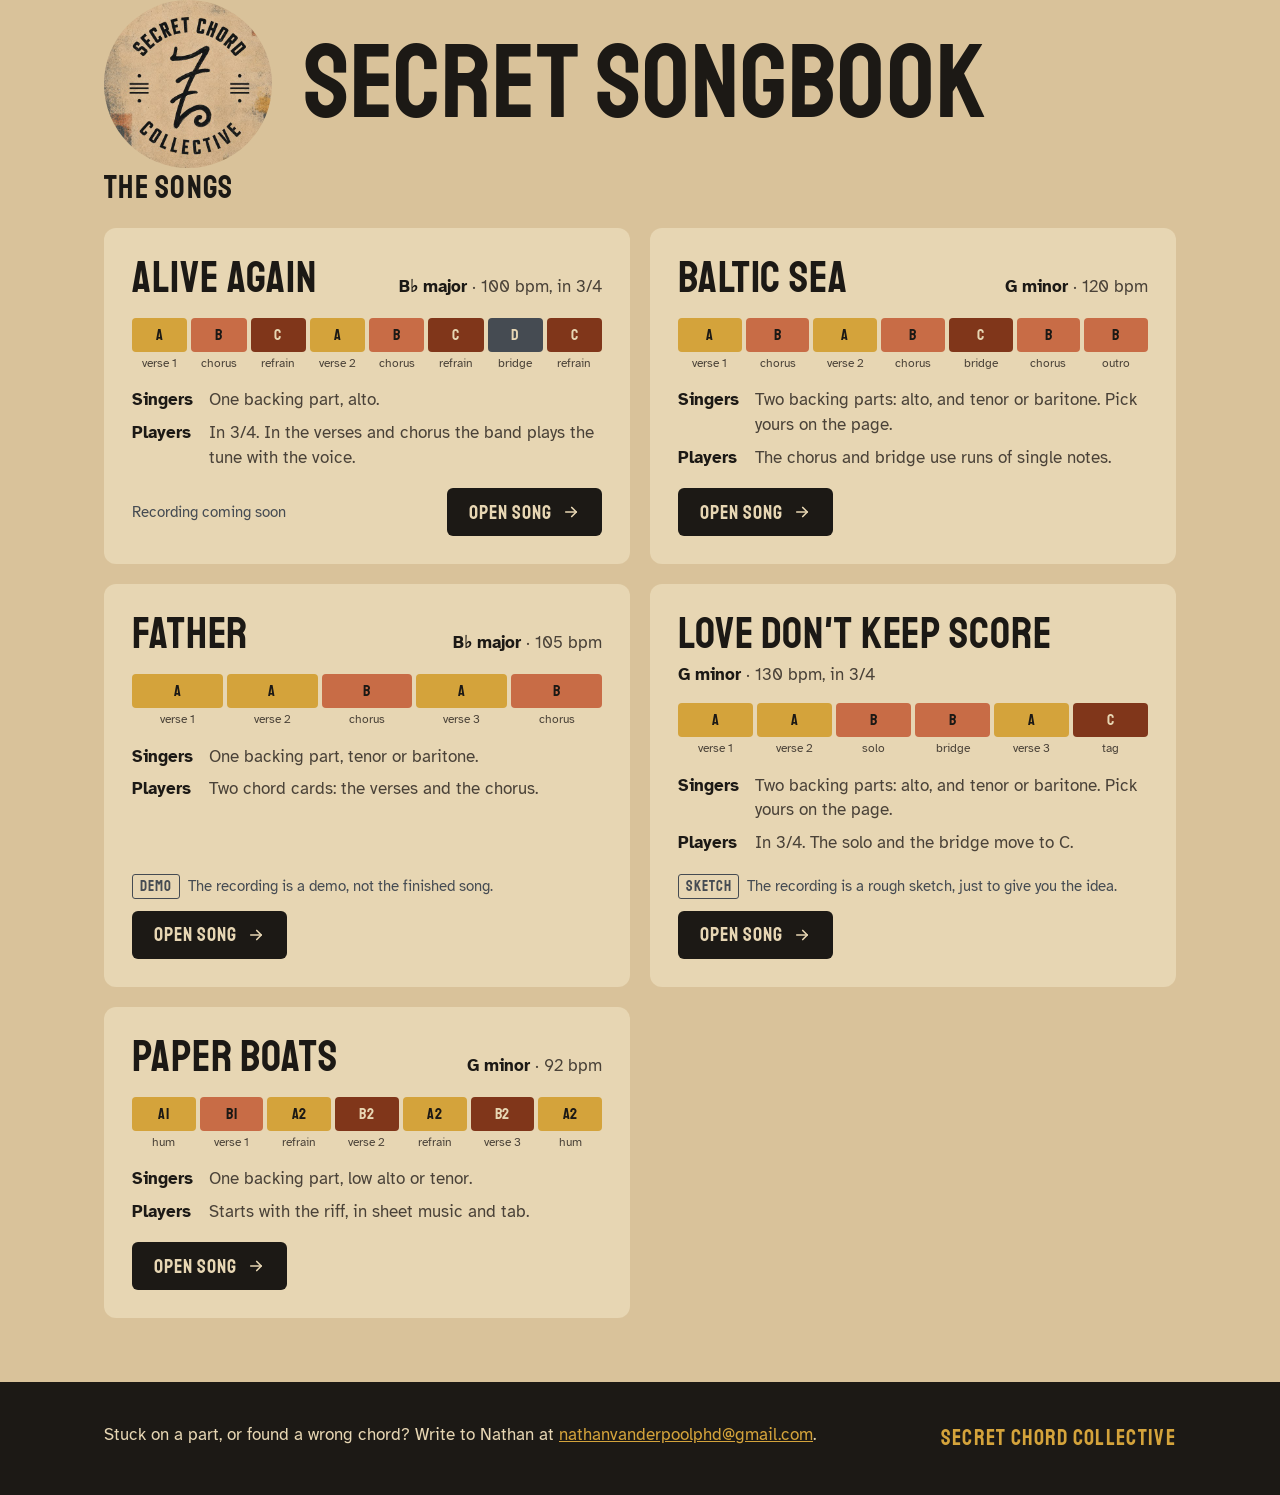
<file: songbook/songbook.html>
<!DOCTYPE html>
<html lang="en">
<head>
<meta charset="utf-8">
<meta name="viewport" content="width=device-width, initial-scale=1, viewport-fit=cover">
<title>Secret Songbook | Secret Chord Collective</title>
<meta name="description" content="The Secret Songbook by Secret Chord Collective: words, chords, and your part to learn for every song.">
<meta property="og:title" content="Secret Songbook">
<meta property="og:description" content="Words, chords, and your part to learn for every song.">
<link rel="stylesheet" href="assets/fonts.css">
<!-- Add to home screen: the logo, named "Songbook"; the pages keep working offline (sw.js) -->
<link rel="manifest" href="manifest.webmanifest">
<link rel="icon" href="assets/icons/favicon-32.png" sizes="32x32">
<link rel="apple-touch-icon" href="assets/icons/apple-touch-icon.png">
<meta name="apple-mobile-web-app-title" content="Songbook">
<meta name="apple-mobile-web-app-capable" content="yes">
<meta name="mobile-web-app-capable" content="yes">
<meta name="theme-color" content="#d9c29a">
<style>
  :root {
    --kraft: #d9c29a;
    --kraft-light: #e7d6b3;
    --ink: #1c1915;
    --ink-soft: #4a4238;
    --rust: #c86c46;
    --rust-ink: #80361a;
    --mustard: #d4a33b;
    --slate: #454b52;
  }
  * { box-sizing: border-box; }
  body { margin: 0; background: var(--kraft); color: var(--ink); font-family: 'Atkinson Hyperlegible', sans-serif; }
  a { color: var(--rust-ink); }
  a:hover { color: var(--ink); }
  .wrap { max-width: 1120px; margin: 0 auto; padding: 0 24px; }
  .display { font-family: 'Staatliches', sans-serif; font-weight: 400; }

  header { display: flex; flex-wrap: wrap; align-items: center; gap: 32px; padding-top: 56px; padding-bottom: 40px; }
  header img { width: 168px; height: 168px; flex: 0 0 auto; display: block; border-radius: 50%; object-fit: cover; background: var(--kraft-light); }
  h1 { margin: 0; flex: 1 1 420px; min-width: 0; font-size: clamp(56px, 9vw, 104px); line-height: .9; letter-spacing: .01em; }
  h2 { margin: 0 0 20px; font-size: 32px; letter-spacing: .04em; }


  .install { padding-bottom: 32px; }
  .install-btn { display: flex; align-items: center; gap: 14px; width: 100%; max-width: 30rem; min-height: 64px; padding: 10px 18px 10px 12px;
    border: 2px solid var(--ink); border-radius: 12px; background: var(--kraft-light); color: var(--ink); text-align: left; cursor: pointer;
    font: 700 18px/1.3 'Atkinson Hyperlegible', sans-serif; }
  .install-btn img { border-radius: 50%; flex: none; }
  .install-btn small { display: block; font-weight: 400; font-size: 15px; color: var(--ink-soft); }
  .install-btn:hover, .install-btn:focus-visible { background: var(--kraft); }
  .install-how { max-width: 30rem; margin: 10px 0 0; font-size: 17px; line-height: 1.5; }
  .install-how svg { vertical-align: -3px; }
  .songs { display: grid; grid-template-columns: repeat(auto-fill, minmax(min(100%, 500px), 1fr)); gap: 20px; padding-bottom: 64px; }
  .song { background: var(--kraft-light); border-radius: 12px; padding: 28px; display: flex; flex-direction: column; gap: 18px; }
  .song-top { display: flex; flex-wrap: wrap; align-items: baseline; justify-content: space-between; gap: 8px 16px; }
  .song h3 { margin: 0; font-size: 44px; line-height: 1; letter-spacing: .02em; }
  .song-top p { margin: 0; font-size: 17px; color: var(--ink-soft); }
  .song-top b { color: var(--ink); }

  .strip { display: grid; grid-auto-flow: column; grid-auto-columns: minmax(0, 1fr); gap: 4px; margin: 0; padding: 0; list-style: none; }
  .strip li { display: flex; flex-direction: column; gap: 4px; min-width: 0; }
  .seg { display: flex; align-items: center; justify-content: center; height: 34px; border-radius: 4px; font-family: 'Staatliches', sans-serif; font-size: 16px; letter-spacing: .04em; color: var(--ink); }
  .pa { background: var(--mustard); }
  .pb1 { background: var(--rust); }
  .pb2 { background: var(--rust-ink); color: var(--kraft-light); }
  .pc { background: var(--slate); color: var(--kraft-light); }
  .cap { font-size: 12px; line-height: 1.2; color: var(--ink-soft); text-align: center; }

  .song dl { margin: 0; display: grid; grid-template-columns: auto 1fr; gap: 8px 16px; font-size: 17px; line-height: 1.45; }
  .song dt { font-weight: 700; }
  .song dd { margin: 0; color: var(--ink-soft); }

  .song-foot { display: flex; flex-wrap: wrap; align-items: center; justify-content: space-between; gap: 12px; margin-top: auto; }
  .status { display: inline-flex; align-items: center; gap: 8px; font-size: 15px; line-height: 1.4; color: var(--slate); }
  .rec-kind { flex: none; font-family: 'Staatliches', sans-serif; font-size: 15px; letter-spacing: .06em; line-height: 1; padding: 4px 7px; border: 1.5px solid var(--slate); border-radius: 3px; }
  .open { display: inline-flex; align-items: center; gap: 10px; min-height: 48px; padding: 0 22px; border-radius: 6px; background: var(--ink); color: var(--kraft-light); text-decoration: none; font-family: 'Staatliches', sans-serif; font-size: 20px; letter-spacing: .05em; }
  .open:hover, .open:focus-visible { background: var(--rust-ink); color: var(--kraft-light); }

  footer { background: var(--ink); color: var(--kraft-light); }
  footer .wrap { padding-top: 40px; padding-bottom: 40px; display: flex; flex-wrap: wrap; justify-content: space-between; gap: 16px 40px; font-size: 17px; line-height: 1.5; }
  footer p { margin: 0; }
  footer a { color: var(--mustard); }
  footer a:hover { color: var(--kraft-light); }
  footer .display { font-size: 22px; letter-spacing: .06em; color: var(--mustard); }

  @media (max-width: 600px) {
    header { padding-top: 32px; gap: 20px; }
    header img { width: 128px; height: 128px; }
    .song { padding: 22px; }
    .song h3 { font-size: 36px; }
  }
</style>
</head>
<body>

<header class="wrap">
  <img src="assets/scc-logo.jpg" alt="Secret Chord Collective logo">
  <h1 class="display">Secret Songbook</h1>
</header>

<!-- Shown only where it helps: Android/Chrome (one tap installs) and iPhone/iPad Safari (tap shows the two steps) -->
<section class="wrap install" id="install" hidden aria-label="Add to home screen">
  <button class="install-btn" id="installBtn" type="button">
    <img src="assets/icons/icon-192.png" alt="" width="40" height="40">
    <span>Add the Songbook to your home screen<small>It opens like an app and works without signal.</small></span>
  </button>
  <p class="install-how" id="installHow" hidden>On iPhone or iPad: tap the Share button
    <svg width="18" height="18" viewBox="0 0 24 24" fill="none" stroke="currentColor" stroke-width="2" stroke-linecap="round" stroke-linejoin="round" aria-hidden="true"><path d="M12 3v12"/><path d="M8 7l4-4 4 4"/><path d="M6 11v9h12v-9"/></svg>
    then <b>Add to Home Screen</b>.</p>
</section>

<main class="wrap" aria-labelledby="songs-h">
  <h2 id="songs-h" class="display">The songs</h2>
  <div class="songs">
    <!-- Songs in alphabetical order. To add one, copy an <article> and keep the order. -->

    <article class="song">
      <div class="song-top">
        <h3 class="display">Alive Again</h3>
        <p><b>B♭ major</b> · 100 bpm, in 3/4</p>
      </div>
      <ol class="strip" aria-label="Song structure">
        <li><span class="seg pa">A</span><span class="cap">verse 1</span></li>
        <li><span class="seg pb1">B</span><span class="cap">chorus</span></li>
        <li><span class="seg pb2">C</span><span class="cap">refrain</span></li>
        <li><span class="seg pa">A</span><span class="cap">verse 2</span></li>
        <li><span class="seg pb1">B</span><span class="cap">chorus</span></li>
        <li><span class="seg pb2">C</span><span class="cap">refrain</span></li>
        <li><span class="seg pc">D</span><span class="cap">bridge</span></li>
        <li><span class="seg pb2">C</span><span class="cap">refrain</span></li>
      </ol>
      <dl>
        <dt>Singers</dt><dd>One backing part, alto.</dd>
        <dt>Players</dt><dd>In 3/4. In the verses and chorus the band plays the tune with the voice.</dd>
      </dl>
      <div class="song-foot">
        <span class="status">Recording coming soon</span>
        <a class="open" href="alive-again.html" aria-label="Open Alive Again">Open song <svg width="18" height="18" viewBox="0 0 24 24" fill="none" stroke="currentColor" stroke-width="2.2" stroke-linecap="round" stroke-linejoin="round" aria-hidden="true"><path d="M5 12h14"/><path d="M13 6l6 6-6 6"/></svg></a>
      </div>
    </article>

    <article class="song">
      <div class="song-top">
        <h3 class="display">Baltic Sea</h3>
        <p><b>G minor</b> · 120 bpm</p>
      </div>
      <ol class="strip" aria-label="Song structure">
        <li><span class="seg pa">A</span><span class="cap">verse 1</span></li>
        <li><span class="seg pb1">B</span><span class="cap">chorus</span></li>
        <li><span class="seg pa">A</span><span class="cap">verse 2</span></li>
        <li><span class="seg pb1">B</span><span class="cap">chorus</span></li>
        <li><span class="seg pb2">C</span><span class="cap">bridge</span></li>
        <li><span class="seg pb1">B</span><span class="cap">chorus</span></li>
        <li><span class="seg pb1">B</span><span class="cap">outro</span></li>
      </ol>
      <dl>
        <dt>Singers</dt><dd>Two backing parts: alto, and tenor or baritone. Pick yours on the page.</dd>
        <dt>Players</dt><dd>The chorus and bridge use runs of single notes.</dd>
      </dl>
      <div class="song-foot">
        <a class="open" href="baltic-sea.html" aria-label="Open Baltic Sea">Open song <svg width="18" height="18" viewBox="0 0 24 24" fill="none" stroke="currentColor" stroke-width="2.2" stroke-linecap="round" stroke-linejoin="round" aria-hidden="true"><path d="M5 12h14"/><path d="M13 6l6 6-6 6"/></svg></a>
      </div>
    </article>

    <article class="song">
      <div class="song-top">
        <h3 class="display">Father</h3>
        <p><b>B♭ major</b> · 105 bpm</p>
      </div>
      <ol class="strip" aria-label="Song structure">
        <li><span class="seg pa">A</span><span class="cap">verse 1</span></li>
        <li><span class="seg pa">A</span><span class="cap">verse 2</span></li>
        <li><span class="seg pb1">B</span><span class="cap">chorus</span></li>
        <li><span class="seg pa">A</span><span class="cap">verse 3</span></li>
        <li><span class="seg pb1">B</span><span class="cap">chorus</span></li>
      </ol>
      <dl>
        <dt>Singers</dt><dd>One backing part, tenor or baritone.</dd>
        <dt>Players</dt><dd>Two chord cards: the verses and the chorus.</dd>
      </dl>
      <div class="song-foot">
        <span class="status"><span class="rec-kind">Demo</span>The recording is a demo, not the finished song.</span>
        <a class="open" href="father.html" aria-label="Open Father">Open song <svg width="18" height="18" viewBox="0 0 24 24" fill="none" stroke="currentColor" stroke-width="2.2" stroke-linecap="round" stroke-linejoin="round" aria-hidden="true"><path d="M5 12h14"/><path d="M13 6l6 6-6 6"/></svg></a>
      </div>
    </article>

    <article class="song">
      <div class="song-top">
        <h3 class="display">Love Don't Keep Score</h3>
        <p><b>G minor</b> · 130 bpm, in 3/4</p>
      </div>
      <ol class="strip" aria-label="Song structure">
        <li><span class="seg pa">A</span><span class="cap">verse 1</span></li>
        <li><span class="seg pa">A</span><span class="cap">verse 2</span></li>
        <li><span class="seg pb1">B</span><span class="cap">solo</span></li>
        <li><span class="seg pb1">B</span><span class="cap">bridge</span></li>
        <li><span class="seg pa">A</span><span class="cap">verse 3</span></li>
        <li><span class="seg pb2">C</span><span class="cap">tag</span></li>
      </ol>
      <dl>
        <dt>Singers</dt><dd>Two backing parts: alto, and tenor or baritone. Pick yours on the page.</dd>
        <dt>Players</dt><dd>In 3/4. The solo and the bridge move to C.</dd>
      </dl>
      <div class="song-foot">
        <span class="status"><span class="rec-kind">Sketch</span>The recording is a rough sketch, just to give you the idea.</span>
        <a class="open" href="love-dont-keep-score.html" aria-label="Open Love Don't Keep Score">Open song <svg width="18" height="18" viewBox="0 0 24 24" fill="none" stroke="currentColor" stroke-width="2.2" stroke-linecap="round" stroke-linejoin="round" aria-hidden="true"><path d="M5 12h14"/><path d="M13 6l6 6-6 6"/></svg></a>
      </div>
    </article>

    <article class="song">
      <div class="song-top">
        <h3 class="display">Paper Boats</h3>
        <p><b>G minor</b> · 92 bpm</p>
      </div>
      <ol class="strip" aria-label="Song structure">
        <li><span class="seg pa">A1</span><span class="cap">hum</span></li>
        <li><span class="seg pb1">B1</span><span class="cap">verse 1</span></li>
        <li><span class="seg pa">A2</span><span class="cap">refrain</span></li>
        <li><span class="seg pb2">B2</span><span class="cap">verse 2</span></li>
        <li><span class="seg pa">A2</span><span class="cap">refrain</span></li>
        <li><span class="seg pb2">B2</span><span class="cap">verse 3</span></li>
        <li><span class="seg pa">A2</span><span class="cap">hum</span></li>
      </ol>
      <dl>
        <dt>Singers</dt><dd>One backing part, low alto or tenor.</dd>
        <dt>Players</dt><dd>Starts with the riff, in sheet music and tab.</dd>
      </dl>
      <div class="song-foot">
        <a class="open" href="paper-boats.html" aria-label="Open Paper Boats">Open song <svg width="18" height="18" viewBox="0 0 24 24" fill="none" stroke="currentColor" stroke-width="2.2" stroke-linecap="round" stroke-linejoin="round" aria-hidden="true"><path d="M5 12h14"/><path d="M13 6l6 6-6 6"/></svg></a>
      </div>
    </article>

  </div>
</main>

<footer>
  <div class="wrap">
    <p>Stuck on a part, or found a wrong chord? Write to Nathan at <a href="mailto:nathanvanderpoolphd@gmail.com">nathanvanderpoolphd@gmail.com</a>.</p>
    <p class="display">Secret Chord Collective</p>
  </div>
</footer>

<script>
/* "Add to home screen": one tap on Android/Chrome; on iPhone Safari there's no button for it, so show the two steps.
   Hidden when the Songbook is already open from the home screen, and in browsers that can't do either. */
(() => {
  const box = document.getElementById('install'), btn = document.getElementById('installBtn'), how = document.getElementById('installHow');
  const installed = matchMedia('(display-mode: standalone)').matches || navigator.standalone;
  if (installed) { try { navigator.storage?.persist?.(); } catch (e) {} return; }   // ask the phone to keep the offline copy
  const ios = /iPhone|iPad|iPod/.test(navigator.userAgent) || (navigator.platform === 'MacIntel' && navigator.maxTouchPoints > 1);
  let prompt = null;
  addEventListener('beforeinstallprompt', e => { e.preventDefault(); prompt = e; box.hidden = false; });
  addEventListener('appinstalled', () => { box.hidden = true; });
  if (ios) box.hidden = false;
  btn.onclick = async () => {
    if (prompt) { prompt.prompt(); const r = await prompt.userChoice; if (r.outcome === 'accepted') box.hidden = true; prompt = null; }
    else { how.hidden = !how.hidden; btn.setAttribute('aria-expanded', !how.hidden); }
  };
})();
</script>
<script>
/* Offline: the first visit saves the whole songbook on the phone (pages, scores, recordings), so it opens without signal */
if ('serviceWorker' in navigator && (location.protocol === 'https:' || location.hostname === 'localhost')) navigator.serviceWorker.register('sw.js').catch(() => {});
</script>
</body>
</html>
</file>
<file: songbook/assets/fonts.css>
/* Atkinson Hyperlegible and Staatliches, hosted with the site so pages work offline (SIL Open Font License, from Fontsource). */
/* atkinson-hyperlegible-latin-ext-400-normal */
@font-face {
  font-family: 'Atkinson Hyperlegible';
  font-style: normal;
  font-display: swap;
  font-weight: 400;
  src: url(fonts/atkinson-hyperlegible-latin-ext-400-normal.woff2) format('woff2');
  unicode-range: U+0100-02BA,U+02BD-02C5,U+02C7-02CC,U+02CE-02D7,U+02DD-02FF,U+0304,U+0308,U+0329,U+1D00-1DBF,U+1E00-1E9F,U+1EF2-1EFF,U+2020,U+20A0-20AB,U+20AD-20C0,U+2113,U+2C60-2C7F,U+A720-A7FF;
}
/* atkinson-hyperlegible-latin-400-normal */
@font-face {
  font-family: 'Atkinson Hyperlegible';
  font-style: normal;
  font-display: swap;
  font-weight: 400;
  src: url(fonts/atkinson-hyperlegible-latin-400-normal.woff2) format('woff2');
  unicode-range: U+0000-00FF,U+0131,U+0152-0153,U+02BB-02BC,U+02C6,U+02DA,U+02DC,U+0304,U+0308,U+0329,U+2000-206F,U+20AC,U+2122,U+2191,U+2193,U+2212,U+2215,U+FEFF,U+FFFD;
}
/* atkinson-hyperlegible-latin-ext-700-normal */
@font-face {
  font-family: 'Atkinson Hyperlegible';
  font-style: normal;
  font-display: swap;
  font-weight: 700;
  src: url(fonts/atkinson-hyperlegible-latin-ext-700-normal.woff2) format('woff2');
  unicode-range: U+0100-02BA,U+02BD-02C5,U+02C7-02CC,U+02CE-02D7,U+02DD-02FF,U+0304,U+0308,U+0329,U+1D00-1DBF,U+1E00-1E9F,U+1EF2-1EFF,U+2020,U+20A0-20AB,U+20AD-20C0,U+2113,U+2C60-2C7F,U+A720-A7FF;
}
/* atkinson-hyperlegible-latin-700-normal */
@font-face {
  font-family: 'Atkinson Hyperlegible';
  font-style: normal;
  font-display: swap;
  font-weight: 700;
  src: url(fonts/atkinson-hyperlegible-latin-700-normal.woff2) format('woff2');
  unicode-range: U+0000-00FF,U+0131,U+0152-0153,U+02BB-02BC,U+02C6,U+02DA,U+02DC,U+0304,U+0308,U+0329,U+2000-206F,U+20AC,U+2122,U+2191,U+2193,U+2212,U+2215,U+FEFF,U+FFFD;
}
/* atkinson-hyperlegible-latin-ext-400-italic */
@font-face {
  font-family: 'Atkinson Hyperlegible';
  font-style: italic;
  font-display: swap;
  font-weight: 400;
  src: url(fonts/atkinson-hyperlegible-latin-ext-400-italic.woff2) format('woff2');
  unicode-range: U+0100-02BA,U+02BD-02C5,U+02C7-02CC,U+02CE-02D7,U+02DD-02FF,U+0304,U+0308,U+0329,U+1D00-1DBF,U+1E00-1E9F,U+1EF2-1EFF,U+2020,U+20A0-20AB,U+20AD-20C0,U+2113,U+2C60-2C7F,U+A720-A7FF;
}
/* atkinson-hyperlegible-latin-400-italic */
@font-face {
  font-family: 'Atkinson Hyperlegible';
  font-style: italic;
  font-display: swap;
  font-weight: 400;
  src: url(fonts/atkinson-hyperlegible-latin-400-italic.woff2) format('woff2');
  unicode-range: U+0000-00FF,U+0131,U+0152-0153,U+02BB-02BC,U+02C6,U+02DA,U+02DC,U+0304,U+0308,U+0329,U+2000-206F,U+20AC,U+2122,U+2191,U+2193,U+2212,U+2215,U+FEFF,U+FFFD;
}
/* staatliches-latin-ext-400-normal */
@font-face {
  font-family: 'Staatliches';
  font-style: normal;
  font-display: swap;
  font-weight: 400;
  src: url(fonts/staatliches-latin-ext-400-normal.woff2) format('woff2');
  unicode-range: U+0100-02BA,U+02BD-02C5,U+02C7-02CC,U+02CE-02D7,U+02DD-02FF,U+0304,U+0308,U+0329,U+1D00-1DBF,U+1E00-1E9F,U+1EF2-1EFF,U+2020,U+20A0-20AB,U+20AD-20C0,U+2113,U+2C60-2C7F,U+A720-A7FF;
}
/* staatliches-latin-400-normal */
@font-face {
  font-family: 'Staatliches';
  font-style: normal;
  font-display: swap;
  font-weight: 400;
  src: url(fonts/staatliches-latin-400-normal.woff2) format('woff2');
  unicode-range: U+0000-00FF,U+0131,U+0152-0153,U+02BB-02BC,U+02C6,U+02DA,U+02DC,U+0304,U+0308,U+0329,U+2000-206F,U+20AC,U+2122,U+2191,U+2193,U+2212,U+2215,U+FEFF,U+FFFD;
}
</file>
